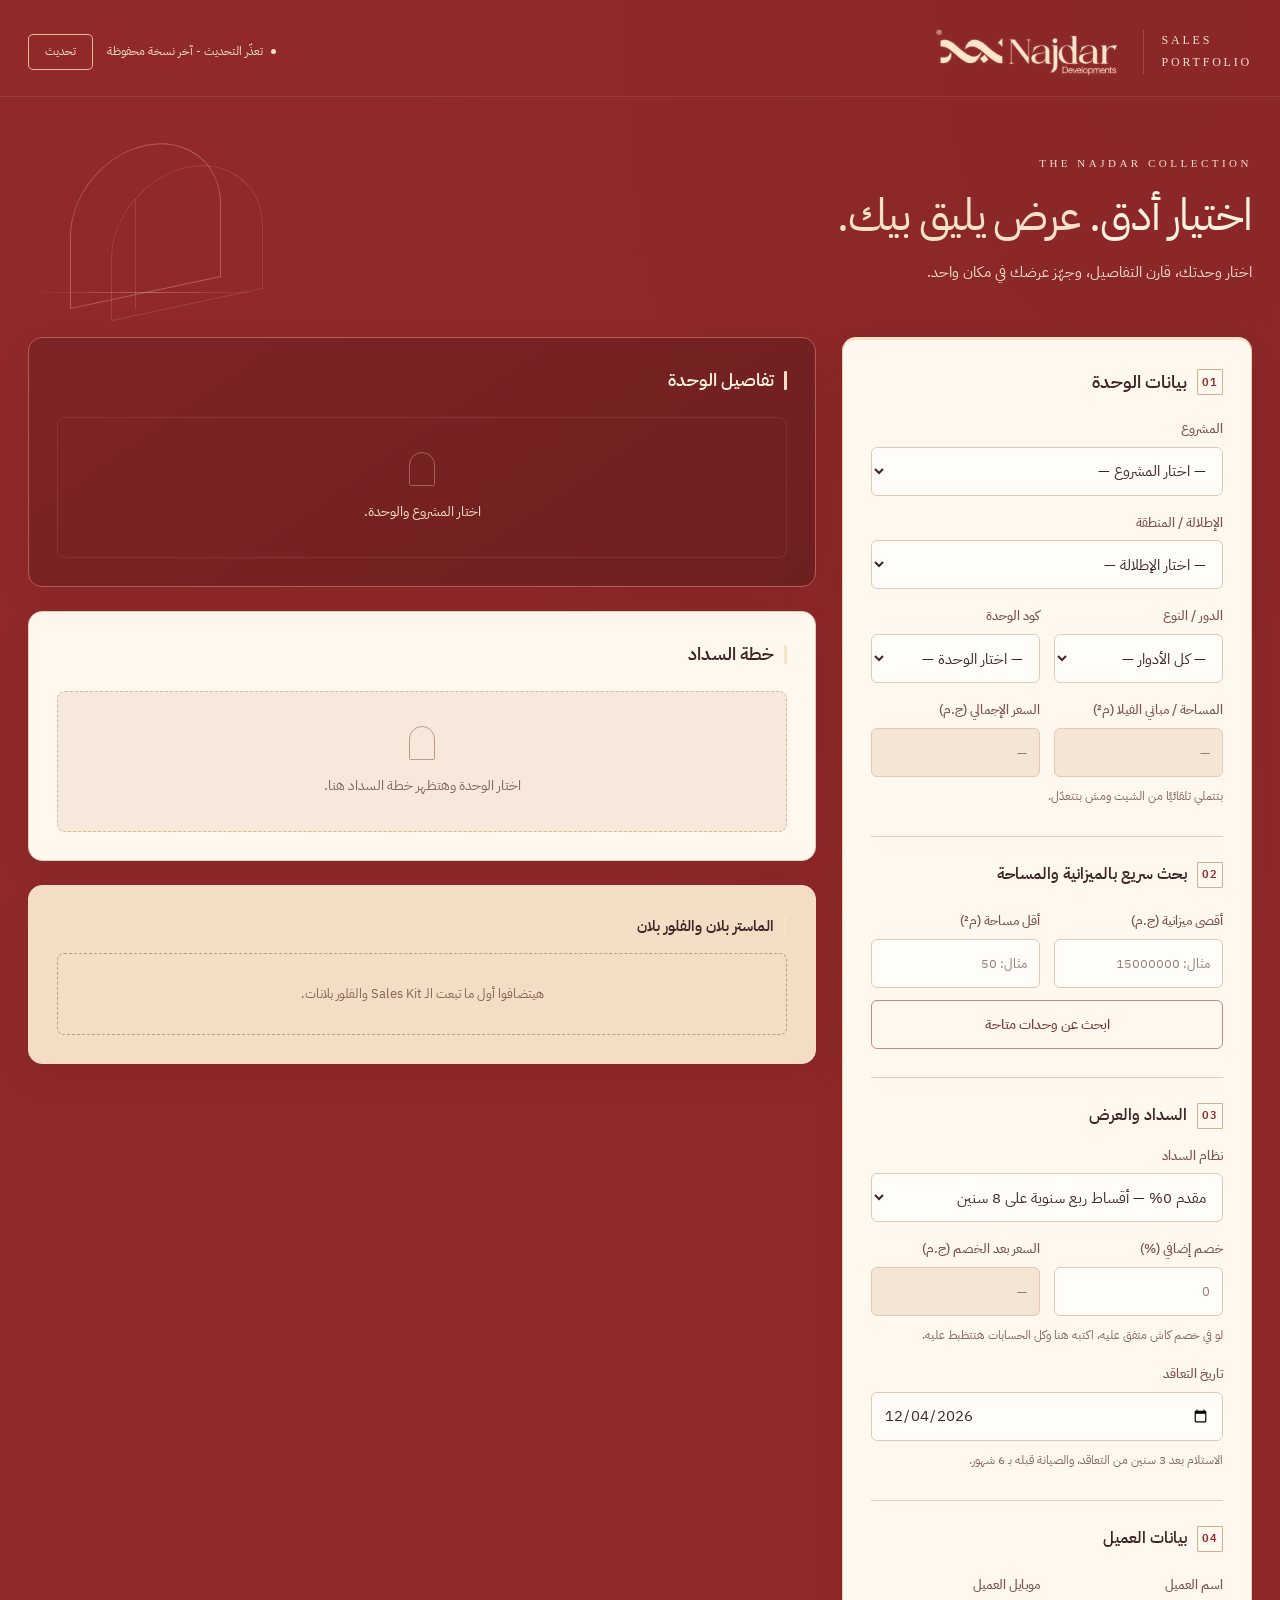
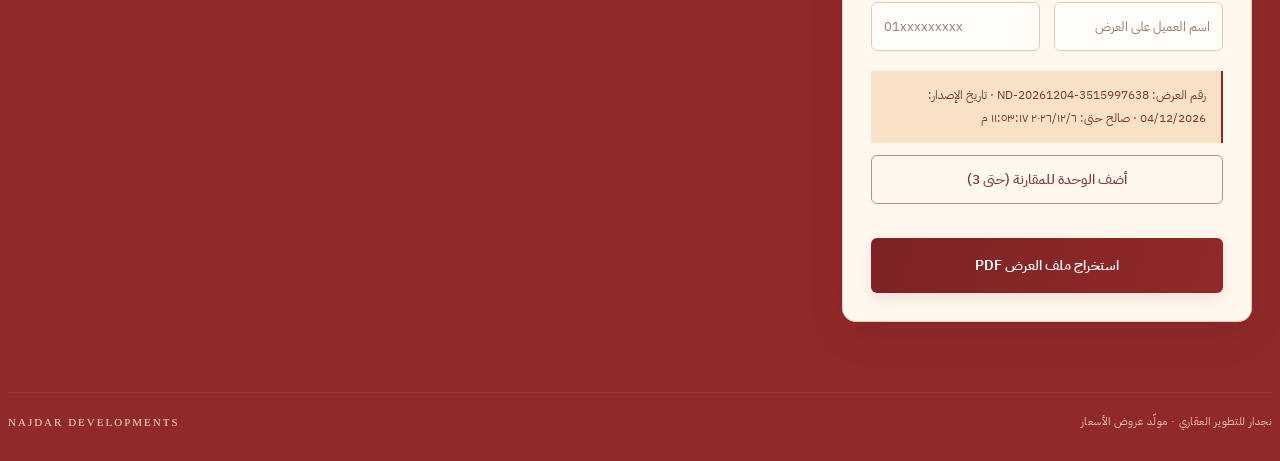
<file: index.html>
<!DOCTYPE html>
<html lang="ar" dir="rtl">
<head>
<meta charset="UTF-8">
<meta name="viewport" content="width=device-width, initial-scale=1.0, viewport-fit=cover">
<title>NAJDAR — مولّد عروض الأسعار</title>
<link rel="preload" href="5-readex-arabic-600.woff2" as="font" type="font/woff2" crossorigin>
<link rel="preload" href="4-readex-arabic-500.woff2" as="font" type="font/woff2" crossorigin>
<style>
/* arabic */
@font-face {
  font-family: 'Readex Pro';
  font-style: normal;
  font-weight: 500;
  font-display: swap;
  src: url('4-readex-arabic-500.woff2') format('woff2');
  unicode-range: U+0600-06FF, U+0750-077F, U+0870-0891, U+0897-08E1, U+08E3-08FF, U+200C-200E, U+2010-2011, U+204F, U+2E41, U+FB50-FDFF, U+FE70-FE74, U+FE76-FEFC, U+102E0-102FB, U+10E60-10E7E, U+10EC2-10EC7, U+10EC9-10EEE, U+10EF0-10EFF, U+1EE00-1EE03, U+1EE05-1EE1F, U+1EE21-1EE22, U+1EE24, U+1EE27, U+1EE29-1EE32, U+1EE34-1EE37, U+1EE39, U+1EE3B, U+1EE42, U+1EE47, U+1EE49, U+1EE4B, U+1EE4D-1EE4F, U+1EE51-1EE52, U+1EE54, U+1EE57, U+1EE59, U+1EE5B, U+1EE5D, U+1EE5F, U+1EE61-1EE62, U+1EE64, U+1EE67-1EE6A, U+1EE6C-1EE72, U+1EE74-1EE77, U+1EE79-1EE7C, U+1EE7E, U+1EE80-1EE89, U+1EE8B-1EE9B, U+1EEA1-1EEA3, U+1EEA5-1EEA9, U+1EEAB-1EEBB, U+1EEF0-1EEF1;
}
/* latin-ext */
@font-face {
  font-family: 'Readex Pro';
  font-style: normal;
  font-weight: 500;
  font-display: swap;
  src: url('8-readex-latin-ext-500.woff2') format('woff2');
  unicode-range: U+0100-02BA, U+02BD-02C5, U+02C7-02CC, U+02CE-02D7, U+02DD-02FF, U+0304, U+0308, U+0329, U+1D00-1DBF, U+1E00-1E9F, U+1EF2-1EFF, U+2020, U+20A0-20AB, U+20AD-20C4, U+2113, U+2C60-2C7F, U+A720-A7FF;
}
/* latin */
@font-face {
  font-family: 'Readex Pro';
  font-style: normal;
  font-weight: 500;
  font-display: swap;
  src: url('6-readex-latin-500.woff2') format('woff2');
  unicode-range: U+0000-00FF, U+0131, U+0152-0153, U+02BB-02BC, U+02C6, U+02DA, U+02DC, U+0304, U+0308, U+0329, U+2000-206F, U+20AC, U+2122, U+2191, U+2193, U+2212, U+2215, U+FEFF, U+FFFD;
}
/* arabic */
@font-face {
  font-family: 'Readex Pro';
  font-style: normal;
  font-weight: 600;
  font-display: swap;
  src: url('5-readex-arabic-600.woff2') format('woff2');
  unicode-range: U+0600-06FF, U+0750-077F, U+0870-0891, U+0897-08E1, U+08E3-08FF, U+200C-200E, U+2010-2011, U+204F, U+2E41, U+FB50-FDFF, U+FE70-FE74, U+FE76-FEFC, U+102E0-102FB, U+10E60-10E7E, U+10EC2-10EC7, U+10EC9-10EEE, U+10EF0-10EFF, U+1EE00-1EE03, U+1EE05-1EE1F, U+1EE21-1EE22, U+1EE24, U+1EE27, U+1EE29-1EE32, U+1EE34-1EE37, U+1EE39, U+1EE3B, U+1EE42, U+1EE47, U+1EE49, U+1EE4B, U+1EE4D-1EE4F, U+1EE51-1EE52, U+1EE54, U+1EE57, U+1EE59, U+1EE5B, U+1EE5D, U+1EE5F, U+1EE61-1EE62, U+1EE64, U+1EE67-1EE6A, U+1EE6C-1EE72, U+1EE74-1EE77, U+1EE79-1EE7C, U+1EE7E, U+1EE80-1EE89, U+1EE8B-1EE9B, U+1EEA1-1EEA3, U+1EEA5-1EEA9, U+1EEAB-1EEBB, U+1EEF0-1EEF1;
}
/* latin-ext */
@font-face {
  font-family: 'Readex Pro';
  font-style: normal;
  font-weight: 600;
  font-display: swap;
  src: url('9-readex-latin-ext-600.woff2') format('woff2');
  unicode-range: U+0100-02BA, U+02BD-02C5, U+02C7-02CC, U+02CE-02D7, U+02DD-02FF, U+0304, U+0308, U+0329, U+1D00-1DBF, U+1E00-1E9F, U+1EF2-1EFF, U+2020, U+20A0-20AB, U+20AD-20C4, U+2113, U+2C60-2C7F, U+A720-A7FF;
}
/* latin */
@font-face {
  font-family: 'Readex Pro';
  font-style: normal;
  font-weight: 600;
  font-display: swap;
  src: url('7-readex-latin-600.woff2') format('woff2');
  unicode-range: U+0000-00FF, U+0131, U+0152-0153, U+02BB-02BC, U+02C6, U+02DA, U+02DC, U+0304, U+0308, U+0329, U+2000-206F, U+20AC, U+2122, U+2191, U+2193, U+2212, U+2215, U+FEFF, U+FFFD;
}
</style>
<style>
:root{--red:#91292A;--red2:#6E1B1D;--ink:#2B1B1B;--cream:#FFE5CC;--glacier:#F3ECE3;--paper:#FCF8F2;--line:#E3D6C6;--gold:#B8863B;--mut:#7A6B62}
*{box-sizing:border-box;margin:0;padding:0}
html{scroll-padding-top:env(safe-area-inset-top,0px)}
body{padding-top:env(safe-area-inset-top,0px);padding-bottom:env(safe-area-inset-bottom,0px)}
body{font-family:'Readex Pro',sans-serif;background:var(--glacier);color:var(--ink);min-height:100dvh}
header{background:var(--red);color:#fff;padding:22px 32px;display:flex;justify-content:space-between;align-items:center;flex-wrap:wrap;gap:10px}
.brand{display:flex;align-items:center;gap:18px;direction:ltr}
.brand img{height:44px;width:auto;display:block}
.brand span{font-size:22px;font-weight:600;letter-spacing:1px;color:var(--cream);padding-inline-start:18px;border-inline-start:1px solid rgba(255,229,204,.4)}
.sync{font-size:12.5px;opacity:.9;display:flex;gap:10px;align-items:center}
.sync button{background:transparent;color:#fff;border:1px solid rgba(255,255,255,.4);border-radius:8px;padding:5px 12px;font:inherit;font-size:12px;cursor:pointer}
.wrap{max-width:1200px;margin:0 auto;padding:26px 18px 60px;display:grid;grid-template-columns:380px 1fr;gap:22px}
.wrap>*{min-width:0}
@media(max-width:940px){.wrap{grid-template-columns:1fr}}
.card{background:var(--paper);border:1px solid var(--line);border-radius:12px;padding:22px}
.card h2{font-size:16px;font-weight:600;margin-bottom:14px}
label{display:block;font-size:13px;font-weight:500;margin:14px 0 6px;color:#4a3a34}
input,select{width:100%;padding:11px 13px;border:1.5px solid var(--line);border-radius:8px;font:inherit;font-size:15px;background:#fff;color:var(--ink);min-height:46px}
input[readonly]{background:#F3ECE3;color:var(--ink);font-weight:600;cursor:default}
input:focus,select:focus,button:focus-visible,a:focus-visible{outline:2px solid var(--gold);outline-offset:1px}
.row2{display:grid;grid-template-columns:1fr 1fr;gap:12px}
.hint{font-size:12px;color:var(--mut);margin-top:5px}
.btn{width:100%;margin-top:22px;background:var(--red);color:#fff;border:none;border-radius:9px;padding:15px;font:inherit;font-size:15px;font-weight:600;cursor:pointer;display:flex;justify-content:center;align-items:center;text-decoration:none;min-height:50px}
.btn:hover{background:var(--red2)}.btn:disabled{opacity:.6;cursor:wait}
#saveBar{background:var(--cream);color:var(--red2);border:1.5px solid var(--red);margin-top:10px;display:none}
.stack{display:flex;flex-direction:column;gap:22px}
.facts{display:grid;grid-template-columns:repeat(4,1fr);gap:10px}
@media(max-width:640px){.facts{grid-template-columns:repeat(2,1fr)}}
.fact{background:#fff;border:1px solid var(--line);border-radius:8px;padding:11px 13px}
.fact span{font-size:12px;color:var(--mut)}
.fact b{display:block;font-size:16px;margin-top:3px;direction:ltr;text-align:right}
.fact.key b{color:var(--red)}
.tbl{max-height:440px;overflow:auto;border:1px solid var(--line);border-radius:8px;background:#fff;margin-top:14px}
table{width:100%;border-collapse:collapse;font-size:13px;direction:rtl}
th{position:sticky;top:0;background:var(--red);color:#fff;font-weight:500;padding:9px 10px;text-align:right}
td{padding:7px 10px;border-bottom:1px solid #f0e8dc;white-space:nowrap}
tr.dp td{background:#F6EBDD;font-weight:600}
tr.mt td{background:#FFE5CC;font-weight:600;color:var(--red2)}
tr.tot td{background:var(--red);color:#fff;font-weight:600}
.empty{padding:36px 16px;text-align:center;color:var(--mut);font-size:14px}
.ph{border:1.5px dashed var(--line);border-radius:8px;padding:26px;text-align:center;color:var(--mut);font-size:13.5px}
#toast{position:fixed;bottom:20px;left:50%;transform:translateX(-50%);background:var(--red2);color:#fff;padding:11px 18px;border-radius:9px;font-size:14px;opacity:0;transition:opacity .25s;pointer-events:none;max-width:88%;text-align:center}
h2.sec{font-size:14px;font-weight:600;margin:24px 0 2px;padding-top:16px;border-top:1px dashed var(--line)}
.btn2{width:100%;margin-top:12px;background:#fff;color:var(--red);border:1.5px solid var(--red);border-radius:9px;padding:11px;font:inherit;font-size:14px;font-weight:600;cursor:pointer;min-height:44px}
.btn2:hover{background:var(--cream)}
.offerline{margin-top:12px;background:var(--cream);border:1px solid var(--gold);border-radius:8px;padding:10px 12px;font-size:12.5px;color:var(--red2);font-weight:600;text-align:center}
#results{margin-top:12px;display:none;border:1px solid var(--line);border-radius:8px;background:#fff;max-height:280px;overflow:auto}
.resrow{display:flex;justify-content:space-between;align-items:center;gap:8px;padding:10px 12px;border-bottom:1px solid #f0e8dc;cursor:pointer;font-size:13.5px}
.resrow:hover{background:var(--cream)}
.resrow .c{font-weight:600;direction:ltr}
.resrow .d{color:var(--mut);font-size:12px}
.chips{display:flex;flex-wrap:wrap;gap:8px;margin-top:12px}
.chip{background:var(--red);color:#fff;border-radius:20px;padding:5px 12px;font-size:12.5px;display:flex;gap:8px;align-items:center;direction:ltr}
.chip button{background:transparent;border:none;color:#fff;cursor:pointer;font-size:14px;padding:0}
.cmptbl{overflow-x:auto;border:1px solid var(--line);border-radius:8px;background:#fff}
.cmptbl table{direction:rtl}
.cmptbl th,.cmptbl td{text-align:right;white-space:nowrap}
.cmptbl th:first-child{position:sticky;right:0;background:var(--red)}
.cmptbl td:first-child{position:sticky;right:0;background:#FBF7F1;font-weight:600}

</style>
<style id="premium-v4">
/* Premium visual layer. Application and PDF scripts are unchanged. */
@font-face{font-family:'Plex Arabic';font-style:normal;font-weight:400;font-display:swap;src:url('3-plex-arabic-400.ttf') format('truetype')}
@font-face{font-family:'Plex Arabic';font-style:normal;font-weight:500;font-display:swap;src:url('4-plex-arabic-500.ttf') format('truetype')}
@font-face{font-family:'Plex Arabic';font-style:normal;font-weight:600;font-display:swap;src:url('5-plex-arabic-600.ttf') format('truetype')}
:root{--red:#91292a;--red2:#6e1f20;--ink:#402526;--cream:#f7e2c7;--glacier:#91292a;--paper:#fff8ef;--line:#e5ccb5;--gold:#f7e2c7;--mut:#84655b}
body{font-family:'Plex Arabic','Readex Pro',sans-serif;background:#91292a;background-image:radial-gradient(ellipse at 90% 0,rgba(110,31,32,.2),transparent 45%);line-height:1.65;-webkit-font-smoothing:antialiased}
header{background:transparent;max-width:1320px;margin:auto;padding:28px 28px 20px;border-bottom:1px solid #ffffff17;gap:20px}
.brand{gap:22px}.brand img{height:48px}.brand span{font-family:Georgia,serif;font-weight:400;font-size:12px;letter-spacing:2.8px;line-height:1.8;max-width:120px;color:#f7e2c7;border-color:#ffffff25}
.sync{color:#f7e2c7;opacity:1;gap:14px;font-size:12px;flex-wrap:wrap}.sync span{display:flex;align-items:center;gap:8px}.sync span:before{content:'';width:5px;height:5px;border-radius:50%;background:#f7e2c7;flex-shrink:0}.sync button{border-color:#e5bd9c;border-radius:5px;min-height:36px;padding:4px 16px;color:#f7e2c7;transition:background .2s}.sync button:hover{background:#ffffff0c}
.hero{max-width:1320px;margin:0 auto;padding:48px 28px 44px;display:flex;align-items:center;justify-content:space-between;gap:36px;position:relative;overflow:hidden;color:#fff1df}
.hero-copy{position:relative;z-index:1}.eyebrow{font-family:Georgia,serif;font-size:11px;letter-spacing:3.5px;color:#f7e2c7;direction:ltr;text-align:right;margin-bottom:12px}.hero h1{font-size:clamp(30px,3.4vw,46px);font-weight:400;letter-spacing:-1.1px;line-height:1.45}.hero h1 span{color:#f7e2c7}.hero p{color:#f7e2c7;font-size:15px;font-weight:400;margin-top:13px}
.hero-art{width:235px;height:148px;position:relative;margin-inline-end:40px;flex-shrink:0;opacity:.65;direction:ltr}.hero-art:before,.hero-art:after{content:'';position:absolute;inset:0 42px;border:1px solid #f7e2c770;border-radius:110px 110px 0 0;transform:skewY(-12deg)}.hero-art:after{inset:22px 0 -12px 83px;border-color:#f7e2c736}.hero-art i{position:absolute;bottom:0;left:0;width:235px;height:1px;background:linear-gradient(90deg,transparent,#f7e2c780,transparent)}.hero-art i:after{content:'';position:absolute;width:1px;height:110px;background:#f7e2c736;left:107px;bottom:-16px}
.wrap{max-width:1320px;padding:0 28px 70px;grid-template-columns:410px minmax(0,1fr);gap:26px;align-items:start}
.card{border-radius:14px;padding:28px;border:1px solid #e5ccb5;box-shadow:0 14px 40px #00000012;overflow:hidden}.card h2{font-size:18px;font-weight:600;margin-bottom:22px;display:flex;align-items:center;gap:10px;line-height:1.6}.card h2:before{content:'';width:3px;height:19px;background:var(--gold);border-radius:1px;flex-shrink:0}
.wrap>.card{border-top:3px solid var(--gold);counter-reset:sections}.wrap>.card h2{counter-increment:sections}.wrap>.card h2:before{content:'0' counter(sections);font-size:11px;width:24px;height:24px;border:1px solid #d4b093;color:#91292a;background:transparent;display:inline-flex;align-items:center;justify-content:center;letter-spacing:1px;line-height:1;direction:ltr}
label{font-size:13px;margin:17px 0 7px;color:#79534d;font-weight:500;line-height:1.6}
input,select{border:1px solid #e3c9b1;border-radius:6px;font-size:15px;background:#fffdf9;padding:10px 12px;min-height:49px;transition:border-color .2s,box-shadow .2s;max-width:100%;font-weight:400}input:hover,select:hover{border-color:#bd8d79}input:focus,select:focus{outline:0;border-color:#91292a;box-shadow:0 0 0 3px #f7e2c720}input::placeholder{color:#987c70;font-size:13px}input[readonly]{background:#f4e5d5;border-color:#e3c9b1;font-size:16px;font-weight:600;color:#6e3530}.row2{gap:14px}.row2>div{min-width:0}.hint{font-size:12px;line-height:1.9;color:#84655b;margin-top:8px}
h2.sec{border-top:1px solid #e3c9b1;padding-top:25px;margin:28px 0 6px;font-size:16px}
.btn,.btn2{border-radius:6px;transition:background .2s,box-shadow .2s,transform .2s;min-height:49px;font-size:14px}.btn{background:linear-gradient(110deg,#7d2325,#91292a);padding:16px;box-shadow:0 5px 14px #91292a20}.btn:hover{background:#7d2325;box-shadow:0 7px 18px #91292a30}.btn2{border:1px solid #bd8d79;background:transparent;color:#7d3730;font-weight:500;padding:11px}.btn2:hover{background:#f7e2c7}.offerline{border:0;border-inline-start:2px solid #91292a;background:#f7e2c7;color:#7d3730;text-align:start;border-radius:0;font-size:12px;font-weight:400;line-height:1.9;padding:13px 15px;margin-top:20px}
.stack{gap:24px}.stack>.card:first-child{background:linear-gradient(145deg,#7e2426,#6e1f20);border-color:#b55b52;color:#fff1df;position:relative}.stack>.card:first-child h2{color:#fff1df}.stack>.card:first-child .facts{grid-template-columns:repeat(3,minmax(0,1fr));gap:1px;background:#d9ae8d45;border:1px solid #d9ae8d45;border-radius:8px;overflow:hidden}.stack>.card:first-child .fact{border:0;border-radius:0;background:#7b2325;padding:18px 16px;min-height:87px}.stack>.card:first-child .fact span{color:#e6c3a9}.stack>.card:first-child .fact b{color:#fff1df;font-size:18px;font-weight:500;line-height:1.6;overflow-wrap:anywhere}.stack>.card:first-child .fact.key{background:#91292a}.stack>.card:first-child .fact.key b{color:#f7e2c7;font-size:23px}.stack>.card:first-child .empty{color:#f7e2c7;background:transparent;border:1px solid #ffffff15}
.facts{gap:12px;grid-template-columns:repeat(3,minmax(0,1fr))}.fact{background:#f4e7d9;border:1px solid #e3c9b1;border-radius:7px;padding:16px 14px;min-width:0}.fact span{font-size:12px;line-height:1.8;display:block}.fact b{font-size:20px;line-height:1.5;margin-top:6px;font-weight:600;overflow-wrap:anywhere}.fact.key{background:#f7e2c7;border-color:#d4b093}.fact.key b{color:#91292a}
.tbl{border-radius:7px;border-color:#e3c9b1;max-height:470px;margin-top:22px;scrollbar-width:thin;scrollbar-color:#bc8d76 #f6e9dc}.tbl th,.cmptbl th{background:#91292a;color:#f7e2c7;padding:13px 14px;font-size:12px}.tbl td,.cmptbl td{padding:11px 14px;border-color:#f0ddcb}.tbl tr:nth-child(even):not(.dp):not(.mt):not(.tot) td{background:#fff8ef}.tbl tr.dp td{background:#f7e2c7}.tbl tr.mt td{background:#f2d7b9;color:#78352e}.tbl tr.tot td{background:#91292a;color:#fff1df}.cmptbl{border-radius:7px;border-color:#e3c9b1}.cmptbl th:first-child{background:#91292a}.cmptbl td:first-child{background:#f7e2c7}
.empty{padding:34px 20px;font-size:14px;font-weight:400;border:1px dashed #d8b89c;border-radius:8px;background:#f6e9dc}.empty:before{content:'';display:block;width:24px;height:32px;border:1px solid #b57c62;border-radius:16px 16px 2px 2px;margin:0 auto 14px;opacity:.75}.ph{padding:28px 22px;border:1px dashed #d8b89c;border-radius:7px;line-height:1.9;background:#f6e9dc;font-size:13px}.stack>.card:has(.ph){order:3;background:#f3ddc4;border-color:#f3ddc4}.stack>.card:has(.ph) h2{font-size:15px;margin-bottom:15px}.stack>.card:has(.ph) .ph{background:transparent;border-color:#c29a7d}
.chip{background:#91292a;color:#f7e2c7;border:1px solid #b55b52;padding:7px 12px;border-radius:5px}.chip button{min-width:24px;min-height:24px;color:#f7e2c7}.chips{gap:7px}.resrow{padding:14px 12px;border-color:#ecd4bd;font-size:13px;flex-wrap:wrap}.resrow .c:last-child{color:#91292a}.resrow:hover{background:#f7e2c7}#results{border-radius:7px}#toast{background:#f7e2c7;color:#6e1f20;box-shadow:0 8px 30px #0005;border:1px solid #c29a7d;z-index:50}#planTag{font-size:12px!important;font-weight:400;line-height:1.8}#saveBar{background:#f7e2c7;border-color:#c29a7d;color:#6e1f20}
.footer-note{max-width:1264px;margin:0 auto;padding:0 0 30px;color:#e6c3a9;font-size:11px;display:flex;justify-content:space-between;border-top:1px solid #ffffff14;padding-top:20px;gap:12px;letter-spacing:.4px}.footer-note span:last-child{direction:ltr;font-family:Georgia,serif;letter-spacing:2px;color:#f7e2c7}
@media(min-width:1500px){.hero{padding-top:55px;padding-bottom:48px}.wrap{gap:30px;grid-template-columns:430px minmax(0,1fr)}}
@media(max-width:1000px){.wrap{grid-template-columns:360px minmax(0,1fr);gap:18px}.card{padding:22px}.facts,.stack>.card:first-child .facts{grid-template-columns:repeat(2,minmax(0,1fr))}.hero-art{margin-inline-end:0;width:180px;transform:scale(.85)}.footer-note{margin-inline:28px}}
@media(max-width:850px){header{padding:22px 22px 17px}.wrap{grid-template-columns:1fr;padding:0 22px 42px;gap:22px}.hero{padding:32px 22px 30px}.hero h1{font-size:34px}.hero-art{height:110px;width:150px;transform:scale(.7);transform-origin:left center}.stack{gap:20px}.card{padding:25px}.facts,.stack>.card:first-child .facts{grid-template-columns:repeat(3,minmax(0,1fr))}.footer-note{margin-inline:22px}}
@media(max-width:520px){header{padding:20px 18px 15px;gap:18px}.brand{gap:18px}.brand img{height:39px}.brand span{font-size:9px;max-width:90px;letter-spacing:2px;padding-inline-start:15px}.sync{justify-content:space-between;width:100%;font-size:10.5px;gap:8px}.sync button{font-size:11px;min-height:34px;padding-inline:14px}.hero{padding:29px 18px 28px}.hero h1{font-size:30px;letter-spacing:-.8px}.hero p{font-size:13px;line-height:1.9;max-width:300px}.eyebrow{font-size:9px;letter-spacing:2.6px;margin-bottom:10px}.hero-art{position:absolute;inset-inline-end:-55px;top:17px;opacity:.18;transform:scale(.75);z-index:0}.hero-copy{max-width:100%}.wrap{padding:0 12px 34px;gap:18px}.card{padding:22px 17px;border-radius:10px}.card h2{font-size:17px;margin-bottom:18px}.row2{gap:10px}label{font-size:12px}.facts,.stack>.card:first-child .facts{grid-template-columns:repeat(2,minmax(0,1fr))}.fact{padding:14px 11px}.fact b{font-size:18px}.stack>.card:first-child .fact{padding:14px 12px}.stack>.card:first-child .fact b{font-size:17px}.stack>.card:first-child .fact.key b{font-size:21px}.tbl td,.tbl th{padding:10px 8px;font-size:11px}.stack .card h2{flex-wrap:wrap}.footer-note{margin-inline:18px;font-size:10px;flex-wrap:wrap}.ph{padding:20px 15px}.cmptbl{scrollbar-width:thin}input,select{font-size:16px}#plan{font-size:13px}.btn,.btn2{font-size:13px}.hint{font-size:11px}}
@media(prefers-reduced-motion:reduce){*{transition:none!important;scroll-behavior:auto!important}}

@media(max-width:520px){.row2:has(#level){grid-template-columns:1fr}.row2:has(#level) label{margin-top:13px}}


input:focus-visible,select:focus-visible,button:focus-visible,a:focus-visible{outline-color:#91292a}.sync button:focus-visible{outline-color:#f7e2c7}
</style>
</head>
<body>
<header>
  <div class="brand"><img id="logoImg" alt="Najdar Developments"><span>SALES<br>PORTFOLIO</span></div>
  <div class="sync"><span id="syncTxt">جاري تحميل الوحدات…</span><button id="refreshBtn" type="button">تحديث</button></div>
</header>
<section class="hero" aria-labelledby="page-title">
  <div class="hero-copy">
    <div class="eyebrow">THE NAJDAR COLLECTION</div>
    <h1 id="page-title">اختيار أدق. <span>عرض يليق بيك.</span></h1>
    <p>اختار وحدتك، قارن التفاصيل، وجهّز عرضك في مكان واحد.</p>
  </div>
  <div class="hero-art" aria-hidden="true"><i></i></div>
</section>
<div class="wrap">
  <div id="bldBanner" hidden style="margin:0 0 14px;padding:14px 16px;border:1px solid #c9a96b;border-right:5px solid #c9a96b;border-radius:8px;background:#fbf6ea;color:#3a2a1a;line-height:1.9">
    <b id="bldTitle"></b>
    <div id="bldMsg" style="font-size:14px"></div>
    <a href="1-masterplan-preview.html" style="font-size:13px;text-decoration:underline;color:#7a1f2b">← رجوع للماستر بلان</a>
  </div>
  <div class="card">
    <h2>بيانات الوحدة</h2>
    <label for="project">المشروع</label>
    <select id="project"></select>
    <label for="view">الإطلالة / المنطقة</label>
    <select id="view"></select>
    <div class="row2">
      <div><label for="level">الدور / النوع</label><select id="level"></select></div>
      <div><label for="unit">كود الوحدة</label><select id="unit"></select></div>
    </div>
    <div class="row2">
      <div><label for="area">المساحة / مباني الفيلا (م²)</label><input id="area" type="text" readonly tabindex="-1" placeholder="—"></div>
      <div><label for="price">السعر الإجمالي (ج.م)</label><input id="price" type="text" readonly tabindex="-1" placeholder="—"></div>
    </div>
    <div class="hint">بتتملي تلقائيًا من الشيت ومش بتتعدّل.</div>
    <h2 class="sec">بحث سريع بالميزانية والمساحة</h2>
    <div class="row2">
      <div><label for="budget">أقصى ميزانية (ج.م)</label><input id="budget" type="number" min="0" inputmode="numeric" placeholder="مثال: 15000000"></div>
      <div><label for="minArea">أقل مساحة (م²)</label><input id="minArea" type="number" min="0" inputmode="numeric" placeholder="مثال: 50"></div>
    </div>
    <button class="btn2" id="searchBtn" type="button">ابحث عن وحدات متاحة</button>
    <div id="results"></div>
    <h2 class="sec">السداد والعرض</h2>
    <label for="plan">نظام السداد</label>
    <select id="plan">
      <option value="a">مقدم 0% — أقساط ربع سنوية على 8 سنين</option>
      <option value="b">مقدم 5% — أقساط ربع سنوية على 9 سنين</option>
      <option value="c">مقدم 10% — أقساط ربع سنوية على 10 سنين</option>
    </select>
    <div class="row2">
      <div><label for="disc">خصم إضافي (%)</label><input id="disc" type="number" min="0" max="90" step="0.5" inputmode="decimal" placeholder="0"></div>
      <div><label for="netPrice">السعر بعد الخصم (ج.م)</label><input id="netPrice" type="text" readonly tabindex="-1" placeholder="—"></div>
    </div>
    <div class="hint">لو في خصم كاش متفق عليه، اكتبه هنا وكل الحسابات هتتظبط عليه.</div>
    <label for="dpDate">تاريخ التعاقد</label>
    <input id="dpDate" type="date">
    <div class="hint">الاستلام بعد 3 سنين من التعاقد، والصيانة قبله بـ 6 شهور.</div>
    <h2 class="sec">بيانات العميل</h2>
    <div class="row2">
      <div><label for="cName">اسم العميل</label><input id="cName" maxlength="45" type="text" placeholder="اسم العميل على العرض"></div>
      <div><label for="cPhone">موبايل العميل</label><input id="cPhone" maxlength="22" type="tel" inputmode="tel" placeholder="01xxxxxxxxx"></div>
    </div>
    <div class="offerline" id="offerLine"></div>
    <button class="btn2" id="cmpBtn" type="button">أضف الوحدة للمقارنة (حتى 3)</button>
    <div class="chips" id="chips"></div>
    <button class="btn" id="exportBtn" type="button">استخراج ملف العرض PDF</button>
    <a class="btn" id="saveBar" target="_blank" rel="noopener">افتح / احفظ ملف الـ PDF</a>
  </div>
  <div class="stack">
    <div class="card">
      <h2>تفاصيل الوحدة</h2>
      <div id="unitInfo"><div class="empty">اختار المشروع والوحدة.</div></div>
    </div>
    <div class="card" id="cmpCard" style="display:none">
      <h2>مقارنة الوحدات</h2>
      <div id="cmpArea"></div>
    </div>
    <div class="card">
      <h2>الماستر بلان والفلور بلان</h2>
      <div class="ph">هيتضافوا أول ما تبعت الـ Sales Kit والفلور بلانات.</div>
    </div>
    <div class="card">
      <h2>خطة السداد <span id="planTag" style="font-weight:400;font-size:13px;color:var(--mut)"></span></h2>
      <div id="payArea"><div class="empty">اختار الوحدة وهتظهر خطة السداد هنا.</div></div>
    </div>
  </div>
</div>
<footer class="footer-note"><span>نجدار للتطوير العقاري · مولّد عروض الأسعار</span><span>NAJDAR DEVELOPMENTS</span></footer>
<div id="toast" role="status"></div>
<script src="2-units-data.js"></script>
<script>
const LOGO='[data-uri]';  /* لوجو Najdar (كريمي شفاف) */
const CONFIG = {
  SHEET_XLSX_URL: 'https://docs.google.com/spreadsheets/d/1DQTmWHmKkkNNI5mcQDg3P0dzelndi-9m/export?format=xlsx',
  AVAILABLE_WORDS: ['available','متاح'],
  AUTO_REFRESH_SEC: 30,
  MAINT_PCT: 0.10,
  MAINT_MONTHS_BEFORE: 6,
  DELIVERY_MONTHS: 36,
  SALES_KIT_PAGES: [],
};
const PLANS = {
  a:{name:'0% DP — 8 Years',  ar:'مقدم 0% — 8 سنين',  dp:0,    n:32},
  b:{name:'5% DP — 9 Years',  ar:'مقدم 5% — 9 سنين',  dp:.05,  n:36},
  c:{name:'10% DP — 10 Years',ar:'مقدم 10% — 10 سنين',dp:.10,  n:40},
};
const PROJECTS = {halo:'Halo Mall', meray:'Meray 2'};
const ISSUED = new Date();
const EXPIRES = new Date(ISSUED.getTime()+48*60*60*1000);
const OFFER_NO = 'ND-' + ISSUED.getFullYear() + String(ISSUED.getMonth()+1).padStart(2,'0') + String(ISSUED.getDate()).padStart(2,'0') + '-' + String(crypto.getRandomValues(new Uint32Array(1))[0]);
const $ = id => document.getElementById(id);
$('logoImg').src=LOGO;
const fmt = n => Math.round(n).toLocaleString('en-US');
const pct = p => (p*100).toFixed(3).replace(/\.?0+$/,'') + '%';
const dstr = d => String(d.getDate()).padStart(2,'0')+'/'+String(d.getMonth()+1).padStart(2,'0')+'/'+d.getFullYear();
function addMonths(d,m){ const x=new Date(d), day=x.getDate(); x.setDate(1); x.setMonth(x.getMonth()+m); const last=new Date(x.getFullYear(),x.getMonth()+1,0).getDate(); x.setDate(Math.min(day,last)); return x; }
function toast(m,ms){ const t=$('toast'); t.textContent=m; t.style.opacity=1; clearTimeout(t._h); t._h=setTimeout(()=>t.style.opacity=0,ms||3500); }
$('offerLine').textContent = 'رقم العرض: '+OFFER_NO+' · تاريخ الإصدار: '+dstr(ISSUED)+' · صالح حتى: '+EXPIRES.toLocaleString('ar-EG',{timeZone:'Africa/Cairo'});

/* ============ تحميل الوحدات: لايف من الشيت، واحتياطي النسخة المحفوظة ============ */
const num = v => { const n=parseFloat(String(v==null?'':v).replace(/[^0-9.\-]/g,'')); return isNaN(n)?0:n; };
const isAvail = u => CONFIG.AVAILABLE_WORDS.some(w=>String(u.status||'').trim().toLowerCase()===w.toLowerCase());
function mapSheetRows(header, rows, mapper){
  const H=header.map(h=>String(h||'').trim().toLowerCase()), ix=n=>H.indexOf(n.trim().toLowerCase());
  return rows.map(r=>mapper(ix,r)).filter(u=>u&&u.code);
}
function unitsFromWorkbook(wb){
  const out=[];
  const halo=wb.Sheets['Inventory'];
  if(halo){
    const rows=XLSX.utils.sheet_to_json(halo,{header:1,defval:''});
    if(rows.length>1) out.push(...mapSheetRows(rows[0],rows.slice(1),(ix,r)=>{
      const g=n=>{const i=ix(n); return i<0?'':r[i];};
      const u={p:'halo',view:String(g('View')).trim(),level:String(g('Level')).trim(),code:String(g('Code')).trim(),
        typ:String(g('Actev.')).trim(),inA:num(g('Indoor Area')),outA:num(g('Outdoor Area')),inM:num(g('Indoor Meter Price')),
        outM:num(g('Outdoor Meter Price')),inP:num(g('INdoor Price')),outP:num(g('Outdoor Price')),total:num(g('Total Price')),status:String(g('Status')).trim()};
      if(!u.total) u.total=u.inP+u.outP;
      return u;
    }).filter(isAvail));
  }
  const mer=wb.Sheets['Meray 2 Availability'];
  if(mer){
    const rows=XLSX.utils.sheet_to_json(mer,{header:1,defval:''});
    /* الصف الأول عنوان المشروع، التاني هو الهيدر */
    const hi=rows.findIndex(r=>r.some(c=>String(c).toLowerCase().includes('villa')));
    if(hi>=0) out.push(...mapSheetRows(rows[hi],rows.slice(hi+1),(ix,r)=>{
      const g=n=>{const i=ix(n); return i<0?'':r[i];};
      const status=String(r[12]||'').trim();
      const no=String(g('VILLA NO')).trim();
      if(!no) return null;
      return {p:'meray',view:'Compound A',level:String(g('TYPE')).trim(),code:'V'+no,typ:String(g('TYPE')).trim(),
        inA:num(g('T. Building Area Net SQM')),outA:num(g('GARDEN')),inM:0,outM:0,inP:0,outP:0,
        total:num(g(' T. Price ')),status,land:num(g('Land Area SQM')),roof:num(g('open area in roof'))};
    }).filter(isAvail));
  }
  return out;
}
let UNITS=[], _xlsxP=null;
function ensureXLSX(){
  if(window.XLSX) return Promise.resolve();
  if(!_xlsxP) _xlsxP=new Promise((res,rej)=>{
    const s=document.createElement('script'); s.src='3-xlsx.full.min.js';
    s.onload=res; s.onerror=()=>{ _xlsxP=null; rej(new Error('xlsx lib failed')); };
    document.head.appendChild(s);
  });
  return _xlsxP;
}
function setUnits(list){ UNITS=list; keepSelection(fillProjects); CMP=CMP.filter(c=>findUnit(c)); renderCmp(); $('saveBar').style.display='none'; }
function syncLabel(){
  let t=''; try{ t=localStorage.getItem('nd_time'); }catch(e){}
  const tm=t?new Date(t):null;
  return tm?tm.toLocaleTimeString('ar-EG',{hour:'2-digit',minute:'2-digit'})+' '+tm.toLocaleDateString('ar-EG',{day:'numeric',month:'numeric'}):'';
}
async function loadUnits(manual){
  if(!UNITS.length){
    let cached=null;
    try{ cached=JSON.parse(localStorage.getItem('nd_units')||'null'); }catch(e){}
    setUnits((cached&&cached.length)?cached:BAKED_UNITS);
    $('syncTxt').textContent=cached?('آخر نسخة محفوظة: '+syncLabel()):'وحدات محفوظة — 21/11/2026';
  }
  if(manual) $('syncTxt').textContent='جاري التحديث…';
  try{
    await ensureXLSX();
    const r=await fetch(CONFIG.SHEET_XLSX_URL+(CONFIG.SHEET_XLSX_URL.includes('?')?'&':'?')+'t='+Date.now(),{cache:'no-store',credentials:'omit',signal:AbortSignal.timeout(15000)});
    if(!r.ok) throw new Error('HTTP '+r.status);
    const wb=XLSX.read(await r.arrayBuffer(),{type:'array'});
    const live=unitsFromWorkbook(wb);
    if(!wb.Sheets['Inventory'] || !wb.Sheets['Meray 2 Availability']) throw new Error('missing required tabs');
    setUnits(live);
    try{ localStorage.setItem('nd_units',JSON.stringify(live)); localStorage.setItem('nd_time',new Date().toISOString()); }catch(e){}
    $('syncTxt').textContent='محدّث لايف من الشيت — '+syncLabel();
    if(manual) toast('اتحدّثت الوحدات من الشيت.');
  }catch(e){
    $('syncTxt').textContent='تعذّر التحديث - آخر نسخة محفوظة '+syncLabel();
    if(manual) toast('مقدرتش أوصل للشيت لايف. بعرض آخر نسخة محفوظة.');
  }
  lastLoad=Date.now();
}
let lastLoad=0;
function keepSelection(fn){
  const pr=$('project').value, v=$('view').value, l=$('level').value, c=$('unit').value, oldP=$('price').value;
  fn();
  if(pr){ $('project').value=pr; fillViews(); }
  if(v){ $('view').value=v; fillLevels(); }
  if(l){ $('level').value=l; fillCodes(); }
  if(c){
    $('unit').value=c;
    if($('unit').value===c){ showUnit(); if(oldP && $('price').value!==oldP) toast('سعر الوحدة '+c+' اتغيّر في الشيت — راجع العرض.',6000); }
    else toast('الوحدة '+c+' بقت مش متاحة (اتباعت أو اتشالت).',6000);
  }
}
if(CONFIG.AUTO_REFRESH_SEC>0){
  setInterval(()=>{ if(!document.hidden) loadUnits(false); }, CONFIG.AUTO_REFRESH_SEC*1000);
  document.addEventListener('visibilitychange',()=>{ if(!document.hidden && Date.now()-lastLoad>3600000) loadUnits(false); });
}

/* ============ القوايم ============ */
const uniq = a => [...new Set(a)].filter(x=>x!==''&&x!=null);
function opts(list,ph){ return '<option value="">'+ph+'</option>'+list.map(v=>`<option>${v}</option>`).join(''); }
function fillProjects(){
  const ps=uniq(UNITS.map(u=>u.p));
  $('project').innerHTML='<option value="">— اختار المشروع —</option>'+ps.map(p=>`<option value="${p}">${PROJECTS[p]||p}</option>`).join('');
  fillViews();
}
function fillViews(){
  const p=$('project').value;
  $('view').innerHTML=opts(uniq(UNITS.filter(u=>!p||u.p===p).map(u=>u.view)).sort(),'— اختار الإطلالة —');
  fillLevels();
}
function fillLevels(){
  const p=$('project').value, v=$('view').value;
  const L=uniq(UNITS.filter(u=>(!p||u.p===p)&&(!v||u.view===v)).map(u=>u.level));
  $('level').innerHTML=opts(L,'— كل الأدوار —'); fillCodes();
}
function fillCodes(){
  const p=$('project').value, v=$('view').value, l=$('level').value;
  const L=UNITS.filter(u=>(!p||u.p===p)&&(!v||u.view===v)&&(!l||u.level===l));
  $('unit').innerHTML='<option value="">'+(L.length?'— اختار الوحدة —':'مفيش وحدات متاحة')+'</option>'+L.map(u=>`<option value="${u.code}">${u.code}</option>`).join('');
  showUnit();
}
const cur = () => UNITS.find(u=>u.code===$('unit').value && (!$('project').value||u.p===$('project').value) && (!$('view').value||u.view===$('view').value));
const unitArea = u => +(u.land ? u.inA : u.inA+u.outA).toFixed(2);
function discPct(){ return Math.min(Math.max(parseFloat($('disc').value)||0,0),90)/100; }
function showUnit(){
  const u=cur(), d=discPct();
  $('area').value=u?unitArea(u):'';
  $('price').value=u?Math.round(u.total):'';
  $('netPrice').value=u&&d>0?fmt(u.total*(1-d)):'';
  if(!u){ $('unitInfo').innerHTML='<div class="empty">اختار المشروع والوحدة.</div>'; renderTable(); return; }
  let facts=`<div class="fact"><span>الكود</span><b>${u.code}</b></div>
    <div class="fact"><span>المشروع</span><b>${PROJECTS[u.p]||u.p}</b></div>
    <div class="fact"><span>الإطلالة / الدور</span><b>${[u.view,u.level].filter(Boolean).join(' / ')||'—'}</b></div>
    <div class="fact"><span>النشاط</span><b>${u.typ||'—'}</b></div>`;
  if(u.land){ facts+=`<div class="fact"><span>مساحة الأرض</span><b>${u.land} م²</b></div>
    <div class="fact"><span>مساحة المباني</span><b>${u.inA} م²</b></div>
    <div class="fact"><span>الجاردن</span><b>${u.outA} م²</b></div>
    <div class="fact"><span>الروف المفتوح</span><b>${u.roof} م²</b></div>`; }
  else { facts+=`<div class="fact"><span>مساحة داخلية</span><b>${u.inA} م²</b></div>
    <div class="fact"><span>مساحة خارجية</span><b>${u.outA} م²</b></div>
    <div class="fact"><span>سعر المتر داخلي</span><b>${fmt(u.inM)}</b></div>`; }
  facts+=`<div class="fact key"><span>الإجمالي</span><b>${fmt(u.total)}</b></div>`;
  $('unitInfo').innerHTML=`<div class="facts">${facts}</div>`;
  renderTable();
}

/* ============ البحث العكسي ============ */
function doSearch(){
  const b=parseFloat($('budget').value)||0, a=parseFloat($('minArea').value)||0;
  if(!b&&!a){ toast('اكتب ميزانية أو مساحة الأول.'); return; }
  const L=UNITS.filter(u=>(!b||u.total<=b)&&(!a||unitArea(u)>=a)).sort((x,y)=>x.total-y.total);
  const R=$('results');
  if(!L.length){ R.style.display='block'; R.innerHTML='<div class="empty">مفيش وحدات مطابقة — جرّب توسّع البحث.</div>'; return; }
  R.style.display='block';
  R.innerHTML=L.slice(0,40).map(u=>`<div class="resrow" data-p="${u.p}" data-v="${u.view}" data-l="${u.level}" data-c="${u.code}">
    <span class="c">${u.code}</span><span class="d">${PROJECTS[u.p]||u.p} · ${unitArea(u)} م²</span><span class="c">${fmt(u.total)}</span></div>`).join('')
    +(L.length>40?`<div class="hint" style="padding:8px 12px">+ ${L.length-40} وحدة تانية — ضيّق البحث.</div>`:'');
  R.querySelectorAll('.resrow').forEach(el=>el.addEventListener('click',()=>{
    $('project').value=el.dataset.p; fillViews();
    $('view').value=el.dataset.v; fillLevels();
    if(el.dataset.l){ $('level').value=el.dataset.l; fillCodes(); }
    $('unit').value=el.dataset.c; showUnit();
    R.style.display='none';
    window.scrollTo({top:0,behavior:'smooth'});
    toast('اتختارت الوحدة '+el.dataset.c);
  }));
}

/* ============ حسابات السداد ============ */
function scheduleFor(u, planKey, d0, disc){
  const list=u.total, P=list*(1-(disc||0));
  if(P<=0) return null;
  const pl=PLANS[planKey], rows=[];
  const q=(1-pl.dp)/pl.n;
  if(pl.dp>0) rows.push({kind:'dp',name:'المقدم',en:'Down Payment',date:new Date(d0),amt:P*pl.dp,pct:pl.dp});
  for(let i=1;i<=pl.n;i++)
    rows.push({kind:'in',name:'القسط '+i,en:'Installment '+i,date:addMonths(d0,(pl.dp>0?i:i-1)*3),amt:P*q,pct:q});
  const mDate=addMonths(d0,CONFIG.DELIVERY_MONTHS-CONFIG.MAINT_MONTHS_BEFORE);
  const mRow={kind:'mt',name:'الصيانة (10%)',en:'Maintenance (10%)',date:mDate,amt:P*CONFIG.MAINT_PCT,pct:CONFIG.MAINT_PCT};
  const at=rows.findIndex(r=>r.date>mDate); at<0?rows.push(mRow):rows.splice(at,0,mRow);
  return {rows,P,list,pl,q,maint:mRow.amt,mDate,deliver:addMonths(d0,CONFIG.DELIVERY_MONTHS),d0,
    monthly:P*q/3, grand:P+mRow.amt};
}
function schedule(){
  const u=cur(); if(!u) return null;
  return scheduleFor(u, $('plan').value, $('dpDate').valueAsDate||new Date(), discPct());
}
function renderTable(){
  const s=schedule(); $('planTag').textContent=s?'· '+s.pl.ar:'';
  if(!s){ $('payArea').innerHTML='<div class="empty">اختار الوحدة وهتظهر خطة السداد هنا.</div>'; return; }
  const d=discPct();
  let h=`<div class="facts">
    <div class="fact"><span>السعر${d>0?' (قبل الخصم)':''}</span><b>${fmt(s.list)}</b></div>
    ${d>0?`<div class="fact key"><span>بعد خصم ${pct(d)}</span><b>${fmt(s.P)}</b></div>`:''}
    <div class="fact"><span>المقدم (${Math.round(s.pl.dp*100)}%)</span><b>${fmt(s.P*s.pl.dp)}</b></div>
    <div class="fact key"><span>القسط الربع سنوي</span><b>${fmt(s.P*s.q)}</b></div>
    <div class="fact"><span>المعادل الشهري</span><b>${fmt(s.monthly)}</b></div>
    <div class="fact"><span>الصيانة (10%) — ${dstr(s.mDate)}</span><b>${fmt(s.maint)}</b></div>
    <div class="fact key"><span>الإجمالي شامل الصيانة</span><b>${fmt(s.grand)}</b></div></div>
    <div class="hint">الاستلام المتوقع: ${dstr(s.deliver)} · الصيانة خارج السعر وبتتدفع قبل الاستلام بـ 6 شهور.</div>
    <div class="tbl"><table><thead><tr><th>البند</th><th>التاريخ</th><th>المبلغ (ج.م)</th><th>%</th></tr></thead><tbody>`;
  s.rows.forEach(r=>{ h+=`<tr class="${r.kind==='in'?'':r.kind}"><td>${r.name}</td><td>${dstr(r.date)}</td><td>${fmt(r.amt)}</td><td>${pct(r.pct)}</td></tr>`; });
  h+=`<tr class="tot"><td>الإجمالي (سعر الوحدة)</td><td></td><td>${fmt(s.P)}</td><td>100%</td></tr>
      <tr class="tot"><td>الصيانة (خارج السعر)</td><td></td><td>${fmt(s.maint)}</td><td>10%</td></tr>
      <tr class="tot"><td>الإجمالي شامل الصيانة</td><td></td><td>${fmt(s.grand)}</td><td></td></tr></tbody></table></div>`;
  $('payArea').innerHTML=h;
}

/* ============ المقارنة ============ */
let CMP=[];
function findUnit(code){ return UNITS.find(u=>u.code===code); }
function renderCmp(){
  const box=$('cmpCard');
  if(!CMP.length){ box.style.display='none'; $('chips').innerHTML=''; return; }
  box.style.display='block';
  $('chips').innerHTML=CMP.map(c=>`<span class="chip">${c}<button type="button" data-c="${c}" title="إزالة">×</button></span>`).join('');
  $('chips').querySelectorAll('button').forEach(b=>b.addEventListener('click',()=>{ CMP=CMP.filter(x=>x!==b.dataset.c); renderCmp(); }));
  const d0=$('dpDate').valueAsDate||new Date(), disc=discPct();
  const us=CMP.map(findUnit).filter(Boolean);
  const rowsDef=[
    ['المشروع',u=>PROJECTS[u.p]||u.p],
    ['الإطلالة / الدور',u=>[u.view,u.level].filter(Boolean).join(' / ')||'—'],
    ['المساحة',u=>unitArea(u)+' م²'],
    ['السعر',u=>fmt(u.total*(1-disc))],
    ['القسط الربع سنوي',u=>{const s=scheduleFor(u,$('plan').value,d0,disc);return fmt(s.P*s.q);}],
    ['المعادل الشهري',u=>{const s=scheduleFor(u,$('plan').value,d0,disc);return fmt(s.monthly);}],
    ['الصيانة (10%)',u=>{const s=scheduleFor(u,$('plan').value,d0,disc);return fmt(s.maint);}],
    ['الإجمالي شامل الصيانة',u=>{const s=scheduleFor(u,$('plan').value,d0,disc);return fmt(s.grand);}],
  ];
  let h='<div class="cmptbl"><table><thead><tr><th></th>'+us.map(u=>`<th>${u.code}</th>`).join('')+'</tr></thead><tbody>';
  rowsDef.forEach(rw=>{ h+='<tr><td>'+rw[0]+'</td>'+us.map(u=>`<td>${rw[1](u)}</td>`).join('')+'</tr>'; });
  h+='</tbody></table></div><div class="hint">الحسابات على نظام السداد والخصم المختارين حاليًا.</div>';
  $('cmpArea').innerHTML=h;
}

/* ============ PDF ============ */
const _arCache={};
function arImg(str,pt,weight,color){
  const key=str+'|'+pt+'|'+weight+'|'+color;
  if(_arCache[key]) return _arCache[key];
  const SS=3, fs=pt*SS;
  const c=document.createElement('canvas'), x=c.getContext('2d');
  x.font=weight+' '+fs+'px "Readex Pro"'; x.direction='rtl';
  const w=Math.ceil(x.measureText(str).width)+2*SS;
  c.width=w; c.height=Math.ceil(fs*1.5);
  x.font=weight+' '+fs+'px "Readex Pro"'; x.direction='rtl';
  x.fillStyle=color; x.textBaseline='alphabetic'; x.textAlign='left';
  x.fillText(str,SS,fs*1.15);
  const out={data:c.toDataURL('image/png'),w_mm:w/SS*0.2646,h_mm:c.height/SS*0.2646,asc_mm:fs*1.15/SS*0.2646};
  _arCache[key]=out; return out;
}
function arText(doc,str,x,baseY,o){
  o=o||{}; const img=arImg(String(str),o.pt||9,o.weight||500,o.color||'#2B1B1B');
  let ix=x; if(o.align==='right') ix=x-img.w_mm; else if(o.align==='center') ix=x-img.w_mm/2;
  doc.addImage(img.data,'PNG',ix,baseY-img.asc_mm,img.w_mm,img.h_mm);
  return img.w_mm;
}
function drawPaymentPage(doc,W,H,s,u){
  const INK='#2B1B1B',RED='#91292A',MUT='#7A6B62',LINE='#E3D6C6';
  doc.setFillColor('#F3ECE3'); doc.rect(0,0,W,H,'F');
  const TW=210, X0=(W-TW)/2, MT=12, HB=30; doc.setFillColor(RED); doc.rect(X0,MT,TW,HB,'F');
  doc.addImage(LOGO,'PNG',X0+TW-34,MT+3,30,30*134/522);
  arText(doc,'خطة السداد — '+s.pl.ar,X0+6,MT+9,{pt:13,weight:600,color:'#FFFFFF'});
  const info1='الوحدة: '+u.code+' · المشروع: '+(PROJECTS[u.p]||u.p)+' · '+[u.view,u.level].filter(Boolean).join(' / ');
  const info2='المساحة: '+unitArea(u)+' م² · التعاقد: '+dstr(s.d0)+' · الاستلام: '+dstr(s.deliver);
  arText(doc,info1,X0+6,MT+16,{pt:8.5,color:'#FFE5CC'});
  arText(doc,info2,X0+6,MT+22,{pt:8.5,color:'#FFE5CC'});
  const cn=$('cName').value.trim(), cp=$('cPhone').value.trim();
  arText(doc,(cn?'العميل: '+cn:'')+(cn&&cp?' · ':'')+(cp?'موبايل: '+cp:''),X0+TW-38,MT+16,{pt:8.5,color:'#FFE5CC',align:'right'});
  arText(doc,'رقم العرض: '+OFFER_NO+' · الإصدار: '+dstr(ISSUED)+' · ساري 48 ساعة',X0+TW-38,MT+22,{pt:8.5,color:'#FFE5CC',align:'right'});
  let y=MT+HB;
  arText(doc,'المعادل الشهري: '+fmt(s.monthly)+' ج.م · الإجمالي شامل الصيانة: '+fmt(s.grand)+' ج.م',X0+TW/2,y+6,{pt:9,weight:600,color:RED,align:'center'}); y+=9;
  const d=discPct();
  if(d>0){
    arText(doc,'سعر الوحدة: '+fmt(s.list)+' ج.م · خصم إضافي: '+pct(d)+' · السعر بعد الخصم: '+fmt(s.P)+' ج.م',X0+TW/2,y+7,{pt:9.5,weight:600,color:RED,align:'center'});
    y+=10;
  }
  const all=s.rows.map(r=>({ar:r.name,v:[dstr(r.date),fmt(r.amt),pct(r.pct)],kind:r.kind}));
  all.push({ar:'الإجمالي (سعر الوحدة)',v:['',fmt(s.P),'100%'],kind:'tot'});
  all.push({ar:'الصيانة (خارج السعر)',v:['',fmt(s.maint),'10%'],kind:'tot'});
  all.push({ar:'الإجمالي شامل الصيانة',v:['',fmt(s.grand),''],kind:'tot'});
  const x0=X0, tw=TW, topY=y, botY=H-13;
  const rh=Math.min(8.5,(botY-topY)/(all.length+1)), fs=Math.min(10,rh*2.0);
  const cw=[tw*.36,tw*.20,tw*.28,tw*.16];
  let yy=topY;
  const line=(arName,vals,fill,color,bold)=>{
    doc.setFillColor(fill); doc.setDrawColor(LINE); doc.rect(x0,yy,tw,rh,'FD');
    doc.setTextColor(color); doc.setFont('helvetica',bold?'bold':'normal'); doc.setFontSize(fs);
    let x=x0;
    arText(doc,arName,x+tw-4,yy+rh/2+fs*0.09,{pt:fs*0.95,weight:bold?600:500,color:color,align:'right'});
    vals.forEach((v,i)=>{ const cx=x+tw-cw[0]-cw.slice(1).slice(0,i+1).reduce((a,b)=>a+b,0);
      if(/[\u0600-\u06ff]/.test(String(v))) arText(doc,v,cx+cw[i+1]-4,yy+rh/2+fs*0.09,{pt:fs*0.95,weight:600,color,align:'right'}); else doc.text(String(v),cx+cw[i+1]-4,yy+rh/2+fs*0.125,{align:'right'}); });
    yy+=rh;
  };
  line('البند',['التاريخ','المبلغ (ج.م)','النسبة'],RED,'#FFFFFF',true);
  all.forEach((r,i)=>line(r.ar,r.v, r.kind==='mt'?'#FFE5CC':r.kind==='dp'?'#F6EBDD':r.kind==='tot'?RED:(i%2?'#FBF7F1':'#FFFFFF'), r.kind==='mt'?'#6E1B1D':r.kind==='tot'?'#FFFFFF':INK, r.kind!=='in'));
  arText(doc,'العرض ساري لمدة 48 ساعة من تاريخ الإصدار · Najdar Developments',W/2,H-6,{pt:8,color:MUT,align:'center'});
}
function drawComparePage(doc,W,H,us){
  const RED='#91292A',INK='#2B1B1B',MUT='#7A6B62',LINE='#E3D6C6';
  doc.setFillColor('#F3ECE3'); doc.rect(0,0,W,H,'F');
  const TW=210, X0=(W-TW)/2, MT=14;
  doc.setFillColor(RED); doc.rect(X0+TW-37,MT-4,37,13,'F'); doc.addImage(LOGO,'PNG',X0+TW-34,MT-2,30,30*134/522);
  arText(doc,'مقارنة الوحدات — '+PLANS[$('plan').value].ar,X0,MT+8,{pt:13,weight:600,color:RED});
  const d0=$('dpDate').valueAsDate||new Date(), disc=discPct();
  const rows=[
    ['المشروع',u=>PROJECTS[u.p]||u.p,1],
    ['الإطلالة / الدور',u=>[u.view,u.level].filter(Boolean).join(' / ')||'—',1],
    ['المساحة (م²)',u=>String(unitArea(u)),0],
    ['السعر (ج.م)',u=>fmt(u.total*(1-disc)),0],
    ['القسط الربع سنوي',u=>fmt(scheduleFor(u,$('plan').value,d0,disc).P*scheduleFor(u,$('plan').value,d0,disc).q),0],
    ['المعادل الشهري',u=>fmt(scheduleFor(u,$('plan').value,d0,disc).monthly),0],
    ['الصيانة (10%)',u=>fmt(scheduleFor(u,$('plan').value,d0,disc).maint),0],
    ['الإجمالي شامل الصيانة',u=>fmt(scheduleFor(u,$('plan').value,d0,disc).grand),0],
  ];
  const lw=52, cw=(TW-lw)/us.length; let y=MT+12, rh=12;
  const cell=(x,w,fill)=>{ doc.setFillColor(fill); doc.setDrawColor(LINE); doc.rect(x,y,w,rh,'FD'); };
  cell(X0+TW-lw,lw,RED); us.forEach((u,i)=>{ cell(X0+i*cw,cw,RED); arText(doc,u.code,X0+i*cw+cw/2,y+rh/2+3,{pt:11,weight:600,color:'#FFFFFF',align:'center'}); });
  y+=rh;
  rows.forEach((rw,ri)=>{
    const fill=ri%2?'#FBF7F1':'#FFFFFF';
    cell(X0+TW-lw,lw,fill); arText(doc,rw[0],X0+TW-4,y+rh/2+3,{pt:9,weight:600,color:INK,align:'right'});
    us.forEach((u,i)=>{ cell(X0+i*cw,cw,fill);
      if(rw[2]) arText(doc,rw[1](u),X0+i*cw+cw/2,y+rh/2+3,{pt:9,color:INK,align:'center'});
      else { doc.setTextColor(INK); doc.setFont('helvetica','normal'); doc.setFontSize(10); doc.text(String(rw[1](u)),X0+i*cw+cw/2,y+rh/2+3.5,{align:'center'}); }
    });
    y+=rh;
  });
  arText(doc,'رقم العرض: '+OFFER_NO+' · ساري 48 ساعة · Najdar Developments',W/2,H-6,{pt:8,color:MUT,align:'center'});
}
let _jspdfP=null;
function ensureJsPDF(){
  if(window.jspdf) return Promise.resolve();
  if(!_jspdfP) _jspdfP=new Promise((res,rej)=>{
    const s=document.createElement('script'); s.src='3-jspdf.umd.min.js';
    s.onload=res; s.onerror=()=>{ _jspdfP=null; rej(new Error('PDF library failed to load')); };
    document.head.appendChild(s);
  });
  return _jspdfP;
}
if('requestIdleCallback' in window) requestIdleCallback(()=>ensureJsPDF()); else setTimeout(()=>ensureJsPDF(),4000);
async function generateDoc(){
  await ensureJsPDF();
  try{ await document.fonts.load('600 16px "Readex Pro"'); await document.fonts.load('500 16px "Readex Pro"'); await document.fonts.ready; }catch(e){}
  const {jsPDF}=window.jspdf, W=420, H=297, s=schedule(), u=cur();
  const doc=new jsPDF({orientation:'landscape',unit:'mm',format:'a3',compress:true});
  CONFIG.SALES_KIT_PAGES.forEach(img=>{ doc.addImage(img,'JPEG',0,0,W,H); doc.addPage('a3','landscape'); });
  drawPaymentPage(doc,W,H,s,u);
  const us=CMP.map(findUnit).filter(Boolean);
  if(us.length>=2){ doc.addPage('a3','landscape'); drawComparePage(doc,W,H,us); }
  const nm=['Najdar-Offer',$('unit').value].filter(Boolean).join('-')+'.pdf';
  return {blob:doc.output('blob'),nm};
}
let _url=null;
$('exportBtn').addEventListener('click',async(ev)=>{
  if(!schedule()){ toast('اختار الوحدة الأول.'); return; }
  const b=$('exportBtn'); b.disabled=true; b.textContent='جاري تجهيز الملف…';
  try{
    const {blob,nm}=await generateDoc();
    if(_url) URL.revokeObjectURL(_url); _url=URL.createObjectURL(blob);
    const a=$('saveBar'); a.href=_url; a.download=nm; a.style.display='flex';
    const f=new File([blob],nm,{type:'application/pdf'});
    const isTouch=(ev&&ev.pointerType)?ev.pointerType==='touch':(matchMedia('(pointer:coarse)').matches&&!matchMedia('(any-pointer:fine)').matches);
    if(isTouch&&navigator.canShare&&navigator.canShare({files:[f]})){
      navigator.share({files:[f],title:nm}).catch(()=>{});
    }else{
      const d=document.createElement('a'); d.href=_url; d.download=nm;
      document.body.appendChild(d); d.click(); d.remove();
      toast('اتحفظ الملف في مجلد التنزيلات: '+nm);
    }
    b.textContent='✓ الملف جاهز';
  }catch(e){ toast('حصلت مشكلة أثناء الاستخراج: '+e.message); b.textContent='استخراج ملف العرض PDF'; }
  finally{ b.disabled=false; setTimeout(()=>b.textContent='استخراج ملف العرض PDF',2500); }
});

/* ============ ربط الأحداث ============ */
$('project').addEventListener('change',fillViews);
$('view').addEventListener('change',fillLevels);
$('level').addEventListener('change',fillCodes);
$('unit').addEventListener('change',showUnit);
$('searchBtn').addEventListener('click',doSearch);
$('cmpBtn').addEventListener('click',()=>{
  const u=cur(); if(!u){ toast('اختار الوحدة الأول.'); return; }
  if(CMP.includes(u.code)){ toast('الوحدة دي موجودة في المقارنة.'); return; }
  if(CMP.length>=3){ toast('المقارنة حتى 3 وحدات بس.'); return; }
  CMP.push(u.code); renderCmp();
});
['plan','dpDate','disc'].forEach(id=>$(id).addEventListener('input',()=>{ const u=cur(); if(u){ $('netPrice').value=discPct()>0?fmt(u.total*(1-discPct())):''; } renderTable(); if(CMP.length) renderCmp(); }));
['view','level','unit','project','area','price','plan','dpDate','disc','cName','cPhone'].forEach(id=>$(id).addEventListener('input',()=>$('saveBar').style.display='none'));
$('refreshBtn').addEventListener('click',()=>loadUnits(true));
$('dpDate').valueAsDate=new Date();
loadUnits(false);
</script>
<script>
/* قادم من الماستر بلان: ?building=N */
(function(){
 var n=parseInt(new URLSearchParams(location.search).get('building'),10);
 if(!(n>=1&&n<=9))return;
 var uses={1:'Branded Apartments',2:'Branded Apartments',3:'Branded Apartments',4:'Admin & Clinic',5:'Clinic',6:'Admin',7:'Commercial',8:'Commercial',9:'Commercial'};
 document.getElementById('bldTitle').textContent='9NORTH · مبنى '+n+' ('+uses[n]+')';
 document.getElementById('bldMsg').textContent='بيانات وحدات المبنى ده لسه ما اتضافتش في المولد، فمفيش وحدات متاحة معروضة له دلوقتي (ده مش معناه إنه مخلص). الوحدات اللي تحت تخص مشاريع تانية (Halo / Meray 2).';
 document.getElementById('bldBanner').hidden=false;
 var st=document.createElement('style');st.id='bldCtxStyle';st.textContent='body.bld-ctx .wrap>*:not(#bldBanner){display:none!important}body.bld-ctx .hero-art{display:none}';document.head.appendChild(st);
 document.body.classList.add('bld-ctx');
 document.getElementById('bldMsg').textContent='بيانات وحدات المبنى ده لسه ما اتضافتش، فمفيش وحدات معروضة له دلوقتي. (ده مش معناه إنه مخلص.)';
 var b=document.createElement('button');b.type='button';b.textContent='فتح المولد العام (Halo / Meray 2)';b.style.cssText='margin-top:10px;margin-right:14px;padding:6px 12px;border:1px solid #c9a96b;background:transparent;border-radius:6px;font-size:12px;cursor:pointer;color:#3a2a1a';
 b.onclick=function(){document.body.classList.remove('bld-ctx');document.getElementById('bldBanner').hidden=true};
 document.getElementById('bldBanner').appendChild(b);
})();
</script>
</body>
</html>
</file>
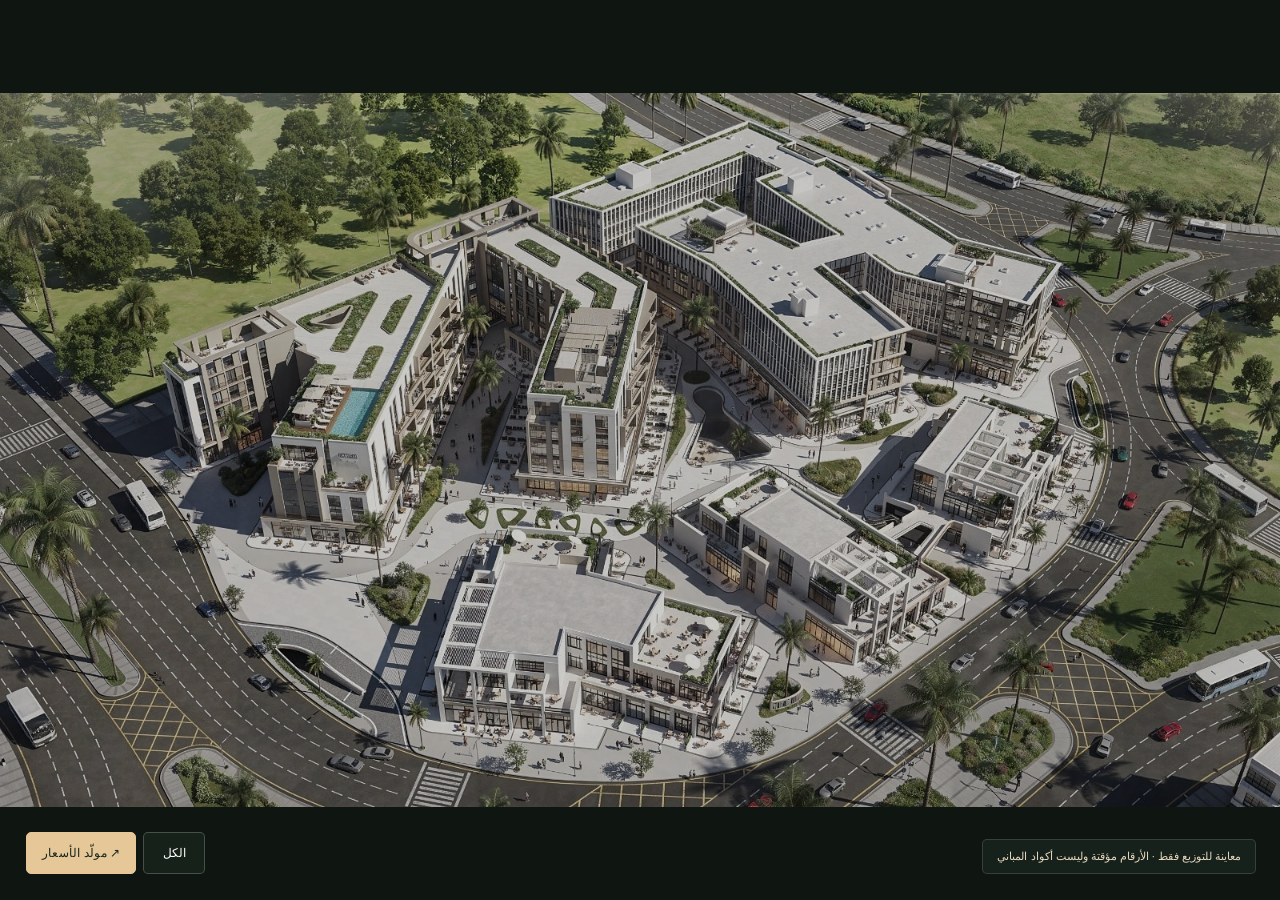
<file: 1-1-masterplan-preview.html>
<!doctype html><html data-outline-version="2" data-closeups-version="2" data-perspective-version="1" lang="ar" dir="rtl"><head><meta charset="utf-8"><meta name="viewport" content="width=device-width,initial-scale=1"><title>9NORTH | استكشف المشروع</title><link rel="stylesheet" href="2-fonts.css"><style>
*{box-sizing:border-box}body{margin:0;background:#191d19;color:#fff;font-family:'IBM Plex Sans Arabic',Tahoma,Arial,sans-serif}button,a{font:inherit}button{cursor:pointer}a{color:inherit;text-decoration:none}button:focus-visible,a:focus-visible{outline:3px solid #e5c798;outline-offset:4px}.top{height:48px;display:flex;align-items:center;justify-content:space-between;padding:0 22px;border-bottom:1px solid #ffffff20;background:#191d19}.brand{display:flex;align-items:center;gap:12px}.brand strong{font-family:Georgia,serif;font-size:20px;font-weight:400;letter-spacing:1.5px;direction:ltr}.brand small{color:#b8bcb0;font-size:9px;border-right:1px solid #ffffff30;padding-right:12px}.top a{border:1px solid #ffffff45;border-radius:4px;padding:7px 13px;font-size:11px}.layout{display:block;direction:ltr;height:100svh;min-height:560px}.scene{position:relative;overflow:hidden;display:flex;align-items:center;justify-content:center;background:#0f1611;min-width:0;height:100%}.viewport{width:100%;height:100%;overflow:auto;display:flex;align-items:center;scrollbar-width:thin}.canvas{position:relative;width:100%;flex-shrink:0;transition:width .25s}.canvas img{display:block;width:100%;height:auto;filter:brightness(.8) saturate(.8)}.canvas svg{position:absolute;inset:0;width:100%;height:100%;display:block;overflow:visible}.zone{vector-effect:non-scaling-stroke;stroke-linejoin:round}.zone{fill:#e5c79812;stroke:#ead4b0;stroke-width:1.5;cursor:pointer;transition:fill .3s ease,stroke .3s ease,filter .3s ease}.scene .canvas .zone:hover,.scene .canvas .zone.active{fill:#ffce7f3d;stroke:transparent;stroke-width:0;filter:drop-shadow(0 0 12px rgba(255,200,120,.95)) drop-shadow(0 0 32px rgba(255,180,90,.55))}.scene .canvas .zone:focus{fill:#ffce7f59;outline:none;stroke:#fff;stroke-width:2;filter:drop-shadow(0 0 12px rgba(255,200,120,.95))}@media(hover:none){.scene .canvas .zone:hover{fill:transparent;stroke:none;filter:none}.scene .canvas .zone:active{fill:#ffce7f59;stroke:transparent;filter:drop-shadow(0 0 12px rgba(255,200,120,.95)) drop-shadow(0 0 32px rgba(255,180,90,.55))}}.marker{position:absolute;transform:translate(-50%,-50%);width:31px;height:31px;border:1px solid #e1c296;border-radius:50%;background:#18221bee;color:#f6e4c8;box-shadow:0 4px 20px #0008;display:grid;place-items:center;font-family:Georgia,serif;font-size:17px;padding:0}.marker.active,.marker:hover{background:#e1c296;color:#17211a;transform:translate(-50%,-50%) scale(1.15)}.scene-top{position:absolute;top:22px;right:24px;direction:rtl;pointer-events:none;background:#18221ae6;padding:9px 14px;border:1px solid #ffffff25;border-radius:4px;font-size:11px;color:#efe2ca}.controls{position:absolute;bottom:26px;left:26px;display:flex;gap:7px;direction:ltr}.controls button{width:42px;height:42px;border:1px solid #ffffff35;background:#17231cec;color:#fff;border-radius:5px;font-size:20px}.controls button:last-child{width:62px;font-size:12px}.controls .quote-link{height:42px;display:inline-flex;align-items:center;padding:0 15px;border:1px solid #e5c798;background:#e5c798;color:#19271d;border-radius:5px;font-size:12px;letter-spacing:.2px}.scene-note{position:absolute;bottom:26px;right:24px;background:#17231ce6;border:1px solid #ffffff25;border-radius:5px;padding:10px 14px;font-size:11px;direction:rtl;color:#e7d9c0;max-width:55%}.side{direction:rtl;padding:34px 26px;overflow:auto;background:#f2ecdf;color:#27372b}.eyebrow{font-family:Georgia,serif;letter-spacing:2px;font-size:10px;color:#8b7655}.side h1{font-size:28px;font-weight:500;line-height:1.6;margin:10px 0 8px}.intro{font-size:13px;line-height:1.95;color:#61705f;margin:0 0 23px}.grid{display:grid;grid-template-columns:repeat(9,1fr);gap:4px;direction:ltr}.grid button{padding:8px 0;background:transparent;border:1px solid #c6c7b9;color:#4d5e4f;border-radius:3px;font-size:13px}.grid button.active{background:#293c2c;color:#fff;border-color:#293c2c}.detail{margin-top:23px;padding-top:22px;border-top:1px solid #cbd0c1}.detail h2{font-size:21px;font-weight:500;margin:0 0 12px}.badge{display:inline-flex;align-items:center;gap:7px;font-size:11px;color:#756044;padding:6px 9px;background:#e5dccb;border-radius:3px}.badge:before{content:'';width:6px;height:6px;border-radius:50%;background:#9a8668}.detail p{font-size:13px;color:#63715f;line-height:2;margin:16px 0}.empty{padding:18px 14px;border:1px dashed #b3b9a8;border-radius:4px;font-size:12px;line-height:1.9;color:#65745f}.return{display:block;text-align:center;background:#293c2c;color:#fff;padding:13px 12px;font-size:12px;border-radius:4px;margin-top:20px}.legend{border-top:1px solid #cbd0c1;margin-top:27px;padding-top:19px;font-size:10px;line-height:2;color:#78816f}.legend strong{display:block;color:#465542;font-weight:500;font-size:11px;margin-bottom:6px}.legend-row{display:flex;flex-wrap:wrap;gap:12px}.dot{width:6px;height:6px;border-radius:50%;display:inline-block;margin-left:4px}.green{background:#6a9975}.amber{background:#bc995b}.red{background:#b77565}.disclaimer{margin-top:13px;font-size:10px;color:#7b806f;line-height:1.9}.fade{animation:fade .25s ease}@keyframes fade{from{opacity:.4}to{opacity:1}}@media(min-width:1600px){.layout{grid-template-columns:minmax(0,1fr) 390px}.side{padding:40px}}@media(max-width:850px){.top{height:44px;padding:0 14px}.brand strong{font-size:17px}.brand small{display:none}.top a{font-size:10px;padding:6px 10px}.layout{height:100svh;min-height:0;display:block}.scene{height:100%;min-height:0}.side{padding:25px 22px}.side h1{font-size:24px}.intro{margin-bottom:17px}.scene-top{top:13px;right:13px;font-size:10px;padding:6px 9px}.scene-note{bottom:14px;right:13px;max-width:55%;font-size:9px;padding:7px 10px}.controls{bottom:14px;left:13px;gap:4px}.controls button{width:33px;height:35px;font-size:18px}.controls button:last-child{width:45px;font-size:10px}.controls .quote-link{height:35px;padding:0 11px;font-size:10px}.marker{width:24px;height:24px;font-size:14px}.zone{stroke-width:1.2}.grid{max-width:450px}.detail{margin-top:19px;padding-top:18px}.legend{margin-top:22px}}@media(prefers-reduced-motion:reduce){*{animation:none!important;transition:none!important}}
[hidden]{display:none!important}.canvas.is-closeup{transition:none}.canvas .closeup-image{filter:none;min-height:180px}.canvas.is-closeup svg,.canvas.is-closeup .marker,.canvas.is-closeup .master-image{display:none}.back-plan{position:absolute;top:22px;left:24px;padding:10px 15px;background:#f2ecdf;color:#27372b;border:1px solid #e1c296;border-radius:5px;font-size:12px;box-shadow:0 4px 20px #0004;z-index:2}.scene-top{max-width:48%}.scene-note{pointer-events:none}.canvas.is-loading .closeup-image{opacity:.25}.scene.is-closeup .scene-note{max-width:53%}@media(max-width:850px){.back-plan{top:13px;left:13px;font-size:10px;padding:8px 10px}.scene-top{max-width:45%}.canvas .closeup-image{min-height:0}}
.veil{position:absolute;inset:0;background:#0f1611;opacity:0;pointer-events:none;z-index:1}
.zone-tip{position:absolute;z-index:6;pointer-events:none;background:#17231ce6;border:1px solid #e5c79866;color:#f6e4c8;padding:7px 12px;border-radius:4px;font-size:12px;direction:ltr;letter-spacing:.4px;transform:translate(-50%,-135%);white-space:nowrap;font-family:Georgia,serif;box-shadow:0 4px 18px #0006}
.scene.is-flying .viewport{overflow:hidden}.scene.is-flying .canvas{transition:none;will-change:transform}.scene.is-flying .closeup-image{will-change:transform,opacity}.scene.is-flying .closeup-actions{visibility:hidden}
.scene.is-flying .controls,.scene.is-flying .back-plan{pointer-events:none;opacity:.55}

/* Keep hit areas interactive while leaving the aerial unobstructed. */
.canvas .marker{display:none}
.canvas .zone,.canvas .zone:hover,.canvas .zone.active,.canvas .zone:focus{fill:transparent;stroke:none;outline:none;pointer-events:all}
/* Building entrances: lazy video and inline playback. */
.entrance-button{position:absolute;bottom:27px;left:50%;transform:translateX(-50%);z-index:3;min-height:46px;padding:11px 28px;border:1px solid #e5c798;border-radius:5px;background:#e5c798;color:#19271d;font-family:Georgia,serif;font-size:17px;letter-spacing:.6px;box-shadow:0 5px 24px #0006}.entrance-button:hover{background:#f2dfbf}.entrance-player{position:absolute;inset:0;z-index:3;display:grid;place-items:center;background:#0f1611}.entrance-player video{display:block;width:100%;height:100%;object-fit:contain}.scene.is-playing .back-plan{z-index:5}.scene.is-playing .scene-top{z-index:4}.scene.is-playing .controls,.scene.is-playing .scene-note{display:none}@media(max-width:850px){.entrance-button{bottom:62px;padding:10px 25px;min-height:44px;font-size:16px}.scene.is-playing .scene-top{display:none}}
/* Full-view first-person walk: no blur, no player frame. */
.entrance-player{position:fixed;inset:0;z-index:100;background:#0f1611;overflow:hidden;display:block;isolation:isolate}.entrance-player video{position:absolute;inset:0;width:100%;height:100%;object-fit:cover;object-position:50% 54%;opacity:0;z-index:1}.walk-image{position:absolute;max-width:none;transform-origin:0 0;z-index:2;will-change:transform;filter:none}.walk-caption{position:absolute;bottom:max(32px,env(safe-area-inset-bottom));left:50%;transform:translateX(-50%);z-index:4;padding:10px 18px;border:1px solid #e5c79855;border-radius:30px;color:#f5ead6;background:#17231cb8;font-size:12px;direction:rtl;pointer-events:none}.walk-exit{position:absolute;top:max(20px,env(safe-area-inset-top));left:20px;z-index:5;background:#f2ecdfed;color:#27372b;border:1px solid #e1c296;border-radius:5px;padding:10px 15px;font-size:12px;min-height:44px}.walk-play{position:absolute;left:50%;top:50%;transform:translate(-50%,-50%);z-index:5;border:1px solid #e5c798;border-radius:6px;background:#e5c798;color:#19271d;padding:15px 25px}.scene.is-playing .back-plan{visibility:hidden}body.is-walking{overflow:hidden}@media(max-width:850px){.walk-exit{left:13px;top:max(13px,env(safe-area-inset-top));font-size:11px}.entrance-player video{object-position:50% 54%}.walk-caption{font-size:11px;white-space:nowrap}}
.scene.is-plaza .canvas{height:100%;transition:none}.scene.is-plaza .closeup-image{width:100%;height:100%;object-fit:contain;object-position:center}.scene.is-plaza .controls,.scene.is-plaza .scene-note{display:none}
/* Inventory button + paper overlay */
.inv-hover{position:absolute;z-index:6;transform:translate(-50%,0);padding:8px 18px;border:1px solid #e5c798;border-radius:5px;background:#e5c798;color:#19271d;font-family:Georgia,serif;font-size:15px;letter-spacing:.5px;box-shadow:0 5px 22px #0008;direction:ltr;white-space:nowrap}
.inv-hover:hover{background:#f2dfbf}
.closeup-actions{position:absolute;bottom:27px;left:50%;transform:translateX(-50%);z-index:3;display:flex;gap:10px;direction:ltr}
.closeup-actions .entrance-button{position:static;transform:none}
.inv-closeup{min-height:46px;padding:11px 24px;border:1px solid #e5c798;border-radius:5px;background:#17231ce6;color:#f6e4c8;font-family:Georgia,serif;font-size:17px;letter-spacing:.6px;box-shadow:0 5px 24px #0006}
.inv-closeup:hover{background:#22301f}
.scene.is-playing .closeup-actions{display:none}
/* Flat letterhead, palette drawn from the masterplan's stone, landscape and pool. */
.paper-veil{position:fixed;inset:0;z-index:120;background:#18201bcc;display:grid;place-items:center;padding:24px;overflow:auto;overscroll-behavior:contain}
.paper{position:relative;width:min(660px,100%);min-height:min(870px,calc(100svh - 48px));max-height:calc(100svh - 48px);overflow:auto;display:flex;flex-direction:column;background:#fafaf6;color:#30392f;border:1px solid #d9dcd1;border-radius:0;box-shadow:0 14px 50px #0006;padding:46px 44px 26px;direction:rtl;transform:none}
.paper-letterhead{display:flex;justify-content:space-between;align-items:center;gap:20px;padding-bottom:22px;border-bottom:1px solid #c8cec0;position:relative;margin-bottom:30px}
.paper-letterhead:after{content:'';position:absolute;bottom:-2px;right:0;width:32%;height:4px;background:#566648;border-left:24px solid #76a5a4}
.paper-brand{direction:ltr;font-family:Georgia,serif;font-size:34px;letter-spacing:2px;line-height:1.1;color:#3c4b35}
.paper-brand small{display:block;font-family:Arial,sans-serif;font-size:9px;letter-spacing:3.5px;margin-top:9px;color:#717c69}
.paper-eyebrow{font-size:11px;color:#697461;line-height:1.9}
.paper-eyebrow span{display:block;font-family:Arial,sans-serif;letter-spacing:1.7px;font-size:8px;direction:ltr;text-align:right;color:#7b8572}
.paper-heading{margin-bottom:22px}
.paper h2{font-size:26px;font-weight:500;color:#34452e;margin:0 0 4px;line-height:1.5}
.paper-sub{font-size:13px;color:#78806f;margin:0;line-height:1.8}
.paper table{width:100%;border-collapse:collapse;table-layout:fixed;font-size:13px}
.paper th{background:#4b5c40;color:#fff;font-weight:500;padding:12px 4px;font-size:12px;border-inline-end:1px solid #ffffff24}
.paper th:first-child{width:23%}.paper th:nth-child(3){width:24%}
.paper td{padding:12px 5px;border-bottom:1px solid #dfe3d7;color:#4a5543;text-align:center}
.paper-empty{position:relative;flex:1;min-height:260px;text-align:center;color:#7a8372;display:flex;flex-direction:column;align-items:center;justify-content:center;gap:8px;background:repeating-linear-gradient(to bottom,transparent 0,transparent 47px,#e7eade 47px,#e7eade 48px);border-bottom:1px solid #d6dccd;margin-bottom:36px}
.paper-empty span,.paper-empty small{background:#fafaf6;padding:2px 14px}.paper-empty span{font-size:14px;color:#68775e}.paper-empty small{font-size:12px;line-height:1.8}
.paper-footer{margin-top:auto;display:flex;align-items:center;justify-content:space-between;gap:16px;padding-top:15px;border-top:1px solid #c8cec0;position:relative;color:#7a8471;font-size:10px}
.paper-footer:before{content:'';position:absolute;top:-2px;left:0;width:26%;height:3px;background:#566648}
.paper-footer span:last-child{font-family:Arial,sans-serif;letter-spacing:2px;font-size:8px;direction:ltr}
.paper-close{position:absolute;top:8px;left:8px;width:36px;height:36px;border:0;background:transparent;color:#4b5c40;font-size:16px;z-index:2;border-radius:0}
.paper-close:hover{background:#e8ecdf}.paper-close:focus-visible{outline-color:#566648;outline-offset:-3px}
@media(max-width:850px){.closeup-actions{bottom:62px}.inv-closeup{padding:10px 20px;min-height:44px;font-size:16px}.inv-hover{font-size:13px;padding:7px 14px}}
@media(max-width:600px){.paper-veil{padding:16px}.paper{padding:48px 20px 22px;min-height:min(720px,calc(100svh - 32px));max-height:calc(100svh - 32px)}.paper-letterhead{margin-bottom:26px;padding-bottom:20px;gap:12px}.paper-brand{font-size:28px}.paper-brand small{font-size:8px;letter-spacing:2.5px}.paper-eyebrow{font-size:10px}.paper h2{font-size:24px}.paper-sub{font-size:12px}.paper-heading{margin-bottom:20px}.paper th{padding:11px 3px;font-size:10px;line-height:1.6}.paper-empty{min-height:230px;margin-bottom:28px}.paper-footer{font-size:9px}.paper-footer span:last-child{font-size:7px;letter-spacing:1.3px}}
@media(max-height:600px){.paper-veil{place-items:start center}.paper{min-height:640px;max-height:none}}

/* Illustrative floor plans: floor -> unit journey on the same flat paper (concept only, no real layouts) */
.fp-closeup{min-height:46px;padding:11px 24px;border:1px solid #e5c798;border-radius:5px;background:#17231ce6;color:#f6e4c8;font-family:Georgia,serif;font-size:17px;letter-spacing:.6px;box-shadow:0 5px 24px #0006}
.fp-closeup:hover{background:#22301f}
.fp-body{flex:1;display:flex;gap:26px;min-height:0}
.fp-rail{display:flex;flex-direction:column;gap:8px;justify-content:center;flex-shrink:0}
.fp-rail-label{font-size:10px;color:#78816f;text-align:center;margin-bottom:4px}
.fp-rail button{min-width:66px;padding:12px 8px;border:1px solid #c6c7b9;background:transparent;color:#4d5e4f;border-radius:4px;font-size:13px}
.fp-rail button.active{background:#293c2c;color:#fff;border-color:#293c2c}
.fp-stage{flex:1;min-width:0;display:flex;align-items:center;justify-content:center}
.fp-stage svg{width:100%;height:auto;display:block}
.fp-unit{fill:#76a5a41f;stroke:#566648;stroke-width:1.6;cursor:pointer;transition:fill .25s}
.fp-unit:hover,.fp-unit:focus{fill:#e5c79866;outline:none}
.fp-unit text{fill:#3c4b35;font-size:16px;pointer-events:none;font-family:'IBM Plex Sans Arabic',Tahoma,Arial,sans-serif}
.fp-room{fill:none;stroke:#a9b29d;stroke-width:1}
.fp-wall{fill:none;stroke:#3c4b35;stroke-width:2.6}
.fp-core{fill:#e7eade;stroke:#8a947f;stroke-width:1.2}
.fp-rlabel{font-size:13px;fill:#4d5e4f;font-family:'IBM Plex Sans Arabic',Tahoma,Arial,sans-serif}
.fp-note{margin-top:18px;font-size:11px;color:#8a6d3b;background:#f5eedd;border:1px dashed #c9b384;border-radius:4px;padding:10px 14px;line-height:1.9}
.fp-back{margin:0 0 16px;align-self:flex-start;background:transparent;border:1px solid #566648;color:#3c4b35;border-radius:4px;padding:9px 16px;font-size:12px}
.fp-back:hover{background:#e8ecdf}
@media(max-width:850px){.inv-closeup,.fp-closeup{min-height:44px;padding:10px 18px;font-size:15px}.closeup-actions{gap:6px}}
@media(max-width:600px){.fp-body{flex-direction:column-reverse;gap:14px}.fp-rail{flex-direction:row;flex-wrap:wrap;justify-content:center}.fp-rail-label{width:100%;margin-bottom:0}.fp-rail button{min-width:56px;padding:10px 8px}}
</style></head><body><main class="layout"><section class="scene" aria-label="الماستر بلان التفاعلي"><div class="viewport" id="viewport"><div class="canvas" id="canvas"><img class="master-image" src="9-clarity-3-masterplan-render.webp" alt="رندر جوي لمشروع 9NORTH من نجدار"><img class="closeup-image" id="closeupImage" alt="" decoding="async" hidden><svg viewBox="0 0 1435 801" aria-label="مناطق مبدئية لتأكيد توزيع المباني"><polygon tabindex="0" role="button" aria-label="منطقة مبدئية 1" data-zone="1" class="zone" points="184,300 194,291 194,277 270,255 295,245 329,263 330,284 311,292 308,374 288,394 231,421 215,419 206,402 200,352"><title>منطقة 1 - ترقيم مبدئي</title></polygon><polygon tabindex="0" role="button" aria-label="منطقة مبدئية 2" data-zone="2" class="zone" points="296,245 455,181 454,164 474,146 572,116 602,136 600,145 535,167 529,193 524,249 511,302 491,349 472,398 451,463 434,507 302,497 301,457 303,416 310,389 331,322 329,283 330,263"><title>منطقة 2 - ترقيم مبدئي</title></polygon><polygon tabindex="0" role="button" aria-label="منطقة مبدئية 3" data-zone="3" class="zone" points="537,161 586,144 721,210 726,218 716,300 719,354 712,431 699,452 581,441 579,425 590,335 612,279 627,223 585,202 552,186 537,179"><title>منطقة 3 - ترقيم مبدئي</title></polygon><polygon tabindex="0" role="button" aria-label="منطقة مبدئية 4" data-zone="4" class="zone" points="617,115 838,31 891,50 893,87 855,98 850,124 838,130 835,88 682,149 683,186 619,158"><title>منطقة 4 - ترقيم مبدئي</title></polygon><polygon tabindex="0" role="button" aria-label="منطقة مبدئية 5" data-zone="5" class="zone" points="850,94 897,76 963,112 1069,169 1088,171 1187,192 1185,217 1172,251 1165,298 1141,333 1052,302 1047,273 1003,261 985,226 919,204 942,160 892,136 852,115"><title>منطقة 5 - ترقيم مبدئي</title></polygon><polygon tabindex="0" role="button" aria-label="منطقة مبدئية 6" data-zone="6" class="zone" points="714,149 793,121 838,137 846,157 882,170 916,158 942,160 919,193 975,236 1017,262 1021,279 1012,301 1010,350 997,368 924,388 895,377 895,357 854,326 809,291 767,260 735,239 717,223"><title>منطقة 6 - ترقيم مبدئي</title></polygon><polygon tabindex="0" role="button" aria-label="منطقة مبدئية 7" data-zone="7" class="zone" points="1074,341 1184,370 1187,394 1171,453 1162,475 1141,519 1066,500 1040,489 1038,479 991,466 992,440 1022,393"><title>منطقة 7 - ترقيم مبدئي</title></polygon><polygon tabindex="0" role="button" aria-label="منطقة مبدئية 8" data-zone="8" class="zone" points="754,469 854,422 959,478 972,495 1062,550 1065,577 1049,603 978,644 950,637 904,615 902,599 851,571 831,568 791,540 790,526 755,509"><title>منطقة 8 - ترقيم مبدئي</title></polygon><polygon tabindex="0" role="button" aria-label="منطقة مبدئية 9" data-zone="9" class="zone" points="524,503 556,489 580,491 600,500 653,502 676,516 674,539 741,556 744,574 834,584 842,596 813,699 799,725 752,716 645,685 642,714 556,714 493,701 486,677 489,639 501,577"><title>منطقة 9 - ترقيم مبدئي</title></polygon><polygon tabindex="0" role="button" aria-label="الساحة المنخفضة" data-zone="10" class="zone plaza-zone" points="783,331 796,330 809,335 817,345 817,357 823,370 839,384 857,399 859,405 847,410 828,415 809,418 787,413 774,406 778,394 785,379 787,368 786,360 780,352 776,343 778,336"></polygon></svg><button class="marker" style="left:17.56098%;top:41.57303%" data-zone="1" aria-label="افتح المنطقة المبدئية 1">1</button><button class="marker" style="left:29.40767%;top:35.33084%" data-zone="2" aria-label="افتح المنطقة المبدئية 2">2</button><button class="marker" style="left:46.06272%;top:37.95256%" data-zone="3" aria-label="افتح المنطقة المبدئية 3">3</button><button class="marker" style="left:51.63763%;top:13.10861%" data-zone="4" aria-label="افتح المنطقة المبدئية 4">4</button><button class="marker" style="left:75.19164%;top:28.83895%" data-zone="5" aria-label="افتح المنطقة المبدئية 5">5</button><button class="marker" style="left:62.57840%;top:33.70787%" data-zone="6" aria-label="افتح المنطقة المبدئية 6">6</button><button class="marker" style="left:76.58537%;top:52.55930%" data-zone="7" aria-label="افتح المنطقة المبدئية 7">7</button><button class="marker" style="left:62.99652%;top:65.91760%" data-zone="8" aria-label="افتح المنطقة المبدئية 8">8</button><button class="marker" style="left:43.97213%;top:76.02996%" data-zone="9" aria-label="افتح المنطقة المبدئية 9">9</button></div></div><div class="closeup-actions" id="closeupActions"><button class="inv-closeup" id="invCloseup" hidden>Inventory</button><button class="fp-closeup" id="fpCloseup" hidden>المساقط</button><button class="entrance-button" id="entranceButton" aria-label="Entrance - ادخل مبنى 6" hidden>Entrance ↗</button></div><div class="entrance-player" id="entrancePlayer" hidden><img class="walk-image" id="walkImage" alt=""><div class="walk-caption" id="walkCaption" role="status"></div><button class="walk-exit" id="walkExit">رجوع للماستر بلان ←</button><button class="walk-play" id="walkPlay" hidden>متابعة الدخول ▶</button><video id="entranceVideo" playsinline webkit-playsinline preload="none" aria-label="جولة داخل مبنى 6"></video></div><div class="veil" id="veil"></div><div class="zone-tip" id="zoneTip" hidden></div><button class="back-plan" id="backPlan" hidden>رجوع للماستر بلان ←</button><div class="controls"><a class="quote-link" href="./?v=5">مولّد الأسعار ↗</a><button id="reset" aria-label="عرض كامل المخطط">الكل</button></div><div class="scene-note" id="sceneNote" role="status">معاينة للتوزيع فقط · الأرقام مؤقتة وليست أكواد المباني</div><button class="inv-hover" id="invHover" hidden>Inventory</button></section></main><div class="paper-veil" id="paperVeil" hidden>
<div class="paper" role="dialog" aria-modal="true" aria-label="Inventory - وحدات المبنى">
<button class="paper-close" id="paperClose" aria-label="اقفل">✕</button>
<header class="paper-letterhead"><div class="paper-eyebrow">قائمة الوحدات المتاحة<span>BUILDING INVENTORY</span></div><div class="paper-brand">9NORTH<small>PROJECT INVENTORY</small></div></header>
<div class="paper-heading"><h2 id="paperTitle">مبنى</h2><p class="paper-sub" id="paperSub"></p></div>
<table><thead><tr><th>كود الوحدة</th><th>النوع</th><th>المساحة (م²)</th><th>الدور</th><th>الحالة</th></tr></thead><tbody id="paperRows"></tbody></table>
<div class="paper-empty"><span>مساحة قائمة الوحدات</span><small>سيتم إضافة بيانات الوحدات لاحقًا</small></div>
<footer class="paper-footer"><span>9NORTH · قائمة خاصة بالمبنى</span><span>AVAILABLE UNITS</span></footer>
</div>
<div class="paper-veil" id="fpVeil" hidden>
<div class="paper" role="dialog" aria-modal="true" aria-label="مساقط توضيحية للمبنى">
<button class="paper-close" id="fpClose" aria-label="اقفل">✕</button>
<header class="paper-letterhead"><div class="paper-eyebrow">مساقط توضيحية<span>ILLUSTRATIVE FLOOR PLANS</span></div><div class="paper-brand">9NORTH<small>FLOOR PLANS</small></div></header>
<div class="paper-heading"><h2 id="fpTitle">مبنى</h2><p class="paper-sub" id="fpSub"></p></div>
<button class="fp-back" id="fpBack" hidden>رجوع لمسقط الدور ←</button>
<div class="fp-body" id="fpBody"></div>
<div class="fp-note">المساقط المعروضة نموذج توضيحي لشكل التصفح فقط، وليست مخططات حقيقية للمشروع: الأكواد والتقسيمات والأدوار والمساحات غير نهائية ولا تعبر عن توفر فعلي.</div>
<footer class="paper-footer"><span>9NORTH · مساقط توضيحية</span><span>ILLUSTRATIVE ONLY</span></footer>
</div>
</div><script>
let zoom=1,selectedZone=null,flying=false;
const canvas=document.getElementById('canvas'), closeup=document.getElementById('closeupImage'), backPlan=document.getElementById('backPlan'), scene=document.querySelector('.scene'), note=document.getElementById('sceneNote'), veil=document.getElementById('veil'), viewport=document.getElementById('viewport');
const entranceButton=document.getElementById('entranceButton'), entrancePlayer=document.getElementById('entrancePlayer'), entranceVideo=document.getElementById('entranceVideo');
const walkImage=document.getElementById('walkImage'),walkCaption=document.getElementById('walkCaption'),walkPlay=document.getElementById('walkPlay');
let entranceRun=0,walkAnimation=null,walkDone=false,videoReady=false,videoRevealed=false;
const SHARED_ENTRANCE='5-building-1-2-3-entrance.mp4';
const ENTRANCES={1:{src:SHARED_ENTRANCE,x:.38,y:.82},2:{src:SHARED_ENTRANCE,x:.38,y:.82},3:{src:SHARED_ENTRANCE,x:.65,y:.81},5:{src:'1-1-19-building-5-entrance.mp4',x:.58,y:.78},6:{src:'1-18-building-6-entrance.mp4',x:.53,y:.81},8:{src:'3-building-8-entrance.mp4',x:.38,y:.81},9:{src:'4-building-9-entrance.mp4',x:.44,y:.81}};
function syncEntrance(){entranceButton.setAttribute('aria-label','Entrance - ادخل مبنى '+selectedZone);entranceButton.hidden=!(ENTRANCES[selectedZone]&&!flying&&!canvas.classList.contains('is-loading')&&!scene.classList.contains('is-playing'))}
function stopEntrance(){entranceRun++;walkDone=false;videoReady=false;videoRevealed=false;if(walkAnimation){walkAnimation.cancel();walkAnimation=null}entrancePlayer.getAnimations({subtree:true}).forEach(a=>a.cancel());entranceVideo.pause();entranceVideo.onplaying=null;entrancePlayer.hidden=true;walkImage.hidden=false;walkPlay.hidden=true;walkCaption.hidden=false;entranceVideo.style.opacity='0';scene.classList.remove('is-playing');document.body.classList.remove('is-walking');entranceButton.hidden=true;if(entranceVideo.hasAttribute('src')){entranceVideo.removeAttribute('src');entranceVideo.load()}}
async function revealEntrance(run){
 if(run!==entranceRun||!walkDone||!videoReady||videoRevealed)return;
 videoRevealed=true;walkCaption.hidden=true;walkPlay.hidden=true;
 try{entranceVideo.currentTime=0}catch(e){}
 entranceVideo.style.opacity='1';
 const fade=walkImage.animate([{opacity:1},{opacity:0}],{duration:reducedMotion()?0:340,easing:'ease-out',fill:'forwards'});
 const appear=entranceVideo.animate([{transform:'scale(1.06)'},{transform:'scale(1)'}],{duration:reducedMotion()?0:750,easing:'cubic-bezier(.16,.84,.3,1)',fill:'backwards'});
 try{await entranceVideo.play()}catch(e){if(run===entranceRun){walkPlay.hidden=false;walkCaption.hidden=false;walkCaption.textContent='اضغط للمتابعة إلى المدخل';}}
 try{await fade.finished}catch(e){}
 if(run!==entranceRun)return;
 walkImage.hidden=true;fade.cancel();appear.finished.then(()=>appear.cancel()).catch(()=>{});
}
entranceButton.addEventListener('click',async()=>{
 const entrance=ENTRANCES[selectedZone];
 if(!entrance||flying||scene.classList.contains('is-playing'))return;
 entranceVideo.setAttribute('aria-label','جولة داخل مبنى '+selectedZone);
 setZoom(fitZoom());centerView();
 const rect=closeup.getBoundingClientRect(),W=window.innerWidth,H=window.innerHeight,run=++entranceRun;
 walkDone=false;videoReady=false;videoRevealed=false;walkImage.hidden=false;walkPlay.hidden=true;walkCaption.hidden=true;
 walkImage.src=closeup.currentSrc||closeup.src;
 walkImage.style.width=rect.width+'px';walkImage.style.height=rect.height+'px';walkImage.style.left='0';walkImage.style.top='0';
 entranceButton.hidden=true;entrancePlayer.hidden=false;scene.classList.add('is-playing');document.body.classList.add('is-walking');
 // Fast punch-in toward the entrance: one short ease-out zoom, no fake walk.
 const s=Math.max(Math.max(W/rect.width,H/rect.height)*2.05,H*.5/(rect.height*.19)),targetX=W*.5-rect.width*entrance.x*s,targetY=H*.54-rect.height*entrance.y*s;
 walkAnimation=walkImage.animate([
  {transform:`translate(${rect.left}px,${rect.top}px) scale(1)`,offset:0},
  {transform:`translate(${rect.left+(targetX-rect.left)*.62}px,${rect.top+(targetY-rect.top)*.62}px) scale(${1+(s-1)*.62})`,offset:.62},
  {transform:`translate(${targetX}px,${targetY}px) scale(${s})`,offset:1}
 ],{duration:reducedMotion()?0:520,easing:'cubic-bezier(.25,.7,.25,1)',fill:'forwards'});
 // Play within the tap gesture to keep mobile playback permission, hold the first frame, then crossfade at the zoom's peak.
 entranceVideo.onplaying=()=>{if(run!==entranceRun)return;if(!videoRevealed){entranceVideo.pause();videoReady=true;revealEntrance(run)}};
 if(entranceVideo.getAttribute('src')!==entrance.src){entranceVideo.preload='auto';entranceVideo.src=entrance.src}
 const start=entranceVideo.play();if(start)start.catch(()=>{if(run!==entranceRun)return;walkPlay.hidden=false;walkCaption.hidden=false;walkCaption.textContent='اضغط للمتابعة إلى المدخل';});
 try{await walkAnimation.finished}catch(e){return}
 if(run!==entranceRun)return;
 // If the clip is still late, keep a slow creep so the frame never stalls or cuts to black.
 if(!videoReady&&walkPlay.hidden){
  walkCaption.hidden=false;walkCaption.textContent='جاري تجهيز المشهد…';
  walkAnimation=walkImage.animate([{transform:`translate(${targetX}px,${targetY}px) scale(${s})`},{transform:`translate(${targetX}px,${targetY}px) scale(${s*1.07})`}],{duration:1600,easing:'ease-out',fill:'forwards'});
 }
 walkDone=true;
 revealEntrance(run);
});
walkPlay.addEventListener('click',()=>{const run=entranceRun;entranceVideo.play().then(()=>{videoReady=true;walkPlay.hidden=true;revealEntrance(run)}).catch(()=>{walkPlay.hidden=false})});
document.getElementById('walkExit').onclick=()=>cinematicToMaster();
entranceVideo.addEventListener('ended',()=>{stopEntrance();cinematicToMaster()});
entranceVideo.addEventListener('error',()=>{if(!entranceVideo.hasAttribute('src'))return;stopEntrance();note.textContent='الفيديو لم يتحمل. اضغط Entrance للمحاولة مرة تانية.';syncEntrance()});
const defaultNote='معاينة للتوزيع فقط · الأرقام مؤقتة وليست أكواد المباني';
const MARKER_POS={1:[17.56,41.57],2:[29.41,35.33],3:[46.06,37.95],4:[51.64,13.11],5:[75.19,28.84],6:[62.58,33.71],7:[76.59,52.56],8:[63,65.92],9:[43.97,76.03],10:[57,46]};
const reducedMotion=()=>window.matchMedia('(prefers-reduced-motion: reduce)').matches;
// Perspective is a brief 2.5D move between still renders, not a 3D model.
function perspectivePose(pos,amount,landing=false){
 const mobile=window.matchMedia('(max-width:850px)').matches;
 const depth=mobile?900:1500,turn=Math.max(-8,Math.min(8,(50-pos[0])*.24))*(mobile?.75:1);
 if(landing)return `perspective(${depth}px) translateY(${amount*2}%) rotateX(${-amount*9}deg) rotateY(${-turn*amount*.55}deg) scale(${1+amount*.08})`;
 return `perspective(${depth}px) translate(${(50-pos[0])*amount}%, ${(50-pos[1])*amount}%) rotateX(${amount*(mobile?11:15)}deg) rotateY(${turn*amount}deg) scale(${1+amount*1.25})`;
}
const QUALITY_CLOSEUPS={1:'1-clarity-10-building-1-2.webp',2:'1-clarity-10-building-1-2.webp',3:'2-clarity-11-building-3.webp',4:'3-clarity-12-building-4.webp',5:'4-clarity-13-building-5.webp',6:'5-clarity-14-building-6.webp',7:'6-clarity-15-building-7.webp',8:'7-clarity-16-building-8.webp',9:'8-clarity-17-building-9.webp',10:'10-clarity-sunken-plaza.webp'};
function closeupSrc(n){return QUALITY_CLOSEUPS[n]}
function clearSelection(){document.querySelectorAll('[data-zone]').forEach(el=>{el.classList.remove('active');if(el.tagName==='BUTTON')el.setAttribute('aria-pressed','false')})}
const ZONE_LABELS={1:'Branded Apartments',2:'Branded Apartments',3:'Branded Apartments',4:'Admin & Clinic',5:'Clinic',6:'Admin',7:'Commercial',8:'Commercial',9:'Commercial',10:'Sky Light'};
const zoneTip=document.getElementById('zoneTip');
if(window.matchMedia('(hover: hover)').matches){document.querySelectorAll('.zone').forEach(z=>{const show=e=>{if(canvas.classList.contains('is-closeup')||flying){zoneTip.hidden=true;return}const r=scene.getBoundingClientRect();zoneTip.textContent=ZONE_LABELS[z.dataset.zone]||'';if(!zoneTip.textContent){zoneTip.hidden=true;return}zoneTip.style.left=(e.clientX-r.left)+'px';zoneTip.style.top=(e.clientY-r.top)+'px';zoneTip.hidden=false};z.addEventListener('mousemove',show);z.addEventListener('mouseleave',()=>{zoneTip.hidden=true})});}
function selectZone(n){
 n=Number(n);if(!Number.isInteger(n)||n<1||n>10)return;stopEntrance();selectedZone=n;scene.classList.toggle('is-plaza',n===10);zoneTip.hidden=true;
 document.querySelectorAll('[data-zone]').forEach(el=>{const selected=el.dataset.zone===String(n);el.classList.toggle('active',selected);if(el.tagName==='BUTTON')el.setAttribute('aria-pressed',String(selected))});
 canvas.classList.add('is-closeup','is-loading');scene.classList.add('is-closeup');closeup.hidden=false;backPlan.hidden=false;closeup.alt=n===10?'الساحة المنخفضة والشلال':'الصورة المقربة للمبنى '+n;
 
 note.textContent='جاري تحميل الصورة المقربة…';
 closeup.src=closeupSrc(n);
 setZoom(fitZoom());centerView();
 if(closeup.complete&&closeup.naturalWidth)showImageReady();
 syncEntrance();syncInvCloseup();invHover.hidden=true;
 if(window.matchMedia('(max-width:850px)').matches)scene.scrollIntoView({behavior:'smooth',block:'start'});
}
function preloadEntrance(){const e=ENTRANCES[selectedZone];if(!e||scene.classList.contains('is-playing'))return;if(entranceVideo.getAttribute('src')!==e.src){entranceVideo.preload='auto';entranceVideo.src=e.src;entranceVideo.load()}}
function showImageReady(){if(selectedZone===null||closeup.hidden)return;setZoom(zoom);canvas.classList.remove('is-loading');note.textContent='المبنى '+selectedZone+' · صورة مقربة · الترقيم مبدئي';syncEntrance();preloadEntrance()}
closeup.addEventListener('load',showImageReady);
closeup.addEventListener('error',()=>{canvas.classList.remove('is-loading');note.textContent='الصورة لم تتحمل. اختار رقم المبنى للمحاولة مرة تانية.'});
function showMasterplan(){stopEntrance();selectedZone=null;scene.classList.remove('is-plaza');canvas.style.height='';canvas.classList.remove('is-closeup','is-loading');scene.classList.remove('is-closeup');closeup.hidden=true;backPlan.hidden=true;clearSelection();note.textContent=defaultNote;setZoom(fitZoom());centerView();syncInvCloseup()}
async function cinematicToZone(n){
 n=Number(n);if(!Number.isInteger(n)||n<1||n>10||flying)return;
 if(selectedZone===n&&canvas.classList.contains('is-closeup'))return;
 if(reducedMotion()){selectZone(n);return}
 const fromMaster=!canvas.classList.contains('is-closeup'),pos=MARKER_POS[n];
 stopEntrance();zoneTip.hidden=true;invHover.hidden=true;
 flying=true;scene.classList.add('is-flying');
 // Decode the destination first so a slow connection never creates a blank landing.
 const pre=new Image();pre.src=closeupSrc(n);
 if(!pre.complete){note.textContent='جاري تجهيز صورة المبنى…';try{await pre.decode()}catch(e){}}
 try{
  if(fromMaster){
   setZoom(fitZoom());centerView();
   canvas.style.transformOrigin=pos[0]+'% '+pos[1]+'%';
   const dive=canvas.animate([{transform:perspectivePose(pos,0)},{transform:perspectivePose(pos,.38),offset:.5},{transform:perspectivePose(pos,1)}],{duration:420,easing:'cubic-bezier(.4,0,.3,1)',fill:'forwards'});
   const shade=veil.animate([{opacity:0},{opacity:0,offset:.35},{opacity:.78}],{duration:420,easing:'ease-in',fill:'forwards'});
   await dive.finished;dive.cancel();shade.cancel();canvas.style.transformOrigin='';
  }else{
   const shade=veil.animate([{opacity:0},{opacity:.78}],{duration:140,fill:'forwards'});
   await shade.finished;shade.cancel();
  }
  selectZone(n);
  const landing=closeup.animate([{transform:perspectivePose(pos,1,true),opacity:.55},{transform:perspectivePose(pos,0,true),opacity:1}],{duration:280,easing:'cubic-bezier(.16,.84,.3,1)',fill:'backwards'});
  veil.animate([{opacity:.78},{opacity:0}],{duration:220,easing:'ease-out',fill:'forwards'});
  await landing.finished;
 }catch(e){}finally{
  canvas.getAnimations().forEach(a=>a.cancel());closeup.getAnimations().forEach(a=>a.cancel());veil.getAnimations().forEach(a=>a.cancel());
  canvas.style.transformOrigin='';flying=false;scene.classList.remove('is-flying');syncEntrance();syncInvCloseup();
 }
}
async function cinematicToMaster(){
 if(flying||selectedZone===null)return;
 stopEntrance();
 if(reducedMotion()){showMasterplan();return}
 const pos=MARKER_POS[selectedZone];
 flying=true;scene.classList.add('is-flying');
 note.textContent='بنرجع للماستر بلان…';
 try{
  const rise=closeup.animate([{transform:perspectivePose(pos,0,true),opacity:1},{transform:perspectivePose(pos,.8,true),opacity:.55}],{duration:220,easing:'ease-in',fill:'forwards'});
  const shade=veil.animate([{opacity:0},{opacity:.78}],{duration:220,easing:'ease-in',fill:'forwards'});
  await rise.finished;rise.cancel();shade.cancel();showMasterplan();
  canvas.style.transformOrigin=pos[0]+'% '+pos[1]+'%';
  const ascend=canvas.animate([{transform:perspectivePose(pos,1)},{transform:perspectivePose(pos,0)}],{duration:380,easing:'cubic-bezier(.16,.84,.3,1)',fill:'backwards'});
  veil.animate([{opacity:.78},{opacity:0}],{duration:320,easing:'ease-out',fill:'forwards'});
  await ascend.finished;
 }catch(e){}finally{
  canvas.getAnimations().forEach(a=>a.cancel());closeup.getAnimations().forEach(a=>a.cancel());veil.getAnimations().forEach(a=>a.cancel());
  canvas.style.transformOrigin='';flying=false;scene.classList.remove('is-flying');syncEntrance();syncInvCloseup();
 }
}
backPlan.onclick=cinematicToMaster;
document.addEventListener('keydown',e=>{if(e.key==='Escape'&&!fpVeil.hidden){if(fpUnit){renderFpFloor()}else{closeFp()}return}if(e.key==='Escape'&&!paperVeil.hidden){closePaper();return}if(e.key==='Escape'&&selectedZone){cinematicToMaster();document.querySelector('.zone').focus()}});
document.querySelectorAll('[data-zone]').forEach(el=>{el.addEventListener('click',()=>cinematicToZone(el.dataset.zone));if(el.tagName!=='BUTTON')el.addEventListener('keydown',e=>{if(e.key==='Enter'||e.key===' '){e.preventDefault();cinematicToZone(el.dataset.zone)}})});
function fitZoom(){const h=viewport.clientHeight,w=viewport.clientWidth;if(h<=w)return 1;const ratio=selectedZone&&closeup.naturalWidth?closeup.naturalWidth/closeup.naturalHeight:1600/893;const imgH=Math.min(w,h*ratio)/ratio;return Math.min(3,Math.max(1,h/imgH))}
function centerView(){viewport.scrollTo(Math.max(0,(viewport.scrollWidth-viewport.clientWidth)/2),Math.max(0,(viewport.scrollHeight-viewport.clientHeight)/2))}
function setZoom(z){if(selectedZone===10){zoom=1;canvas.style.width='100%';canvas.style.height='100%';canvas.style.margin='0';viewport.style.alignItems='center';return}canvas.style.height='';zoom=Math.max(1,Math.min(3,z));const base=selectedZone&&closeup.naturalWidth?Math.min(viewport.clientWidth,viewport.clientHeight*closeup.naturalWidth/closeup.naturalHeight):viewport.clientWidth;canvas.style.width=(base*zoom)+'px';canvas.style.margin=zoom===1?'auto':'0';viewport.style.alignItems=zoom>1?'flex-start':'center';}
document.getElementById('reset').onclick=()=>{setZoom(1);viewport.scrollTo(0,0)};setZoom(fitZoom());centerView();window.addEventListener('resize',()=>setZoom(zoom));

/* Inventory: hover button + paper overlay (concept only, no live unit data yet) */
const invHover=document.getElementById('invHover'),invCloseup=document.getElementById('invCloseup'),paperVeil=document.getElementById('paperVeil'),paperTitle=document.getElementById('paperTitle'),paperSub=document.getElementById('paperSub'),paperClose=document.getElementById('paperClose');
let invHoverZone=null,invHideTimer=null;
function invAvailable(n){return Number.isInteger(n)&&n>=1&&n<=9}
function positionInvHoverAt(x,y){const sr=scene.getBoundingClientRect();let top=y-sr.top+18;if(top+48>sr.height)top=y-sr.top-52;invHover.style.left=Math.min(Math.max(x-sr.left,60),sr.width-60)+'px';invHover.style.top=top+'px'}
function showInvHover(n,x,y){if(!invAvailable(n)||canvas.classList.contains('is-closeup')||flying||!paperVeil.hidden)return;invHoverZone=n;clearTimeout(invHideTimer);if(x!==undefined)positionInvHoverAt(x,y);invHover.hidden=false}
function hideInvHoverSoon(){clearTimeout(invHideTimer);invHideTimer=setTimeout(()=>{invHover.hidden=true;invHoverZone=null},280)}
if(window.matchMedia('(hover: hover)').matches){
 document.querySelectorAll('.zone').forEach(z=>{const zn=Number(z.dataset.zone);z.addEventListener('mouseenter',e=>showInvHover(zn,e.clientX,e.clientY));z.addEventListener('mousemove',e=>showInvHover(zn,e.clientX,e.clientY));z.addEventListener('mouseleave',hideInvHoverSoon)});
 document.querySelectorAll('.marker').forEach(m=>{m.addEventListener('mouseenter',()=>clearTimeout(invHideTimer));m.addEventListener('mouseleave',hideInvHoverSoon)});
 invHover.addEventListener('mouseenter',()=>clearTimeout(invHideTimer));
 invHover.addEventListener('mouseleave',hideInvHoverSoon);
}
function syncInvCloseup(){const show=invAvailable(selectedZone)&&!flying;invCloseup.hidden=!show;fpCloseup.hidden=!show}
function openPaper(n){if(!invAvailable(n))return;paperTitle.textContent='مبنى '+n;paperSub.textContent=(ZONE_LABELS[n]||'')+' · الوحدات المتاحة';paperVeil.hidden=false;invHover.hidden=true;paperClose.focus()}
function closePaper(){paperVeil.hidden=true}
invHover.addEventListener('click',()=>openPaper(invHoverZone));
invCloseup.addEventListener('click',()=>openPaper(selectedZone));
paperClose.addEventListener('click',closePaper);
paperVeil.addEventListener('click',e=>{if(e.target===paperVeil)closePaper()});
/* Illustrative floor plans: masterplan -> building -> floor -> unit (concept only, no real layouts, areas or availability) */
const fpCloseup=document.getElementById('fpCloseup'),fpVeil=document.getElementById('fpVeil'),fpClose=document.getElementById('fpClose'),fpTitle=document.getElementById('fpTitle'),fpSub=document.getElementById('fpSub'),fpBody=document.getElementById('fpBody'),fpBack=document.getElementById('fpBack');
const FP_FLOORS=[{id:'4',label:'٤'},{id:'3',label:'٣'},{id:'2',label:'٢'},{id:'1',label:'١'},{id:'G',label:'أرضي'}];
let fpZone=null,fpFloor='1',fpUnit=null;
const AR_D='٠١٢٣٤٥٦٧٨٩';
function arNum(x){return String(x).replace(/[0-9]/g,d=>AR_D[+d])}
function fpUnits(f){return f==='G'?['G1','G2','G3','G4']:[f+'1',f+'2',f+'3',f+'4']}
function fpUnitName(c){return c[0]==='G'?'وحدة أرضي '+arNum(c.slice(1)):'وحدة '+arNum(c)}
function floorplateSvg(f){
 const u=fpUnits(f);
 const units=[
  {x:60,y:60,w:320,h:190,c:u[0],rooms:'M60 155 H240 M240 60 V250'},
  {x:520,y:60,w:320,h:190,c:u[1],rooms:'M660 60 V155 M520 155 H660'},
  {x:60,y:310,w:320,h:190,c:u[2],rooms:'M60 405 H240 M240 310 V500'},
  {x:520,y:310,w:320,h:190,c:u[3],rooms:'M660 310 V405 M520 405 H660'}];
 let g='';
 for(const r of units){
  g+='<g class="fp-unit" tabindex="0" role="button" data-unit="'+r.c+'" aria-label="'+fpUnitName(r.c)+' (توضيحي)"><rect x="'+r.x+'" y="'+r.y+'" width="'+r.w+'" height="'+r.h+'"/><path class="fp-room" d="'+r.rooms+'"/><text x="'+(r.x+r.w/2)+'" y="'+(r.y+r.h/2+6)+'" text-anchor="middle">'+fpUnitName(r.c)+'</text></g>';
 }
 return '<svg viewBox="0 0 900 560" role="img" aria-label="مسقط توضيحي للدور">'
 +'<rect class="fp-wall" x="60" y="60" width="780" height="440"/>'
 +'<rect class="fp-core" x="380" y="60" width="140" height="440"/>'
 +'<text class="fp-rlabel" x="450" y="272" text-anchor="middle">سلالم ومصاعد</text>'
 +'<path class="fp-room" d="M60 250 H380 M60 310 H380 M520 250 H840 M520 310 H840" stroke-dasharray="5 5"/>'
 +'<text class="fp-rlabel" x="220" y="285" text-anchor="middle">طرقة</text><text class="fp-rlabel" x="680" y="285" text-anchor="middle">طرقة</text>'
 +g+'</svg>';
}
function unitPlanSvg(){
 return '<svg viewBox="0 0 700 560" role="img" aria-label="مسقط توضيحي للوحدة">'
 +'<rect class="fp-wall" x="40" y="30" width="620" height="500"/>'
 +'<path class="fp-room" d="M40 330 H400 M400 30 V330 M400 190 H660 M540 190 V330 M40 330 V530 M260 330 V530 M480 330 V530 M480 430 H660"/>'
 +'<path class="fp-wall" d="M40 30 H660 V530 H40 Z" fill="none"/>'
 +'<text class="fp-rlabel" x="220" y="190" text-anchor="middle" font-size="17">ريسبشن</text>'
 +'<text class="fp-rlabel" x="530" y="115" text-anchor="middle">مطبخ</text>'
 +'<text class="fp-rlabel" x="470" y="265" text-anchor="middle">حمام</text>'
 +'<text class="fp-rlabel" x="600" y="265" text-anchor="middle">مدخل</text>'
 +'<text class="fp-rlabel" x="150" y="435" text-anchor="middle">غرفة نوم ١</text>'
 +'<text class="fp-rlabel" x="370" y="435" text-anchor="middle">غرفة نوم ٢</text>'
 +'<text class="fp-rlabel" x="570" y="485" text-anchor="middle">تراس</text>'
 +'<path d="M655 235 v60" stroke="#fafaf6" stroke-width="6"/><text class="fp-rlabel" x="636" y="228" text-anchor="middle" font-size="10">باب</text>'
 +'<path d="M120 33 h90 M330 33 h90" stroke="#76a5a4" stroke-width="5"/>'
 +'<path d="M43 400 v80 M43 240 v50" stroke="#76a5a4" stroke-width="5"/>'
 +'</svg>';
}
function renderFpFloor(){
 fpUnit=null;fpBack.hidden=true;
 fpTitle.textContent='مبنى '+arNum(fpZone)+' · مسقط الدور '+(fpFloor==='G'?'الأرضي':arNum(fpFloor));
 fpSub.textContent=(ZONE_LABELS[fpZone]||'')+' · اختر وحدة لعرض مسقطها · نموذج توضيحي';
 const rail='<div class="fp-rail"><div class="fp-rail-label">الدور</div>'+FP_FLOORS.map(f=>'<button data-floor="'+f.id+'" class="'+(f.id===fpFloor?'active':'')+'">'+f.label+'</button>').join('')+'</div>';
 fpBody.innerHTML=rail+'<div class="fp-stage">'+floorplateSvg(fpFloor)+'</div>';
 fpBody.querySelectorAll('[data-floor]').forEach(b=>b.addEventListener('click',()=>{fpFloor=b.dataset.floor;renderFpFloor()}));
 fpBody.querySelectorAll('[data-unit]').forEach(el=>{const open=()=>renderFpUnit(el.dataset.unit);el.addEventListener('click',open);el.addEventListener('keydown',e=>{if(e.key==='Enter'||e.key===' '){e.preventDefault();open()}})});
}
function renderFpUnit(code){
 fpUnit=code;fpBack.hidden=false;
 fpTitle.textContent=fpUnitName(code)+' · مبنى '+arNum(fpZone);
 fpSub.textContent='الدور '+(fpFloor==='G'?'الأرضي':arNum(fpFloor))+' · مسقط توضيحي لشقة نموذجية';
 fpBody.innerHTML='<div class="fp-stage">'+unitPlanSvg()+'</div>';
}
function openFp(n){if(!invAvailable(n))return;fpZone=n;fpFloor='1';renderFpFloor();fpVeil.hidden=false;invHover.hidden=true;fpClose.focus()}
function closeFp(){fpVeil.hidden=true;fpUnit=null}
fpCloseup.addEventListener('click',()=>openFp(selectedZone));
fpClose.addEventListener('click',closeFp);
fpBack.addEventListener('click',renderFpFloor);
fpVeil.addEventListener('click',e=>{if(e.target===fpVeil)closeFp()});

</script></body></html>
</file>
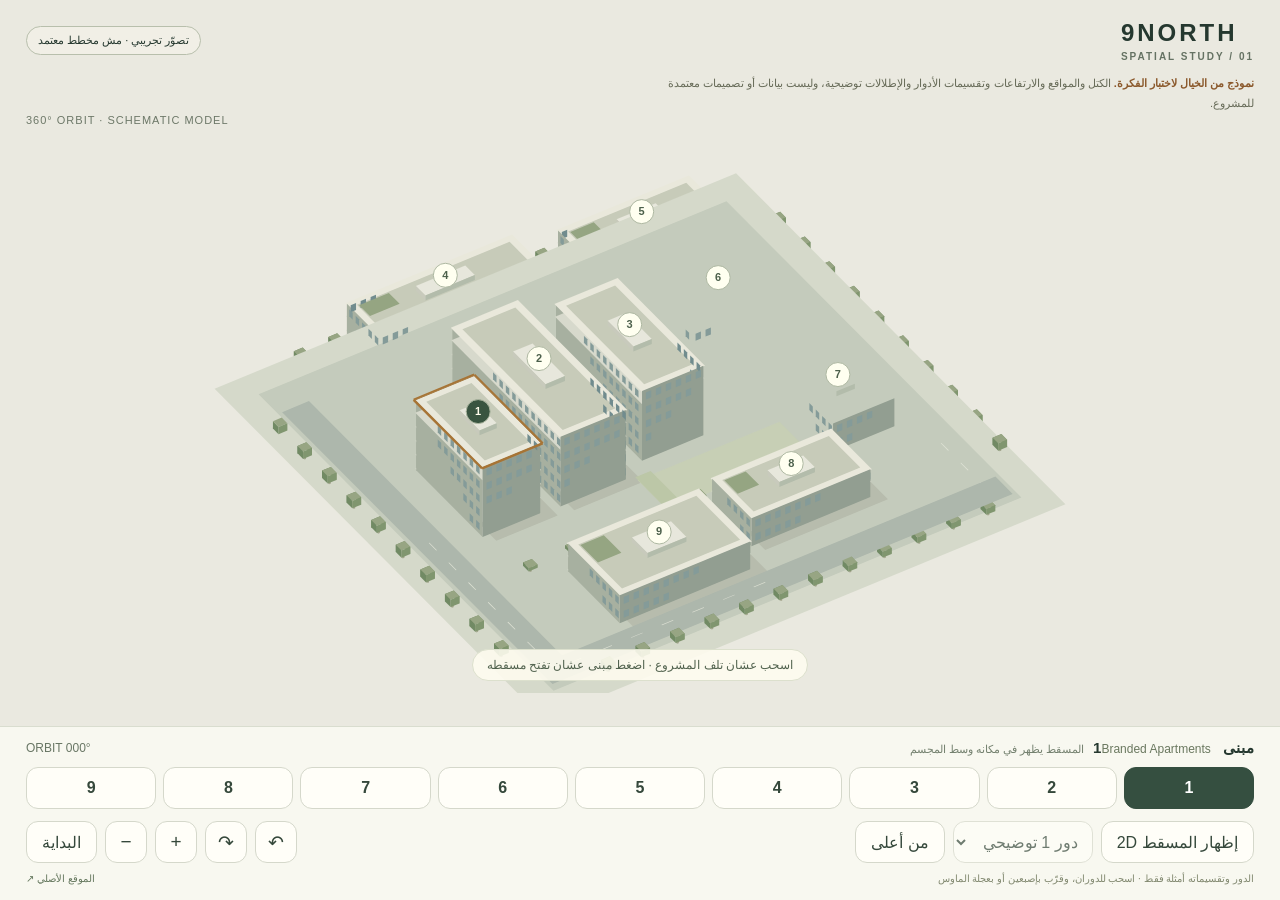
<file: 1-360-concept-preview.html>
<!doctype html>
<html lang="ar" dir="rtl"><head><meta charset="utf-8"><meta name="viewport" content="width=device-width,initial-scale=1,viewport-fit=cover"><meta name="theme-color" content="#eae9e0"><title>9NORTH | تصور تفاعلي 360°</title>
<style>
*{box-sizing:border-box}html,body{margin:0;height:100%;overflow:hidden;background:#eae9e0;color:#25382f;font-family:Tahoma,Arial,sans-serif}button,select{font:inherit;cursor:pointer}button:focus-visible,select:focus-visible{outline:3px solid #9e6837;outline-offset:2px}button{border:1px solid #d5d8cb;background:#fffef8;color:#35483b;border-radius:12px;min-height:42px;padding:9px 15px;white-space:nowrap}button:hover{background:#eff1e6}button.on{background:#354f40;color:#fff;border-color:#354f40}header{position:absolute;top:0;left:0;right:0;z-index:2;padding:19px 26px 0;pointer-events:none}.head{display:flex;justify-content:space-between;align-items:center;gap:12px}.brand{font-family:Arial,sans-serif;letter-spacing:3px;font-size:24px;font-weight:700;direction:ltr}.brand small{font-size:10px;letter-spacing:2px;display:block;color:#657263;margin-top:4px}.tag{font-size:11px;border:1px solid #b8bfac;border-radius:30px;padding:7px 11px;background:#f5f4eaaa}.notice{margin-top:12px;max-width:600px;font-size:11px;line-height:1.8;color:#676b58}.notice b{color:#8b592c}#view{position:absolute;inset:110px 0 207px;touch-action:none;outline:none}canvas{display:block;width:100%;height:100%}.caption{position:absolute;top:4px;left:26px;pointer-events:none;color:#6d7868;font-size:11px;direction:ltr;letter-spacing:1px}#status{position:absolute;bottom:12px;left:16px;right:16px;text-align:center;font-size:12px;pointer-events:none;color:#52634f}#status span{display:inline-block;border-radius:30px;background:#fffdf0df;border:1px solid #dce0cd;padding:8px 14px}#panel{position:absolute;bottom:0;left:0;right:0;padding:12px 26px 16px;background:#f8f8f0;border-top:1px solid #d9ddcf;z-index:3}.panelhead{display:flex;align-items:center;justify-content:space-between;gap:10px;margin-bottom:10px}.panelhead strong{font-size:15px}.panelhead small{font-size:11px;color:#74816f;margin-right:9px}#angle{font-family:Arial,sans-serif;font-size:12px;direction:ltr;color:#687664}.buildings{display:flex;gap:7px;overflow:auto;padding-bottom:8px;scrollbar-width:thin}.buildings button{flex:1;min-width:51px;padding:8px 13px;font-family:Arial,sans-serif;font-weight:bold}.controls{display:flex;align-items:center;gap:8px;flex-wrap:wrap;margin-top:4px}.controls select{height:42px;background:#fffef8;border:1px solid #d5d8cb;border-radius:12px;color:#35483b;padding:0 10px;max-width:150px}.spacer{flex:1}.icon{font-size:19px;min-width:42px;padding:6px 12px}.hint{font-size:10px;color:#828970;margin-top:10px;display:flex;justify-content:space-between;gap:10px}.hint a{color:#64775d;text-decoration:none}#kind{color:#6a785f;font-weight:400;font-size:12px;margin-right:8px}#fallback{display:none;position:absolute;inset:35%;font-size:14px;text-align:center}@media(max-width:600px){header{padding:13px 16px 0}.brand{font-size:21px}.tag{font-size:10px;padding:6px 9px}.notice{font-size:10px;margin-top:8px;line-height:1.75}#view{inset:110px 0 249px}.caption{left:16px;font-size:9px}#panel{padding:11px 14px 12px}.panelhead{margin-bottom:9px}.panelhead small{display:none}#kind{font-size:10px;margin-right:3px}.buildings button{min-width:35px;padding:8px;flex:1}.buildings{gap:4px}.controls{gap:6px}.controls button{padding:8px 11px;font-size:12px}.controls .icon{font-size:17px;min-width:37px;padding:6px 9px}.controls select{font-size:12px;max-width:124px}.spacer{display:none}.hint{font-size:9px;line-height:1.7}.controls .primary{flex:1}.hint span{max-width:73%}#status{font-size:10px;bottom:5px}.panelhead strong{font-size:13px}}@media(max-height:550px){header{padding-top:8px}.notice{max-width:65%;font-size:9px;margin-top:3px}.brand{font-size:18px}.brand small{display:none}#view{inset:70px 0 145px}#panel{padding:7px 16px}.panelhead{margin-bottom:4px}.buildings{position:absolute;right:16px;top:-48px;left:16px;justify-content:center;pointer-events:none}.buildings button{flex:0;min-height:34px;padding:5px 12px;pointer-events:auto}.hint{margin-top:5px}.controls{margin-top:0}#status{bottom:50px}}
</style></head><body>
<header><div class="head"><div class="brand">9NORTH<small>SPATIAL STUDY / 01</small></div><div class="tag">تصوّر تجريبي · مش مخطط معتمد</div></div><div class="notice"><b>نموذج من الخيال لاختبار الفكرة.</b> الكتل والمواقع والارتفاعات وتقسيمات الأدوار والإطلالات توضيحية، وليست بيانات أو تصميمات معتمدة للمشروع.</div></header>
<main id="view" tabindex="0" aria-label="مجسم تفاعلي. اسحب للدوران واضغط مبنى لعرض مسقطه. استخدم أزرار المباني كبديل."><canvas id="scene"></canvas><div class="caption">360° ORBIT · SCHEMATIC MODEL</div><div id="status"><span>اسحب عشان تلف المشروع · اضغط مبنى عشان تفتح مسقطه</span></div></main>
<section id="panel" aria-label="التحكم في النموذج"><div class="panelhead"><div><strong id="title">اختار مبنى</strong><span id="kind"></span><small>المسقط يظهر في مكانه وسط المجسم</small></div><div id="angle">ORBIT 000°</div></div><div class="buildings" id="buildings" aria-label="اختيار المبنى"></div><div class="controls"><button id="plan" class="primary">إظهار المسقط 2D</button><select id="floor" aria-label="اختيار دور توضيحي" disabled></select><button id="top">من أعلى</button><div class="spacer"></div><button class="icon" id="left" aria-label="لف 45 درجة لليسار">↶</button><button class="icon" id="right" aria-label="لف 45 درجة لليمين">↷</button><button class="icon" id="plus" aria-label="تكبير">+</button><button class="icon" id="minus" aria-label="تصغير">−</button><button id="reset">البداية</button></div><div class="hint"><span>الدور وتقسيماته أمثلة فقط · اسحب للدوران، وقرّب بإصبعين أو بعجلة الماوس</span><a href="1-masterplan-preview.html">الموقع الأصلي ↗</a></div></section>
<script>
'use strict';
const canvas=document.getElementById('scene'),ctx=canvas.getContext('2d'),view=document.getElementById('view');
const $=id=>document.getElementById(id), TAU=Math.PI*2;
// All geometry, room layouts and floor counts below are invented demonstration data.
const buildings=[
{id:1,x:-39,z:-5,w:15,d:27,n:5,type:'Branded Apartments',col:'#b9c4b0'},
{id:2,x:-18,z:-13,w:17,d:44,n:5,type:'Branded Apartments',col:'#b9c4b0'},
{id:3,x:5,z:-12,w:16,d:35,n:5,type:'Branded Apartments',col:'#b9c4b0'},
{id:4,x:-20,z:-48,w:43,d:13,n:5,type:'إداري وطبي',col:'#c3c6b7'},
{id:5,x:28,z:-43,w:34,d:15,n:5,type:'طبي',col:'#c3c6b7'},
{id:6,x:30,z:-15,w:26,d:19,n:5,type:'إداري',col:'#c3c6b7'},
{id:7,x:42,z:15,w:16,d:21,n:2,type:'تجاري',col:'#ccbca4'},
{id:8,x:17,z:35,w:31,d:16,n:2,type:'تجاري',col:'#ccbca4'},
{id:9,x:-20,z:39,w:34,d:21,n:2,type:'تجاري',col:'#ccbca4'}];
let yaw=-.57,pitch=.70,zoom=1,selected=1,plan=false,floor=1,W=0,H=0,scale=1,dirty=true,faces=[],hits=[],labelHits=[],drag=null,pointers=new Map(),pinch=null;
const initial={yaw:-.57,pitch:.70};
function project(p){const c=Math.cos(yaw),s=Math.sin(yaw),xx=p[0]*c-p[2]*s,zz=p[0]*s+p[2]*c;return [W/2+xx*scale,H*.57+(zz*Math.sin(pitch)-p[1]*Math.cos(pitch))*scale,zz*Math.cos(pitch)+p[1]*Math.sin(pitch)];}
function poly(points,fill,stroke,id=0,line=1){const p=points.map(project);faces.push({p,fill,stroke,id,line,depth:p.reduce((a,b)=>a+b[2],0)/p.length});}
function rect(x,z,w,d,y,fill,stroke,id=0){poly([[x,y,z],[x+w,y,z],[x+w,y,z+d],[x,y,z+d]],fill,stroke,id);}
function box(x,z,w,d,y,h,colors,id=0){const a=[x,y,z],b=[x+w,y,z],c=[x+w,y,z+d],d0=[x,y,z+d],A=[x,y+h,z],B=[x+w,y+h,z],C=[x+w,y+h,z+d],D=[x,y+h,z+d];poly([a,b,B,A],colors[1],null,id);poly([b,c,C,B],colors[2],null,id);poly([c,d0,D,C],colors[2],null,id);poly([d0,a,A,D],colors[1],null,id);poly([A,B,C,D],colors[0],null,id);}
function line(a,b,color,width=1){const p=[project(a),project(b)];faces.push({p,stroke:color,line:width,depth:(p[0][2]+p[1][2])/2+.03});}
function tree(x,z,h=3.8){box(x-.2,z-.2,.4,.4,0,1.6,['#a2a58c','#a2a58c','#a2a58c']);box(x-1.15,z-1.15,2.3,2.3,1.3,h-1.3,['#97a583','#718a64','#80966f']);}
function architecturalBlock(b){const x=b.x-b.w/2,z=b.z-b.d/2,cut=plan&&selected===b.id,y=cut?floor*4+.7:0,h=cut?Math.max(.5,y):b.n*4;const accent=selected===b.id?'#a77d45':null;
rect(x+1.8,z+1.8,b.w+1,b.d+1,.07,'#b7bcad');
box(x,z,b.w,b.d,0,h,[b.col,'#a7b0a0','#929e91'],b.id);
// Projected window panes on all four real vertical sides.
for(let k=0;k<Math.floor(h/4);k++){
let yy=k*4+1.1;
for(let xx=x+1;xx<x+b.w-1;xx+=2.6){poly([[xx,yy,z-.025],[xx+1.4,yy,z-.025],[xx+1.4,yy+2,z-.025],[xx,yy+2,z-.025]],'#718c8e',null,b.id);poly([[xx,yy,z+b.d+.025],[xx+1.4,yy,z+b.d+.025],[xx+1.4,yy+2,z+b.d+.025],[xx,yy+2,z+b.d+.025]],'#849b99',null,b.id);}
for(let zz=z+1;zz<z+b.d-1;zz+=2.6){poly([[x-.025,yy,zz],[x-.025,yy,zz+1.4],[x-.025,yy+2,zz+1.4],[x-.025,yy+2,zz]],'#849b99',null,b.id);poly([[x+b.w+.025,yy,zz],[x+b.w+.025,yy,zz+1.4],[x+b.w+.025,yy+2,zz+1.4],[x+b.w+.025,yy+2,zz]],'#718c8e',null,b.id);}
rect(x-.15,z-.15,b.w+.3,b.d+.3,k*4+.45,'#d7d9cc',null,b.id);
}
if(cut){floorplan(b,x,z,y+.14);}else{
rect(x-.25,z-.25,b.w+.5,b.d+.5,h+.05,'#e9e8db',accent,b.id);
rect(x+1.6,z+1.6,b.w-3.2,b.d-3.2,h+.08,'#c7cbb9',null,b.id);
box(x+b.w*.35,z+b.d*.35,b.w*.3,b.d*.3,h+.1,1.4,['#e7e7dc','#c8cabc','#b3bcab'],b.id);
rect(x+1.9,z+2,b.w*.18,b.d*.34,h+.13,'#95a582',null,b.id);
if(b.id<4){rect(x+b.w*.7,z+2,b.w*.16,b.d*.35,h+.15,'#80afbd',null,b.id);}
}
if(selected===b.id){let yy=cut?y+.21:h+.12; const corners=[[x-.4,yy,z-.4],[x+b.w+.4,yy,z-.4],[x+b.w+.4,yy,z+b.d+.4],[x-.4,yy,z+b.d+.4]];for(let j=0;j<4;j++)line(corners[j],corners[(j+1)%4],'#a77435',2.5);}
}
function floorplan(b,x,z,y){const w=b.w,d=b.d;rect(x,z,w,d,y,'#fff8de',null,b.id);
const corridor=2.2,mid=x+w/2;
rect(mid-corridor/2,z+.5,corridor,d-1,y+.04,'#e1e2d0',null,b.id);
const rows=b.id>6?2:3,step=(d-1)/rows;
for(let side=0;side<2;side++)for(let r=0;r<rows;r++){
let rx=side===0?x+.55:mid+corridor/2+.25,rz=z+.5+r*step,rw=w/2-corridor/2-.8,rd=step-.35;
rect(rx,rz,rw,rd,y+.05,(r+side)%2?'#d8e3d5':'#e9ddbf',null,b.id);
// Dark plan partition strokes and smaller service rooms, drawn in the same horizontal plane.
const edges=[[[rx,y+.09,rz],[rx+rw,y+.09,rz]],[[rx,y+.09,rz+rd],[rx+rw,y+.09,rz+rd]],[[rx,y+.09,rz],[rx,y+.09,rz+rd]],[[rx+rw,y+.09,rz],[rx+rw,y+.09,rz+rd]]];edges.forEach(e=>line(e[0],e[1],'#52645a',1.35));
let sx=side===0?rx:rx+rw*.58;rect(sx,rz,rw*.42,rd*.32,y+.08,'#c2d4d1',null,b.id);line([sx,y+.11,rz+rd*.32],[sx+rw*.42,y+.11,rz+rd*.32],'#657568',1);line([side===0?sx+rw*.42:sx,y+.11,rz],[side===0?sx+rw*.42:sx,y+.11,rz+rd*.32],'#657568',1);
}
// Core with stair treads. No dimensions, prices or real unit identifiers.
rect(mid-1.0,z+d/2-2,2,4,y+.15,'#f1ead2','#8a9278',b.id);
for(let k=0;k<6;k++)line([mid-.8,y+.19,z+d/2-1.7+k*.58],[mid+.8,y+.19,z+d/2-1.7+k*.58],'#6f7c69',.8);
}
function draw(){dirty=false;faces=[];hits=[];labelHits=[];ctx.clearRect(0,0,W,H);scale=Math.min(W/155,H/128)*zoom;
rect(-68,-67,136,134,-1.2,'#d5d9ca');rect(-61,-60,122,120,-1.05,'#c4cbbc');
// Schematic peripheral streets, never presented as actual geography.
rect(-60,-59,120,7,-.95,'#adb7ac');rect(-60,51,120,7,-.95,'#adb7ac');rect(-60,-52,7,103,-.95,'#adb7ac');rect(53,-52,7,103,-.95,'#adb7ac');
for(let i=-53;i<53;i+=8){rect(i,-56,.25+3,.18,-.9,'#dfe2d5');rect(i,54,3,.18,-.9,'#dfe2d5');rect(-57,i,.18,3,-.9,'#dfe2d5');rect(56,i,.18,3,-.9,'#dfe2d5');}
rect(-51,-51,102,101,-.75,'#dfdfd0');
rect(-7,10,37,12,-.65,'#c7cfb5');rect(3,11,20,9,-.6,'#92b3ad');rect(-7,9,4,15,-.5,'#bcc7a7');
for(let x=-48;x<53;x+=9){tree(x,-63,3);tree(x,62,3);}for(let z=-45;z<46;z+=10){tree(-65,z,3.4);tree(65,z,3.4);}for(let x=-44;x<41;x+=11){tree(x,24,2.2);}tree(23,5,2.8);tree(27,9,2.8);
buildings.forEach(architecturalBlock);
faces.sort((a,b)=>a.depth-b.depth);
for(const f of faces){ctx.beginPath();f.p.forEach((p,i)=>i?ctx.lineTo(p[0],p[1]):ctx.moveTo(p[0],p[1]));if(f.p.length>2)ctx.closePath();if(f.fill){ctx.fillStyle=f.fill;ctx.fill();}if(f.stroke){ctx.strokeStyle=f.stroke;ctx.lineWidth=f.line;ctx.lineJoin='round';ctx.stroke();}if(f.id&&f.p.length>2)hits.push(f);}
// Number pins keep selection usable on narrow phones at every orbit angle.
for(const b of [...buildings].sort((a,b)=>project([a.x,0,a.z])[2]-project([b.x,0,b.z])[2])){
let y=plan&&selected===b.id?floor*4+2:b.n*4+3;let p=project([b.x,y,b.z]);ctx.beginPath();ctx.arc(p[0],p[1],12,0,TAU);ctx.fillStyle=b.id===selected?'#395440':'#fffff0';ctx.fill();ctx.lineWidth=1;ctx.strokeStyle='#aeb8a2';ctx.stroke();ctx.fillStyle=b.id===selected?'#fffcec':'#4c604b';ctx.textAlign='center';ctx.textBaseline='middle';ctx.font='bold 11px Arial';ctx.fillText(b.id,p[0],p[1]+.3);labelHits.push({x:p[0],y:p[1],id:b.id});}
$('angle').textContent='ORBIT '+String((Math.round((yaw-initial.yaw)*180/Math.PI)%360+360)%360).padStart(3,'0')+'°';
}
function frame(){if(dirty)draw();requestAnimationFrame(frame);}function invalidate(){dirty=true;}
function resize(){W=view.clientWidth;H=view.clientHeight;const r=Math.min(window.devicePixelRatio||1,1.75);canvas.width=W*r;canvas.height=H*r;ctx.setTransform(r,0,0,r,0,0);invalidate();}new ResizeObserver(resize).observe(view);
function ui(){const b=buildings[selected-1];$('title').textContent='مبنى '+selected;$('kind').textContent=b.type;document.querySelectorAll('#buildings button').forEach((el,i)=>{el.classList.toggle('on',i+1===selected);el.setAttribute('aria-pressed',i+1===selected)});$('plan').textContent=plan?'رجّع المبنى 3D':'إظهار المسقط 2D';$('plan').classList.toggle('on',plan);$('plan').setAttribute('aria-pressed',plan);$('floor').disabled=!plan;$('floor').innerHTML='';for(let i=0;i<b.n;i++){const opt=document.createElement('option');opt.value=i;opt.textContent=i===0?'أرضي توضيحي':'دور '+i+' توضيحي';$('floor').append(opt);}$('floor').value=floor;$('status').innerHTML='<span>'+(plan?'مسقط تخيّلي في مكان المبنى · المباني المحيطة تظل 3D':'اسحب عشان تلف المشروع · اضغط مبنى عشان تفتح مسقطه')+'</span>';invalidate();}
function choose(id){selected=id;floor=Math.min(floor,buildings[id-1].n-1);plan=true;ui();}
for(const b of buildings){const el=document.createElement('button');el.textContent=b.id;el.setAttribute('aria-label','مبنى '+b.id+'، '+b.type);el.onclick=()=>choose(b.id);$('buildings').append(el);}
$('plan').onclick=()=>{plan=!plan;ui();};$('floor').onchange=e=>{floor=Number(e.target.value);invalidate();};$('left').onclick=()=>{yaw-=Math.PI/4;invalidate();};$('right').onclick=()=>{yaw+=Math.PI/4;invalidate();};$('top').onclick=()=>{pitch=pitch>1.3?.70:1.47;invalidate();};$('plus').onclick=()=>{zoom=Math.min(2.5,zoom*1.16);invalidate();};$('minus').onclick=()=>{zoom=Math.max(.65,zoom/1.16);invalidate();};$('reset').onclick=()=>{yaw=initial.yaw;pitch=initial.pitch;zoom=1;plan=false;selected=1;floor=1;ui();};
function inside(x,y,p){let c=false;for(let i=0,j=p.length-1;i<p.length;j=i++){if(((p[i][1]>y)!=(p[j][1]>y))&&(x<(p[j][0]-p[i][0])*(y-p[i][1])/(p[j][1]-p[i][1])+p[i][0]))c=!c;}return c;}
canvas.addEventListener('pointerdown',e=>{canvas.setPointerCapture(e.pointerId);pointers.set(e.pointerId,[e.clientX,e.clientY]);drag={x:e.clientX,y:e.clientY,ox:e.clientX,oy:e.clientY,moved:false};if(pointers.size===2){let p=[...pointers.values()];pinch={distance:Math.hypot(p[0][0]-p[1][0],p[0][1]-p[1][1]),zoom};}});
canvas.addEventListener('pointermove',e=>{if(!pointers.has(e.pointerId))return;pointers.set(e.pointerId,[e.clientX,e.clientY]);if(pointers.size===2&&pinch){let p=[...pointers.values()];zoom=Math.max(.65,Math.min(2.5,pinch.zoom*Math.hypot(p[0][0]-p[1][0],p[0][1]-p[1][1])/pinch.distance));drag.moved=true;}else if(drag){let dx=e.clientX-drag.x,dy=e.clientY-drag.y;yaw+=dx*.009;pitch=Math.max(.3,Math.min(1.5,pitch+dy*.005));if(Math.hypot(e.clientX-drag.ox,e.clientY-drag.oy)>5)drag.moved=true;drag.x=e.clientX;drag.y=e.clientY;}invalidate();});
function up(e){pointers.delete(e.pointerId);if(drag&&!drag.moved&&e.type!=='pointercancel'&&!pinch){let r=canvas.getBoundingClientRect(),x=e.clientX-r.left,y=e.clientY-r.top;let label=[...labelHits].reverse().find(p=>Math.hypot(x-p.x,y-p.y)<18);if(label)choose(label.id);else{let f=[...hits].reverse().find(f=>inside(x,y,f.p));if(f)choose(f.id);}}if(pointers.size===0){drag=null;pinch=null;}}
canvas.addEventListener('pointerup',up);canvas.addEventListener('pointercancel',up);canvas.addEventListener('wheel',e=>{e.preventDefault();zoom=Math.max(.65,Math.min(2.5,zoom*Math.exp(-e.deltaY*.001)));invalidate();},{passive:false});view.addEventListener('keydown',e=>{if(['ArrowLeft','ArrowRight','ArrowUp','ArrowDown'].includes(e.key)){e.preventDefault();if(e.key==='ArrowLeft')yaw-=.16;if(e.key==='ArrowRight')yaw+=.16;if(e.key==='ArrowUp')pitch=Math.min(1.5,pitch+.1);if(e.key==='ArrowDown')pitch=Math.max(.3,pitch-.1);invalidate();}});
window.prototypeState=()=>({yaw,pitch,zoom,selected,plan,floor,faces:faces.length,width:W,height:H});ui();resize();frame();
</script></body></html>
</file>
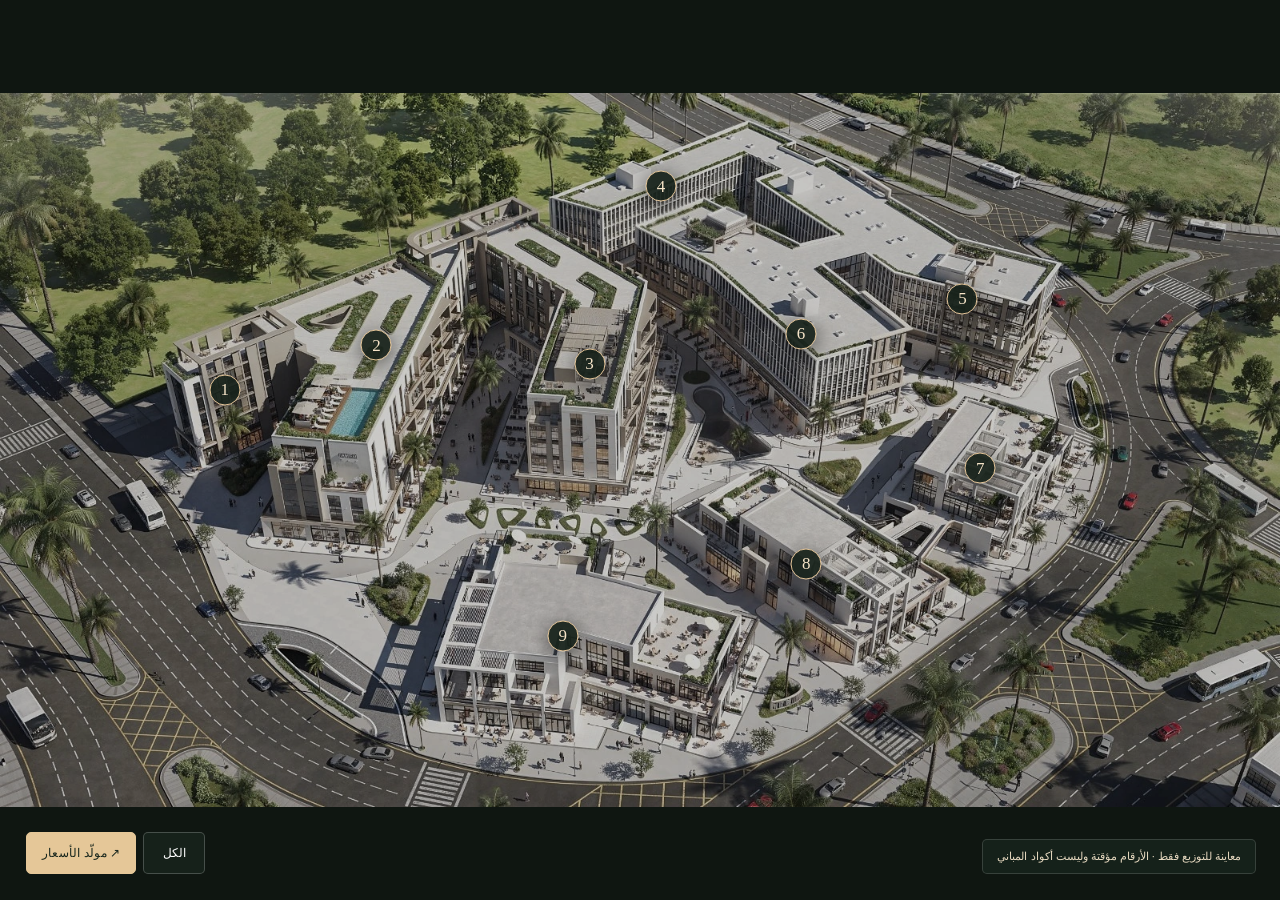
<file: 1-masterplan-preview.html>
<!doctype html><html data-outline-version="2" data-closeups-version="2" data-perspective-version="1" lang="ar" dir="rtl"><head><meta charset="utf-8"><meta name="viewport" content="width=device-width,initial-scale=1"><title>9NORTH | استكشف المشروع</title><link rel="stylesheet" href="2-fonts.css"><style>
*{box-sizing:border-box}body{margin:0;background:#191d19;color:#fff;font-family:'IBM Plex Sans Arabic',Tahoma,Arial,sans-serif}button,a{font:inherit}button{cursor:pointer}a{color:inherit;text-decoration:none}button:focus-visible,a:focus-visible{outline:3px solid #e5c798;outline-offset:4px}.top{height:48px;display:flex;align-items:center;justify-content:space-between;padding:0 22px;border-bottom:1px solid #ffffff20;background:#191d19}.brand{display:flex;align-items:center;gap:12px}.brand strong{font-family:Georgia,serif;font-size:20px;font-weight:400;letter-spacing:1.5px;direction:ltr}.brand small{color:#b8bcb0;font-size:9px;border-right:1px solid #ffffff30;padding-right:12px}.top a{border:1px solid #ffffff45;border-radius:4px;padding:7px 13px;font-size:11px}.layout{display:block;direction:ltr;height:100svh;min-height:560px}.scene{position:relative;overflow:hidden;display:flex;align-items:center;justify-content:center;background:#0f1611;min-width:0;height:100%}.viewport{width:100%;height:100%;overflow:auto;display:flex;align-items:center;scrollbar-width:thin}.canvas{position:relative;width:100%;flex-shrink:0;transition:width .25s}.canvas img{display:block;width:100%;height:auto;filter:brightness(.8) saturate(.8)}.canvas svg{position:absolute;inset:0;width:100%;height:100%;display:block;overflow:visible}.zone{vector-effect:non-scaling-stroke;stroke-linejoin:round}.zone{fill:#e5c79812;stroke:#ead4b0;stroke-width:1.5;cursor:pointer;transition:fill .3s ease,stroke .3s ease,filter .3s ease}.scene .canvas .zone:hover,.scene .canvas .zone.active{fill:#ffce7f3d;stroke:transparent;stroke-width:0;filter:drop-shadow(0 0 12px rgba(255,200,120,.95)) drop-shadow(0 0 32px rgba(255,180,90,.55))}.scene .canvas .zone:focus{fill:#ffce7f59;outline:none;stroke:#fff;stroke-width:2;filter:drop-shadow(0 0 12px rgba(255,200,120,.95))}html.pt-touch .scene .canvas .zone:hover{fill:transparent;stroke:none;filter:none}html.pt-touch .scene .canvas .zone:active{fill:#ffce7f59;stroke:transparent;filter:drop-shadow(0 0 12px rgba(255,200,120,.95)) drop-shadow(0 0 32px rgba(255,180,90,.55))}.marker{position:absolute;transform:translate(-50%,-50%);width:31px;height:31px;border:1px solid #e1c296;border-radius:50%;background:#18221bee;color:#f6e4c8;box-shadow:0 4px 20px #0008;display:grid;place-items:center;font-family:Georgia,serif;font-size:17px;padding:0}.marker.active,.marker:hover{background:#e1c296;color:#17211a;transform:translate(-50%,-50%) scale(1.15)}.scene-top{position:absolute;top:22px;right:24px;direction:rtl;pointer-events:none;background:#18221ae6;padding:9px 14px;border:1px solid #ffffff25;border-radius:4px;font-size:11px;color:#efe2ca}.controls{position:absolute;bottom:26px;left:26px;display:flex;gap:7px;direction:ltr}.controls button{width:42px;height:42px;border:1px solid #ffffff35;background:#17231cec;color:#fff;border-radius:5px;font-size:20px}.controls button:last-child{width:62px;font-size:12px}.controls .quote-link{height:42px;display:inline-flex;align-items:center;padding:0 15px;border:1px solid #e5c798;background:#e5c798;color:#19271d;border-radius:5px;font-size:12px;letter-spacing:.2px}.scene-note{position:absolute;bottom:26px;right:24px;background:#17231ce6;border:1px solid #ffffff25;border-radius:5px;padding:10px 14px;font-size:11px;direction:rtl;color:#e7d9c0;max-width:55%}.side{direction:rtl;padding:34px 26px;overflow:auto;background:#f2ecdf;color:#27372b}.eyebrow{font-family:Georgia,serif;letter-spacing:2px;font-size:10px;color:#8b7655}.side h1{font-size:28px;font-weight:500;line-height:1.6;margin:10px 0 8px}.intro{font-size:13px;line-height:1.95;color:#61705f;margin:0 0 23px}.grid{display:grid;grid-template-columns:repeat(9,1fr);gap:4px;direction:ltr}.grid button{padding:8px 0;background:transparent;border:1px solid #c6c7b9;color:#4d5e4f;border-radius:3px;font-size:13px}.grid button.active{background:#293c2c;color:#fff;border-color:#293c2c}.detail{margin-top:23px;padding-top:22px;border-top:1px solid #cbd0c1}.detail h2{font-size:21px;font-weight:500;margin:0 0 12px}.badge{display:inline-flex;align-items:center;gap:7px;font-size:11px;color:#756044;padding:6px 9px;background:#e5dccb;border-radius:3px}.badge:before{content:'';width:6px;height:6px;border-radius:50%;background:#9a8668}.detail p{font-size:13px;color:#63715f;line-height:2;margin:16px 0}.empty{padding:18px 14px;border:1px dashed #b3b9a8;border-radius:4px;font-size:12px;line-height:1.9;color:#65745f}.return{display:block;text-align:center;background:#293c2c;color:#fff;padding:13px 12px;font-size:12px;border-radius:4px;margin-top:20px}.legend{border-top:1px solid #cbd0c1;margin-top:27px;padding-top:19px;font-size:10px;line-height:2;color:#78816f}.legend strong{display:block;color:#465542;font-weight:500;font-size:11px;margin-bottom:6px}.legend-row{display:flex;flex-wrap:wrap;gap:12px}.dot{width:6px;height:6px;border-radius:50%;display:inline-block;margin-left:4px}.green{background:#6a9975}.amber{background:#bc995b}.red{background:#b77565}.disclaimer{margin-top:13px;font-size:10px;color:#7b806f;line-height:1.9}.fade{animation:fade .25s ease}@keyframes fade{from{opacity:.4}to{opacity:1}}@media(min-width:1600px){.layout{grid-template-columns:minmax(0,1fr) 390px}.side{padding:40px}}@media(max-width:850px){.top{height:44px;padding:0 14px}.brand strong{font-size:17px}.brand small{display:none}.top a{font-size:10px;padding:6px 10px}.layout{height:100svh;min-height:0;display:block}.scene{height:100%;min-height:0}.side{padding:25px 22px}.side h1{font-size:24px}.intro{margin-bottom:17px}.scene-top{top:13px;right:13px;font-size:10px;padding:6px 9px}.scene-note{bottom:14px;right:13px;max-width:55%;font-size:9px;padding:7px 10px}.controls{bottom:14px;left:13px;gap:4px}.controls button{width:33px;height:35px;font-size:18px}.controls button:last-child{width:45px;font-size:10px}.controls .quote-link{height:35px;padding:0 11px;font-size:10px}.marker{width:24px;height:24px;font-size:14px}.zone{stroke-width:1.2}.grid{max-width:450px}.detail{margin-top:19px;padding-top:18px}.legend{margin-top:22px}}@media(prefers-reduced-motion:reduce){*{animation:none!important;transition:none!important}}
[hidden]{display:none!important}.canvas.is-closeup{transition:none}.canvas .closeup-image{filter:none;min-height:180px}.canvas.is-closeup svg,.canvas.is-closeup .marker,.canvas.is-closeup .master-image{display:none}.back-plan{position:absolute;top:22px;left:24px;padding:10px 15px;background:#f2ecdf;color:#27372b;border:1px solid #e1c296;border-radius:5px;font-size:12px;box-shadow:0 4px 20px #0004;z-index:2}.scene-top{max-width:48%}.scene-note{pointer-events:none}.canvas.is-loading .closeup-image{opacity:.25}.scene.is-closeup .scene-note{max-width:53%}@media(max-width:850px){.back-plan{top:13px;left:13px;font-size:10px;padding:8px 10px}.scene-top{max-width:45%}.canvas .closeup-image{min-height:0}}
.veil{position:absolute;inset:0;background:#0f1611;opacity:0;pointer-events:none;z-index:1}
.zone-tip{position:absolute;z-index:6;pointer-events:none;background:#17231ce6;border:1px solid #e5c79866;color:#f6e4c8;padding:7px 12px;border-radius:4px;font-size:12px;direction:ltr;letter-spacing:.4px;transform:translate(-50%,-135%);white-space:nowrap;font-family:Georgia,serif;box-shadow:0 4px 18px #0006}
.scene.is-flying .viewport{overflow:hidden}.scene.is-flying .canvas{transition:none;will-change:transform}.scene.is-flying .closeup-image{will-change:transform,opacity}.scene.is-flying .closeup-actions{visibility:hidden}
.scene.is-flying .controls,.scene.is-flying .back-plan{pointer-events:none;opacity:.55}

/* Keep hit areas interactive while leaving the aerial unobstructed. */
/* building-number markers visible: user request Nov 28 */
.canvas .zone,.canvas .zone:hover,.canvas .zone.active,.canvas .zone:focus{fill:transparent;stroke:none;outline:none;pointer-events:all}
/* Building entrances: lazy video and inline playback. */
.entrance-button{position:absolute;bottom:27px;left:50%;transform:translateX(-50%);z-index:3;min-height:46px;padding:11px 28px;border:1px solid #e5c798;border-radius:5px;background:#e5c798;color:#19271d;font-family:Georgia,serif;font-size:17px;letter-spacing:.6px;box-shadow:0 5px 24px #0006}.entrance-button:hover{background:#f2dfbf}.entrance-player{position:absolute;inset:0;z-index:3;display:grid;place-items:center;background:#0f1611}.entrance-player video{display:block;width:100%;height:100%;object-fit:contain}.scene.is-playing .back-plan{z-index:5}.scene.is-playing .scene-top{z-index:4}.scene.is-playing .controls,.scene.is-playing .scene-note{display:none}@media(max-width:850px){.entrance-button{bottom:62px;padding:10px 25px;min-height:44px;font-size:16px}.scene.is-playing .scene-top{display:none}}
/* Full-view first-person walk: no blur, no player frame. */
.entrance-player{position:fixed;inset:0;z-index:100;background:#0f1611;overflow:hidden;display:block;isolation:isolate}.entrance-player video{position:absolute;inset:0;width:100%;height:100%;object-fit:cover;object-position:50% 54%;opacity:0;z-index:1}.walk-image{position:absolute;max-width:none;transform-origin:0 0;z-index:2;will-change:transform;filter:none}.walk-caption{position:absolute;bottom:max(32px,env(safe-area-inset-bottom));left:50%;transform:translateX(-50%);z-index:4;padding:10px 18px;border:1px solid #e5c79855;border-radius:30px;color:#f5ead6;background:#17231cb8;font-size:12px;direction:rtl;pointer-events:none}.walk-exit{position:absolute;top:max(20px,env(safe-area-inset-top));left:20px;z-index:5;background:#f2ecdfed;color:#27372b;border:1px solid #e1c296;border-radius:5px;padding:10px 15px;font-size:12px;min-height:44px}.walk-play{position:absolute;left:50%;top:50%;transform:translate(-50%,-50%);z-index:5;border:1px solid #e5c798;border-radius:6px;background:#e5c798;color:#19271d;padding:15px 25px}.scene.is-playing .back-plan{visibility:hidden}body.is-walking{overflow:hidden}@media(max-width:850px){.walk-exit{left:13px;top:max(13px,env(safe-area-inset-top));font-size:11px}.entrance-player video{object-position:50% 54%}.walk-caption{font-size:11px;white-space:nowrap}}
.scene.is-plaza .canvas{height:100%;transition:none}.scene.is-plaza .closeup-image{width:100%;height:100%;object-fit:contain;object-position:center}.scene.is-plaza .controls,.scene.is-plaza .scene-note{display:none}
/* Inventory button + paper overlay */
.inv-hover{position:absolute;z-index:6;transform:translate(-50%,0);padding:8px 18px;border:1px solid #e5c798;border-radius:5px;background:#e5c798;color:#19271d;font-family:Georgia,serif;font-size:15px;letter-spacing:.5px;box-shadow:0 5px 22px #0008;direction:ltr;white-space:nowrap}
.inv-hover:hover{background:#f2dfbf}
.closeup-actions{position:absolute;bottom:27px;left:50%;transform:translateX(-50%);z-index:3;display:flex;gap:10px;direction:ltr}
.closeup-actions .entrance-button{position:static;transform:none}
.inv-closeup{min-height:46px;padding:11px 24px;border:1px solid #e5c798;border-radius:5px;background:#17231ce6;color:#f6e4c8;font-family:Georgia,serif;font-size:17px;letter-spacing:.6px;box-shadow:0 5px 24px #0006}
.inv-closeup:hover{background:#22301f}
.scene.is-playing .closeup-actions{display:none}
/* Flat letterhead, palette drawn from the masterplan's stone, landscape and pool. */
.paper-veil{position:fixed;inset:0;z-index:120;background:#18201bcc;display:grid;place-items:center;padding:24px;overflow:auto;overscroll-behavior:contain}
.paper{position:relative;width:min(660px,100%);min-height:min(870px,calc(100svh - 48px));max-height:calc(100svh - 48px);overflow:auto;display:flex;flex-direction:column;background:#fafaf6;color:#30392f;border:1px solid #d9dcd1;border-radius:0;box-shadow:0 14px 50px #0006;padding:46px 44px 26px;direction:rtl;transform:none}
.paper-letterhead{display:flex;justify-content:space-between;align-items:center;gap:20px;padding-bottom:22px;border-bottom:1px solid #c8cec0;position:relative;margin-bottom:30px}
.paper-letterhead:after{content:'';position:absolute;bottom:-2px;right:0;width:32%;height:4px;background:#566648;border-left:24px solid #76a5a4}
.paper-brand{direction:ltr;font-family:Georgia,serif;font-size:34px;letter-spacing:2px;line-height:1.1;color:#3c4b35}
.paper-brand small{display:block;font-family:Arial,sans-serif;font-size:9px;letter-spacing:3.5px;margin-top:9px;color:#717c69}
.paper-eyebrow{font-size:11px;color:#697461;line-height:1.9}
.paper-eyebrow span{display:block;font-family:Arial,sans-serif;letter-spacing:1.7px;font-size:8px;direction:ltr;text-align:right;color:#7b8572}
.paper-heading{margin-bottom:22px}
.paper h2{font-size:26px;font-weight:500;color:#34452e;margin:0 0 4px;line-height:1.5}
.paper-sub{font-size:13px;color:#78806f;margin:0;line-height:1.8}
.paper table{width:100%;border-collapse:collapse;table-layout:fixed;font-size:13px}
.paper th{background:#4b5c40;color:#fff;font-weight:500;padding:12px 4px;font-size:12px;border-inline-end:1px solid #ffffff24}
.paper th:first-child{width:23%}.paper th:nth-child(3){width:24%}
.paper td{padding:12px 5px;border-bottom:1px solid #dfe3d7;color:#4a5543;text-align:center}
.paper-empty{position:relative;flex:1;min-height:260px;text-align:center;color:#7a8372;display:flex;flex-direction:column;align-items:center;justify-content:center;gap:8px;background:repeating-linear-gradient(to bottom,transparent 0,transparent 47px,#e7eade 47px,#e7eade 48px);border-bottom:1px solid #d6dccd;margin-bottom:36px}
.paper-empty span,.paper-empty small{background:#fafaf6;padding:2px 14px}.paper-empty span{font-size:14px;color:#68775e}.paper-empty small{font-size:12px;line-height:1.8}
.paper-footer{margin-top:auto;display:flex;align-items:center;justify-content:space-between;gap:16px;padding-top:15px;border-top:1px solid #c8cec0;position:relative;color:#7a8471;font-size:10px}
.paper-footer:before{content:'';position:absolute;top:-2px;left:0;width:26%;height:3px;background:#566648}
.paper-footer span:last-child{font-family:Arial,sans-serif;letter-spacing:2px;font-size:8px;direction:ltr}
.paper-close{position:absolute;top:8px;left:8px;width:36px;height:36px;border:0;background:transparent;color:#4b5c40;font-size:16px;z-index:2;border-radius:0}
.paper-close:hover{background:#e8ecdf}.paper-close:focus-visible{outline-color:#566648;outline-offset:-3px}
@media(max-width:850px){.closeup-actions{bottom:62px}.inv-closeup{padding:10px 20px;min-height:44px;font-size:16px}.inv-hover{font-size:13px;padding:7px 14px}}
@media(max-width:600px){.paper-veil{padding:16px}.paper{padding:48px 20px 22px;min-height:min(720px,calc(100svh - 32px));max-height:calc(100svh - 32px)}.paper-letterhead{margin-bottom:26px;padding-bottom:20px;gap:12px}.paper-brand{font-size:28px}.paper-brand small{font-size:8px;letter-spacing:2.5px}.paper-eyebrow{font-size:10px}.paper h2{font-size:24px}.paper-sub{font-size:12px}.paper-heading{margin-bottom:20px}.paper th{padding:11px 3px;font-size:10px;line-height:1.6}.paper-empty{min-height:230px;margin-bottom:28px}.paper-footer{font-size:9px}.paper-footer span:last-child{font-size:7px;letter-spacing:1.3px}}
@media(max-height:600px){.paper-veil{place-items:start center}.paper{min-height:640px;max-height:none}}

.fp-btn{position:absolute;z-index:4;transform:translate(-50%,-50%);display:flex;align-items:center;gap:6px;min-height:30px;padding:5px 12px;border:1px solid #e5c798;border-radius:999px;background:#17231cdd;color:#f6e4c8;font-size:12px;line-height:1;box-shadow:0 3px 14px #0007;white-space:nowrap}
.fp-btn:hover{background:#26382b}.canvas.is-closeup .fp-btn,.scene.is-flying .fp-btn{display:none}.fp-btn svg{width:15px;height:15px}
.plan-veil{position:absolute;inset:0;z-index:7;background:#0f1611;opacity:0}
.plan-card{position:absolute;z-index:8;background:#ece6da;border:1px solid #e5c798;box-shadow:0 10px 40px #0007;overflow:hidden;opacity:0}
.plan-card img{display:block;width:100%;height:100%;object-fit:contain}
.plan-close{position:absolute;top:13px;left:13px;z-index:9;padding:9px 13px;background:#f2ecdf;color:#27372b;border:1px solid #e1c296;border-radius:5px;font-size:12px;box-shadow:0 4px 20px #0004;cursor:pointer}
@media(max-width:850px){.fp-btn span{display:none}.fp-btn{width:30px;height:30px;min-height:0;padding:0;justify-content:center;border-radius:50%}}

/* Building side menu (desktop hover): fixed beside the building, same order every time */
#fpBtn8{display:none!important}#invHover{visibility:hidden;pointer-events:none}#fpBtn8{display:none}.zone-tip{display:none!important}
.bmenu{position:absolute;z-index:6;display:flex;flex-direction:column;gap:3px;padding:6px;min-width:138px;background:#17231cf2;border:1px solid #e5c798aa;border-radius:6px;box-shadow:0 6px 26px #000a;direction:ltr;font-family:Georgia,serif}
.bmenu:before{content:'';position:absolute;top:-8px;bottom:-8px;left:-16px;right:-16px;z-index:-1}
.bmenu button{display:block;width:100%;text-align:left;padding:8px 12px;border:0;border-radius:4px;background:transparent;color:#f6e4c8;font:inherit;font-size:14px;letter-spacing:.4px;white-space:nowrap}
.bmenu button:hover,.bmenu button:focus-visible{background:#e5c798;color:#19271d}
.bmenu .bm-use{font-size:11px;letter-spacing:1px;text-transform:uppercase;color:#e5c798;border-bottom:1px solid #e5c79855;border-radius:4px 4px 0 0;margin-bottom:2px}
.bmenu .bm-fp[aria-disabled=true]{opacity:.55}
.bmenu .bm-note{padding:2px 12px 4px;font:11px/1.5 'IBM Plex Sans Arabic',Tahoma,sans-serif;color:#cdbb9b;direction:rtl;text-align:right;white-space:nowrap}

.fm-sheet{position:fixed!important;left:50%!important;top:auto!important;bottom:140px;transform:translateX(-50%);z-index:30;min-width:210px;max-height:62vh;overflow:auto;direction:ltr}
.fm-sheet button{min-height:44px;font-size:16px}
@media(max-width:850px){.closeup-actions{gap:6px;flex-wrap:wrap;justify-content:center;width:calc(100% - 16px)}.closeup-actions .inv-closeup{padding:10px 14px}.closeup-actions .entrance-button{padding:10px 14px;font-size:16px}}

.pool-hot{position:absolute;z-index:3;left:27.7%;top:44.2%;width:6.2%;height:8.5%;transform:translate(-50%,-50%) rotate(-24deg);border:2px solid transparent;border-radius:50%;background:transparent;padding:0;cursor:pointer;transition:background .25s,border-color .25s,box-shadow .25s}
.pool-hot:hover,.pool-hot:focus-visible{background:#e5c79833;border-color:#e5c798cc;box-shadow:0 0 24px #e5c79877}
.canvas.is-closeup .pool-hot,.scene.is-flying .pool-hot{display:none}
.pool-veil{position:absolute;inset:0;z-index:9;background:#0f1611;opacity:0;overflow:hidden}
.pool-img{position:absolute;inset:0;width:100%;height:100%;object-fit:contain;opacity:0;will-change:transform,opacity}
.pool-back{position:absolute;top:13px;left:13px;z-index:10;padding:9px 13px;background:#f2ecdf;color:#27372b;border:1px solid #e1c296;border-radius:5px;font-size:12px;box-shadow:0 4px 20px #0004;cursor:pointer}
@media(max-width:850px){.pool-hot{width:9%;height:12%}}

/* Floor split: building close-up explodes into floor cards */
.canvas.is-closeup .closeup-image{transition:filter .45s ease}
.scene.is-split .closeup-image{filter:brightness(.45) saturate(.7)}
.floors-layer{position:absolute;inset:0;z-index:5;pointer-events:none}
.floors-stack{position:absolute;right:5%;top:50%;transform:translateY(-50%);display:flex;flex-direction:column;gap:10px;pointer-events:none}
.fcard{pointer-events:auto;display:flex;align-items:center;gap:10px;width:250px;padding:11px 15px;background:#f2ecdf;color:#27372b;border:1px solid #e1c296;border-radius:6px;box-shadow:0 6px 24px #0008;text-align:left;font-family:inherit;cursor:pointer;transition:background .2s,transform .2s}
.fcard:hover{background:#fff8ea;transform:translateX(-5px)}
.fcard .fl{font-family:Georgia,serif;font-size:17px;letter-spacing:.5px}
.fcard .fm2{margin-inline-start:auto;font-size:11px;color:#75644a;direction:rtl;white-space:nowrap}
.fcard .fdot{width:7px;height:7px;border-radius:50%;background:#c8a25e;flex-shrink:0;box-shadow:0 0 8px #e5c798}
.fcard[aria-disabled=true] .fdot{background:#b9b3a4;box-shadow:none}
.floors-close{position:absolute;top:76px;left:24px;z-index:6;padding:10px 15px;background:#f2ecdf;color:#27372b;border:1px solid #e1c296;border-radius:5px;font-size:12px;box-shadow:0 4px 20px #0004;pointer-events:auto}
.floors-close:hover{background:#fff8ea}
.floors-note{position:absolute;bottom:96px;left:50%;transform:translateX(-50%);background:#17231cf2;border:1px solid #e5c798aa;color:#f6e4c8;padding:9px 16px;border-radius:5px;font-size:12px;direction:rtl;box-shadow:0 6px 22px #0008;pointer-events:none;white-space:nowrap}
.plan-info{position:absolute;z-index:8;display:flex;align-items:center;gap:14px;background:#f2ecdf;color:#27372b;border:1px solid #e1c296;border-radius:6px;padding:10px 16px;font-size:12px;direction:rtl;box-shadow:0 6px 24px #0007;white-space:nowrap}
.plan-info a{border:1px solid #293c2c;background:#293c2c;color:#fff;border-radius:4px;padding:8px 13px;font-size:11px;white-space:nowrap}
.plan-info a:hover{background:#3a5238}

.fl-hl{position:absolute;z-index:4;pointer-events:none;background-repeat:no-repeat;background-size:100% 100%;filter:brightness(1.22) saturate(1.1);opacity:0;transition:opacity .3s ease}
.fl-hl.on{opacity:1}
.fl-hl::after{content:"";position:absolute;inset:0;border-top:2px solid #f0cf94;border-bottom:2px solid #f0cf94;background:linear-gradient(#f0cf9433,#f0cf9414);box-shadow:0 0 26px #f0cf94cc,inset 0 0 22px #f0cf9477}
.fcard.is-active{background:#fff2d6;border-color:#f0cf94;box-shadow:0 0 0 2px #f0cf94,0 6px 24px #0008}
.fcard.is-active .fdot{box-shadow:0 0 12px #ffd98f}
@media(max-width:850px){
.floors-stack{right:auto;left:50%;top:auto;bottom:118px;transform:translateX(-50%)}
.fcard{width:min(250px,74vw);padding:9px 13px}
.fcard .fl{font-size:15px}
.floors-close{top:60px;left:13px;font-size:11px;padding:8px 11px}
.scene.is-split .closeup-actions{display:none}
.floors-note{bottom:80px;font-size:11px}
.plan-info{flex-wrap:wrap;justify-content:center;white-space:normal;text-align:center;max-width:calc(100% - 24px)}
}
</style></head><body><main class="layout"><section class="scene" aria-label="الماستر بلان التفاعلي"><div class="viewport" id="viewport"><div class="canvas" id="canvas"><img class="master-image" src="9-clarity-3-masterplan-render.webp" alt="رندر جوي لمشروع 9NORTH من نجدار"><img class="closeup-image" id="closeupImage" alt="" decoding="async" hidden><svg viewBox="0 0 1435 801" aria-label="مناطق مبدئية لتأكيد توزيع المباني"><polygon tabindex="0" role="button" aria-label="منطقة مبدئية 1" data-zone="1" class="zone" points="184,300 194,291 194,277 270,255 295,245 329,263 330,284 311,292 308,374 288,394 231,421 215,419 206,402 200,352"><title>منطقة 1 - ترقيم مبدئي</title></polygon><polygon tabindex="0" role="button" aria-label="منطقة مبدئية 2" data-zone="2" class="zone" points="296,245 455,181 454,164 474,146 572,116 602,136 600,145 535,167 529,193 524,249 511,302 491,349 472,398 451,463 434,507 302,497 301,457 303,416 310,389 331,322 329,283 330,263"><title>منطقة 2 - ترقيم مبدئي</title></polygon><polygon tabindex="0" role="button" aria-label="منطقة مبدئية 3" data-zone="3" class="zone" points="537,161 586,144 721,210 726,218 716,300 719,354 712,431 699,452 581,441 579,425 590,335 612,279 627,223 585,202 552,186 537,179"><title>منطقة 3 - ترقيم مبدئي</title></polygon><polygon tabindex="0" role="button" aria-label="منطقة مبدئية 4" data-zone="4" class="zone" points="617,115 838,31 891,50 893,87 855,98 850,124 838,130 835,88 682,149 683,186 619,158"><title>منطقة 4 - ترقيم مبدئي</title></polygon><polygon tabindex="0" role="button" aria-label="منطقة مبدئية 5" data-zone="5" class="zone" points="850,94 897,76 963,112 1069,169 1088,171 1187,192 1185,217 1172,251 1165,298 1141,333 1052,302 1047,273 1003,261 985,226 919,204 942,160 892,136 852,115"><title>منطقة 5 - ترقيم مبدئي</title></polygon><polygon tabindex="0" role="button" aria-label="منطقة مبدئية 6" data-zone="6" class="zone" points="714,149 793,121 838,137 846,157 882,170 916,158 942,160 919,193 975,236 1017,262 1021,279 1012,301 1010,350 997,368 924,388 895,377 895,357 854,326 809,291 767,260 735,239 717,223"><title>منطقة 6 - ترقيم مبدئي</title></polygon><polygon tabindex="0" role="button" aria-label="منطقة مبدئية 7" data-zone="7" class="zone" points="1074,341 1184,370 1187,394 1171,453 1162,475 1141,519 1066,500 1040,489 1038,479 991,466 992,440 1022,393"><title>منطقة 7 - ترقيم مبدئي</title></polygon><polygon tabindex="0" role="button" aria-label="منطقة مبدئية 8" data-zone="8" class="zone" points="754,469 854,422 959,478 972,495 1062,550 1065,577 1049,603 978,644 950,637 904,615 902,599 851,571 831,568 791,540 790,526 755,509"><title>منطقة 8 - ترقيم مبدئي</title></polygon><polygon tabindex="0" role="button" aria-label="منطقة مبدئية 9" data-zone="9" class="zone" points="524,503 556,489 580,491 600,500 653,502 676,516 674,539 741,556 744,574 834,584 842,596 813,699 799,725 752,716 645,685 642,714 556,714 493,701 486,677 489,639 501,577"><title>منطقة 9 - ترقيم مبدئي</title></polygon><polygon tabindex="0" role="button" aria-label="الساحة المنخفضة" data-zone="10" class="zone plaza-zone" points="783,331 796,330 809,335 817,345 817,357 823,370 839,384 857,399 859,405 847,410 828,415 809,418 787,413 774,406 778,394 785,379 787,368 786,360 780,352 776,343 778,336"></polygon></svg><button class="marker" style="left:17.56098%;top:41.57303%" data-zone="1" aria-label="افتح المنطقة المبدئية 1">1</button><button class="marker" style="left:29.40767%;top:35.33084%" data-zone="2" aria-label="افتح المنطقة المبدئية 2">2</button><button class="marker" style="left:46.06272%;top:37.95256%" data-zone="3" aria-label="افتح المنطقة المبدئية 3">3</button><button class="marker" style="left:51.63763%;top:13.10861%" data-zone="4" aria-label="افتح المنطقة المبدئية 4">4</button><button class="marker" style="left:75.19164%;top:28.83895%" data-zone="5" aria-label="افتح المنطقة المبدئية 5">5</button><button class="marker" style="left:62.57840%;top:33.70787%" data-zone="6" aria-label="افتح المنطقة المبدئية 6">6</button><button class="marker" style="left:76.58537%;top:52.55930%" data-zone="7" aria-label="افتح المنطقة المبدئية 7">7</button><button class="marker" style="left:62.99652%;top:65.91760%" data-zone="8" aria-label="افتح المنطقة المبدئية 8">8</button><button class="marker" style="left:43.97213%;top:76.02996%" data-zone="9" aria-label="افتح المنطقة المبدئية 9">9</button></div></div><div class="closeup-actions" id="closeupActions"><button class="inv-closeup" id="invCloseup" hidden>Inventory</button><button class="inv-closeup" id="fpCloseup" hidden>Floor Plan</button><button class="entrance-button" id="entranceButton" aria-label="Entrance - ادخل مبنى 6" hidden>Entrance ↗</button></div><div class="entrance-player" id="entrancePlayer" hidden><img class="walk-image" id="walkImage" alt=""><div class="walk-caption" id="walkCaption" role="status"></div><button class="walk-exit" id="walkExit">رجوع للماستر بلان ←</button><button class="walk-play" id="walkPlay" hidden>متابعة الدخول ▶</button><video id="entranceVideo" playsinline webkit-playsinline preload="none" aria-label="جولة داخل مبنى 6"></video></div><div class="veil" id="veil"></div><div class="zone-tip" id="zoneTip" hidden></div><button class="back-plan" id="backPlan" hidden>رجوع للماستر بلان ←</button><div class="controls"><a class="quote-link" href="./?v=5">مولّد الأسعار ↗</a><button id="reset" aria-label="عرض كامل المخطط">الكل</button></div><div class="scene-note" id="sceneNote" role="status">معاينة للتوزيع فقط · الأرقام مؤقتة وليست أكواد المباني</div><button class="inv-hover" id="invHover" hidden>Inventory</button></section></main><div class="paper-veil" id="paperVeil" hidden>
<div class="paper" role="dialog" aria-modal="true" aria-label="Inventory - وحدات المبنى">
<button class="paper-close" id="paperClose" aria-label="اقفل">✕</button>
<header class="paper-letterhead"><div class="paper-eyebrow">قائمة الوحدات المتاحة<span>BUILDING INVENTORY</span></div><div class="paper-brand">9NORTH<small>PROJECT INVENTORY</small></div></header>
<div class="paper-heading"><h2 id="paperTitle">مبنى</h2><p class="paper-sub" id="paperSub"></p></div>
<table><thead><tr><th>كود الوحدة</th><th>النوع</th><th>المساحة (م²)</th><th>الدور</th><th>الحالة</th></tr></thead><tbody id="paperRows"></tbody></table>
<div class="paper-empty"><span>مساحة قائمة الوحدات</span><small>سيتم إضافة بيانات الوحدات لاحقًا</small></div>
<footer class="paper-footer"><span>9NORTH · قائمة خاصة بالمبنى</span><span>AVAILABLE UNITS</span></footer>
</div>
</div>
<script>(function(){function f(e){var t=e.pointerType;if(!t)return;window.__pt=t;document.documentElement.classList.toggle('pt-touch',t==='touch')}document.addEventListener('pointerdown',f,true);document.addEventListener('pointermove',f,true);})();</script><script>
let zoom=1,selectedZone=null,flying=false;
const canvas=document.getElementById('canvas'), closeup=document.getElementById('closeupImage'), backPlan=document.getElementById('backPlan'), scene=document.querySelector('.scene'), note=document.getElementById('sceneNote'), veil=document.getElementById('veil'), viewport=document.getElementById('viewport');
const entranceButton=document.getElementById('entranceButton'), entrancePlayer=document.getElementById('entrancePlayer'), entranceVideo=document.getElementById('entranceVideo');
const walkImage=document.getElementById('walkImage'),walkCaption=document.getElementById('walkCaption'),walkPlay=document.getElementById('walkPlay');
let entranceRun=0,walkAnimation=null,walkDone=false,videoReady=false,videoRevealed=false;
const SHARED_ENTRANCE='5-building-1-2-3-entrance.mp4';
const ENTRANCES={1:{src:SHARED_ENTRANCE,x:.38,y:.82},2:{src:SHARED_ENTRANCE,x:.38,y:.82},3:{src:SHARED_ENTRANCE,x:.65,y:.81},5:{src:'1-1-19-building-5-entrance.mp4',x:.58,y:.78},6:{src:'1-18-building-6-entrance.mp4',x:.53,y:.81},8:{src:'3-building-8-entrance.mp4',x:.38,y:.81},9:{src:'4-building-9-entrance.mp4',x:.44,y:.81}};
function syncEntrance(){entranceButton.setAttribute('aria-label','Entrance - ادخل مبنى '+selectedZone);entranceButton.hidden=!(ENTRANCES[selectedZone]&&!flying&&!canvas.classList.contains('is-loading')&&!scene.classList.contains('is-playing'))}
function stopEntrance(){entranceRun++;walkDone=false;videoReady=false;videoRevealed=false;if(walkAnimation){walkAnimation.cancel();walkAnimation=null}entrancePlayer.getAnimations({subtree:true}).forEach(a=>a.cancel());entranceVideo.pause();entranceVideo.onplaying=null;entrancePlayer.hidden=true;walkImage.hidden=false;walkPlay.hidden=true;walkCaption.hidden=false;entranceVideo.style.opacity='0';scene.classList.remove('is-playing');document.body.classList.remove('is-walking');entranceButton.hidden=true;if(entranceVideo.hasAttribute('src')){entranceVideo.removeAttribute('src');entranceVideo.load()}}
async function revealEntrance(run){
 if(run!==entranceRun||!walkDone||!videoReady||videoRevealed)return;
 videoRevealed=true;walkCaption.hidden=true;walkPlay.hidden=true;
 try{entranceVideo.currentTime=0}catch(e){}
 entranceVideo.style.opacity='1';
 const fade=walkImage.animate([{opacity:1},{opacity:0}],{duration:reducedMotion()?0:340,easing:'ease-out',fill:'forwards'});
 const appear=entranceVideo.animate([{transform:'scale(1.06)'},{transform:'scale(1)'}],{duration:reducedMotion()?0:750,easing:'cubic-bezier(.16,.84,.3,1)',fill:'backwards'});
 try{await entranceVideo.play()}catch(e){if(run===entranceRun){walkPlay.hidden=false;walkCaption.hidden=false;walkCaption.textContent='اضغط للمتابعة إلى المدخل';}}
 try{await fade.finished}catch(e){}
 if(run!==entranceRun)return;
 walkImage.hidden=true;fade.cancel();appear.finished.then(()=>appear.cancel()).catch(()=>{});
}
entranceButton.addEventListener('click',async()=>{
 const entrance=ENTRANCES[selectedZone];
 if(!entrance||flying||scene.classList.contains('is-playing'))return;
 entranceVideo.setAttribute('aria-label','جولة داخل مبنى '+selectedZone);
 setZoom(fitZoom());centerView();
 const rect=closeup.getBoundingClientRect(),W=window.innerWidth,H=window.innerHeight,run=++entranceRun;
 walkDone=false;videoReady=false;videoRevealed=false;walkImage.hidden=false;walkPlay.hidden=true;walkCaption.hidden=true;
 walkImage.src=closeup.currentSrc||closeup.src;
 walkImage.style.width=rect.width+'px';walkImage.style.height=rect.height+'px';walkImage.style.left='0';walkImage.style.top='0';
 entranceButton.hidden=true;entrancePlayer.hidden=false;scene.classList.add('is-playing');document.body.classList.add('is-walking');
 // Fast punch-in toward the entrance: one short ease-out zoom, no fake walk.
 const s=Math.max(Math.max(W/rect.width,H/rect.height)*2.05,H*.5/(rect.height*.19)),targetX=W*.5-rect.width*entrance.x*s,targetY=H*.54-rect.height*entrance.y*s;
 walkAnimation=walkImage.animate([
  {transform:`translate(${rect.left}px,${rect.top}px) scale(1)`,offset:0},
  {transform:`translate(${rect.left+(targetX-rect.left)*.62}px,${rect.top+(targetY-rect.top)*.62}px) scale(${1+(s-1)*.62})`,offset:.62},
  {transform:`translate(${targetX}px,${targetY}px) scale(${s})`,offset:1}
 ],{duration:reducedMotion()?0:520,easing:'cubic-bezier(.25,.7,.25,1)',fill:'forwards'});
 // Play within the tap gesture to keep mobile playback permission, hold the first frame, then crossfade at the zoom's peak.
 entranceVideo.onplaying=()=>{if(run!==entranceRun)return;if(!videoRevealed){entranceVideo.pause();videoReady=true;revealEntrance(run)}};
 if(entranceVideo.getAttribute('src')!==entrance.src){entranceVideo.preload='auto';entranceVideo.src=entrance.src}
 const start=entranceVideo.play();if(start)start.catch(()=>{if(run!==entranceRun)return;walkPlay.hidden=false;walkCaption.hidden=false;walkCaption.textContent='اضغط للمتابعة إلى المدخل';});
 try{await walkAnimation.finished}catch(e){return}
 if(run!==entranceRun)return;
 // If the clip is still late, keep a slow creep so the frame never stalls or cuts to black.
 if(!videoReady&&walkPlay.hidden){
  walkCaption.hidden=false;walkCaption.textContent='جاري تجهيز المشهد…';
  walkAnimation=walkImage.animate([{transform:`translate(${targetX}px,${targetY}px) scale(${s})`},{transform:`translate(${targetX}px,${targetY}px) scale(${s*1.07})`}],{duration:1600,easing:'ease-out',fill:'forwards'});
 }
 walkDone=true;
 revealEntrance(run);
});
walkPlay.addEventListener('click',()=>{const run=entranceRun;entranceVideo.play().then(()=>{videoReady=true;walkPlay.hidden=true;revealEntrance(run)}).catch(()=>{walkPlay.hidden=false})});
document.getElementById('walkExit').onclick=()=>cinematicToMaster();
entranceVideo.addEventListener('ended',()=>{stopEntrance();cinematicToMaster()});
entranceVideo.addEventListener('error',()=>{if(!entranceVideo.hasAttribute('src'))return;stopEntrance();note.textContent='الفيديو لم يتحمل. اضغط Entrance للمحاولة مرة تانية.';syncEntrance()});
const defaultNote='معاينة للتوزيع فقط · الأرقام مؤقتة وليست أكواد المباني';
const MARKER_POS={1:[17.56,41.57],2:[29.41,35.33],3:[46.06,37.95],4:[51.64,13.11],5:[75.19,28.84],6:[62.58,33.71],7:[76.59,52.56],8:[63,65.92],9:[43.97,76.03],10:[57,46]};
const reducedMotion=()=>window.matchMedia('(prefers-reduced-motion: reduce)').matches;
// Perspective is a brief 2.5D move between still renders, not a 3D model.
function perspectivePose(pos,amount,landing=false){
 const mobile=window.matchMedia('(max-width:850px)').matches;
 const depth=mobile?900:1500,turn=Math.max(-8,Math.min(8,(50-pos[0])*.24))*(mobile?.75:1);
 if(landing)return `perspective(${depth}px) translateY(${amount*2}%) rotateX(${-amount*9}deg) rotateY(${-turn*amount*.55}deg) scale(${1+amount*.08})`;
 return `perspective(${depth}px) translate(${(50-pos[0])*amount}%, ${(50-pos[1])*amount}%) rotateX(${amount*(mobile?11:15)}deg) rotateY(${turn*amount}deg) scale(${1+amount*1.25})`;
}
const QUALITY_CLOSEUPS={1:'1-clarity-10-building-1-2.webp',2:'1-clarity-10-building-1-2.webp',3:'2-clarity-11-building-3.webp',4:'3-clarity-12-building-4.webp',5:'4-clarity-13-building-5.webp',6:'5-clarity-14-building-6.webp',7:'6-clarity-15-building-7.webp',8:'7-clarity-16-building-8.webp',9:'8-clarity-17-building-9.webp',10:'10-clarity-sunken-plaza.webp'};
function closeupSrc(n){return QUALITY_CLOSEUPS[n]}
function clearSelection(){document.querySelectorAll('[data-zone]').forEach(el=>{el.classList.remove('active');if(el.tagName==='BUTTON')el.setAttribute('aria-pressed','false')})}
const ZONE_LABELS={1:'Branded Apartments',2:'Branded Apartments',3:'Branded Apartments',4:'Admin & Clinic',5:'Clinic',6:'Admin',7:'Commercial',8:'Commercial',9:'Commercial',10:'Sky Light'};
const zoneTip=document.getElementById('zoneTip');
if(true){document.querySelectorAll('.zone').forEach(z=>{const show=e=>{if(canvas.classList.contains('is-closeup')||flying){zoneTip.hidden=true;return}const r=scene.getBoundingClientRect();zoneTip.textContent=ZONE_LABELS[z.dataset.zone]||'';if(!zoneTip.textContent){zoneTip.hidden=true;return}zoneTip.style.left=(e.clientX-r.left)+'px';zoneTip.style.top=(e.clientY-r.top)+'px';zoneTip.hidden=false};z.addEventListener('mousemove',show);z.addEventListener('mouseleave',()=>{zoneTip.hidden=true})});}
function selectZone(n){
 n=Number(n);if(!Number.isInteger(n)||n<1||n>10)return;stopEntrance();selectedZone=n;scene.classList.toggle('is-plaza',n===10);zoneTip.hidden=true;
 document.querySelectorAll('[data-zone]').forEach(el=>{const selected=el.dataset.zone===String(n);el.classList.toggle('active',selected);if(el.tagName==='BUTTON')el.setAttribute('aria-pressed',String(selected))});
 canvas.classList.add('is-closeup','is-loading');scene.classList.add('is-closeup');closeup.hidden=false;backPlan.hidden=false;closeup.alt=n===10?'الساحة المنخفضة والشلال':'الصورة المقربة للمبنى '+n;
 
 note.textContent='جاري تحميل الصورة المقربة…';
 closeup.src=closeupSrc(n);
 setZoom(fitZoom());centerView();
 if(closeup.complete&&closeup.naturalWidth)showImageReady();
 syncEntrance();syncInvCloseup();invHover.hidden=true;
 if(window.matchMedia('(max-width:850px)').matches)scene.scrollIntoView({behavior:'smooth',block:'start'});
}
function preloadEntrance(){const e=ENTRANCES[selectedZone];if(!e||scene.classList.contains('is-playing'))return;if(entranceVideo.getAttribute('src')!==e.src){entranceVideo.preload='auto';entranceVideo.src=e.src;entranceVideo.load()}}
function showImageReady(){if(selectedZone===null||closeup.hidden)return;setZoom(zoom);canvas.classList.remove('is-loading');note.textContent='المبنى '+selectedZone+' · صورة مقربة · الترقيم مبدئي';syncEntrance();preloadEntrance();if(window.__afterShowImageReady)window.__afterShowImageReady()}
closeup.addEventListener('load',showImageReady);
closeup.addEventListener('error',()=>{canvas.classList.remove('is-loading');note.textContent='الصورة لم تتحمل. اختار رقم المبنى للمحاولة مرة تانية.'});
function showMasterplan(){stopEntrance();selectedZone=null;scene.classList.remove('is-plaza');canvas.style.height='';canvas.classList.remove('is-closeup','is-loading');scene.classList.remove('is-closeup');closeup.hidden=true;backPlan.hidden=true;clearSelection();note.textContent=defaultNote;setZoom(fitZoom());centerView();syncInvCloseup()}
async function cinematicToZone(n){
 n=Number(n);if(!Number.isInteger(n)||n<1||n>10||flying)return;
 if(selectedZone===n&&canvas.classList.contains('is-closeup'))return;
 if(reducedMotion()){selectZone(n);return}
 const fromMaster=!canvas.classList.contains('is-closeup'),pos=MARKER_POS[n];
 stopEntrance();zoneTip.hidden=true;invHover.hidden=true;
 flying=true;scene.classList.add('is-flying');
 // Decode the destination first so a slow connection never creates a blank landing.
 const pre=new Image();pre.src=closeupSrc(n);
 if(!pre.complete){note.textContent='جاري تجهيز صورة المبنى…';try{await pre.decode()}catch(e){}}
 try{
  if(fromMaster){
   setZoom(fitZoom());centerView();
   canvas.style.transformOrigin=pos[0]+'% '+pos[1]+'%';
   const dive=canvas.animate([{transform:perspectivePose(pos,0)},{transform:perspectivePose(pos,.38),offset:.5},{transform:perspectivePose(pos,1)}],{duration:420,easing:'cubic-bezier(.4,0,.3,1)',fill:'forwards'});
   const shade=veil.animate([{opacity:0},{opacity:0,offset:.35},{opacity:.78}],{duration:420,easing:'ease-in',fill:'forwards'});
   await dive.finished;dive.cancel();shade.cancel();canvas.style.transformOrigin='';
  }else{
   const shade=veil.animate([{opacity:0},{opacity:.78}],{duration:140,fill:'forwards'});
   await shade.finished;shade.cancel();
  }
  selectZone(n);
  const landing=closeup.animate([{transform:perspectivePose(pos,1,true),opacity:.55},{transform:perspectivePose(pos,0,true),opacity:1}],{duration:280,easing:'cubic-bezier(.16,.84,.3,1)',fill:'backwards'});
  veil.animate([{opacity:.78},{opacity:0}],{duration:220,easing:'ease-out',fill:'forwards'});
  await landing.finished;
 }catch(e){}finally{
  canvas.getAnimations().forEach(a=>a.cancel());closeup.getAnimations().forEach(a=>a.cancel());veil.getAnimations().forEach(a=>a.cancel());
  canvas.style.transformOrigin='';flying=false;scene.classList.remove('is-flying');syncEntrance();syncInvCloseup();
 }
}
async function cinematicToMaster(){
 if(flying||selectedZone===null)return;
 stopEntrance();
 if(reducedMotion()){showMasterplan();return}
 const pos=MARKER_POS[selectedZone];
 flying=true;scene.classList.add('is-flying');
 note.textContent='بنرجع للماستر بلان…';
 try{
  const rise=closeup.animate([{transform:perspectivePose(pos,0,true),opacity:1},{transform:perspectivePose(pos,.8,true),opacity:.55}],{duration:220,easing:'ease-in',fill:'forwards'});
  const shade=veil.animate([{opacity:0},{opacity:.78}],{duration:220,easing:'ease-in',fill:'forwards'});
  await rise.finished;rise.cancel();shade.cancel();showMasterplan();
  canvas.style.transformOrigin=pos[0]+'% '+pos[1]+'%';
  const ascend=canvas.animate([{transform:perspectivePose(pos,1)},{transform:perspectivePose(pos,0)}],{duration:380,easing:'cubic-bezier(.16,.84,.3,1)',fill:'backwards'});
  veil.animate([{opacity:.78},{opacity:0}],{duration:320,easing:'ease-out',fill:'forwards'});
  await ascend.finished;
 }catch(e){}finally{
  canvas.getAnimations().forEach(a=>a.cancel());closeup.getAnimations().forEach(a=>a.cancel());veil.getAnimations().forEach(a=>a.cancel());
  canvas.style.transformOrigin='';flying=false;scene.classList.remove('is-flying');syncEntrance();syncInvCloseup();
 }
}
backPlan.onclick=cinematicToMaster;
document.addEventListener('keydown',e=>{if(e.key==='Escape'&&!paperVeil.hidden){closePaper();return}if(e.key==='Escape'&&selectedZone){cinematicToMaster();document.querySelector('.zone').focus()}});
document.querySelectorAll('[data-zone]').forEach(el=>{el.addEventListener('click',()=>cinematicToZone(el.dataset.zone));if(el.tagName!=='BUTTON')el.addEventListener('keydown',e=>{if(e.key==='Enter'||e.key===' '){e.preventDefault();cinematicToZone(el.dataset.zone)}})});
function fitZoom(){const h=viewport.clientHeight,w=viewport.clientWidth;if(h<=w)return 1;const ratio=selectedZone&&closeup.naturalWidth?closeup.naturalWidth/closeup.naturalHeight:1600/893;const imgH=Math.min(w,h*ratio)/ratio;return Math.min(3,Math.max(1,h/imgH))}
function centerView(){viewport.scrollTo(Math.max(0,(viewport.scrollWidth-viewport.clientWidth)/2),Math.max(0,(viewport.scrollHeight-viewport.clientHeight)/2))}
function setZoom(z){if(selectedZone===10){zoom=1;canvas.style.width='100%';canvas.style.height='100%';canvas.style.margin='0';viewport.style.alignItems='center';return}canvas.style.height='';zoom=Math.max(1,Math.min(3,z));const base=selectedZone&&closeup.naturalWidth?Math.min(viewport.clientWidth,viewport.clientHeight*closeup.naturalWidth/closeup.naturalHeight):viewport.clientWidth;canvas.style.width=(base*zoom)+'px';canvas.style.margin=zoom===1?'auto':'0';viewport.style.alignItems=zoom>1?'flex-start':'center';}
document.getElementById('reset').onclick=()=>{setZoom(1);viewport.scrollTo(0,0)};setZoom(fitZoom());centerView();window.addEventListener('resize',()=>setZoom(zoom));

/* Inventory: hover button + paper overlay (concept only, no live unit data yet) */
const invHover=document.getElementById('invHover'),invCloseup=document.getElementById('invCloseup'),paperVeil=document.getElementById('paperVeil'),paperTitle=document.getElementById('paperTitle'),paperSub=document.getElementById('paperSub'),paperClose=document.getElementById('paperClose');
let invHoverZone=null,invHideTimer=null;let swTimer=null,swPending=null;
function invAvailable(n){return Number.isInteger(n)&&n>=1&&n<=9}
function positionInvHover(n){const p=MARKER_POS[n];if(!p)return;const cr=canvas.getBoundingClientRect(),sr=scene.getBoundingClientRect();const x=cr.left+cr.width*p[0]/100-sr.left,y=cr.top+cr.height*p[1]/100-sr.top;invHover.style.left=Math.min(Math.max(x,60),sr.width-60)+'px';invHover.style.top=Math.min(Math.max(y-17,8),sr.height-52)+'px'}
function showInvHover(n,x,y){if(window.__pt==='touch')return;if(typeof planOpen!=='undefined'&&planOpen)return;if(!invAvailable(n)||canvas.classList.contains('is-closeup')||flying||!paperVeil.hidden)return;clearTimeout(invHideTimer);if(!invHover.hidden&&invHoverZone!==null&&invHoverZone!==n){if(swPending!==n){clearTimeout(swTimer);swPending=n;swTimer=setTimeout(function(){swPending=null;invHoverZone=n;positionInvHover(n);invHover.hidden=false},450)}return}clearTimeout(swTimer);swPending=null;if(invHover.hidden||invHoverZone!==n)positionInvHover(n);invHoverZone=n;invHover.hidden=false}
function hideInvHoverSoon(){clearTimeout(invHideTimer);clearTimeout(swTimer);swPending=null;invHideTimer=setTimeout(()=>{invHover.hidden=true;invHoverZone=null},600)}
if(true){
 document.querySelectorAll('.zone').forEach(z=>{const zn=Number(z.dataset.zone);z.addEventListener('mouseenter',e=>showInvHover(zn,e.clientX,e.clientY));z.addEventListener('mousemove',e=>showInvHover(zn,e.clientX,e.clientY));z.addEventListener('mouseleave',hideInvHoverSoon)});
 document.querySelectorAll('.marker').forEach(m=>{m.addEventListener('mouseenter',()=>clearTimeout(invHideTimer));m.addEventListener('mouseleave',hideInvHoverSoon)});
 invHover.addEventListener('mouseenter',()=>clearTimeout(invHideTimer));
 invHover.addEventListener('mouseleave',hideInvHoverSoon);
}
function syncInvCloseup(){const show=invAvailable(selectedZone)&&!flying;invCloseup.hidden=!show}
function openPaper(n){if(!invAvailable(n))return;location.href='./?v=5&building='+encodeURIComponent(n);return;paperTitle.textContent='مبنى '+n;paperSub.textContent=(ZONE_LABELS[n]||'')+' · الوحدات المتاحة';paperVeil.hidden=false;invHover.hidden=true;paperClose.focus()}
function closePaper(){paperVeil.hidden=true}
invHover.addEventListener('click',()=>openPaper(invHoverZone));
invCloseup.addEventListener('click',()=>openPaper(selectedZone));
paperClose.addEventListener('click',closePaper);
paperVeil.addEventListener('click',e=>{if(e.target===paperVeil)closePaper()});


/* Building 8 floor plan: fixed button, plan grows from the building footprint over a dimmed aerial. */
let planOpen=false,planBusy=false;
const PLAN_SRC='1-plan-building-8.jpg',PLAN_RATIO=796/1280;
const planVeil=document.createElement('div');planVeil.className='plan-veil';planVeil.hidden=true;
const planCard=document.createElement('div');planCard.className='plan-card';planCard.hidden=true;
const planImg=document.createElement('img');planImg.alt='مسقط أفقي لمبنى 8';planImg.decoding='async';planCard.appendChild(planImg);
const planClose=document.createElement('button');planClose.type='button';planClose.className='plan-close';planClose.textContent='رجوع للماستر بلان ←';planClose.hidden=true;
scene.appendChild(planVeil);scene.appendChild(planCard);scene.appendChild(planClose);
(function(){const b=document.createElement('button');b.className='fp-btn';b.type='button';b.id='fpBtn8';b.setAttribute('aria-label','فلور بلان - مبنى 8');b.style.left=MARKER_POS[8][0]+'%';b.style.top='calc('+MARKER_POS[8][1]+'% + 36px)';
b.innerHTML='<svg viewBox="0 0 24 24" fill="none" stroke="currentColor" stroke-width="1.8" stroke-linejoin="round" aria-hidden="true"><path d="M12 3 3 8l9 5 9-5-9-5Z"/><path d="m3 12.5 9 5 9-5"/><path d="m3 17 9 5 9-5"/></svg><span>فلور بلان</span>';
b.addEventListener('click',e=>{e.stopPropagation();openPlan()});canvas.appendChild(b)})();
function planRects(){const sr=scene.getBoundingClientRect(),zr=document.querySelector('[data-zone="8"]').getBoundingClientRect();
 let x0=zr.left-sr.left,y0=zr.top-sr.top,w0=zr.width,h0=zr.height;
 x0=Math.max(0,Math.min(x0,sr.width-40));y0=Math.max(0,Math.min(y0,sr.height-40));w0=Math.max(40,Math.min(w0,sr.width-x0));h0=Math.max(40,Math.min(h0,sr.height-y0));
 const maxH=sr.height-70,maxW=sr.width-24;let W,H;if(maxW/PLAN_RATIO>maxH){H=maxH;W=H*PLAN_RATIO}else{W=maxW;H=W/PLAN_RATIO}
 return {from:{left:x0+'px',top:y0+'px',width:w0+'px',height:h0+'px'},to:{left:(sr.width-W)/2+'px',top:(sr.height-H)/2+10+'px',width:W+'px',height:H+'px'}}}
async function openPlan(){
 if(planOpen||planBusy||flying||canvas.classList.contains('is-closeup'))return;planBusy=true;
 zoneTip.hidden=true;invHover.hidden=true;planImg.src=PLAN_SRC;
 const r=planRects();planVeil.hidden=false;planCard.hidden=false;
 Object.assign(planCard.style,r.to);
 if(!reducedMotion()){
  const a=planVeil.animate([{opacity:0},{opacity:.6}],{duration:600,fill:'forwards'});
  const mid={left:parseFloat(r.from.left)+(parseFloat(r.from.width)-parseFloat(r.to.width)*.35)/2+'px',top:parseFloat(r.from.top)+(parseFloat(r.from.height)-parseFloat(r.to.height)*.35)/2+'px',width:parseFloat(r.to.width)*.35+'px',height:parseFloat(r.to.height)*.35+'px'};
  const c=planCard.animate([Object.assign({opacity:0},r.from),Object.assign({opacity:1,offset:.3},mid),Object.assign({opacity:1},r.to)],{duration:1000,delay:350,easing:'cubic-bezier(.2,.7,.2,1)',fill:'both'});
  try{await Promise.all([a.finished,c.finished])}catch(e){}
  a.commitStyles();c.commitStyles();a.cancel();c.cancel();
 }
 planVeil.style.opacity='.6';planCard.style.opacity='1';planClose.hidden=false;planOpen=true;planBusy=false;planClose.focus();
}
async function closePlan(){
 if(!planOpen||planBusy)return;planBusy=true;planClose.hidden=true;
 const r=planRects();
 if(!reducedMotion()){
  const c=planCard.animate([Object.assign({opacity:1},r.to),Object.assign({opacity:0},r.from)],{duration:550,easing:'cubic-bezier(.5,0,.8,.4)',fill:'forwards'});
  const a=planVeil.animate([{opacity:.6},{opacity:0}],{duration:550,fill:'forwards'});
  try{await Promise.all([a.finished,c.finished])}catch(e){}
  a.cancel();c.cancel();
 }
 planVeil.hidden=true;planCard.hidden=true;planVeil.style.opacity='0';planCard.style.opacity='0';planOpen=false;planBusy=false;
}
planClose.addEventListener('click',()=>{if(window.__planFromSplit){__closePlanOverlay()}else{closePlan()}});planVeil.addEventListener('click',()=>{if(window.__planFromSplit){__closePlanOverlay()}else{closePlan()}});
document.addEventListener('keydown',e=>{if(e.key==='Escape'&&planOpen&&!window.__planFromSplit)closePlan()});

/* Building side menu: Commercial / Inventory / Floor Plan, driven by the existing Inventory hover state. */
const bmenu=document.createElement('div');bmenu.className='bmenu';bmenu.hidden=true;bmenu.setAttribute('role','menu');
bmenu.innerHTML='<button type="button" class="bm-use" role="menuitem"></button><button type="button" class="bm-inv" role="menuitem">Inventory</button><button type="button" class="bm-fp" role="menuitem">Floor Plan</button><div class="bm-note" hidden>الفلور بلان مش متاح للمبنى ده لسه</div>';
scene.appendChild(bmenu);
const bmUse=bmenu.querySelector('.bm-use'),bmInv=bmenu.querySelector('.bm-inv'),bmFp=bmenu.querySelector('.bm-fp'),bmNote=bmenu.querySelector('.bm-note');
let bmZone=null;
function placeBmenu(n){const z=document.querySelector('.zone[data-zone="'+n+'"]');if(!z)return;const sr=scene.getBoundingClientRect(),zr=z.getBoundingClientRect();const mw=bmenu.offsetWidth,mh=bmenu.offsetHeight;
 let x=zr.right-sr.left+10;if(x+mw>sr.width-8)x=zr.left-sr.left-mw-10;x=Math.max(8,Math.min(x,sr.width-mw-8));
 let y=zr.top-sr.top+zr.height/2-mh/2;y=Math.max(8,Math.min(y,sr.height-mh-8));bmenu.style.left=x+'px';bmenu.style.top=y+'px'}
new MutationObserver(()=>{if(invHover.hidden||!invHoverZone){bmenu.hidden=true;return}
 if(bmenu.hidden||bmZone!==invHoverZone){bmZone=invHoverZone;bmUse.textContent=ZONE_LABELS[bmZone]||'';bmNote.hidden=true;bmFp.setAttribute('aria-disabled',bmZone===8?'false':'true');bmenu.hidden=false;placeBmenu(bmZone)}
}).observe(invHover,{attributes:true,attributeFilter:['hidden','style']});
bmenu.addEventListener('mouseenter',()=>{clearTimeout(invHideTimer);clearTimeout(swTimer);swPending=null});
bmenu.addEventListener('mouseleave',hideInvHoverSoon);
bmUse.addEventListener('click',()=>{const n=bmZone;bmenu.hidden=true;invHover.hidden=true;if(n)cinematicToZone(n)});
bmInv.addEventListener('click',()=>{if(bmZone)openPaper(bmZone);bmenu.hidden=true});
/* Floor Plan side list: floors by building category. Only building 8 has a supplied plan (its floor is not established yet). */
const FLOOR_CATS={commercial:{ar:'التجاري',floors:['Ground','First','Roof']},hotel:{ar:'الفندقي',floors:['Ground','First','Second','Third','Fourth']},office:{ar:'المكاتب والعيادات',floors:['Ground','First','Second','Third','Fourth']}};
const ZONE_CAT={1:'hotel',2:'hotel',3:'hotel',4:'office',5:'office',6:'office',7:'commercial',8:'commercial',9:'commercial'};
const FLOOR_PLANS={8:{Ground:true}}; /* {building:{FloorName:true}} filled only when a real plan is supplied for that floor */
const UNASSIGNED_PLAN={}; /* building 8 plan supplied, floor not yet identified */
const fmenu=document.createElement('div');fmenu.className='bmenu fmenu';fmenu.hidden=true;scene.appendChild(fmenu);
function buildFmenu(n){const c=FLOOR_CATS[ZONE_CAT[n]];if(!c)return false;fmenu.innerHTML='';
 const h=document.createElement('div');h.className='bm-use fm-head';h.textContent=c.ar;h.style.direction='rtl';fmenu.appendChild(h);
 if(UNASSIGNED_PLAN[n]){const b=document.createElement('button');b.type='button';b.className='fm-unassigned';b.textContent='المسقط المرسل (الدور غير محدد)';b.style.cssText='direction:rtl;font-family:inherit;font-size:12px';b.addEventListener('click',()=>{bmenu.hidden=true;fmenu.hidden=true;invHover.hidden=true;openPlan()});fmenu.appendChild(b)}
 c.floors.forEach(f=>{const b=document.createElement('button');b.type='button';b.textContent=f;const has=FLOOR_PLANS[n]&&FLOOR_PLANS[n][f];b.setAttribute('aria-disabled',has?'false':'true');if(!has)b.style.opacity='.55';
  b.addEventListener('click',()=>{if(has){bmenu.hidden=true;fmenu.hidden=true;invHover.hidden=true;openPlan()}else{fmNote.hidden=false}});fmenu.appendChild(b)});
 const note=document.createElement('div');note.className='bm-note';note.hidden=true;note.textContent='المسقط ده مش متاح لسه';fmenu.appendChild(note);fmNote=note;return true}
let fmNote={hidden:true};
function placeFmenu(){const sr=scene.getBoundingClientRect(),br=bmenu.getBoundingClientRect(),fr=bmFp.getBoundingClientRect();const mw=fmenu.offsetWidth,mh=fmenu.offsetHeight;const zr=document.querySelector('.zone[data-zone="'+bmZone+'"]').getBoundingClientRect();
 const bmRight=br.left>=zr.left+zr.width/2;let x=bmRight?br.right-sr.left+8:br.left-sr.left-mw-8;if(x<8||x+mw>sr.width-8){x=bmRight?br.left-sr.left-mw-8:br.right-sr.left+8}x=Math.max(8,Math.min(x,sr.width-mw-8));
 let y=fr.top-sr.top-6;y=Math.max(8,Math.min(y,sr.height-mh-8));fmenu.style.left=x+'px';fmenu.style.top=y+'px'}
bmFp.addEventListener('click',()=>{const n=bmZone;bmenu.hidden=true;fmenu.hidden=true;invHover.hidden=true;if(n)cinematicToZone(n)});
new MutationObserver(()=>{if(bmenu.hidden)fmenu.hidden=true}).observe(bmenu,{attributes:true,attributeFilter:['hidden']});
fmenu.addEventListener('mouseenter',()=>clearTimeout(invHideTimer));fmenu.addEventListener('mouseleave',hideInvHoverSoon);
bmenu.addEventListener('mouseenter',()=>{});


/* Touch flow: Floor Plan button in the close-up (and on building 8 icon) opens the same category floor list as a bottom sheet. */
const fpCloseup=document.getElementById('fpCloseup');
function mirrorFp(){fpCloseup.hidden=invCloseup.hidden}
new MutationObserver(mirrorFp).observe(invCloseup,{attributes:true,attributeFilter:['hidden']});mirrorFp();
function openFloorSheet(n){bmZone=n;if(!buildFmenu(n))return;fmenu.classList.add('fm-sheet');fmenu.dataset.z=n;fmenu.style.left='';fmenu.style.top='';fmenu.hidden=false}
function closeFloorSheet(){if(fmenu.classList.contains('fm-sheet')){fmenu.hidden=true;fmenu.classList.remove('fm-sheet')}}
bmFp.addEventListener('click',()=>fmenu.classList.remove('fm-sheet'),true);
fpCloseup.addEventListener('click',e=>{e.stopPropagation();toggleSplit()});
(function(){const old=document.getElementById('fpBtn8');if(!old)return;const nb=old.cloneNode(true);old.replaceWith(nb);nb.addEventListener('click',e=>{e.stopPropagation();if(!fmenu.hidden&&fmenu.classList.contains('fm-sheet')){closeFloorSheet()}else openFloorSheet(8)})})();
document.addEventListener('click',e=>{if(fmenu.classList.contains('fm-sheet')&&!fmenu.hidden&&!fmenu.contains(e.target)&&e.target!==fpCloseup&&!e.target.closest('#fpBtn8'))closeFloorSheet()});
/* floor choice with a real plan: leave close-up first, then open the reveal */
const _openPlan=openPlan;
openPlan=async function(){closeFloorSheet();if(canvas.classList.contains('is-closeup')&&!flying){showMasterplan()}return _openPlan()};

/* Rooftop pool above the hotel: same reveal as the Floor Plan (card grows from the pool to centre, dim veil, back button). */
const POOL_SRC='1-rooftop-pool.jpg',POOL_RATIO=1194/1600;
let poolOpen=false,poolBusy=false;
const poolVeil=document.createElement('div');poolVeil.className='plan-veil';poolVeil.hidden=true;
const poolCard=document.createElement('div');poolCard.className='plan-card';poolCard.hidden=true;
const poolImg=document.createElement('img');poolImg.alt='حمام السباحة أعلى الفندق';poolImg.decoding='async';poolCard.appendChild(poolImg);
const poolBack=document.createElement('button');poolBack.type='button';poolBack.className='plan-close';poolBack.textContent='رجوع للماستر بلان ←';poolBack.hidden=true;
scene.appendChild(poolVeil);scene.appendChild(poolCard);scene.appendChild(poolBack);
const poolHot=document.createElement('button');poolHot.type='button';poolHot.className='pool-hot';poolHot.setAttribute('aria-label','حمام السباحة أعلى الفندق');canvas.appendChild(poolHot);
poolHot.addEventListener('mouseenter',()=>clearTimeout(invHideTimer));poolHot.addEventListener('mouseleave',hideInvHoverSoon);
function poolRects(){const sr=scene.getBoundingClientRect(),zr=poolHot.getBoundingClientRect();
 let w0=Math.max(40,zr.width),h0=Math.max(40,zr.height),x0=zr.left-sr.left,y0=zr.top-sr.top;
 const maxH=sr.height-70,maxW=sr.width-24;let W,H;if(maxW/POOL_RATIO>maxH){H=maxH;W=H*POOL_RATIO}else{W=maxW;H=W/POOL_RATIO}
 return {from:{left:x0+'px',top:y0+'px',width:w0+'px',height:h0+'px'},to:{left:(sr.width-W)/2+'px',top:(sr.height-H)/2+10+'px',width:W+'px',height:H+'px'}}}
async function openPool(){
 if(poolOpen||poolBusy||flying||planOpen||canvas.classList.contains('is-closeup')||!paperVeil.hidden)return;poolBusy=true;
 zoneTip.hidden=true;invHover.hidden=true;bmenu.hidden=true;fmenu.hidden=true;
 if(!poolImg.src||!poolImg.src.endsWith(POOL_SRC))poolImg.src=POOL_SRC;
 const r=poolRects();poolVeil.hidden=false;poolCard.hidden=false;
 Object.assign(poolCard.style,r.to);
 if(!reducedMotion()){
  const a=poolVeil.animate([{opacity:0},{opacity:.6}],{duration:600,fill:'forwards'});
  const mid={left:parseFloat(r.from.left)+(parseFloat(r.from.width)-parseFloat(r.to.width)*.35)/2+'px',top:parseFloat(r.from.top)+(parseFloat(r.from.height)-parseFloat(r.to.height)*.35)/2+'px',width:parseFloat(r.to.width)*.35+'px',height:parseFloat(r.to.height)*.35+'px'};
  const c=poolCard.animate([Object.assign({opacity:0},r.from),Object.assign({opacity:1,offset:.3},mid),Object.assign({opacity:1},r.to)],{duration:1000,delay:350,easing:'cubic-bezier(.2,.7,.2,1)',fill:'both'});
  try{await Promise.all([a.finished,c.finished])}catch(e){}
  a.commitStyles();c.commitStyles();a.cancel();c.cancel();
 }
 poolVeil.style.opacity='.6';poolCard.style.opacity='1';poolBack.hidden=false;poolOpen=true;poolBusy=false;poolBack.focus();
}
async function closePool(){
 if(!poolOpen||poolBusy)return;poolBusy=true;poolBack.hidden=true;
 const r=poolRects();
 if(!reducedMotion()){
  const c=poolCard.animate([Object.assign({opacity:1},r.to),Object.assign({opacity:0},r.from)],{duration:550,easing:'cubic-bezier(.5,0,.8,.4)',fill:'forwards'});
  const a=poolVeil.animate([{opacity:.6},{opacity:0}],{duration:550,fill:'forwards'});
  try{await Promise.all([a.finished,c.finished])}catch(e){}
  a.cancel();c.cancel();
 }
 poolVeil.hidden=true;poolCard.hidden=true;poolVeil.style.opacity='0';poolCard.style.opacity='0';poolOpen=false;poolBusy=false;
}
poolHot.addEventListener('click',e=>{e.stopPropagation();openPool()});
poolBack.addEventListener('click',closePool);poolVeil.addEventListener('click',closePool);
document.addEventListener('keydown',e=>{if(e.key==='Escape'&&poolOpen)closePool()});
</script>
<script>
/* Floor split: after the fly-in the building dims and its floors fan out as cards (reel idea, Nov 28). */
const floorsLayer=document.createElement('div');floorsLayer.className='floors-layer';floorsLayer.hidden=true;
const floorsStack=document.createElement('div');floorsStack.className='floors-stack';floorsLayer.appendChild(floorsStack);
const floorsClose=document.createElement('button');floorsClose.type='button';floorsClose.className='floors-close';floorsClose.textContent='رجوع للمبنى ←';floorsClose.hidden=true;floorsLayer.appendChild(floorsClose);
const floorsNote=document.createElement('div');floorsNote.className='floors-note';floorsNote.hidden=true;floorsLayer.appendChild(floorsNote);
scene.appendChild(floorsLayer);
const planInfo=document.createElement('div');planInfo.className='plan-info';planInfo.hidden=true;scene.appendChild(planInfo);
const SPLIT_INFO={commercial:{area:'29',price:'99,000'},hotel:{area:'45',price:'55,000'},office:{area:'48',price:'45,000'}};
let splitOpen=false,splitZone=null,floorsNoteTimer=null;
window.__planFromSplit=false;
function splitFloors(n){const c=FLOOR_CATS[ZONE_CAT[n]];return c?c.floors:[]}
function splitMeta(n){return SPLIT_INFO[ZONE_CAT[n]]||null}
function buildSplit(n){
 floorsStack.innerHTML='';
 splitFloors(n).forEach(f=>{
  const b=document.createElement('button');b.type='button';b.className='fcard';
  const has=!!(FLOOR_PLANS[n]&&FLOOR_PLANS[n][f]);b.setAttribute('aria-disabled',has?'false':'true');
  b.innerHTML='<span class="fdot"></span><span class="fl"></span><span class="fm2"></span>';
  b.querySelector('.fl').textContent=f;
  const m=splitMeta(n);b.querySelector('.fm2').textContent=m?('من '+m.area+' م² · '+m.price+' ج/م²'):'';
  b.setAttribute('aria-label','مبنى '+n+' - الدور '+f+(has?' - المسقط متاح':' - المسقط غير متاح بعد'));
  b.addEventListener('click',e=>{e.stopPropagation();pickFloor(n,f,b,has)});
  floorsStack.appendChild(b);
 });
}
function openSplit(n){
 if(splitOpen||flying||!canvas.classList.contains('is-closeup')||selectedZone!==n||n===10)return;
 if(!splitFloors(n).length)return;
 buildSplit(n);splitOpen=true;splitZone=n;
 scene.classList.add('is-split');floorsLayer.hidden=false;floorsClose.hidden=false;
 note.textContent='المبنى '+n+' · اختار الدور';
 if(!reducedMotion()){
  const cr=closeup.getBoundingClientRect(),sr=scene.getBoundingClientRect();
  const cx=cr.left-sr.left+cr.width/2,cy=cr.top-sr.top+cr.height/2;
  Array.from(floorsStack.children).forEach((b,i)=>{
   const br=b.getBoundingClientRect();
   const dx=cx-(br.left-sr.left+br.width/2),dy=cy-(br.top-sr.top+br.height/2);
   b.animate([{transform:'translate('+dx+'px,'+dy+'px) scale(.35)',opacity:0},{transform:'translate(0px,0px) scale(1)',opacity:1}],{duration:520,delay:60*i,easing:'cubic-bezier(.2,.75,.25,1)',fill:'backwards'});
  });
  floorsClose.animate([{opacity:0},{opacity:1}],{duration:300,delay:250,fill:'backwards'});
 }
}
function closeSplit(){if(!splitOpen)return;clearFloorLight();splitOpen=false;splitZone=null;scene.classList.remove('is-split');floorsLayer.hidden=true;floorsClose.hidden=true;floorsNote.hidden=true;clearTimeout(floorsNoteTimer);if(selectedZone)note.textContent='المبنى '+selectedZone+' · صورة مقربة · الترقيم مبدئي'}
function toggleSplit(){if(splitOpen)closeSplit();else if(selectedZone&&selectedZone!==10)openSplit(selectedZone)}

/* Floor highlight: lights the chosen floor band on the building render (approximate band per building) */
const FLOOR_BAND={1:[.28,.86],2:[.28,.86],3:[.31,.87],4:[.05,.92],5:[.09,.77],6:[.03,.9],7:[.2,.87],8:[.33,.86],9:[.25,.87]};
const flHl=document.createElement('div');flHl.className='fl-hl';flHl.hidden=true;floorsLayer.appendChild(flHl);
let flActive=null;
function lightFloor(n,f,card){
 const list=splitFloors(n),i=list.indexOf(f),N=list.length,bd=FLOOR_BAND[n];if(i<0||!bd)return;
 const cr=closeup.getBoundingClientRect(),sr=scene.getBoundingClientRect();
 const t=bd[0],b=bd[1],h=b-t,top=b-h*(i+1)/N,bot=b-h*i/N;
 flHl.style.backgroundImage='url("'+(closeup.currentSrc||closeup.src)+'")';
 flHl.style.backgroundSize=cr.width+'px '+cr.height+'px';
 flHl.style.backgroundPosition='0 '+(-top*cr.height)+'px';
 flHl.style.left=(cr.left-sr.left)+'px';flHl.style.width=cr.width+'px';
 flHl.style.top=(cr.top-sr.top+top*cr.height)+'px';flHl.style.height=((bot-top)*cr.height)+'px';
 flHl.hidden=false;void flHl.offsetWidth;flHl.classList.add('on');
 Array.from(floorsStack.children).forEach(c=>c.classList.toggle('is-active',c===card));flActive=f;
}
function clearFloorLight(){flHl.classList.remove('on');flHl.hidden=true;flActive=null;Array.from(floorsStack.children).forEach(c=>c.classList.remove('is-active'))}
function pickFloor(n,f,card,has){
 lightFloor(n,f,card);
 if(!has){floorsNote.textContent='مسقط الدور ده مش متاح لسه';floorsNote.hidden=false;clearTimeout(floorsNoteTimer);floorsNoteTimer=setTimeout(()=>{floorsNote.hidden=true},2400);return}
 setTimeout(()=>{if(splitOpen&&flActive===f)openPlanOverlay(n,f,card)},reducedMotion()?0:650);
}
function overlayTarget(){const sr=scene.getBoundingClientRect();const maxH=sr.height-170,maxW=sr.width-24;let W,H;if(maxW/PLAN_RATIO>maxH){H=maxH;W=H*PLAN_RATIO}else{W=maxW;H=W/PLAN_RATIO}
 return {sr:sr,to:{left:(sr.width-W)/2+'px',top:Math.max(50,(sr.height-H)/2-26)+'px',width:W+'px',height:H+'px'}}}
async function openPlanOverlay(n,f,card){
 if(planOpen||planBusy)return;planBusy=true;window.__planFromSplit=true;
 zoneTip.hidden=true;invHover.hidden=true;bmenu.hidden=true;
 planImg.src=PLAN_SRC;planImg.alt='مسقط أفقي - مبنى '+n+' - '+f;
 planInfo.innerHTML='';
 const m=splitMeta(n);
 const t=document.createElement('span');t.textContent='مبنى '+n+' · '+f+(m?' · المساحات من '+m.area+' م² · سعر المتر من '+m.price+' ج':'');planInfo.appendChild(t);
 const q=document.createElement('a');q.href='./?v=5&building='+encodeURIComponent(n);q.textContent='عرض السعر ↗';planInfo.appendChild(q);
 const o=overlayTarget(),cr=card.getBoundingClientRect(),sr=o.sr;
 const from={left:(cr.left-sr.left)+'px',top:(cr.top-sr.top)+'px',width:cr.width+'px',height:cr.height+'px'};
 planVeil.hidden=false;planCard.hidden=false;Object.assign(planCard.style,o.to);
 backPlan.hidden=true;floorsClose.hidden=true;
 planInfo.style.left='50%';planInfo.style.transform='translateX(-50%)';
 planInfo.style.top=(parseFloat(o.to.top)+parseFloat(o.to.height)+12)+'px';
 if(!reducedMotion()){
  const a=planVeil.animate([{opacity:0},{opacity:.72}],{duration:450,fill:'forwards'});
  const c=planCard.animate([Object.assign({opacity:0},from),Object.assign({opacity:1},o.to)],{duration:620,easing:'cubic-bezier(.2,.7,.2,1)',fill:'both'});
  const ia=planInfo.animate([{opacity:0},{opacity:1}],{duration:350,delay:260,fill:'backwards'});
  try{await Promise.all([a.finished,c.finished,ia.finished])}catch(e){}
  a.commitStyles();c.commitStyles();a.cancel();c.cancel();ia.cancel();
 }
 planVeil.style.opacity='.72';planCard.style.opacity='1';planInfo.hidden=false;
 planClose.textContent='رجوع للأدوار ←';planClose.hidden=false;planOpen=true;planBusy=false;planClose.focus();
}
async function __closePlanOverlay(){
 if(!planOpen||planBusy)return;planBusy=true;planClose.hidden=true;planInfo.hidden=true;
 if(!reducedMotion()){
  const c=planCard.animate([{opacity:1,transform:'scale(1)'},{opacity:0,transform:'scale(.85)'}],{duration:380,easing:'ease-in',fill:'forwards'});
  const a=planVeil.animate([{opacity:.72},{opacity:0}],{duration:380,fill:'forwards'});
  try{await Promise.all([a.finished,c.finished])}catch(e){}
  a.cancel();c.cancel();
 }
 planVeil.hidden=true;planCard.hidden=true;planVeil.style.opacity='0';planCard.style.opacity='0';planCard.style.transform='';
 planClose.textContent='رجوع للماستر بلان ←';planOpen=false;planBusy=false;window.__planFromSplit=false;
 if(canvas.classList.contains('is-closeup'))backPlan.hidden=false;
 if(splitOpen)floorsClose.hidden=false;
}
floorsClose.addEventListener('click',closeSplit);
closeup.addEventListener('click',()=>{if(splitOpen)closeSplit()});
/* leaving the close-up (flight or masterplan) always drops the split first */
const __cinematicToZone=cinematicToZone;
cinematicToZone=function(n){closeSplit();return __cinematicToZone(n)};
const __showMasterplan=showMasterplan;
showMasterplan=function(){closeSplit();__showMasterplan()};
/* auto-split once the close-up image is ready */
window.__afterShowImageReady=function(){
 if(!selectedZone||selectedZone===10||scene.classList.contains('is-playing'))return;
 const n=selectedZone;let tries=0;
 const attempt=()=>{
  if(splitOpen||selectedZone!==n||!canvas.classList.contains('is-closeup')||scene.classList.contains('is-playing'))return;
  if(flying){if(++tries<30)setTimeout(attempt,120);return}
  openSplit(n);
 };
 setTimeout(attempt,reducedMotion()?0:330);
};
/* Escape: plan overlay first, then split; capture so the older handlers don't fire */
document.addEventListener('keydown',e=>{
 if(e.key!=='Escape')return;
 if(window.__planFromSplit&&planOpen){e.stopPropagation();e.preventDefault();__closePlanOverlay();return}
 if(splitOpen){e.stopPropagation();e.preventDefault();closeSplit()}
},true);
</script></body></html>
</file>
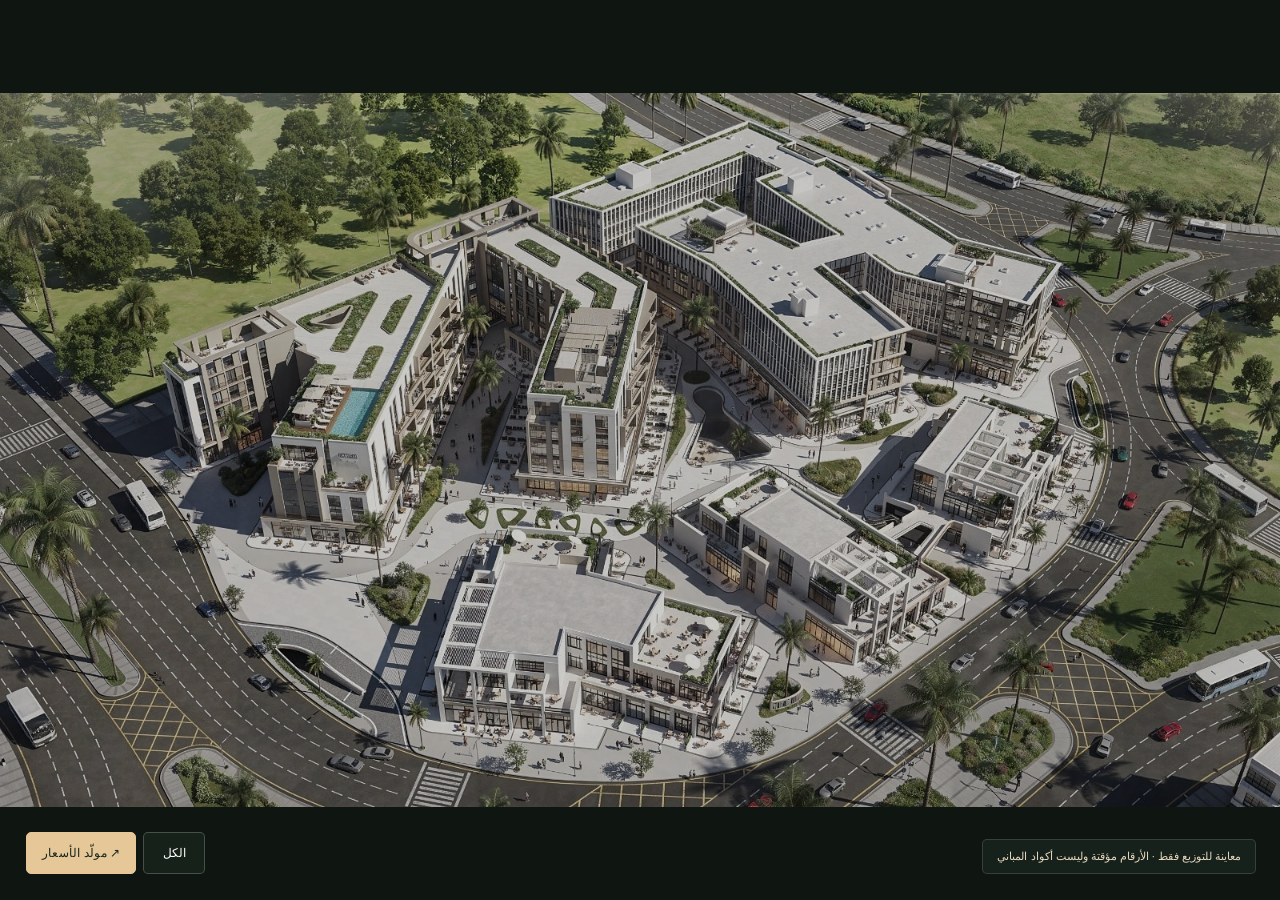
<file: 2-1-masterplan-preview.html>
<!doctype html><html data-outline-version="2" data-closeups-version="2" data-perspective-version="1" lang="ar" dir="rtl"><head><meta charset="utf-8"><meta name="viewport" content="width=device-width,initial-scale=1"><title>9NORTH | استكشف المشروع</title><link rel="stylesheet" href="2-fonts.css"><style>
*{box-sizing:border-box}body{margin:0;background:#191d19;color:#fff;font-family:'IBM Plex Sans Arabic',Tahoma,Arial,sans-serif}button,a{font:inherit}button{cursor:pointer}a{color:inherit;text-decoration:none}button:focus-visible,a:focus-visible{outline:3px solid #e5c798;outline-offset:4px}.top{height:48px;display:flex;align-items:center;justify-content:space-between;padding:0 22px;border-bottom:1px solid #ffffff20;background:#191d19}.brand{display:flex;align-items:center;gap:12px}.brand strong{font-family:Georgia,serif;font-size:20px;font-weight:400;letter-spacing:1.5px;direction:ltr}.brand small{color:#b8bcb0;font-size:9px;border-right:1px solid #ffffff30;padding-right:12px}.top a{border:1px solid #ffffff45;border-radius:4px;padding:7px 13px;font-size:11px}.layout{display:block;direction:ltr;height:100svh;min-height:560px}.scene{position:relative;overflow:hidden;display:flex;align-items:center;justify-content:center;background:#0f1611;min-width:0;height:100%}.viewport{width:100%;height:100%;overflow:auto;display:flex;align-items:center;scrollbar-width:thin}.canvas{position:relative;width:100%;flex-shrink:0;transition:width .25s}.canvas img{display:block;width:100%;height:auto;filter:brightness(.8) saturate(.8)}.canvas svg{position:absolute;inset:0;width:100%;height:100%;display:block;overflow:visible}.zone{vector-effect:non-scaling-stroke;stroke-linejoin:round}.zone{fill:#e5c79812;stroke:#ead4b0;stroke-width:1.5;cursor:pointer;transition:fill .3s ease,stroke .3s ease,filter .3s ease}.scene .canvas .zone:hover,.scene .canvas .zone.active{fill:#ffce7f3d;stroke:transparent;stroke-width:0;filter:drop-shadow(0 0 12px rgba(255,200,120,.95)) drop-shadow(0 0 32px rgba(255,180,90,.55))}.scene .canvas .zone:focus{fill:#ffce7f59;outline:none;stroke:#fff;stroke-width:2;filter:drop-shadow(0 0 12px rgba(255,200,120,.95))}@media(hover:none){.scene .canvas .zone:hover{fill:transparent;stroke:none;filter:none}.scene .canvas .zone:active{fill:#ffce7f59;stroke:transparent;filter:drop-shadow(0 0 12px rgba(255,200,120,.95)) drop-shadow(0 0 32px rgba(255,180,90,.55))}}.marker{position:absolute;transform:translate(-50%,-50%);width:31px;height:31px;border:1px solid #e1c296;border-radius:50%;background:#18221bee;color:#f6e4c8;box-shadow:0 4px 20px #0008;display:grid;place-items:center;font-family:Georgia,serif;font-size:17px;padding:0}.marker.active,.marker:hover{background:#e1c296;color:#17211a;transform:translate(-50%,-50%) scale(1.15)}.scene-top{position:absolute;top:22px;right:24px;direction:rtl;pointer-events:none;background:#18221ae6;padding:9px 14px;border:1px solid #ffffff25;border-radius:4px;font-size:11px;color:#efe2ca}.controls{position:absolute;bottom:26px;left:26px;display:flex;gap:7px;direction:ltr}.controls button{width:42px;height:42px;border:1px solid #ffffff35;background:#17231cec;color:#fff;border-radius:5px;font-size:20px}.controls button:last-child{width:62px;font-size:12px}.controls .quote-link{height:42px;display:inline-flex;align-items:center;padding:0 15px;border:1px solid #e5c798;background:#e5c798;color:#19271d;border-radius:5px;font-size:12px;letter-spacing:.2px}.scene-note{position:absolute;bottom:26px;right:24px;background:#17231ce6;border:1px solid #ffffff25;border-radius:5px;padding:10px 14px;font-size:11px;direction:rtl;color:#e7d9c0;max-width:55%}.side{direction:rtl;padding:34px 26px;overflow:auto;background:#f2ecdf;color:#27372b}.eyebrow{font-family:Georgia,serif;letter-spacing:2px;font-size:10px;color:#8b7655}.side h1{font-size:28px;font-weight:500;line-height:1.6;margin:10px 0 8px}.intro{font-size:13px;line-height:1.95;color:#61705f;margin:0 0 23px}.grid{display:grid;grid-template-columns:repeat(9,1fr);gap:4px;direction:ltr}.grid button{padding:8px 0;background:transparent;border:1px solid #c6c7b9;color:#4d5e4f;border-radius:3px;font-size:13px}.grid button.active{background:#293c2c;color:#fff;border-color:#293c2c}.detail{margin-top:23px;padding-top:22px;border-top:1px solid #cbd0c1}.detail h2{font-size:21px;font-weight:500;margin:0 0 12px}.badge{display:inline-flex;align-items:center;gap:7px;font-size:11px;color:#756044;padding:6px 9px;background:#e5dccb;border-radius:3px}.badge:before{content:'';width:6px;height:6px;border-radius:50%;background:#9a8668}.detail p{font-size:13px;color:#63715f;line-height:2;margin:16px 0}.empty{padding:18px 14px;border:1px dashed #b3b9a8;border-radius:4px;font-size:12px;line-height:1.9;color:#65745f}.return{display:block;text-align:center;background:#293c2c;color:#fff;padding:13px 12px;font-size:12px;border-radius:4px;margin-top:20px}.legend{border-top:1px solid #cbd0c1;margin-top:27px;padding-top:19px;font-size:10px;line-height:2;color:#78816f}.legend strong{display:block;color:#465542;font-weight:500;font-size:11px;margin-bottom:6px}.legend-row{display:flex;flex-wrap:wrap;gap:12px}.dot{width:6px;height:6px;border-radius:50%;display:inline-block;margin-left:4px}.green{background:#6a9975}.amber{background:#bc995b}.red{background:#b77565}.disclaimer{margin-top:13px;font-size:10px;color:#7b806f;line-height:1.9}.fade{animation:fade .25s ease}@keyframes fade{from{opacity:.4}to{opacity:1}}@media(min-width:1600px){.layout{grid-template-columns:minmax(0,1fr) 390px}.side{padding:40px}}@media(max-width:850px){.top{height:44px;padding:0 14px}.brand strong{font-size:17px}.brand small{display:none}.top a{font-size:10px;padding:6px 10px}.layout{height:100svh;min-height:0;display:block}.scene{height:100%;min-height:0}.side{padding:25px 22px}.side h1{font-size:24px}.intro{margin-bottom:17px}.scene-top{top:13px;right:13px;font-size:10px;padding:6px 9px}.scene-note{bottom:14px;right:13px;max-width:55%;font-size:9px;padding:7px 10px}.controls{bottom:14px;left:13px;gap:4px}.controls button{width:33px;height:35px;font-size:18px}.controls button:last-child{width:45px;font-size:10px}.controls .quote-link{height:35px;padding:0 11px;font-size:10px}.marker{width:24px;height:24px;font-size:14px}.zone{stroke-width:1.2}.grid{max-width:450px}.detail{margin-top:19px;padding-top:18px}.legend{margin-top:22px}}@media(prefers-reduced-motion:reduce){*{animation:none!important;transition:none!important}}
[hidden]{display:none!important}.canvas.is-closeup{transition:none}.canvas .closeup-image{filter:none;min-height:180px}.canvas.is-closeup svg,.canvas.is-closeup .marker,.canvas.is-closeup .master-image{display:none}.back-plan{position:absolute;top:22px;left:24px;padding:10px 15px;background:#f2ecdf;color:#27372b;border:1px solid #e1c296;border-radius:5px;font-size:12px;box-shadow:0 4px 20px #0004;z-index:2}.scene-top{max-width:48%}.scene-note{pointer-events:none}.canvas.is-loading .closeup-image{opacity:.25}.scene.is-closeup .scene-note{max-width:53%}@media(max-width:850px){.back-plan{top:13px;left:13px;font-size:10px;padding:8px 10px}.scene-top{max-width:45%}.canvas .closeup-image{min-height:0}}
.veil{position:absolute;inset:0;background:#0f1611;opacity:0;pointer-events:none;z-index:1}
.zone-tip{position:absolute;z-index:6;pointer-events:none;background:#17231ce6;border:1px solid #e5c79866;color:#f6e4c8;padding:7px 12px;border-radius:4px;font-size:12px;direction:ltr;letter-spacing:.4px;transform:translate(-50%,-135%);white-space:nowrap;font-family:Georgia,serif;box-shadow:0 4px 18px #0006}
.scene.is-flying .viewport{overflow:hidden}.scene.is-flying .canvas{transition:none;will-change:transform}.scene.is-flying .closeup-image{will-change:transform,opacity}.scene.is-flying .closeup-actions{visibility:hidden}
.scene.is-flying .controls,.scene.is-flying .back-plan{pointer-events:none;opacity:.55}

/* Keep hit areas interactive while leaving the aerial unobstructed. */
.canvas .marker{display:none}
.canvas .zone,.canvas .zone:hover,.canvas .zone.active,.canvas .zone:focus{fill:transparent;stroke:none;outline:none;pointer-events:all}
/* Building entrances: lazy video and inline playback. */
.entrance-button{position:absolute;bottom:27px;left:50%;transform:translateX(-50%);z-index:3;min-height:46px;padding:11px 28px;border:1px solid #e5c798;border-radius:5px;background:#e5c798;color:#19271d;font-family:Georgia,serif;font-size:17px;letter-spacing:.6px;box-shadow:0 5px 24px #0006}.entrance-button:hover{background:#f2dfbf}.entrance-player{position:absolute;inset:0;z-index:3;display:grid;place-items:center;background:#0f1611}.entrance-player video{display:block;width:100%;height:100%;object-fit:contain}.scene.is-playing .back-plan{z-index:5}.scene.is-playing .scene-top{z-index:4}.scene.is-playing .controls,.scene.is-playing .scene-note{display:none}@media(max-width:850px){.entrance-button{bottom:62px;padding:10px 25px;min-height:44px;font-size:16px}.scene.is-playing .scene-top{display:none}}
/* Full-view first-person walk: no blur, no player frame. */
.entrance-player{position:fixed;inset:0;z-index:100;background:#0f1611;overflow:hidden;display:block;isolation:isolate}.entrance-player video{position:absolute;inset:0;width:100%;height:100%;object-fit:cover;object-position:50% 54%;opacity:0;z-index:1}.walk-image{position:absolute;max-width:none;transform-origin:0 0;z-index:2;will-change:transform;filter:none}.walk-caption{position:absolute;bottom:max(32px,env(safe-area-inset-bottom));left:50%;transform:translateX(-50%);z-index:4;padding:10px 18px;border:1px solid #e5c79855;border-radius:30px;color:#f5ead6;background:#17231cb8;font-size:12px;direction:rtl;pointer-events:none}.walk-exit{position:absolute;top:max(20px,env(safe-area-inset-top));left:20px;z-index:5;background:#f2ecdfed;color:#27372b;border:1px solid #e1c296;border-radius:5px;padding:10px 15px;font-size:12px;min-height:44px}.walk-play{position:absolute;left:50%;top:50%;transform:translate(-50%,-50%);z-index:5;border:1px solid #e5c798;border-radius:6px;background:#e5c798;color:#19271d;padding:15px 25px}.scene.is-playing .back-plan{visibility:hidden}body.is-walking{overflow:hidden}@media(max-width:850px){.walk-exit{left:13px;top:max(13px,env(safe-area-inset-top));font-size:11px}.entrance-player video{object-position:50% 54%}.walk-caption{font-size:11px;white-space:nowrap}}
.scene.is-plaza .canvas{height:100%;transition:none}.scene.is-plaza .closeup-image{width:100%;height:100%;object-fit:contain;object-position:center}.scene.is-plaza .controls,.scene.is-plaza .scene-note{display:none}
/* Inventory button + paper overlay */
.inv-hover{position:absolute;z-index:6;transform:translate(-50%,0);padding:8px 18px;border:1px solid #e5c798;border-radius:5px;background:#e5c798;color:#19271d;font-family:Georgia,serif;font-size:15px;letter-spacing:.5px;box-shadow:0 5px 22px #0008;direction:ltr;white-space:nowrap}
.inv-hover:hover{background:#f2dfbf}
.closeup-actions{position:absolute;bottom:27px;left:50%;transform:translateX(-50%);z-index:3;display:flex;gap:10px;direction:ltr}
.closeup-actions .entrance-button{position:static;transform:none}
.inv-closeup{min-height:46px;padding:11px 24px;border:1px solid #e5c798;border-radius:5px;background:#17231ce6;color:#f6e4c8;font-family:Georgia,serif;font-size:17px;letter-spacing:.6px;box-shadow:0 5px 24px #0006}
.inv-closeup:hover{background:#22301f}
.scene.is-playing .closeup-actions{display:none}
/* Flat letterhead, palette drawn from the masterplan's stone, landscape and pool. */
.paper-veil{position:fixed;inset:0;z-index:120;background:#18201bcc;display:grid;place-items:center;padding:24px;overflow:auto;overscroll-behavior:contain}
.paper{position:relative;width:min(660px,100%);min-height:min(870px,calc(100svh - 48px));max-height:calc(100svh - 48px);overflow:auto;display:flex;flex-direction:column;background:#fafaf6;color:#30392f;border:1px solid #d9dcd1;border-radius:0;box-shadow:0 14px 50px #0006;padding:46px 44px 26px;direction:rtl;transform:none}
.paper-letterhead{display:flex;justify-content:space-between;align-items:center;gap:20px;padding-bottom:22px;border-bottom:1px solid #c8cec0;position:relative;margin-bottom:30px}
.paper-letterhead:after{content:'';position:absolute;bottom:-2px;right:0;width:32%;height:4px;background:#566648;border-left:24px solid #76a5a4}
.paper-brand{direction:ltr;font-family:Georgia,serif;font-size:34px;letter-spacing:2px;line-height:1.1;color:#3c4b35}
.paper-brand small{display:block;font-family:Arial,sans-serif;font-size:9px;letter-spacing:3.5px;margin-top:9px;color:#717c69}
.paper-eyebrow{font-size:11px;color:#697461;line-height:1.9}
.paper-eyebrow span{display:block;font-family:Arial,sans-serif;letter-spacing:1.7px;font-size:8px;direction:ltr;text-align:right;color:#7b8572}
.paper-heading{margin-bottom:22px}
.paper h2{font-size:26px;font-weight:500;color:#34452e;margin:0 0 4px;line-height:1.5}
.paper-sub{font-size:13px;color:#78806f;margin:0;line-height:1.8}
.paper table{width:100%;border-collapse:collapse;table-layout:fixed;font-size:13px}
.paper th{background:#4b5c40;color:#fff;font-weight:500;padding:12px 4px;font-size:12px;border-inline-end:1px solid #ffffff24}
.paper th:first-child{width:23%}.paper th:nth-child(3){width:24%}
.paper td{padding:12px 5px;border-bottom:1px solid #dfe3d7;color:#4a5543;text-align:center}
.paper-empty{position:relative;flex:1;min-height:260px;text-align:center;color:#7a8372;display:flex;flex-direction:column;align-items:center;justify-content:center;gap:8px;background:repeating-linear-gradient(to bottom,transparent 0,transparent 47px,#e7eade 47px,#e7eade 48px);border-bottom:1px solid #d6dccd;margin-bottom:36px}
.paper-empty span,.paper-empty small{background:#fafaf6;padding:2px 14px}.paper-empty span{font-size:14px;color:#68775e}.paper-empty small{font-size:12px;line-height:1.8}
.paper-footer{margin-top:auto;display:flex;align-items:center;justify-content:space-between;gap:16px;padding-top:15px;border-top:1px solid #c8cec0;position:relative;color:#7a8471;font-size:10px}
.paper-footer:before{content:'';position:absolute;top:-2px;left:0;width:26%;height:3px;background:#566648}
.paper-footer span:last-child{font-family:Arial,sans-serif;letter-spacing:2px;font-size:8px;direction:ltr}
.paper-close{position:absolute;top:8px;left:8px;width:36px;height:36px;border:0;background:transparent;color:#4b5c40;font-size:16px;z-index:2;border-radius:0}
.paper-close:hover{background:#e8ecdf}.paper-close:focus-visible{outline-color:#566648;outline-offset:-3px}
@media(max-width:850px){.closeup-actions{bottom:62px}.inv-closeup{padding:10px 20px;min-height:44px;font-size:16px}.inv-hover{font-size:13px;padding:7px 14px}}
@media(max-width:600px){.paper-veil{padding:16px}.paper{padding:48px 20px 22px;min-height:min(720px,calc(100svh - 32px));max-height:calc(100svh - 32px)}.paper-letterhead{margin-bottom:26px;padding-bottom:20px;gap:12px}.paper-brand{font-size:28px}.paper-brand small{font-size:8px;letter-spacing:2.5px}.paper-eyebrow{font-size:10px}.paper h2{font-size:24px}.paper-sub{font-size:12px}.paper-heading{margin-bottom:20px}.paper th{padding:11px 3px;font-size:10px;line-height:1.6}.paper-empty{min-height:230px;margin-bottom:28px}.paper-footer{font-size:9px}.paper-footer span:last-child{font-size:7px;letter-spacing:1.3px}}
@media(max-height:600px){.paper-veil{place-items:start center}.paper{min-height:640px;max-height:none}}

/* Illustrative floor plans: floor -> unit journey on the same flat paper (concept only, no real layouts) */
.fp-closeup{min-height:46px;padding:11px 24px;border:1px solid #e5c798;border-radius:5px;background:#17231ce6;color:#f6e4c8;font-family:Georgia,serif;font-size:17px;letter-spacing:.6px;box-shadow:0 5px 24px #0006}
.fp-closeup:hover{background:#22301f}
.fp-body{flex:1;display:flex;gap:26px;min-height:0}
.fp-rail{display:flex;flex-direction:column;gap:8px;justify-content:center;flex-shrink:0}
.fp-rail-label{font-size:10px;color:#78816f;text-align:center;margin-bottom:4px}
.fp-rail button{min-width:66px;padding:12px 8px;border:1px solid #c6c7b9;background:transparent;color:#4d5e4f;border-radius:4px;font-size:13px}
.fp-rail button.active{background:#293c2c;color:#fff;border-color:#293c2c}
.fp-stage{flex:1;min-width:0;display:flex;align-items:center;justify-content:center}
.fp-stage svg{width:100%;height:auto;display:block}
.fp-unit{fill:#76a5a41f;stroke:#566648;stroke-width:1.6;cursor:pointer;transition:fill .25s}
.fp-unit:hover,.fp-unit:focus{fill:#e5c79866;outline:none}
.fp-unit text{fill:#3c4b35;font-size:16px;pointer-events:none;font-family:'IBM Plex Sans Arabic',Tahoma,Arial,sans-serif}
.fp-room{fill:none;stroke:#a9b29d;stroke-width:1}
.fp-wall{fill:none;stroke:#3c4b35;stroke-width:2.6}
.fp-core{fill:#e7eade;stroke:#8a947f;stroke-width:1.2}
.fp-rlabel{font-size:13px;fill:#4d5e4f;font-family:'IBM Plex Sans Arabic',Tahoma,Arial,sans-serif}
.fp-note{margin-top:18px;font-size:11px;color:#8a6d3b;background:#f5eedd;border:1px dashed #c9b384;border-radius:4px;padding:10px 14px;line-height:1.9}
.fp-back{margin:0 0 16px;align-self:flex-start;background:transparent;border:1px solid #566648;color:#3c4b35;border-radius:4px;padding:9px 16px;font-size:12px}
.fp-back:hover{background:#e8ecdf}
@media(max-width:850px){.inv-closeup,.fp-closeup{min-height:44px;padding:10px 18px;font-size:15px}.closeup-actions{gap:6px}}
@media(max-width:600px){.fp-body{flex-direction:column-reverse;gap:14px}.fp-rail{flex-direction:row;flex-wrap:wrap;justify-content:center}.fp-rail-label{width:100%;margin-bottom:0}.fp-rail button{min-width:56px;padding:10px 8px}}
</style></head><body><main class="layout"><section class="scene" aria-label="الماستر بلان التفاعلي"><div class="viewport" id="viewport"><div class="canvas" id="canvas"><img class="master-image" src="9-clarity-3-masterplan-render.webp" alt="رندر جوي لمشروع 9NORTH من نجدار"><img class="closeup-image" id="closeupImage" alt="" decoding="async" hidden><svg viewBox="0 0 1435 801" aria-label="مناطق مبدئية لتأكيد توزيع المباني"><polygon tabindex="0" role="button" aria-label="منطقة مبدئية 1" data-zone="1" class="zone" points="184,300 194,291 194,277 270,255 295,245 329,263 330,284 311,292 308,374 288,394 231,421 215,419 206,402 200,352"><title>منطقة 1 - ترقيم مبدئي</title></polygon><polygon tabindex="0" role="button" aria-label="منطقة مبدئية 2" data-zone="2" class="zone" points="296,245 455,181 454,164 474,146 572,116 602,136 600,145 535,167 529,193 524,249 511,302 491,349 472,398 451,463 434,507 302,497 301,457 303,416 310,389 331,322 329,283 330,263"><title>منطقة 2 - ترقيم مبدئي</title></polygon><polygon tabindex="0" role="button" aria-label="منطقة مبدئية 3" data-zone="3" class="zone" points="537,161 586,144 721,210 726,218 716,300 719,354 712,431 699,452 581,441 579,425 590,335 612,279 627,223 585,202 552,186 537,179"><title>منطقة 3 - ترقيم مبدئي</title></polygon><polygon tabindex="0" role="button" aria-label="منطقة مبدئية 4" data-zone="4" class="zone" points="617,115 838,31 891,50 893,87 855,98 850,124 838,130 835,88 682,149 683,186 619,158"><title>منطقة 4 - ترقيم مبدئي</title></polygon><polygon tabindex="0" role="button" aria-label="منطقة مبدئية 5" data-zone="5" class="zone" points="850,94 897,76 963,112 1069,169 1088,171 1187,192 1185,217 1172,251 1165,298 1141,333 1052,302 1047,273 1003,261 985,226 919,204 942,160 892,136 852,115"><title>منطقة 5 - ترقيم مبدئي</title></polygon><polygon tabindex="0" role="button" aria-label="منطقة مبدئية 6" data-zone="6" class="zone" points="714,149 793,121 838,137 846,157 882,170 916,158 942,160 919,193 975,236 1017,262 1021,279 1012,301 1010,350 997,368 924,388 895,377 895,357 854,326 809,291 767,260 735,239 717,223"><title>منطقة 6 - ترقيم مبدئي</title></polygon><polygon tabindex="0" role="button" aria-label="منطقة مبدئية 7" data-zone="7" class="zone" points="1074,341 1184,370 1187,394 1171,453 1162,475 1141,519 1066,500 1040,489 1038,479 991,466 992,440 1022,393"><title>منطقة 7 - ترقيم مبدئي</title></polygon><polygon tabindex="0" role="button" aria-label="منطقة مبدئية 8" data-zone="8" class="zone" points="754,469 854,422 959,478 972,495 1062,550 1065,577 1049,603 978,644 950,637 904,615 902,599 851,571 831,568 791,540 790,526 755,509"><title>منطقة 8 - ترقيم مبدئي</title></polygon><polygon tabindex="0" role="button" aria-label="منطقة مبدئية 9" data-zone="9" class="zone" points="524,503 556,489 580,491 600,500 653,502 676,516 674,539 741,556 744,574 834,584 842,596 813,699 799,725 752,716 645,685 642,714 556,714 493,701 486,677 489,639 501,577"><title>منطقة 9 - ترقيم مبدئي</title></polygon><polygon tabindex="0" role="button" aria-label="الساحة المنخفضة" data-zone="10" class="zone plaza-zone" points="783,331 796,330 809,335 817,345 817,357 823,370 839,384 857,399 859,405 847,410 828,415 809,418 787,413 774,406 778,394 785,379 787,368 786,360 780,352 776,343 778,336"></polygon></svg><button class="marker" style="left:17.56098%;top:41.57303%" data-zone="1" aria-label="افتح المنطقة المبدئية 1">1</button><button class="marker" style="left:29.40767%;top:35.33084%" data-zone="2" aria-label="افتح المنطقة المبدئية 2">2</button><button class="marker" style="left:46.06272%;top:37.95256%" data-zone="3" aria-label="افتح المنطقة المبدئية 3">3</button><button class="marker" style="left:51.63763%;top:13.10861%" data-zone="4" aria-label="افتح المنطقة المبدئية 4">4</button><button class="marker" style="left:75.19164%;top:28.83895%" data-zone="5" aria-label="افتح المنطقة المبدئية 5">5</button><button class="marker" style="left:62.57840%;top:33.70787%" data-zone="6" aria-label="افتح المنطقة المبدئية 6">6</button><button class="marker" style="left:76.58537%;top:52.55930%" data-zone="7" aria-label="افتح المنطقة المبدئية 7">7</button><button class="marker" style="left:62.99652%;top:65.91760%" data-zone="8" aria-label="افتح المنطقة المبدئية 8">8</button><button class="marker" style="left:43.97213%;top:76.02996%" data-zone="9" aria-label="افتح المنطقة المبدئية 9">9</button></div></div><div class="closeup-actions" id="closeupActions"><button class="inv-closeup" id="invCloseup" hidden>Inventory</button><button class="fp-closeup" id="fpCloseup" hidden>المساقط</button><button class="entrance-button" id="entranceButton" aria-label="Entrance - ادخل مبنى 6" hidden>Entrance ↗</button></div><div class="entrance-player" id="entrancePlayer" hidden><img class="walk-image" id="walkImage" alt=""><div class="walk-caption" id="walkCaption" role="status"></div><button class="walk-exit" id="walkExit">رجوع للماستر بلان ←</button><button class="walk-play" id="walkPlay" hidden>متابعة الدخول ▶</button><video id="entranceVideo" playsinline webkit-playsinline preload="none" aria-label="جولة داخل مبنى 6"></video></div><div class="veil" id="veil"></div><div class="zone-tip" id="zoneTip" hidden></div><button class="back-plan" id="backPlan" hidden>رجوع للماستر بلان ←</button><div class="controls"><a class="quote-link" href="./?v=5">مولّد الأسعار ↗</a><button id="reset" aria-label="عرض كامل المخطط">الكل</button></div><div class="scene-note" id="sceneNote" role="status">معاينة للتوزيع فقط · الأرقام مؤقتة وليست أكواد المباني</div><button class="inv-hover" id="invHover" hidden>Inventory</button></section></main><div class="paper-veil" id="paperVeil" hidden>
<div class="paper" role="dialog" aria-modal="true" aria-label="Inventory - وحدات المبنى">
<button class="paper-close" id="paperClose" aria-label="اقفل">✕</button>
<header class="paper-letterhead"><div class="paper-eyebrow">قائمة الوحدات المتاحة<span>BUILDING INVENTORY</span></div><div class="paper-brand">9NORTH<small>PROJECT INVENTORY</small></div></header>
<div class="paper-heading"><h2 id="paperTitle">مبنى</h2><p class="paper-sub" id="paperSub"></p></div>
<table><thead><tr><th>كود الوحدة</th><th>النوع</th><th>المساحة (م²)</th><th>الدور</th><th>الحالة</th></tr></thead><tbody id="paperRows"></tbody></table>
<div class="paper-empty"><span>مساحة قائمة الوحدات</span><small>سيتم إضافة بيانات الوحدات لاحقًا</small></div>
<footer class="paper-footer"><span>9NORTH · قائمة خاصة بالمبنى</span><span>AVAILABLE UNITS</span></footer>
</div>
</div>
<div class="paper-veil" id="fpVeil" hidden>
<div class="paper" role="dialog" aria-modal="true" aria-label="مساقط توضيحية للمبنى">
<button class="paper-close" id="fpClose" aria-label="اقفل">✕</button>
<header class="paper-letterhead"><div class="paper-eyebrow">مساقط توضيحية<span>ILLUSTRATIVE FLOOR PLANS</span></div><div class="paper-brand">9NORTH<small>FLOOR PLANS</small></div></header>
<div class="paper-heading"><h2 id="fpTitle">مبنى</h2><p class="paper-sub" id="fpSub"></p></div>
<button class="fp-back" id="fpBack" hidden>رجوع لمسقط الدور ←</button>
<div class="fp-body" id="fpBody"></div>
<div class="fp-note">المساقط المعروضة نموذج توضيحي لشكل التصفح فقط، وليست مخططات حقيقية للمشروع: الأكواد والتقسيمات والأدوار والمساحات غير نهائية ولا تعبر عن توفر فعلي.</div>
<footer class="paper-footer"><span>9NORTH · مساقط توضيحية</span><span>ILLUSTRATIVE ONLY</span></footer>
</div>
</div><script>
let zoom=1,selectedZone=null,flying=false;
const canvas=document.getElementById('canvas'), closeup=document.getElementById('closeupImage'), backPlan=document.getElementById('backPlan'), scene=document.querySelector('.scene'), note=document.getElementById('sceneNote'), veil=document.getElementById('veil'), viewport=document.getElementById('viewport');
const entranceButton=document.getElementById('entranceButton'), entrancePlayer=document.getElementById('entrancePlayer'), entranceVideo=document.getElementById('entranceVideo');
const walkImage=document.getElementById('walkImage'),walkCaption=document.getElementById('walkCaption'),walkPlay=document.getElementById('walkPlay');
let entranceRun=0,walkAnimation=null,walkDone=false,videoReady=false,videoRevealed=false;
const SHARED_ENTRANCE='5-building-1-2-3-entrance.mp4';
const ENTRANCES={1:{src:SHARED_ENTRANCE,x:.38,y:.82},2:{src:SHARED_ENTRANCE,x:.38,y:.82},3:{src:SHARED_ENTRANCE,x:.65,y:.81},5:{src:'1-1-19-building-5-entrance.mp4',x:.58,y:.78},6:{src:'1-18-building-6-entrance.mp4',x:.53,y:.81},8:{src:'3-building-8-entrance.mp4',x:.38,y:.81},9:{src:'4-building-9-entrance.mp4',x:.44,y:.81}};
function syncEntrance(){entranceButton.setAttribute('aria-label','Entrance - ادخل مبنى '+selectedZone);entranceButton.hidden=!(ENTRANCES[selectedZone]&&!flying&&!canvas.classList.contains('is-loading')&&!scene.classList.contains('is-playing'))}
function stopEntrance(){entranceRun++;walkDone=false;videoReady=false;videoRevealed=false;if(walkAnimation){walkAnimation.cancel();walkAnimation=null}entrancePlayer.getAnimations({subtree:true}).forEach(a=>a.cancel());entranceVideo.pause();entranceVideo.onplaying=null;entrancePlayer.hidden=true;walkImage.hidden=false;walkPlay.hidden=true;walkCaption.hidden=false;entranceVideo.style.opacity='0';scene.classList.remove('is-playing');document.body.classList.remove('is-walking');entranceButton.hidden=true;if(entranceVideo.hasAttribute('src')){entranceVideo.removeAttribute('src');entranceVideo.load()}}
async function revealEntrance(run){
 if(run!==entranceRun||!walkDone||!videoReady||videoRevealed)return;
 videoRevealed=true;walkCaption.hidden=true;walkPlay.hidden=true;
 try{entranceVideo.currentTime=0}catch(e){}
 entranceVideo.style.opacity='1';
 const fade=walkImage.animate([{opacity:1},{opacity:0}],{duration:reducedMotion()?0:340,easing:'ease-out',fill:'forwards'});
 const appear=entranceVideo.animate([{transform:'scale(1.06)'},{transform:'scale(1)'}],{duration:reducedMotion()?0:750,easing:'cubic-bezier(.16,.84,.3,1)',fill:'backwards'});
 try{await entranceVideo.play()}catch(e){if(run===entranceRun){walkPlay.hidden=false;walkCaption.hidden=false;walkCaption.textContent='اضغط للمتابعة إلى المدخل';}}
 try{await fade.finished}catch(e){}
 if(run!==entranceRun)return;
 walkImage.hidden=true;fade.cancel();appear.finished.then(()=>appear.cancel()).catch(()=>{});
}
entranceButton.addEventListener('click',async()=>{
 const entrance=ENTRANCES[selectedZone];
 if(!entrance||flying||scene.classList.contains('is-playing'))return;
 entranceVideo.setAttribute('aria-label','جولة داخل مبنى '+selectedZone);
 setZoom(fitZoom());centerView();
 const rect=closeup.getBoundingClientRect(),W=window.innerWidth,H=window.innerHeight,run=++entranceRun;
 walkDone=false;videoReady=false;videoRevealed=false;walkImage.hidden=false;walkPlay.hidden=true;walkCaption.hidden=true;
 walkImage.src=closeup.currentSrc||closeup.src;
 walkImage.style.width=rect.width+'px';walkImage.style.height=rect.height+'px';walkImage.style.left='0';walkImage.style.top='0';
 entranceButton.hidden=true;entrancePlayer.hidden=false;scene.classList.add('is-playing');document.body.classList.add('is-walking');
 // Fast punch-in toward the entrance: one short ease-out zoom, no fake walk.
 const s=Math.max(Math.max(W/rect.width,H/rect.height)*2.05,H*.5/(rect.height*.19)),targetX=W*.5-rect.width*entrance.x*s,targetY=H*.54-rect.height*entrance.y*s;
 walkAnimation=walkImage.animate([
  {transform:`translate(${rect.left}px,${rect.top}px) scale(1)`,offset:0},
  {transform:`translate(${rect.left+(targetX-rect.left)*.62}px,${rect.top+(targetY-rect.top)*.62}px) scale(${1+(s-1)*.62})`,offset:.62},
  {transform:`translate(${targetX}px,${targetY}px) scale(${s})`,offset:1}
 ],{duration:reducedMotion()?0:520,easing:'cubic-bezier(.25,.7,.25,1)',fill:'forwards'});
 // Play within the tap gesture to keep mobile playback permission, hold the first frame, then crossfade at the zoom's peak.
 entranceVideo.onplaying=()=>{if(run!==entranceRun)return;if(!videoRevealed){entranceVideo.pause();videoReady=true;revealEntrance(run)}};
 if(entranceVideo.getAttribute('src')!==entrance.src){entranceVideo.preload='auto';entranceVideo.src=entrance.src}
 const start=entranceVideo.play();if(start)start.catch(()=>{if(run!==entranceRun)return;walkPlay.hidden=false;walkCaption.hidden=false;walkCaption.textContent='اضغط للمتابعة إلى المدخل';});
 try{await walkAnimation.finished}catch(e){return}
 if(run!==entranceRun)return;
 // If the clip is still late, keep a slow creep so the frame never stalls or cuts to black.
 if(!videoReady&&walkPlay.hidden){
  walkCaption.hidden=false;walkCaption.textContent='جاري تجهيز المشهد…';
  walkAnimation=walkImage.animate([{transform:`translate(${targetX}px,${targetY}px) scale(${s})`},{transform:`translate(${targetX}px,${targetY}px) scale(${s*1.07})`}],{duration:1600,easing:'ease-out',fill:'forwards'});
 }
 walkDone=true;
 revealEntrance(run);
});
walkPlay.addEventListener('click',()=>{const run=entranceRun;entranceVideo.play().then(()=>{videoReady=true;walkPlay.hidden=true;revealEntrance(run)}).catch(()=>{walkPlay.hidden=false})});
document.getElementById('walkExit').onclick=()=>cinematicToMaster();
entranceVideo.addEventListener('ended',()=>{stopEntrance();cinematicToMaster()});
entranceVideo.addEventListener('error',()=>{if(!entranceVideo.hasAttribute('src'))return;stopEntrance();note.textContent='الفيديو لم يتحمل. اضغط Entrance للمحاولة مرة تانية.';syncEntrance()});
const defaultNote='معاينة للتوزيع فقط · الأرقام مؤقتة وليست أكواد المباني';
const MARKER_POS={1:[17.56,41.57],2:[29.41,35.33],3:[46.06,37.95],4:[51.64,13.11],5:[75.19,28.84],6:[62.58,33.71],7:[76.59,52.56],8:[63,65.92],9:[43.97,76.03],10:[57,46]};
const reducedMotion=()=>window.matchMedia('(prefers-reduced-motion: reduce)').matches;
// Perspective is a brief 2.5D move between still renders, not a 3D model.
function perspectivePose(pos,amount,landing=false){
 const mobile=window.matchMedia('(max-width:850px)').matches;
 const depth=mobile?900:1500,turn=Math.max(-8,Math.min(8,(50-pos[0])*.24))*(mobile?.75:1);
 if(landing)return `perspective(${depth}px) translateY(${amount*2}%) rotateX(${-amount*9}deg) rotateY(${-turn*amount*.55}deg) scale(${1+amount*.08})`;
 return `perspective(${depth}px) translate(${(50-pos[0])*amount}%, ${(50-pos[1])*amount}%) rotateX(${amount*(mobile?11:15)}deg) rotateY(${turn*amount}deg) scale(${1+amount*1.25})`;
}
const QUALITY_CLOSEUPS={1:'1-clarity-10-building-1-2.webp',2:'1-clarity-10-building-1-2.webp',3:'2-clarity-11-building-3.webp',4:'3-clarity-12-building-4.webp',5:'4-clarity-13-building-5.webp',6:'5-clarity-14-building-6.webp',7:'6-clarity-15-building-7.webp',8:'7-clarity-16-building-8.webp',9:'8-clarity-17-building-9.webp',10:'10-clarity-sunken-plaza.webp'};
function closeupSrc(n){return QUALITY_CLOSEUPS[n]}
function clearSelection(){document.querySelectorAll('[data-zone]').forEach(el=>{el.classList.remove('active');if(el.tagName==='BUTTON')el.setAttribute('aria-pressed','false')})}
const ZONE_LABELS={1:'Branded Apartments',2:'Branded Apartments',3:'Branded Apartments',4:'Admin & Clinic',5:'Clinic',6:'Admin',7:'Commercial',8:'Commercial',9:'Commercial',10:'Sky Light'};
const zoneTip=document.getElementById('zoneTip');
if(window.matchMedia('(hover: hover)').matches){document.querySelectorAll('.zone').forEach(z=>{const show=e=>{if(canvas.classList.contains('is-closeup')||flying){zoneTip.hidden=true;return}const r=scene.getBoundingClientRect();zoneTip.textContent=ZONE_LABELS[z.dataset.zone]||'';if(!zoneTip.textContent){zoneTip.hidden=true;return}zoneTip.style.left=(e.clientX-r.left)+'px';zoneTip.style.top=(e.clientY-r.top)+'px';zoneTip.hidden=false};z.addEventListener('mousemove',show);z.addEventListener('mouseleave',()=>{zoneTip.hidden=true})});}
function selectZone(n){
 n=Number(n);if(!Number.isInteger(n)||n<1||n>10)return;stopEntrance();selectedZone=n;scene.classList.toggle('is-plaza',n===10);zoneTip.hidden=true;
 document.querySelectorAll('[data-zone]').forEach(el=>{const selected=el.dataset.zone===String(n);el.classList.toggle('active',selected);if(el.tagName==='BUTTON')el.setAttribute('aria-pressed',String(selected))});
 canvas.classList.add('is-closeup','is-loading');scene.classList.add('is-closeup');closeup.hidden=false;backPlan.hidden=false;closeup.alt=n===10?'الساحة المنخفضة والشلال':'الصورة المقربة للمبنى '+n;
 
 note.textContent='جاري تحميل الصورة المقربة…';
 closeup.src=closeupSrc(n);
 setZoom(fitZoom());centerView();
 if(closeup.complete&&closeup.naturalWidth)showImageReady();
 syncEntrance();syncInvCloseup();invHover.hidden=true;
 if(window.matchMedia('(max-width:850px)').matches)scene.scrollIntoView({behavior:'smooth',block:'start'});
}
function preloadEntrance(){const e=ENTRANCES[selectedZone];if(!e||scene.classList.contains('is-playing'))return;if(entranceVideo.getAttribute('src')!==e.src){entranceVideo.preload='auto';entranceVideo.src=e.src;entranceVideo.load()}}
function showImageReady(){if(selectedZone===null||closeup.hidden)return;setZoom(zoom);canvas.classList.remove('is-loading');note.textContent='المبنى '+selectedZone+' · صورة مقربة · الترقيم مبدئي';syncEntrance();preloadEntrance()}
closeup.addEventListener('load',showImageReady);
closeup.addEventListener('error',()=>{canvas.classList.remove('is-loading');note.textContent='الصورة لم تتحمل. اختار رقم المبنى للمحاولة مرة تانية.'});
function showMasterplan(){stopEntrance();selectedZone=null;scene.classList.remove('is-plaza');canvas.style.height='';canvas.classList.remove('is-closeup','is-loading');scene.classList.remove('is-closeup');closeup.hidden=true;backPlan.hidden=true;clearSelection();note.textContent=defaultNote;setZoom(fitZoom());centerView();syncInvCloseup()}
async function cinematicToZone(n){
 n=Number(n);if(!Number.isInteger(n)||n<1||n>10||flying)return;
 if(selectedZone===n&&canvas.classList.contains('is-closeup'))return;
 if(reducedMotion()){selectZone(n);return}
 const fromMaster=!canvas.classList.contains('is-closeup'),pos=MARKER_POS[n];
 stopEntrance();zoneTip.hidden=true;invHover.hidden=true;
 flying=true;scene.classList.add('is-flying');
 // Decode the destination first so a slow connection never creates a blank landing.
 const pre=new Image();pre.src=closeupSrc(n);
 if(!pre.complete){note.textContent='جاري تجهيز صورة المبنى…';try{await pre.decode()}catch(e){}}
 try{
  if(fromMaster){
   setZoom(fitZoom());centerView();
   canvas.style.transformOrigin=pos[0]+'% '+pos[1]+'%';
   const dive=canvas.animate([{transform:perspectivePose(pos,0)},{transform:perspectivePose(pos,.38),offset:.5},{transform:perspectivePose(pos,1)}],{duration:420,easing:'cubic-bezier(.4,0,.3,1)',fill:'forwards'});
   const shade=veil.animate([{opacity:0},{opacity:0,offset:.35},{opacity:.78}],{duration:420,easing:'ease-in',fill:'forwards'});
   await dive.finished;dive.cancel();shade.cancel();canvas.style.transformOrigin='';
  }else{
   const shade=veil.animate([{opacity:0},{opacity:.78}],{duration:140,fill:'forwards'});
   await shade.finished;shade.cancel();
  }
  selectZone(n);
  const landing=closeup.animate([{transform:perspectivePose(pos,1,true),opacity:.55},{transform:perspectivePose(pos,0,true),opacity:1}],{duration:280,easing:'cubic-bezier(.16,.84,.3,1)',fill:'backwards'});
  veil.animate([{opacity:.78},{opacity:0}],{duration:220,easing:'ease-out',fill:'forwards'});
  await landing.finished;
 }catch(e){}finally{
  canvas.getAnimations().forEach(a=>a.cancel());closeup.getAnimations().forEach(a=>a.cancel());veil.getAnimations().forEach(a=>a.cancel());
  canvas.style.transformOrigin='';flying=false;scene.classList.remove('is-flying');syncEntrance();syncInvCloseup();
 }
}
async function cinematicToMaster(){
 if(flying||selectedZone===null)return;
 stopEntrance();
 if(reducedMotion()){showMasterplan();return}
 const pos=MARKER_POS[selectedZone];
 flying=true;scene.classList.add('is-flying');
 note.textContent='بنرجع للماستر بلان…';
 try{
  const rise=closeup.animate([{transform:perspectivePose(pos,0,true),opacity:1},{transform:perspectivePose(pos,.8,true),opacity:.55}],{duration:220,easing:'ease-in',fill:'forwards'});
  const shade=veil.animate([{opacity:0},{opacity:.78}],{duration:220,easing:'ease-in',fill:'forwards'});
  await rise.finished;rise.cancel();shade.cancel();showMasterplan();
  canvas.style.transformOrigin=pos[0]+'% '+pos[1]+'%';
  const ascend=canvas.animate([{transform:perspectivePose(pos,1)},{transform:perspectivePose(pos,0)}],{duration:380,easing:'cubic-bezier(.16,.84,.3,1)',fill:'backwards'});
  veil.animate([{opacity:.78},{opacity:0}],{duration:320,easing:'ease-out',fill:'forwards'});
  await ascend.finished;
 }catch(e){}finally{
  canvas.getAnimations().forEach(a=>a.cancel());closeup.getAnimations().forEach(a=>a.cancel());veil.getAnimations().forEach(a=>a.cancel());
  canvas.style.transformOrigin='';flying=false;scene.classList.remove('is-flying');syncEntrance();syncInvCloseup();
 }
}
backPlan.onclick=cinematicToMaster;
document.addEventListener('keydown',e=>{if(e.key==='Escape'&&!fpVeil.hidden){if(fpUnit){renderFpFloor()}else{closeFp()}return}if(e.key==='Escape'&&!paperVeil.hidden){closePaper();return}if(e.key==='Escape'&&selectedZone){cinematicToMaster();document.querySelector('.zone').focus()}});
document.querySelectorAll('[data-zone]').forEach(el=>{el.addEventListener('click',()=>cinematicToZone(el.dataset.zone));if(el.tagName!=='BUTTON')el.addEventListener('keydown',e=>{if(e.key==='Enter'||e.key===' '){e.preventDefault();cinematicToZone(el.dataset.zone)}})});
function fitZoom(){const h=viewport.clientHeight,w=viewport.clientWidth;if(h<=w)return 1;const ratio=selectedZone&&closeup.naturalWidth?closeup.naturalWidth/closeup.naturalHeight:1600/893;const imgH=Math.min(w,h*ratio)/ratio;return Math.min(3,Math.max(1,h/imgH))}
function centerView(){viewport.scrollTo(Math.max(0,(viewport.scrollWidth-viewport.clientWidth)/2),Math.max(0,(viewport.scrollHeight-viewport.clientHeight)/2))}
function setZoom(z){if(selectedZone===10){zoom=1;canvas.style.width='100%';canvas.style.height='100%';canvas.style.margin='0';viewport.style.alignItems='center';return}canvas.style.height='';zoom=Math.max(1,Math.min(3,z));const base=selectedZone&&closeup.naturalWidth?Math.min(viewport.clientWidth,viewport.clientHeight*closeup.naturalWidth/closeup.naturalHeight):viewport.clientWidth;canvas.style.width=(base*zoom)+'px';canvas.style.margin=zoom===1?'auto':'0';viewport.style.alignItems=zoom>1?'flex-start':'center';}
document.getElementById('reset').onclick=()=>{setZoom(1);viewport.scrollTo(0,0)};setZoom(fitZoom());centerView();window.addEventListener('resize',()=>setZoom(zoom));

/* Inventory: hover button + paper overlay (concept only, no live unit data yet) */
const invHover=document.getElementById('invHover'),invCloseup=document.getElementById('invCloseup'),paperVeil=document.getElementById('paperVeil'),paperTitle=document.getElementById('paperTitle'),paperSub=document.getElementById('paperSub'),paperClose=document.getElementById('paperClose');
let invHoverZone=null,invHideTimer=null;
function invAvailable(n){return Number.isInteger(n)&&n>=1&&n<=9}
function positionInvHoverAt(x,y){const sr=scene.getBoundingClientRect();let top=y-sr.top+18;if(top+48>sr.height)top=y-sr.top-52;invHover.style.left=Math.min(Math.max(x-sr.left,60),sr.width-60)+'px';invHover.style.top=top+'px'}
function showInvHover(n,x,y){if(!invAvailable(n)||canvas.classList.contains('is-closeup')||flying||!paperVeil.hidden)return;invHoverZone=n;clearTimeout(invHideTimer);if(x!==undefined)positionInvHoverAt(x,y);invHover.hidden=false}
function hideInvHoverSoon(){clearTimeout(invHideTimer);invHideTimer=setTimeout(()=>{invHover.hidden=true;invHoverZone=null},280)}
if(window.matchMedia('(hover: hover)').matches){
 document.querySelectorAll('.zone').forEach(z=>{const zn=Number(z.dataset.zone);z.addEventListener('mouseenter',e=>showInvHover(zn,e.clientX,e.clientY));z.addEventListener('mousemove',e=>showInvHover(zn,e.clientX,e.clientY));z.addEventListener('mouseleave',hideInvHoverSoon)});
 document.querySelectorAll('.marker').forEach(m=>{m.addEventListener('mouseenter',()=>clearTimeout(invHideTimer));m.addEventListener('mouseleave',hideInvHoverSoon)});
 invHover.addEventListener('mouseenter',()=>clearTimeout(invHideTimer));
 invHover.addEventListener('mouseleave',hideInvHoverSoon);
}
function syncInvCloseup(){const show=invAvailable(selectedZone)&&!flying;invCloseup.hidden=!show;fpCloseup.hidden=!show}
function openPaper(n){if(!invAvailable(n))return;paperTitle.textContent='مبنى '+n;paperSub.textContent=(ZONE_LABELS[n]||'')+' · الوحدات المتاحة';paperVeil.hidden=false;invHover.hidden=true;paperClose.focus()}
function closePaper(){paperVeil.hidden=true}
invHover.addEventListener('click',()=>openPaper(invHoverZone));
invCloseup.addEventListener('click',()=>openPaper(selectedZone));
paperClose.addEventListener('click',closePaper);
paperVeil.addEventListener('click',e=>{if(e.target===paperVeil)closePaper()});
/* Illustrative floor plans: masterplan -> building -> floor -> unit (concept only, no real layouts, areas or availability) */
const fpCloseup=document.getElementById('fpCloseup'),fpVeil=document.getElementById('fpVeil'),fpClose=document.getElementById('fpClose'),fpTitle=document.getElementById('fpTitle'),fpSub=document.getElementById('fpSub'),fpBody=document.getElementById('fpBody'),fpBack=document.getElementById('fpBack');
const FP_FLOORS=[{id:'4',label:'٤'},{id:'3',label:'٣'},{id:'2',label:'٢'},{id:'1',label:'١'},{id:'G',label:'أرضي'}];
let fpZone=null,fpFloor='1',fpUnit=null;
const AR_D='٠١٢٣٤٥٦٧٨٩';
function arNum(x){return String(x).replace(/[0-9]/g,d=>AR_D[+d])}
function fpUnits(f){return f==='G'?['G1','G2','G3','G4']:[f+'1',f+'2',f+'3',f+'4']}
function fpUnitName(c){return c[0]==='G'?'وحدة أرضي '+arNum(c.slice(1)):'وحدة '+arNum(c)}
function floorplateSvg(f){
 const u=fpUnits(f);
 const units=[
  {x:60,y:60,w:320,h:190,c:u[0],rooms:'M60 155 H240 M240 60 V250'},
  {x:520,y:60,w:320,h:190,c:u[1],rooms:'M660 60 V155 M520 155 H660'},
  {x:60,y:310,w:320,h:190,c:u[2],rooms:'M60 405 H240 M240 310 V500'},
  {x:520,y:310,w:320,h:190,c:u[3],rooms:'M660 310 V405 M520 405 H660'}];
 let g='';
 for(const r of units){
  g+='<g class="fp-unit" tabindex="0" role="button" data-unit="'+r.c+'" aria-label="'+fpUnitName(r.c)+' (توضيحي)"><rect x="'+r.x+'" y="'+r.y+'" width="'+r.w+'" height="'+r.h+'"/><path class="fp-room" d="'+r.rooms+'"/><text x="'+(r.x+r.w/2)+'" y="'+(r.y+r.h/2+6)+'" text-anchor="middle">'+fpUnitName(r.c)+'</text></g>';
 }
 return '<svg viewBox="0 0 900 560" role="img" aria-label="مسقط توضيحي للدور">'
 +'<rect class="fp-wall" x="60" y="60" width="780" height="440"/>'
 +'<rect class="fp-core" x="380" y="60" width="140" height="440"/>'
 +'<text class="fp-rlabel" x="450" y="272" text-anchor="middle">سلالم ومصاعد</text>'
 +'<path class="fp-room" d="M60 250 H380 M60 310 H380 M520 250 H840 M520 310 H840" stroke-dasharray="5 5"/>'
 +'<text class="fp-rlabel" x="220" y="285" text-anchor="middle">طرقة</text><text class="fp-rlabel" x="680" y="285" text-anchor="middle">طرقة</text>'
 +g+'</svg>';
}
function unitPlanSvg(){
 return '<svg viewBox="0 0 700 560" role="img" aria-label="مسقط توضيحي للوحدة">'
 +'<rect class="fp-wall" x="40" y="30" width="620" height="500"/>'
 +'<path class="fp-room" d="M40 330 H400 M400 30 V330 M400 190 H660 M540 190 V330 M40 330 V530 M260 330 V530 M480 330 V530 M480 430 H660"/>'
 +'<path class="fp-wall" d="M40 30 H660 V530 H40 Z" fill="none"/>'
 +'<text class="fp-rlabel" x="220" y="190" text-anchor="middle" font-size="17">ريسبشن</text>'
 +'<text class="fp-rlabel" x="530" y="115" text-anchor="middle">مطبخ</text>'
 +'<text class="fp-rlabel" x="470" y="265" text-anchor="middle">حمام</text>'
 +'<text class="fp-rlabel" x="600" y="265" text-anchor="middle">مدخل</text>'
 +'<text class="fp-rlabel" x="150" y="435" text-anchor="middle">غرفة نوم ١</text>'
 +'<text class="fp-rlabel" x="370" y="435" text-anchor="middle">غرفة نوم ٢</text>'
 +'<text class="fp-rlabel" x="570" y="485" text-anchor="middle">تراس</text>'
 +'<path d="M655 235 v60" stroke="#fafaf6" stroke-width="6"/><text class="fp-rlabel" x="636" y="228" text-anchor="middle" font-size="10">باب</text>'
 +'<path d="M120 33 h90 M330 33 h90" stroke="#76a5a4" stroke-width="5"/>'
 +'<path d="M43 400 v80 M43 240 v50" stroke="#76a5a4" stroke-width="5"/>'
 +'</svg>';
}
function renderFpFloor(){
 fpUnit=null;fpBack.hidden=true;
 fpTitle.textContent='مبنى '+arNum(fpZone)+' · مسقط الدور '+(fpFloor==='G'?'الأرضي':arNum(fpFloor));
 fpSub.textContent=(ZONE_LABELS[fpZone]||'')+' · اختر وحدة لعرض مسقطها · نموذج توضيحي';
 const rail='<div class="fp-rail"><div class="fp-rail-label">الدور</div>'+FP_FLOORS.map(f=>'<button data-floor="'+f.id+'" class="'+(f.id===fpFloor?'active':'')+'">'+f.label+'</button>').join('')+'</div>';
 fpBody.innerHTML=rail+'<div class="fp-stage">'+floorplateSvg(fpFloor)+'</div>';
 fpBody.querySelectorAll('[data-floor]').forEach(b=>b.addEventListener('click',()=>{fpFloor=b.dataset.floor;renderFpFloor()}));
 fpBody.querySelectorAll('[data-unit]').forEach(el=>{const open=()=>renderFpUnit(el.dataset.unit);el.addEventListener('click',open);el.addEventListener('keydown',e=>{if(e.key==='Enter'||e.key===' '){e.preventDefault();open()}})});
}
function renderFpUnit(code){
 fpUnit=code;fpBack.hidden=false;
 fpTitle.textContent=fpUnitName(code)+' · مبنى '+arNum(fpZone);
 fpSub.textContent='الدور '+(fpFloor==='G'?'الأرضي':arNum(fpFloor))+' · مسقط توضيحي لشقة نموذجية';
 fpBody.innerHTML='<div class="fp-stage">'+unitPlanSvg()+'</div>';
}
function openFp(n){if(!invAvailable(n))return;fpZone=n;fpFloor='1';renderFpFloor();fpVeil.hidden=false;invHover.hidden=true;fpClose.focus()}
function closeFp(){fpVeil.hidden=true;fpUnit=null}
fpCloseup.addEventListener('click',()=>openFp(selectedZone));
fpClose.addEventListener('click',closeFp);
fpBack.addEventListener('click',renderFpFloor);
fpVeil.addEventListener('click',e=>{if(e.target===fpVeil)closeFp()});

</script></body></html>
</file>
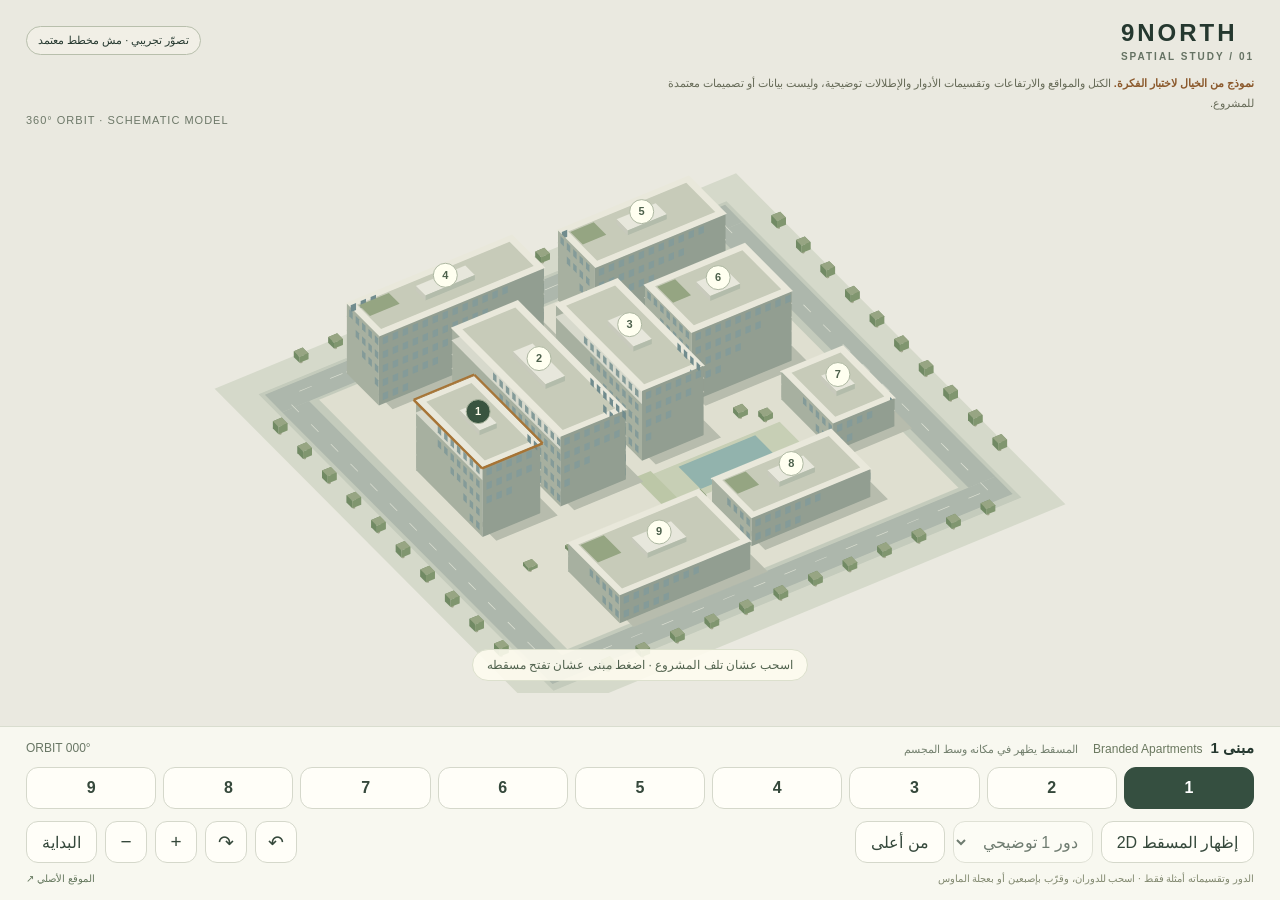
<file: 2-360-concept-preview.html>
<!doctype html>
<html lang="ar" dir="rtl"><head><meta charset="utf-8"><meta name="viewport" content="width=device-width,initial-scale=1,viewport-fit=cover"><meta name="theme-color" content="#eae9e0"><title>9NORTH | تصور تفاعلي 360°</title>
<style>
*{box-sizing:border-box}html,body{margin:0;height:100%;overflow:hidden;background:#eae9e0;color:#25382f;font-family:Tahoma,Arial,sans-serif}button,select{font:inherit;cursor:pointer}button:focus-visible,select:focus-visible{outline:3px solid #9e6837;outline-offset:2px}button{border:1px solid #d5d8cb;background:#fffef8;color:#35483b;border-radius:12px;min-height:42px;padding:9px 15px;white-space:nowrap}button:hover{background:#eff1e6}button.on{background:#354f40;color:#fff;border-color:#354f40}header{position:absolute;top:0;left:0;right:0;z-index:2;padding:19px 26px 0;pointer-events:none}.head{display:flex;justify-content:space-between;align-items:center;gap:12px}.brand{font-family:Arial,sans-serif;letter-spacing:3px;font-size:24px;font-weight:700;direction:ltr}.brand small{font-size:10px;letter-spacing:2px;display:block;color:#657263;margin-top:4px}.tag{font-size:11px;border:1px solid #b8bfac;border-radius:30px;padding:7px 11px;background:#f5f4eaaa}.notice{margin-top:12px;max-width:600px;font-size:11px;line-height:1.8;color:#676b58}.notice b{color:#8b592c}#view{position:absolute;inset:110px 0 207px;touch-action:none;outline:none}canvas{display:block;width:100%;height:100%}.caption{position:absolute;top:4px;left:26px;pointer-events:none;color:#6d7868;font-size:11px;direction:ltr;letter-spacing:1px}#status{position:absolute;bottom:12px;left:16px;right:16px;text-align:center;font-size:12px;pointer-events:none;color:#52634f}#status span{display:inline-block;border-radius:30px;background:#fffdf0df;border:1px solid #dce0cd;padding:8px 14px}#panel{position:absolute;bottom:0;left:0;right:0;padding:12px 26px 16px;background:#f8f8f0;border-top:1px solid #d9ddcf;z-index:3}.panelhead{display:flex;align-items:center;justify-content:space-between;gap:10px;margin-bottom:10px}.panelhead strong{font-size:15px}.panelhead small{font-size:11px;color:#74816f;margin-right:9px}#angle{font-family:Arial,sans-serif;font-size:12px;direction:ltr;color:#687664}.buildings{display:flex;gap:7px;overflow:auto;padding-bottom:8px;scrollbar-width:thin}.buildings button{flex:1;min-width:51px;padding:8px 13px;font-family:Arial,sans-serif;font-weight:bold}.controls{display:flex;align-items:center;gap:8px;flex-wrap:wrap;margin-top:4px}.controls select{height:42px;background:#fffef8;border:1px solid #d5d8cb;border-radius:12px;color:#35483b;padding:0 10px;max-width:150px}.spacer{flex:1}.icon{font-size:19px;min-width:42px;padding:6px 12px}.hint{font-size:10px;color:#828970;margin-top:10px;display:flex;justify-content:space-between;gap:10px}.hint a{color:#64775d;text-decoration:none}#kind{display:inline-block;direction:ltr;margin-left:6px;color:#6a785f;font-weight:400;font-size:12px;margin-right:8px}#fallback{display:none;position:absolute;inset:35%;font-size:14px;text-align:center}@media(max-width:600px){header{padding:13px 16px 0}.brand{font-size:21px}.tag{font-size:10px;padding:6px 9px}.notice{font-size:10px;margin-top:8px;line-height:1.75}#view{inset:110px 0 249px}.caption{left:16px;font-size:9px}#panel{padding:11px 14px 12px}.panelhead{margin-bottom:9px}.panelhead small{display:none}#kind{font-size:10px;margin-right:3px}.buildings button{min-width:35px;padding:8px;flex:1}.buildings{gap:4px}.controls{gap:6px}.controls button{padding:8px 11px;font-size:12px}.controls .icon{font-size:17px;min-width:37px;padding:6px 9px}.controls select{font-size:12px;max-width:124px}.spacer{display:none}.hint{font-size:9px;line-height:1.7}.controls .primary{flex:1}.hint span{max-width:73%}#status{font-size:10px;bottom:5px}.panelhead strong{font-size:13px}}@media(max-height:550px){header{padding-top:8px}.notice{max-width:65%;font-size:9px;margin-top:3px}.brand{font-size:18px}.brand small{display:none}#view{inset:70px 0 145px}#panel{padding:7px 16px}.panelhead{margin-bottom:4px}.buildings{position:absolute;right:16px;top:-48px;left:16px;justify-content:center;pointer-events:none}.buildings button{flex:0;min-height:34px;padding:5px 12px;pointer-events:auto}.hint{margin-top:5px}.controls{margin-top:0}#status{bottom:50px}}
</style></head><body>
<header><div class="head"><div class="brand">9NORTH<small>SPATIAL STUDY / 01</small></div><div class="tag">تصوّر تجريبي · مش مخطط معتمد</div></div><div class="notice"><b>نموذج من الخيال لاختبار الفكرة.</b> الكتل والمواقع والارتفاعات وتقسيمات الأدوار والإطلالات توضيحية، وليست بيانات أو تصميمات معتمدة للمشروع.</div></header>
<main id="view" tabindex="0" aria-label="مجسم تفاعلي. اسحب للدوران واضغط مبنى لعرض مسقطه. استخدم أزرار المباني كبديل."><canvas id="scene"></canvas><div class="caption">360° ORBIT · SCHEMATIC MODEL</div><div id="status"><span>اسحب عشان تلف المشروع · اضغط مبنى عشان تفتح مسقطه</span></div></main>
<section id="panel" aria-label="التحكم في النموذج"><div class="panelhead"><div><strong id="title">اختار مبنى</strong><span id="kind"></span><small>المسقط يظهر في مكانه وسط المجسم</small></div><div id="angle">ORBIT 000°</div></div><div class="buildings" id="buildings" aria-label="اختيار المبنى"></div><div class="controls"><button id="plan" class="primary">إظهار المسقط 2D</button><select id="floor" aria-label="اختيار دور توضيحي" disabled></select><button id="top">من أعلى</button><div class="spacer"></div><button class="icon" id="left" aria-label="لف 45 درجة لليسار">↶</button><button class="icon" id="right" aria-label="لف 45 درجة لليمين">↷</button><button class="icon" id="plus" aria-label="تكبير">+</button><button class="icon" id="minus" aria-label="تصغير">−</button><button id="reset">البداية</button></div><div class="hint"><span>الدور وتقسيماته أمثلة فقط · اسحب للدوران، وقرّب بإصبعين أو بعجلة الماوس</span><a href="1-masterplan-preview.html">الموقع الأصلي ↗</a></div></section>
<script>
'use strict';
const canvas=document.getElementById('scene'),ctx=canvas.getContext('2d'),view=document.getElementById('view');
const $=id=>document.getElementById(id), TAU=Math.PI*2;
// All geometry, room layouts and floor counts below are invented demonstration data.
const buildings=[
{id:1,x:-39,z:-5,w:15,d:27,n:5,type:'Branded Apartments',col:'#b9c4b0'},
{id:2,x:-18,z:-13,w:17,d:44,n:5,type:'Branded Apartments',col:'#b9c4b0'},
{id:3,x:5,z:-12,w:16,d:35,n:5,type:'Branded Apartments',col:'#b9c4b0'},
{id:4,x:-20,z:-48,w:43,d:13,n:5,type:'إداري وطبي',col:'#c3c6b7'},
{id:5,x:28,z:-43,w:34,d:15,n:5,type:'طبي',col:'#c3c6b7'},
{id:6,x:30,z:-15,w:26,d:19,n:5,type:'إداري',col:'#c3c6b7'},
{id:7,x:42,z:15,w:16,d:21,n:2,type:'تجاري',col:'#ccbca4'},
{id:8,x:17,z:35,w:31,d:16,n:2,type:'تجاري',col:'#ccbca4'},
{id:9,x:-20,z:39,w:34,d:21,n:2,type:'تجاري',col:'#ccbca4'}];
let yaw=-.57,pitch=.70,zoom=1,selected=1,plan=false,floor=1,W=0,H=0,scale=1,dirty=true,faces=[],hits=[],labelHits=[],drag=null,pointers=new Map(),pinch=null;
const initial={yaw:-.57,pitch:.70};
function project(p){const c=Math.cos(yaw),s=Math.sin(yaw),xx=p[0]*c-p[2]*s,zz=p[0]*s+p[2]*c;return [W/2+xx*scale,H*.57+(zz*Math.sin(pitch)-p[1]*Math.cos(pitch))*scale,zz*Math.cos(pitch)+p[1]*Math.sin(pitch)];}
function poly(points,fill,stroke,id=0,line=1){const p=points.map(project);faces.push({p,fill,stroke,id,line,depth:p.reduce((a,b)=>a+b[2],0)/p.length});}
function rect(x,z,w,d,y,fill,stroke,id=0){poly([[x,y,z],[x+w,y,z],[x+w,y,z+d],[x,y,z+d]],fill,stroke,id);}
function box(x,z,w,d,y,h,colors,id=0){const a=[x,y,z],b=[x+w,y,z],c=[x+w,y,z+d],d0=[x,y,z+d],A=[x,y+h,z],B=[x+w,y+h,z],C=[x+w,y+h,z+d],D=[x,y+h,z+d];poly([a,b,B,A],colors[1],null,id);poly([b,c,C,B],colors[2],null,id);poly([c,d0,D,C],colors[2],null,id);poly([d0,a,A,D],colors[1],null,id);poly([A,B,C,D],colors[0],null,id);}
function line(a,b,color,width=1){const p=[project(a),project(b)];faces.push({p,stroke:color,line:width,depth:(p[0][2]+p[1][2])/2+.03});}
function tree(x,z,h=3.8){box(x-.2,z-.2,.4,.4,0,1.6,['#a2a58c','#a2a58c','#a2a58c']);box(x-1.15,z-1.15,2.3,2.3,1.3,h-1.3,['#97a583','#718a64','#80966f']);}
function architecturalBlock(b){const x=b.x-b.w/2,z=b.z-b.d/2,cut=plan&&selected===b.id,y=cut?floor*4+.7:0,h=cut?Math.max(.5,y):b.n*4;const accent=selected===b.id?'#a77d45':null;
rect(x+1.8,z+1.8,b.w+1,b.d+1,.07,'#b7bcad');
box(x,z,b.w,b.d,0,h,[b.col,'#a7b0a0','#929e91'],b.id);
// Projected window panes on all four real vertical sides.
for(let k=0;k<Math.floor(h/4);k++){
let yy=k*4+1.1;
for(let xx=x+1;xx<x+b.w-1;xx+=2.6){poly([[xx,yy,z-.025],[xx+1.4,yy,z-.025],[xx+1.4,yy+2,z-.025],[xx,yy+2,z-.025]],'#718c8e',null,b.id);poly([[xx,yy,z+b.d+.025],[xx+1.4,yy,z+b.d+.025],[xx+1.4,yy+2,z+b.d+.025],[xx,yy+2,z+b.d+.025]],'#849b99',null,b.id);}
for(let zz=z+1;zz<z+b.d-1;zz+=2.6){poly([[x-.025,yy,zz],[x-.025,yy,zz+1.4],[x-.025,yy+2,zz+1.4],[x-.025,yy+2,zz]],'#849b99',null,b.id);poly([[x+b.w+.025,yy,zz],[x+b.w+.025,yy,zz+1.4],[x+b.w+.025,yy+2,zz+1.4],[x+b.w+.025,yy+2,zz]],'#718c8e',null,b.id);}
rect(x-.15,z-.15,b.w+.3,b.d+.3,k*4+.45,'#d7d9cc',null,b.id);
}
if(cut){const start=faces.length;floorplan(b,x,z,y+.14);const dd=Math.max(...[[x,y,z],[x+b.w,y,z],[x+b.w,y,z+b.d],[x,y,z+b.d]].map(p=>project(p)[2]))+.3;for(let f of faces.slice(start))f.depth=dd;}else{
rect(x-.25,z-.25,b.w+.5,b.d+.5,h+.05,'#e9e8db',accent,b.id);
rect(x+1.6,z+1.6,b.w-3.2,b.d-3.2,h+.08,'#c7cbb9',null,b.id);
box(x+b.w*.35,z+b.d*.35,b.w*.3,b.d*.3,h+.1,1.4,['#e7e7dc','#c8cabc','#b3bcab'],b.id);
rect(x+1.9,z+2,b.w*.18,b.d*.34,h+.13,'#95a582',null,b.id);
if(b.id<4){rect(x+b.w*.7,z+2,b.w*.16,b.d*.35,h+.15,'#80afbd',null,b.id);}
}
if(selected===b.id){let yy=cut?y+.21:h+.12; const corners=[[x-.4,yy,z-.4],[x+b.w+.4,yy,z-.4],[x+b.w+.4,yy,z+b.d+.4],[x-.4,yy,z+b.d+.4]];for(let j=0;j<4;j++)line(corners[j],corners[(j+1)%4],'#a77435',2.5);}
}
function floorplan(b,x,z,y){const w=b.w,d=b.d;rect(x,z,w,d,y,'#fff8de',null,b.id);
const corridor=2.2,mid=x+w/2;
rect(mid-corridor/2,z+.5,corridor,d-1,y+.04,'#e1e2d0',null,b.id);
const rows=b.id>6?2:3,step=(d-1)/rows;
for(let side=0;side<2;side++)for(let r=0;r<rows;r++){
let rx=side===0?x+.55:mid+corridor/2+.25,rz=z+.5+r*step,rw=w/2-corridor/2-.8,rd=step-.35;
rect(rx,rz,rw,rd,y+.05,(r+side)%2?'#d8e3d5':'#e9ddbf',null,b.id);
// Dark plan partition strokes and smaller service rooms, drawn in the same horizontal plane.
const edges=[[[rx,y+.09,rz],[rx+rw,y+.09,rz]],[[rx,y+.09,rz+rd],[rx+rw,y+.09,rz+rd]],[[rx,y+.09,rz],[rx,y+.09,rz+rd]],[[rx+rw,y+.09,rz],[rx+rw,y+.09,rz+rd]]];edges.forEach(e=>line(e[0],e[1],'#52645a',1.35));
let sx=side===0?rx:rx+rw*.58;rect(sx,rz,rw*.42,rd*.32,y+.08,'#c2d4d1',null,b.id);line([sx,y+.11,rz+rd*.32],[sx+rw*.42,y+.11,rz+rd*.32],'#657568',1);line([side===0?sx+rw*.42:sx,y+.11,rz],[side===0?sx+rw*.42:sx,y+.11,rz+rd*.32],'#657568',1);
}
// Core with stair treads. No dimensions, prices or real unit identifiers.
rect(mid-1.0,z+d/2-2,2,4,y+.15,'#f1ead2','#8a9278',b.id);
for(let k=0;k<6;k++)line([mid-.8,y+.19,z+d/2-1.7+k*.58],[mid+.8,y+.19,z+d/2-1.7+k*.58],'#6f7c69',.8);
}
function draw(){dirty=false;faces=[];hits=[];labelHits=[];ctx.clearRect(0,0,W,H);scale=Math.min(W/(W<600?180:155),H/128)*zoom;
rect(-68,-67,136,134,-1.2,'#d5d9ca');rect(-61,-60,122,120,-1.05,'#c4cbbc');
// Schematic peripheral streets, never presented as actual geography.
rect(-60,-59,120,7,-.95,'#adb7ac');rect(-60,51,120,7,-.95,'#adb7ac');rect(-60,-52,7,103,-.95,'#adb7ac');rect(53,-52,7,103,-.95,'#adb7ac');
for(let i=-53;i<53;i+=8){rect(i,-56,.25+3,.18,-.9,'#dfe2d5');rect(i,54,3,.18,-.9,'#dfe2d5');rect(-57,i,.18,3,-.9,'#dfe2d5');rect(56,i,.18,3,-.9,'#dfe2d5');}
rect(-51,-51,102,101,-.75,'#dfdfd0');
rect(-7,10,37,12,-.65,'#c7cfb5');rect(3,11,20,9,-.6,'#92b3ad');rect(-7,9,4,15,-.5,'#bcc7a7');
const groundFaces=faces;faces=[];
for(let x=-48;x<53;x+=9){tree(x,-63,3);tree(x,62,3);}for(let z=-45;z<46;z+=10){tree(-65,z,3.4);tree(65,z,3.4);}for(let x=-44;x<41;x+=11){tree(x,24,2.2);}tree(23,5,2.8);tree(27,9,2.8);
buildings.forEach(architecturalBlock);
faces.sort((a,b)=>a.depth-b.depth);faces=[...groundFaces,...faces];
for(const f of faces){ctx.beginPath();f.p.forEach((p,i)=>i?ctx.lineTo(p[0],p[1]):ctx.moveTo(p[0],p[1]));if(f.p.length>2)ctx.closePath();if(f.fill){ctx.fillStyle=f.fill;ctx.fill();}if(f.stroke){ctx.strokeStyle=f.stroke;ctx.lineWidth=f.line;ctx.lineJoin='round';ctx.stroke();}if(f.id&&f.p.length>2)hits.push(f);}
// Number pins keep selection usable on narrow phones at every orbit angle.
for(const b of [...buildings].sort((a,b)=>project([a.x,0,a.z])[2]-project([b.x,0,b.z])[2])){
let y=plan&&selected===b.id?floor*4+2:b.n*4+3;let p=project([plan&&selected===b.id?b.x-b.w/2:b.x,y,plan&&selected===b.id?b.z-b.d/2:b.z]);ctx.beginPath();ctx.arc(p[0],p[1],12,0,TAU);ctx.fillStyle=b.id===selected?'#395440':'#fffff0';ctx.fill();ctx.lineWidth=1;ctx.strokeStyle='#aeb8a2';ctx.stroke();ctx.fillStyle=b.id===selected?'#fffcec':'#4c604b';ctx.textAlign='center';ctx.textBaseline='middle';ctx.font='bold 11px Arial';ctx.fillText(b.id,p[0],p[1]+.3);labelHits.push({x:p[0],y:p[1],id:b.id});}
$('angle').textContent='ORBIT '+String((Math.round((yaw-initial.yaw)*180/Math.PI)%360+360)%360).padStart(3,'0')+'°';
}
function frame(){if(dirty)draw();requestAnimationFrame(frame);}function invalidate(){dirty=true;}
function resize(){W=view.clientWidth;H=view.clientHeight;const r=Math.min(window.devicePixelRatio||1,1.75);canvas.width=W*r;canvas.height=H*r;ctx.setTransform(r,0,0,r,0,0);invalidate();}new ResizeObserver(resize).observe(view);
function ui(){const b=buildings[selected-1];$('title').textContent='مبنى '+selected;$('kind').textContent=b.type;document.querySelectorAll('#buildings button').forEach((el,i)=>{el.classList.toggle('on',i+1===selected);el.setAttribute('aria-pressed',i+1===selected)});$('plan').textContent=plan?'رجّع المبنى 3D':'إظهار المسقط 2D';$('plan').classList.toggle('on',plan);$('plan').setAttribute('aria-pressed',plan);$('floor').disabled=!plan;$('floor').innerHTML='';for(let i=0;i<b.n;i++){const opt=document.createElement('option');opt.value=i;opt.textContent=i===0?'أرضي توضيحي':'دور '+i+' توضيحي';$('floor').append(opt);}$('floor').value=floor;$('status').innerHTML='<span>'+(plan?'مسقط تخيّلي في مكان المبنى · المباني المحيطة تظل 3D':'اسحب عشان تلف المشروع · اضغط مبنى عشان تفتح مسقطه')+'</span>';invalidate();}
function choose(id){selected=id;floor=Math.min(floor,buildings[id-1].n-1);plan=true;ui();}
for(const b of buildings){const el=document.createElement('button');el.textContent=b.id;el.setAttribute('aria-label','مبنى '+b.id+'، '+b.type);el.onclick=()=>choose(b.id);$('buildings').append(el);}
$('plan').onclick=()=>{plan=!plan;ui();};$('floor').onchange=e=>{floor=Number(e.target.value);invalidate();};$('left').onclick=()=>{yaw-=Math.PI/4;invalidate();};$('right').onclick=()=>{yaw+=Math.PI/4;invalidate();};$('top').onclick=()=>{pitch=pitch>1.3?.70:1.47;invalidate();};$('plus').onclick=()=>{zoom=Math.min(2.5,zoom*1.16);invalidate();};$('minus').onclick=()=>{zoom=Math.max(.65,zoom/1.16);invalidate();};$('reset').onclick=()=>{yaw=initial.yaw;pitch=initial.pitch;zoom=1;plan=false;selected=1;floor=1;ui();};
function inside(x,y,p){let c=false;for(let i=0,j=p.length-1;i<p.length;j=i++){if(((p[i][1]>y)!=(p[j][1]>y))&&(x<(p[j][0]-p[i][0])*(y-p[i][1])/(p[j][1]-p[i][1])+p[i][0]))c=!c;}return c;}
canvas.addEventListener('pointerdown',e=>{canvas.setPointerCapture(e.pointerId);pointers.set(e.pointerId,[e.clientX,e.clientY]);drag={x:e.clientX,y:e.clientY,ox:e.clientX,oy:e.clientY,moved:false};if(pointers.size===2){let p=[...pointers.values()];pinch={distance:Math.hypot(p[0][0]-p[1][0],p[0][1]-p[1][1]),zoom};}});
canvas.addEventListener('pointermove',e=>{if(!pointers.has(e.pointerId))return;pointers.set(e.pointerId,[e.clientX,e.clientY]);if(pointers.size===2&&pinch){let p=[...pointers.values()];zoom=Math.max(.65,Math.min(2.5,pinch.zoom*Math.hypot(p[0][0]-p[1][0],p[0][1]-p[1][1])/pinch.distance));drag.moved=true;}else if(drag){let dx=e.clientX-drag.x,dy=e.clientY-drag.y;yaw+=dx*.009;pitch=Math.max(.3,Math.min(1.5,pitch+dy*.005));if(Math.hypot(e.clientX-drag.ox,e.clientY-drag.oy)>5)drag.moved=true;drag.x=e.clientX;drag.y=e.clientY;}invalidate();});
function up(e){pointers.delete(e.pointerId);if(drag&&!drag.moved&&e.type!=='pointercancel'&&!pinch){let r=canvas.getBoundingClientRect(),x=e.clientX-r.left,y=e.clientY-r.top;let label=[...labelHits].reverse().find(p=>Math.hypot(x-p.x,y-p.y)<18);if(label)choose(label.id);else{let f=[...hits].reverse().find(f=>inside(x,y,f.p));if(f)choose(f.id);}}if(pointers.size===0){drag=null;pinch=null;}}
canvas.addEventListener('pointerup',up);canvas.addEventListener('pointercancel',up);canvas.addEventListener('wheel',e=>{e.preventDefault();zoom=Math.max(.65,Math.min(2.5,zoom*Math.exp(-e.deltaY*.001)));invalidate();},{passive:false});view.addEventListener('keydown',e=>{if(['ArrowLeft','ArrowRight','ArrowUp','ArrowDown'].includes(e.key)){e.preventDefault();if(e.key==='ArrowLeft')yaw-=.16;if(e.key==='ArrowRight')yaw+=.16;if(e.key==='ArrowUp')pitch=Math.min(1.5,pitch+.1);if(e.key==='ArrowDown')pitch=Math.max(.3,pitch-.1);invalidate();}});
window.prototypeState=()=>({yaw,pitch,zoom,selected,plan,floor,faces:faces.length,width:W,height:H});ui();resize();frame();
</script></body></html>
</file>
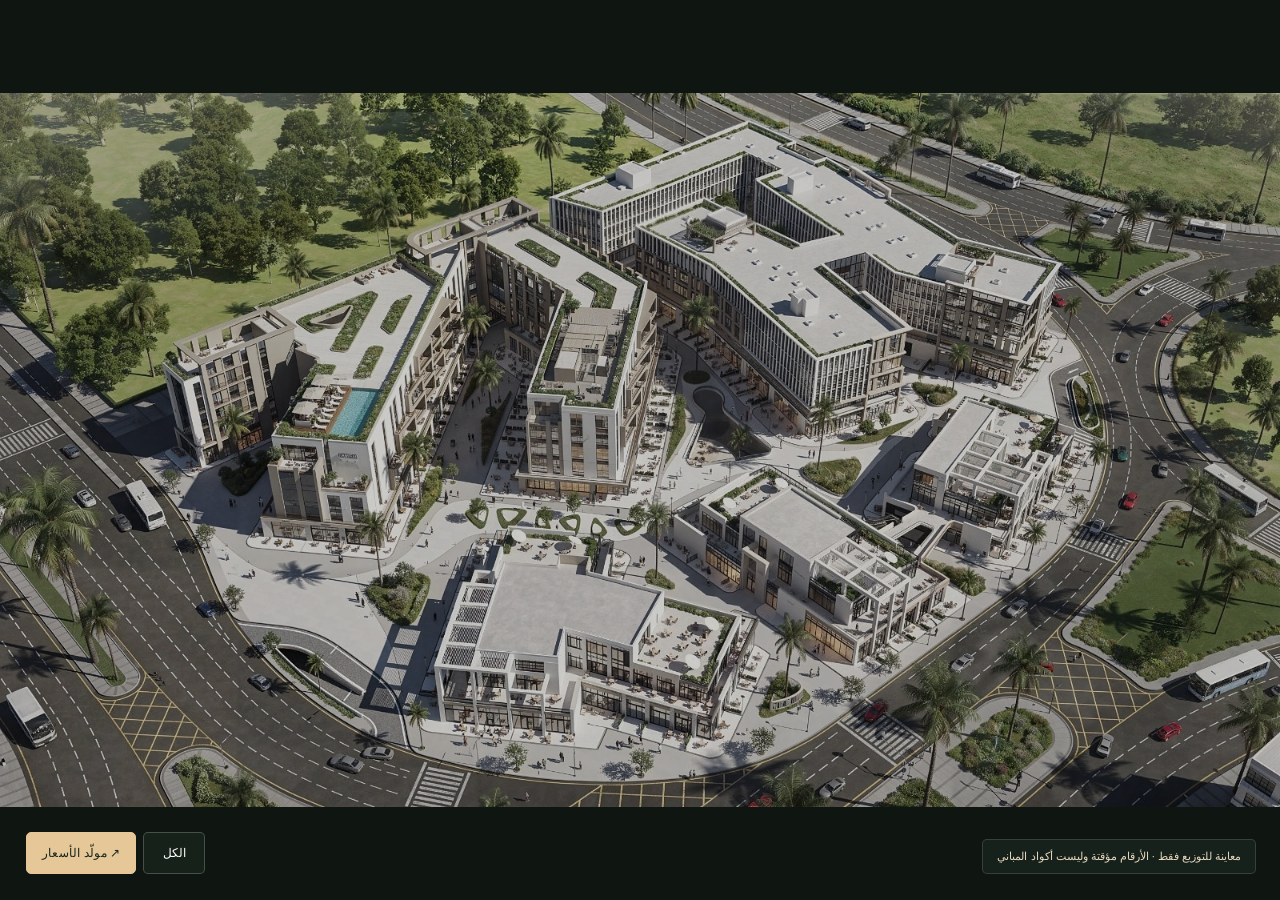
<file: 3-1-masterplan-preview.html>
<!doctype html><html data-outline-version="2" data-closeups-version="2" data-perspective-version="1" lang="ar" dir="rtl"><head><meta charset="utf-8"><meta name="viewport" content="width=device-width,initial-scale=1"><title>9NORTH | استكشف المشروع</title><link rel="stylesheet" href="2-fonts.css"><style>
*{box-sizing:border-box}body{margin:0;background:#191d19;color:#fff;font-family:'IBM Plex Sans Arabic',Tahoma,Arial,sans-serif}button,a{font:inherit}button{cursor:pointer}a{color:inherit;text-decoration:none}button:focus-visible,a:focus-visible{outline:3px solid #e5c798;outline-offset:4px}.top{height:48px;display:flex;align-items:center;justify-content:space-between;padding:0 22px;border-bottom:1px solid #ffffff20;background:#191d19}.brand{display:flex;align-items:center;gap:12px}.brand strong{font-family:Georgia,serif;font-size:20px;font-weight:400;letter-spacing:1.5px;direction:ltr}.brand small{color:#b8bcb0;font-size:9px;border-right:1px solid #ffffff30;padding-right:12px}.top a{border:1px solid #ffffff45;border-radius:4px;padding:7px 13px;font-size:11px}.layout{display:block;direction:ltr;height:100svh;min-height:560px}.scene{position:relative;overflow:hidden;display:flex;align-items:center;justify-content:center;background:#0f1611;min-width:0;height:100%}.viewport{width:100%;height:100%;overflow:auto;display:flex;align-items:center;scrollbar-width:thin}.canvas{position:relative;width:100%;flex-shrink:0;transition:width .25s}.canvas img{display:block;width:100%;height:auto;filter:brightness(.8) saturate(.8)}.canvas svg{position:absolute;inset:0;width:100%;height:100%;display:block;overflow:visible}.zone{vector-effect:non-scaling-stroke;stroke-linejoin:round}.zone{fill:#e5c79812;stroke:#ead4b0;stroke-width:1.5;cursor:pointer;transition:fill .3s ease,stroke .3s ease,filter .3s ease}.scene .canvas .zone:hover,.scene .canvas .zone.active{fill:#ffce7f3d;stroke:transparent;stroke-width:0;filter:drop-shadow(0 0 12px rgba(255,200,120,.95)) drop-shadow(0 0 32px rgba(255,180,90,.55))}.scene .canvas .zone:focus{fill:#ffce7f59;outline:none;stroke:#fff;stroke-width:2;filter:drop-shadow(0 0 12px rgba(255,200,120,.95))}@media(hover:none){.scene .canvas .zone:hover{fill:transparent;stroke:none;filter:none}.scene .canvas .zone:active{fill:#ffce7f59;stroke:transparent;filter:drop-shadow(0 0 12px rgba(255,200,120,.95)) drop-shadow(0 0 32px rgba(255,180,90,.55))}}.marker{position:absolute;transform:translate(-50%,-50%);width:31px;height:31px;border:1px solid #e1c296;border-radius:50%;background:#18221bee;color:#f6e4c8;box-shadow:0 4px 20px #0008;display:grid;place-items:center;font-family:Georgia,serif;font-size:17px;padding:0}.marker.active,.marker:hover{background:#e1c296;color:#17211a;transform:translate(-50%,-50%) scale(1.15)}.scene-top{position:absolute;top:22px;right:24px;direction:rtl;pointer-events:none;background:#18221ae6;padding:9px 14px;border:1px solid #ffffff25;border-radius:4px;font-size:11px;color:#efe2ca}.controls{position:absolute;bottom:26px;left:26px;display:flex;gap:7px;direction:ltr}.controls button{width:42px;height:42px;border:1px solid #ffffff35;background:#17231cec;color:#fff;border-radius:5px;font-size:20px}.controls button:last-child{width:62px;font-size:12px}.controls .quote-link{height:42px;display:inline-flex;align-items:center;padding:0 15px;border:1px solid #e5c798;background:#e5c798;color:#19271d;border-radius:5px;font-size:12px;letter-spacing:.2px}.scene-note{position:absolute;bottom:26px;right:24px;background:#17231ce6;border:1px solid #ffffff25;border-radius:5px;padding:10px 14px;font-size:11px;direction:rtl;color:#e7d9c0;max-width:55%}.side{direction:rtl;padding:34px 26px;overflow:auto;background:#f2ecdf;color:#27372b}.eyebrow{font-family:Georgia,serif;letter-spacing:2px;font-size:10px;color:#8b7655}.side h1{font-size:28px;font-weight:500;line-height:1.6;margin:10px 0 8px}.intro{font-size:13px;line-height:1.95;color:#61705f;margin:0 0 23px}.grid{display:grid;grid-template-columns:repeat(9,1fr);gap:4px;direction:ltr}.grid button{padding:8px 0;background:transparent;border:1px solid #c6c7b9;color:#4d5e4f;border-radius:3px;font-size:13px}.grid button.active{background:#293c2c;color:#fff;border-color:#293c2c}.detail{margin-top:23px;padding-top:22px;border-top:1px solid #cbd0c1}.detail h2{font-size:21px;font-weight:500;margin:0 0 12px}.badge{display:inline-flex;align-items:center;gap:7px;font-size:11px;color:#756044;padding:6px 9px;background:#e5dccb;border-radius:3px}.badge:before{content:'';width:6px;height:6px;border-radius:50%;background:#9a8668}.detail p{font-size:13px;color:#63715f;line-height:2;margin:16px 0}.empty{padding:18px 14px;border:1px dashed #b3b9a8;border-radius:4px;font-size:12px;line-height:1.9;color:#65745f}.return{display:block;text-align:center;background:#293c2c;color:#fff;padding:13px 12px;font-size:12px;border-radius:4px;margin-top:20px}.legend{border-top:1px solid #cbd0c1;margin-top:27px;padding-top:19px;font-size:10px;line-height:2;color:#78816f}.legend strong{display:block;color:#465542;font-weight:500;font-size:11px;margin-bottom:6px}.legend-row{display:flex;flex-wrap:wrap;gap:12px}.dot{width:6px;height:6px;border-radius:50%;display:inline-block;margin-left:4px}.green{background:#6a9975}.amber{background:#bc995b}.red{background:#b77565}.disclaimer{margin-top:13px;font-size:10px;color:#7b806f;line-height:1.9}.fade{animation:fade .25s ease}@keyframes fade{from{opacity:.4}to{opacity:1}}@media(min-width:1600px){.layout{grid-template-columns:minmax(0,1fr) 390px}.side{padding:40px}}@media(max-width:850px){.top{height:44px;padding:0 14px}.brand strong{font-size:17px}.brand small{display:none}.top a{font-size:10px;padding:6px 10px}.layout{height:100svh;min-height:0;display:block}.scene{height:100%;min-height:0}.side{padding:25px 22px}.side h1{font-size:24px}.intro{margin-bottom:17px}.scene-top{top:13px;right:13px;font-size:10px;padding:6px 9px}.scene-note{bottom:14px;right:13px;max-width:55%;font-size:9px;padding:7px 10px}.controls{bottom:14px;left:13px;gap:4px}.controls button{width:33px;height:35px;font-size:18px}.controls button:last-child{width:45px;font-size:10px}.controls .quote-link{height:35px;padding:0 11px;font-size:10px}.marker{width:24px;height:24px;font-size:14px}.zone{stroke-width:1.2}.grid{max-width:450px}.detail{margin-top:19px;padding-top:18px}.legend{margin-top:22px}}@media(prefers-reduced-motion:reduce){*{animation:none!important;transition:none!important}}
[hidden]{display:none!important}.canvas.is-closeup{transition:none}.canvas .closeup-image{filter:none;min-height:180px}.canvas.is-closeup svg,.canvas.is-closeup .marker,.canvas.is-closeup .master-image{display:none}.back-plan{position:absolute;top:22px;left:24px;padding:10px 15px;background:#f2ecdf;color:#27372b;border:1px solid #e1c296;border-radius:5px;font-size:12px;box-shadow:0 4px 20px #0004;z-index:2}.scene-top{max-width:48%}.scene-note{pointer-events:none}.canvas.is-loading .closeup-image{opacity:.25}.scene.is-closeup .scene-note{max-width:53%}@media(max-width:850px){.back-plan{top:13px;left:13px;font-size:10px;padding:8px 10px}.scene-top{max-width:45%}.canvas .closeup-image{min-height:0}}
.veil{position:absolute;inset:0;background:#0f1611;opacity:0;pointer-events:none;z-index:1}
.zone-tip{position:absolute;z-index:6;pointer-events:none;background:#17231ce6;border:1px solid #e5c79866;color:#f6e4c8;padding:7px 12px;border-radius:4px;font-size:12px;direction:ltr;letter-spacing:.4px;transform:translate(-50%,-135%);white-space:nowrap;font-family:Georgia,serif;box-shadow:0 4px 18px #0006}
.scene.is-flying .viewport{overflow:hidden}.scene.is-flying .canvas{transition:none;will-change:transform}.scene.is-flying .closeup-image{will-change:transform,opacity}.scene.is-flying .closeup-actions{visibility:hidden}
.scene.is-flying .controls,.scene.is-flying .back-plan{pointer-events:none;opacity:.55}

/* Keep hit areas interactive while leaving the aerial unobstructed. */
.canvas .marker{display:none}
.canvas .zone,.canvas .zone:hover,.canvas .zone.active,.canvas .zone:focus{fill:transparent;stroke:none;outline:none;pointer-events:all}
/* Building entrances: lazy video and inline playback. */
.entrance-button{position:absolute;bottom:27px;left:50%;transform:translateX(-50%);z-index:3;min-height:46px;padding:11px 28px;border:1px solid #e5c798;border-radius:5px;background:#e5c798;color:#19271d;font-family:Georgia,serif;font-size:17px;letter-spacing:.6px;box-shadow:0 5px 24px #0006}.entrance-button:hover{background:#f2dfbf}.entrance-player{position:absolute;inset:0;z-index:3;display:grid;place-items:center;background:#0f1611}.entrance-player video{display:block;width:100%;height:100%;object-fit:contain}.scene.is-playing .back-plan{z-index:5}.scene.is-playing .scene-top{z-index:4}.scene.is-playing .controls,.scene.is-playing .scene-note{display:none}@media(max-width:850px){.entrance-button{bottom:62px;padding:10px 25px;min-height:44px;font-size:16px}.scene.is-playing .scene-top{display:none}}
/* Full-view first-person walk: no blur, no player frame. */
.entrance-player{position:fixed;inset:0;z-index:100;background:#0f1611;overflow:hidden;display:block;isolation:isolate}.entrance-player video{position:absolute;inset:0;width:100%;height:100%;object-fit:cover;object-position:50% 54%;opacity:0;z-index:1}.walk-image{position:absolute;max-width:none;transform-origin:0 0;z-index:2;will-change:transform;filter:none}.walk-caption{position:absolute;bottom:max(32px,env(safe-area-inset-bottom));left:50%;transform:translateX(-50%);z-index:4;padding:10px 18px;border:1px solid #e5c79855;border-radius:30px;color:#f5ead6;background:#17231cb8;font-size:12px;direction:rtl;pointer-events:none}.walk-exit{position:absolute;top:max(20px,env(safe-area-inset-top));left:20px;z-index:5;background:#f2ecdfed;color:#27372b;border:1px solid #e1c296;border-radius:5px;padding:10px 15px;font-size:12px;min-height:44px}.walk-play{position:absolute;left:50%;top:50%;transform:translate(-50%,-50%);z-index:5;border:1px solid #e5c798;border-radius:6px;background:#e5c798;color:#19271d;padding:15px 25px}.scene.is-playing .back-plan{visibility:hidden}body.is-walking{overflow:hidden}@media(max-width:850px){.walk-exit{left:13px;top:max(13px,env(safe-area-inset-top));font-size:11px}.entrance-player video{object-position:50% 54%}.walk-caption{font-size:11px;white-space:nowrap}}
.scene.is-plaza .canvas{height:100%;transition:none}.scene.is-plaza .closeup-image{width:100%;height:100%;object-fit:contain;object-position:center}.scene.is-plaza .controls,.scene.is-plaza .scene-note{display:none}
/* Inventory button + paper overlay */
.inv-hover{position:absolute;z-index:6;transform:translate(-50%,0);padding:8px 18px;border:1px solid #e5c798;border-radius:5px;background:#e5c798;color:#19271d;font-family:Georgia,serif;font-size:15px;letter-spacing:.5px;box-shadow:0 5px 22px #0008;direction:ltr;white-space:nowrap}
.inv-hover:hover{background:#f2dfbf}
.closeup-actions{position:absolute;bottom:27px;left:50%;transform:translateX(-50%);z-index:3;display:flex;gap:10px;direction:ltr}
.closeup-actions .entrance-button{position:static;transform:none}
.inv-closeup{min-height:46px;padding:11px 24px;border:1px solid #e5c798;border-radius:5px;background:#17231ce6;color:#f6e4c8;font-family:Georgia,serif;font-size:17px;letter-spacing:.6px;box-shadow:0 5px 24px #0006}
.inv-closeup:hover{background:#22301f}
.scene.is-playing .closeup-actions{display:none}
/* Flat letterhead, palette drawn from the masterplan's stone, landscape and pool. */
.paper-veil{position:fixed;inset:0;z-index:120;background:#18201bcc;display:grid;place-items:center;padding:24px;overflow:auto;overscroll-behavior:contain}
.paper{position:relative;width:min(660px,100%);min-height:min(870px,calc(100svh - 48px));max-height:calc(100svh - 48px);overflow:auto;display:flex;flex-direction:column;background:#fafaf6;color:#30392f;border:1px solid #d9dcd1;border-radius:0;box-shadow:0 14px 50px #0006;padding:46px 44px 26px;direction:rtl;transform:none}
.paper-letterhead{display:flex;justify-content:space-between;align-items:center;gap:20px;padding-bottom:22px;border-bottom:1px solid #c8cec0;position:relative;margin-bottom:30px}
.paper-letterhead:after{content:'';position:absolute;bottom:-2px;right:0;width:32%;height:4px;background:#566648;border-left:24px solid #76a5a4}
.paper-brand{direction:ltr;font-family:Georgia,serif;font-size:34px;letter-spacing:2px;line-height:1.1;color:#3c4b35}
.paper-brand small{display:block;font-family:Arial,sans-serif;font-size:9px;letter-spacing:3.5px;margin-top:9px;color:#717c69}
.paper-eyebrow{font-size:11px;color:#697461;line-height:1.9}
.paper-eyebrow span{display:block;font-family:Arial,sans-serif;letter-spacing:1.7px;font-size:8px;direction:ltr;text-align:right;color:#7b8572}
.paper-heading{margin-bottom:22px}
.paper h2{font-size:26px;font-weight:500;color:#34452e;margin:0 0 4px;line-height:1.5}
.paper-sub{font-size:13px;color:#78806f;margin:0;line-height:1.8}
.paper table{width:100%;border-collapse:collapse;table-layout:fixed;font-size:13px}
.paper th{background:#4b5c40;color:#fff;font-weight:500;padding:12px 4px;font-size:12px;border-inline-end:1px solid #ffffff24}
.paper th:first-child{width:23%}.paper th:nth-child(3){width:24%}
.paper td{padding:12px 5px;border-bottom:1px solid #dfe3d7;color:#4a5543;text-align:center}
.paper-empty{position:relative;flex:1;min-height:260px;text-align:center;color:#7a8372;display:flex;flex-direction:column;align-items:center;justify-content:center;gap:8px;background:repeating-linear-gradient(to bottom,transparent 0,transparent 47px,#e7eade 47px,#e7eade 48px);border-bottom:1px solid #d6dccd;margin-bottom:36px}
.paper-empty span,.paper-empty small{background:#fafaf6;padding:2px 14px}.paper-empty span{font-size:14px;color:#68775e}.paper-empty small{font-size:12px;line-height:1.8}
.paper-footer{margin-top:auto;display:flex;align-items:center;justify-content:space-between;gap:16px;padding-top:15px;border-top:1px solid #c8cec0;position:relative;color:#7a8471;font-size:10px}
.paper-footer:before{content:'';position:absolute;top:-2px;left:0;width:26%;height:3px;background:#566648}
.paper-footer span:last-child{font-family:Arial,sans-serif;letter-spacing:2px;font-size:8px;direction:ltr}
.paper-close{position:absolute;top:8px;left:8px;width:36px;height:36px;border:0;background:transparent;color:#4b5c40;font-size:16px;z-index:2;border-radius:0}
.paper-close:hover{background:#e8ecdf}.paper-close:focus-visible{outline-color:#566648;outline-offset:-3px}
@media(max-width:850px){.closeup-actions{bottom:62px}.inv-closeup{padding:10px 20px;min-height:44px;font-size:16px}.inv-hover{font-size:13px;padding:7px 14px}}
@media(max-width:600px){.paper-veil{padding:16px}.paper{padding:48px 20px 22px;min-height:min(720px,calc(100svh - 32px));max-height:calc(100svh - 32px)}.paper-letterhead{margin-bottom:26px;padding-bottom:20px;gap:12px}.paper-brand{font-size:28px}.paper-brand small{font-size:8px;letter-spacing:2.5px}.paper-eyebrow{font-size:10px}.paper h2{font-size:24px}.paper-sub{font-size:12px}.paper-heading{margin-bottom:20px}.paper th{padding:11px 3px;font-size:10px;line-height:1.6}.paper-empty{min-height:230px;margin-bottom:28px}.paper-footer{font-size:9px}.paper-footer span:last-child{font-size:7px;letter-spacing:1.3px}}
@media(max-height:600px){.paper-veil{place-items:start center}.paper{min-height:640px;max-height:none}}

/* Illustrative floor plans: floor -> unit journey on the same flat paper (concept only, no real layouts) */
.fp-closeup{min-height:46px;padding:11px 24px;border:1px solid #e5c798;border-radius:5px;background:#17231ce6;color:#f6e4c8;font-family:Georgia,serif;font-size:17px;letter-spacing:.6px;box-shadow:0 5px 24px #0006}
.fp-closeup:hover{background:#22301f}
#fpVeil .paper{width:min(880px,100%)}
.fp-body{flex:1;display:flex;gap:26px;min-height:0}
.fp-rail{display:flex;flex-direction:column;gap:8px;justify-content:center;flex-shrink:0}
.fp-rail-label{font-size:10px;color:#78816f;text-align:center;margin-bottom:4px}
.fp-rail button{min-width:66px;padding:12px 8px;border:1px solid #c6c7b9;background:transparent;color:#4d5e4f;border-radius:4px;font-size:13px}
.fp-rail button.active{background:#293c2c;color:#fff;border-color:#293c2c}
.fp-stage{flex:1;min-width:0;display:flex;align-items:center;justify-content:center}
.fp-stage svg{width:100%;height:auto;display:block}
.fp-unit{fill:#76a5a41f;stroke:#566648;stroke-width:1.6;cursor:pointer;transition:fill .25s}
.fp-unit:hover,.fp-unit:focus{fill:#e5c79866;outline:none}
.fp-unit text{fill:#3c4b35;font-size:16px;pointer-events:none;font-family:'IBM Plex Sans Arabic',Tahoma,Arial,sans-serif}
.fp-room{fill:none;stroke:#a9b29d;stroke-width:1}
.fp-wall{fill:none;stroke:#3c4b35;stroke-width:2.6}
.fp-core{fill:#e7eade;stroke:#8a947f;stroke-width:1.2}
.fp-rlabel{font-size:13px;fill:#4d5e4f;font-family:'IBM Plex Sans Arabic',Tahoma,Arial,sans-serif}
.fp-note{margin-top:18px;font-size:11px;color:#8a6d3b;background:#f5eedd;border:1px dashed #c9b384;border-radius:4px;padding:10px 14px;line-height:1.9}
.fp-back{margin:0 0 16px;align-self:flex-start;background:transparent;border:1px solid #566648;color:#3c4b35;border-radius:4px;padding:9px 16px;font-size:12px}
.fp-back:hover{background:#e8ecdf}
@media(max-width:850px){.inv-closeup,.fp-closeup{min-height:44px;padding:10px 18px;font-size:15px}.closeup-actions{gap:6px}}
@media(max-width:600px){.fp-body{flex-direction:column-reverse;gap:14px}.fp-rail{flex-direction:row;flex-wrap:wrap;justify-content:center}.fp-rail-label{width:100%;margin-bottom:0}.fp-rail button{min-width:56px;padding:10px 8px}}
</style></head><body><main class="layout"><section class="scene" aria-label="الماستر بلان التفاعلي"><div class="viewport" id="viewport"><div class="canvas" id="canvas"><img class="master-image" src="9-clarity-3-masterplan-render.webp" alt="رندر جوي لمشروع 9NORTH من نجدار"><img class="closeup-image" id="closeupImage" alt="" decoding="async" hidden><svg viewBox="0 0 1435 801" aria-label="مناطق مبدئية لتأكيد توزيع المباني"><polygon tabindex="0" role="button" aria-label="منطقة مبدئية 1" data-zone="1" class="zone" points="184,300 194,291 194,277 270,255 295,245 329,263 330,284 311,292 308,374 288,394 231,421 215,419 206,402 200,352"><title>منطقة 1 - ترقيم مبدئي</title></polygon><polygon tabindex="0" role="button" aria-label="منطقة مبدئية 2" data-zone="2" class="zone" points="296,245 455,181 454,164 474,146 572,116 602,136 600,145 535,167 529,193 524,249 511,302 491,349 472,398 451,463 434,507 302,497 301,457 303,416 310,389 331,322 329,283 330,263"><title>منطقة 2 - ترقيم مبدئي</title></polygon><polygon tabindex="0" role="button" aria-label="منطقة مبدئية 3" data-zone="3" class="zone" points="537,161 586,144 721,210 726,218 716,300 719,354 712,431 699,452 581,441 579,425 590,335 612,279 627,223 585,202 552,186 537,179"><title>منطقة 3 - ترقيم مبدئي</title></polygon><polygon tabindex="0" role="button" aria-label="منطقة مبدئية 4" data-zone="4" class="zone" points="617,115 838,31 891,50 893,87 855,98 850,124 838,130 835,88 682,149 683,186 619,158"><title>منطقة 4 - ترقيم مبدئي</title></polygon><polygon tabindex="0" role="button" aria-label="منطقة مبدئية 5" data-zone="5" class="zone" points="850,94 897,76 963,112 1069,169 1088,171 1187,192 1185,217 1172,251 1165,298 1141,333 1052,302 1047,273 1003,261 985,226 919,204 942,160 892,136 852,115"><title>منطقة 5 - ترقيم مبدئي</title></polygon><polygon tabindex="0" role="button" aria-label="منطقة مبدئية 6" data-zone="6" class="zone" points="714,149 793,121 838,137 846,157 882,170 916,158 942,160 919,193 975,236 1017,262 1021,279 1012,301 1010,350 997,368 924,388 895,377 895,357 854,326 809,291 767,260 735,239 717,223"><title>منطقة 6 - ترقيم مبدئي</title></polygon><polygon tabindex="0" role="button" aria-label="منطقة مبدئية 7" data-zone="7" class="zone" points="1074,341 1184,370 1187,394 1171,453 1162,475 1141,519 1066,500 1040,489 1038,479 991,466 992,440 1022,393"><title>منطقة 7 - ترقيم مبدئي</title></polygon><polygon tabindex="0" role="button" aria-label="منطقة مبدئية 8" data-zone="8" class="zone" points="754,469 854,422 959,478 972,495 1062,550 1065,577 1049,603 978,644 950,637 904,615 902,599 851,571 831,568 791,540 790,526 755,509"><title>منطقة 8 - ترقيم مبدئي</title></polygon><polygon tabindex="0" role="button" aria-label="منطقة مبدئية 9" data-zone="9" class="zone" points="524,503 556,489 580,491 600,500 653,502 676,516 674,539 741,556 744,574 834,584 842,596 813,699 799,725 752,716 645,685 642,714 556,714 493,701 486,677 489,639 501,577"><title>منطقة 9 - ترقيم مبدئي</title></polygon><polygon tabindex="0" role="button" aria-label="الساحة المنخفضة" data-zone="10" class="zone plaza-zone" points="783,331 796,330 809,335 817,345 817,357 823,370 839,384 857,399 859,405 847,410 828,415 809,418 787,413 774,406 778,394 785,379 787,368 786,360 780,352 776,343 778,336"></polygon></svg><button class="marker" style="left:17.56098%;top:41.57303%" data-zone="1" aria-label="افتح المنطقة المبدئية 1">1</button><button class="marker" style="left:29.40767%;top:35.33084%" data-zone="2" aria-label="افتح المنطقة المبدئية 2">2</button><button class="marker" style="left:46.06272%;top:37.95256%" data-zone="3" aria-label="افتح المنطقة المبدئية 3">3</button><button class="marker" style="left:51.63763%;top:13.10861%" data-zone="4" aria-label="افتح المنطقة المبدئية 4">4</button><button class="marker" style="left:75.19164%;top:28.83895%" data-zone="5" aria-label="افتح المنطقة المبدئية 5">5</button><button class="marker" style="left:62.57840%;top:33.70787%" data-zone="6" aria-label="افتح المنطقة المبدئية 6">6</button><button class="marker" style="left:76.58537%;top:52.55930%" data-zone="7" aria-label="افتح المنطقة المبدئية 7">7</button><button class="marker" style="left:62.99652%;top:65.91760%" data-zone="8" aria-label="افتح المنطقة المبدئية 8">8</button><button class="marker" style="left:43.97213%;top:76.02996%" data-zone="9" aria-label="افتح المنطقة المبدئية 9">9</button></div></div><div class="closeup-actions" id="closeupActions"><button class="inv-closeup" id="invCloseup" hidden>Inventory</button><button class="fp-closeup" id="fpCloseup" hidden>المساقط</button><button class="entrance-button" id="entranceButton" aria-label="Entrance - ادخل مبنى 6" hidden>Entrance ↗</button></div><div class="entrance-player" id="entrancePlayer" hidden><img class="walk-image" id="walkImage" alt=""><div class="walk-caption" id="walkCaption" role="status"></div><button class="walk-exit" id="walkExit">رجوع للماستر بلان ←</button><button class="walk-play" id="walkPlay" hidden>متابعة الدخول ▶</button><video id="entranceVideo" playsinline webkit-playsinline preload="none" aria-label="جولة داخل مبنى 6"></video></div><div class="veil" id="veil"></div><div class="zone-tip" id="zoneTip" hidden></div><button class="back-plan" id="backPlan" hidden>رجوع للماستر بلان ←</button><div class="controls"><a class="quote-link" href="./?v=5">مولّد الأسعار ↗</a><button id="reset" aria-label="عرض كامل المخطط">الكل</button></div><div class="scene-note" id="sceneNote" role="status">معاينة للتوزيع فقط · الأرقام مؤقتة وليست أكواد المباني</div><button class="inv-hover" id="invHover" hidden>Inventory</button></section></main><div class="paper-veil" id="paperVeil" hidden>
<div class="paper" role="dialog" aria-modal="true" aria-label="Inventory - وحدات المبنى">
<button class="paper-close" id="paperClose" aria-label="اقفل">✕</button>
<header class="paper-letterhead"><div class="paper-eyebrow">قائمة الوحدات المتاحة<span>BUILDING INVENTORY</span></div><div class="paper-brand">9NORTH<small>PROJECT INVENTORY</small></div></header>
<div class="paper-heading"><h2 id="paperTitle">مبنى</h2><p class="paper-sub" id="paperSub"></p></div>
<table><thead><tr><th>كود الوحدة</th><th>النوع</th><th>المساحة (م²)</th><th>الدور</th><th>الحالة</th></tr></thead><tbody id="paperRows"></tbody></table>
<div class="paper-empty"><span>مساحة قائمة الوحدات</span><small>سيتم إضافة بيانات الوحدات لاحقًا</small></div>
<footer class="paper-footer"><span>9NORTH · قائمة خاصة بالمبنى</span><span>AVAILABLE UNITS</span></footer>
</div>
</div>
<div class="paper-veil" id="fpVeil" hidden>
<div class="paper" role="dialog" aria-modal="true" aria-label="مساقط توضيحية للمبنى">
<button class="paper-close" id="fpClose" aria-label="اقفل">✕</button>
<header class="paper-letterhead"><div class="paper-eyebrow">مساقط توضيحية<span>ILLUSTRATIVE FLOOR PLANS</span></div><div class="paper-brand">9NORTH<small>FLOOR PLANS</small></div></header>
<div class="paper-heading"><h2 id="fpTitle">مبنى</h2><p class="paper-sub" id="fpSub"></p></div>
<button class="fp-back" id="fpBack" hidden>رجوع لمسقط الدور ←</button>
<div class="fp-body" id="fpBody"></div>
<div class="fp-note">المساقط المعروضة نموذج توضيحي لشكل التصفح فقط، وليست مخططات حقيقية للمشروع: الأكواد والتقسيمات والأدوار والمساحات غير نهائية ولا تعبر عن توفر فعلي.</div>
<footer class="paper-footer"><span>9NORTH · مساقط توضيحية</span><span>ILLUSTRATIVE ONLY</span></footer>
</div>
</div><script>
let zoom=1,selectedZone=null,flying=false;
const canvas=document.getElementById('canvas'), closeup=document.getElementById('closeupImage'), backPlan=document.getElementById('backPlan'), scene=document.querySelector('.scene'), note=document.getElementById('sceneNote'), veil=document.getElementById('veil'), viewport=document.getElementById('viewport');
const entranceButton=document.getElementById('entranceButton'), entrancePlayer=document.getElementById('entrancePlayer'), entranceVideo=document.getElementById('entranceVideo');
const walkImage=document.getElementById('walkImage'),walkCaption=document.getElementById('walkCaption'),walkPlay=document.getElementById('walkPlay');
let entranceRun=0,walkAnimation=null,walkDone=false,videoReady=false,videoRevealed=false;
const SHARED_ENTRANCE='5-building-1-2-3-entrance.mp4';
const ENTRANCES={1:{src:SHARED_ENTRANCE,x:.38,y:.82},2:{src:SHARED_ENTRANCE,x:.38,y:.82},3:{src:SHARED_ENTRANCE,x:.65,y:.81},5:{src:'1-1-19-building-5-entrance.mp4',x:.58,y:.78},6:{src:'1-18-building-6-entrance.mp4',x:.53,y:.81},8:{src:'3-building-8-entrance.mp4',x:.38,y:.81},9:{src:'4-building-9-entrance.mp4',x:.44,y:.81}};
function syncEntrance(){entranceButton.setAttribute('aria-label','Entrance - ادخل مبنى '+selectedZone);entranceButton.hidden=!(ENTRANCES[selectedZone]&&!flying&&!canvas.classList.contains('is-loading')&&!scene.classList.contains('is-playing'))}
function stopEntrance(){entranceRun++;walkDone=false;videoReady=false;videoRevealed=false;if(walkAnimation){walkAnimation.cancel();walkAnimation=null}entrancePlayer.getAnimations({subtree:true}).forEach(a=>a.cancel());entranceVideo.pause();entranceVideo.onplaying=null;entrancePlayer.hidden=true;walkImage.hidden=false;walkPlay.hidden=true;walkCaption.hidden=false;entranceVideo.style.opacity='0';scene.classList.remove('is-playing');document.body.classList.remove('is-walking');entranceButton.hidden=true;if(entranceVideo.hasAttribute('src')){entranceVideo.removeAttribute('src');entranceVideo.load()}}
async function revealEntrance(run){
 if(run!==entranceRun||!walkDone||!videoReady||videoRevealed)return;
 videoRevealed=true;walkCaption.hidden=true;walkPlay.hidden=true;
 try{entranceVideo.currentTime=0}catch(e){}
 entranceVideo.style.opacity='1';
 const fade=walkImage.animate([{opacity:1},{opacity:0}],{duration:reducedMotion()?0:340,easing:'ease-out',fill:'forwards'});
 const appear=entranceVideo.animate([{transform:'scale(1.06)'},{transform:'scale(1)'}],{duration:reducedMotion()?0:750,easing:'cubic-bezier(.16,.84,.3,1)',fill:'backwards'});
 try{await entranceVideo.play()}catch(e){if(run===entranceRun){walkPlay.hidden=false;walkCaption.hidden=false;walkCaption.textContent='اضغط للمتابعة إلى المدخل';}}
 try{await fade.finished}catch(e){}
 if(run!==entranceRun)return;
 walkImage.hidden=true;fade.cancel();appear.finished.then(()=>appear.cancel()).catch(()=>{});
}
entranceButton.addEventListener('click',async()=>{
 const entrance=ENTRANCES[selectedZone];
 if(!entrance||flying||scene.classList.contains('is-playing'))return;
 entranceVideo.setAttribute('aria-label','جولة داخل مبنى '+selectedZone);
 setZoom(fitZoom());centerView();
 const rect=closeup.getBoundingClientRect(),W=window.innerWidth,H=window.innerHeight,run=++entranceRun;
 walkDone=false;videoReady=false;videoRevealed=false;walkImage.hidden=false;walkPlay.hidden=true;walkCaption.hidden=true;
 walkImage.src=closeup.currentSrc||closeup.src;
 walkImage.style.width=rect.width+'px';walkImage.style.height=rect.height+'px';walkImage.style.left='0';walkImage.style.top='0';
 entranceButton.hidden=true;entrancePlayer.hidden=false;scene.classList.add('is-playing');document.body.classList.add('is-walking');
 // Fast punch-in toward the entrance: one short ease-out zoom, no fake walk.
 const s=Math.max(Math.max(W/rect.width,H/rect.height)*2.05,H*.5/(rect.height*.19)),targetX=W*.5-rect.width*entrance.x*s,targetY=H*.54-rect.height*entrance.y*s;
 walkAnimation=walkImage.animate([
  {transform:`translate(${rect.left}px,${rect.top}px) scale(1)`,offset:0},
  {transform:`translate(${rect.left+(targetX-rect.left)*.62}px,${rect.top+(targetY-rect.top)*.62}px) scale(${1+(s-1)*.62})`,offset:.62},
  {transform:`translate(${targetX}px,${targetY}px) scale(${s})`,offset:1}
 ],{duration:reducedMotion()?0:520,easing:'cubic-bezier(.25,.7,.25,1)',fill:'forwards'});
 // Play within the tap gesture to keep mobile playback permission, hold the first frame, then crossfade at the zoom's peak.
 entranceVideo.onplaying=()=>{if(run!==entranceRun)return;if(!videoRevealed){entranceVideo.pause();videoReady=true;revealEntrance(run)}};
 if(entranceVideo.getAttribute('src')!==entrance.src){entranceVideo.preload='auto';entranceVideo.src=entrance.src}
 const start=entranceVideo.play();if(start)start.catch(()=>{if(run!==entranceRun)return;walkPlay.hidden=false;walkCaption.hidden=false;walkCaption.textContent='اضغط للمتابعة إلى المدخل';});
 try{await walkAnimation.finished}catch(e){return}
 if(run!==entranceRun)return;
 // If the clip is still late, keep a slow creep so the frame never stalls or cuts to black.
 if(!videoReady&&walkPlay.hidden){
  walkCaption.hidden=false;walkCaption.textContent='جاري تجهيز المشهد…';
  walkAnimation=walkImage.animate([{transform:`translate(${targetX}px,${targetY}px) scale(${s})`},{transform:`translate(${targetX}px,${targetY}px) scale(${s*1.07})`}],{duration:1600,easing:'ease-out',fill:'forwards'});
 }
 walkDone=true;
 revealEntrance(run);
});
walkPlay.addEventListener('click',()=>{const run=entranceRun;entranceVideo.play().then(()=>{videoReady=true;walkPlay.hidden=true;revealEntrance(run)}).catch(()=>{walkPlay.hidden=false})});
document.getElementById('walkExit').onclick=()=>cinematicToMaster();
entranceVideo.addEventListener('ended',()=>{stopEntrance();cinematicToMaster()});
entranceVideo.addEventListener('error',()=>{if(!entranceVideo.hasAttribute('src'))return;stopEntrance();note.textContent='الفيديو لم يتحمل. اضغط Entrance للمحاولة مرة تانية.';syncEntrance()});
const defaultNote='معاينة للتوزيع فقط · الأرقام مؤقتة وليست أكواد المباني';
const MARKER_POS={1:[17.56,41.57],2:[29.41,35.33],3:[46.06,37.95],4:[51.64,13.11],5:[75.19,28.84],6:[62.58,33.71],7:[76.59,52.56],8:[63,65.92],9:[43.97,76.03],10:[57,46]};
const reducedMotion=()=>window.matchMedia('(prefers-reduced-motion: reduce)').matches;
// Perspective is a brief 2.5D move between still renders, not a 3D model.
function perspectivePose(pos,amount,landing=false){
 const mobile=window.matchMedia('(max-width:850px)').matches;
 const depth=mobile?900:1500,turn=Math.max(-8,Math.min(8,(50-pos[0])*.24))*(mobile?.75:1);
 if(landing)return `perspective(${depth}px) translateY(${amount*2}%) rotateX(${-amount*9}deg) rotateY(${-turn*amount*.55}deg) scale(${1+amount*.08})`;
 return `perspective(${depth}px) translate(${(50-pos[0])*amount}%, ${(50-pos[1])*amount}%) rotateX(${amount*(mobile?11:15)}deg) rotateY(${turn*amount}deg) scale(${1+amount*1.25})`;
}
const QUALITY_CLOSEUPS={1:'1-clarity-10-building-1-2.webp',2:'1-clarity-10-building-1-2.webp',3:'2-clarity-11-building-3.webp',4:'3-clarity-12-building-4.webp',5:'4-clarity-13-building-5.webp',6:'5-clarity-14-building-6.webp',7:'6-clarity-15-building-7.webp',8:'7-clarity-16-building-8.webp',9:'8-clarity-17-building-9.webp',10:'10-clarity-sunken-plaza.webp'};
function closeupSrc(n){return QUALITY_CLOSEUPS[n]}
function clearSelection(){document.querySelectorAll('[data-zone]').forEach(el=>{el.classList.remove('active');if(el.tagName==='BUTTON')el.setAttribute('aria-pressed','false')})}
const ZONE_LABELS={1:'Branded Apartments',2:'Branded Apartments',3:'Branded Apartments',4:'Admin & Clinic',5:'Clinic',6:'Admin',7:'Commercial',8:'Commercial',9:'Commercial',10:'Sky Light'};
const zoneTip=document.getElementById('zoneTip');
if(window.matchMedia('(hover: hover)').matches){document.querySelectorAll('.zone').forEach(z=>{const show=e=>{if(canvas.classList.contains('is-closeup')||flying){zoneTip.hidden=true;return}const r=scene.getBoundingClientRect();zoneTip.textContent=ZONE_LABELS[z.dataset.zone]||'';if(!zoneTip.textContent){zoneTip.hidden=true;return}zoneTip.style.left=(e.clientX-r.left)+'px';zoneTip.style.top=(e.clientY-r.top)+'px';zoneTip.hidden=false};z.addEventListener('mousemove',show);z.addEventListener('mouseleave',()=>{zoneTip.hidden=true})});}
function selectZone(n){
 n=Number(n);if(!Number.isInteger(n)||n<1||n>10)return;stopEntrance();selectedZone=n;scene.classList.toggle('is-plaza',n===10);zoneTip.hidden=true;
 document.querySelectorAll('[data-zone]').forEach(el=>{const selected=el.dataset.zone===String(n);el.classList.toggle('active',selected);if(el.tagName==='BUTTON')el.setAttribute('aria-pressed',String(selected))});
 canvas.classList.add('is-closeup','is-loading');scene.classList.add('is-closeup');closeup.hidden=false;backPlan.hidden=false;closeup.alt=n===10?'الساحة المنخفضة والشلال':'الصورة المقربة للمبنى '+n;
 
 note.textContent='جاري تحميل الصورة المقربة…';
 closeup.src=closeupSrc(n);
 setZoom(fitZoom());centerView();
 if(closeup.complete&&closeup.naturalWidth)showImageReady();
 syncEntrance();syncInvCloseup();invHover.hidden=true;
 if(window.matchMedia('(max-width:850px)').matches)scene.scrollIntoView({behavior:'smooth',block:'start'});
}
function preloadEntrance(){const e=ENTRANCES[selectedZone];if(!e||scene.classList.contains('is-playing'))return;if(entranceVideo.getAttribute('src')!==e.src){entranceVideo.preload='auto';entranceVideo.src=e.src;entranceVideo.load()}}
function showImageReady(){if(selectedZone===null||closeup.hidden)return;setZoom(zoom);canvas.classList.remove('is-loading');note.textContent='المبنى '+selectedZone+' · صورة مقربة · الترقيم مبدئي';syncEntrance();preloadEntrance()}
closeup.addEventListener('load',showImageReady);
closeup.addEventListener('error',()=>{canvas.classList.remove('is-loading');note.textContent='الصورة لم تتحمل. اختار رقم المبنى للمحاولة مرة تانية.'});
function showMasterplan(){stopEntrance();selectedZone=null;scene.classList.remove('is-plaza');canvas.style.height='';canvas.classList.remove('is-closeup','is-loading');scene.classList.remove('is-closeup');closeup.hidden=true;backPlan.hidden=true;clearSelection();note.textContent=defaultNote;setZoom(fitZoom());centerView();syncInvCloseup()}
async function cinematicToZone(n){
 n=Number(n);if(!Number.isInteger(n)||n<1||n>10||flying)return;
 if(selectedZone===n&&canvas.classList.contains('is-closeup'))return;
 if(reducedMotion()){selectZone(n);return}
 const fromMaster=!canvas.classList.contains('is-closeup'),pos=MARKER_POS[n];
 stopEntrance();zoneTip.hidden=true;invHover.hidden=true;
 flying=true;scene.classList.add('is-flying');
 // Decode the destination first so a slow connection never creates a blank landing.
 const pre=new Image();pre.src=closeupSrc(n);
 if(!pre.complete){note.textContent='جاري تجهيز صورة المبنى…';try{await pre.decode()}catch(e){}}
 try{
  if(fromMaster){
   setZoom(fitZoom());centerView();
   canvas.style.transformOrigin=pos[0]+'% '+pos[1]+'%';
   const dive=canvas.animate([{transform:perspectivePose(pos,0)},{transform:perspectivePose(pos,.38),offset:.5},{transform:perspectivePose(pos,1)}],{duration:420,easing:'cubic-bezier(.4,0,.3,1)',fill:'forwards'});
   const shade=veil.animate([{opacity:0},{opacity:0,offset:.35},{opacity:.78}],{duration:420,easing:'ease-in',fill:'forwards'});
   await dive.finished;dive.cancel();shade.cancel();canvas.style.transformOrigin='';
  }else{
   const shade=veil.animate([{opacity:0},{opacity:.78}],{duration:140,fill:'forwards'});
   await shade.finished;shade.cancel();
  }
  selectZone(n);
  const landing=closeup.animate([{transform:perspectivePose(pos,1,true),opacity:.55},{transform:perspectivePose(pos,0,true),opacity:1}],{duration:280,easing:'cubic-bezier(.16,.84,.3,1)',fill:'backwards'});
  veil.animate([{opacity:.78},{opacity:0}],{duration:220,easing:'ease-out',fill:'forwards'});
  await landing.finished;
 }catch(e){}finally{
  canvas.getAnimations().forEach(a=>a.cancel());closeup.getAnimations().forEach(a=>a.cancel());veil.getAnimations().forEach(a=>a.cancel());
  canvas.style.transformOrigin='';flying=false;scene.classList.remove('is-flying');syncEntrance();syncInvCloseup();
 }
}
async function cinematicToMaster(){
 if(flying||selectedZone===null)return;
 stopEntrance();
 if(reducedMotion()){showMasterplan();return}
 const pos=MARKER_POS[selectedZone];
 flying=true;scene.classList.add('is-flying');
 note.textContent='بنرجع للماستر بلان…';
 try{
  const rise=closeup.animate([{transform:perspectivePose(pos,0,true),opacity:1},{transform:perspectivePose(pos,.8,true),opacity:.55}],{duration:220,easing:'ease-in',fill:'forwards'});
  const shade=veil.animate([{opacity:0},{opacity:.78}],{duration:220,easing:'ease-in',fill:'forwards'});
  await rise.finished;rise.cancel();shade.cancel();showMasterplan();
  canvas.style.transformOrigin=pos[0]+'% '+pos[1]+'%';
  const ascend=canvas.animate([{transform:perspectivePose(pos,1)},{transform:perspectivePose(pos,0)}],{duration:380,easing:'cubic-bezier(.16,.84,.3,1)',fill:'backwards'});
  veil.animate([{opacity:.78},{opacity:0}],{duration:320,easing:'ease-out',fill:'forwards'});
  await ascend.finished;
 }catch(e){}finally{
  canvas.getAnimations().forEach(a=>a.cancel());closeup.getAnimations().forEach(a=>a.cancel());veil.getAnimations().forEach(a=>a.cancel());
  canvas.style.transformOrigin='';flying=false;scene.classList.remove('is-flying');syncEntrance();syncInvCloseup();
 }
}
backPlan.onclick=cinematicToMaster;
document.addEventListener('keydown',e=>{if(e.key==='Escape'&&!fpVeil.hidden){if(fpUnit){renderFpFloor()}else{closeFp()}return}if(e.key==='Escape'&&!paperVeil.hidden){closePaper();return}if(e.key==='Escape'&&selectedZone){cinematicToMaster();document.querySelector('.zone').focus()}});
document.querySelectorAll('[data-zone]').forEach(el=>{el.addEventListener('click',()=>cinematicToZone(el.dataset.zone));if(el.tagName!=='BUTTON')el.addEventListener('keydown',e=>{if(e.key==='Enter'||e.key===' '){e.preventDefault();cinematicToZone(el.dataset.zone)}})});
function fitZoom(){const h=viewport.clientHeight,w=viewport.clientWidth;if(h<=w)return 1;const ratio=selectedZone&&closeup.naturalWidth?closeup.naturalWidth/closeup.naturalHeight:1600/893;const imgH=Math.min(w,h*ratio)/ratio;return Math.min(3,Math.max(1,h/imgH))}
function centerView(){viewport.scrollTo(Math.max(0,(viewport.scrollWidth-viewport.clientWidth)/2),Math.max(0,(viewport.scrollHeight-viewport.clientHeight)/2))}
function setZoom(z){if(selectedZone===10){zoom=1;canvas.style.width='100%';canvas.style.height='100%';canvas.style.margin='0';viewport.style.alignItems='center';return}canvas.style.height='';zoom=Math.max(1,Math.min(3,z));const base=selectedZone&&closeup.naturalWidth?Math.min(viewport.clientWidth,viewport.clientHeight*closeup.naturalWidth/closeup.naturalHeight):viewport.clientWidth;canvas.style.width=(base*zoom)+'px';canvas.style.margin=zoom===1?'auto':'0';viewport.style.alignItems=zoom>1?'flex-start':'center';}
document.getElementById('reset').onclick=()=>{setZoom(1);viewport.scrollTo(0,0)};setZoom(fitZoom());centerView();window.addEventListener('resize',()=>setZoom(zoom));

/* Inventory: hover button + paper overlay (concept only, no live unit data yet) */
const invHover=document.getElementById('invHover'),invCloseup=document.getElementById('invCloseup'),paperVeil=document.getElementById('paperVeil'),paperTitle=document.getElementById('paperTitle'),paperSub=document.getElementById('paperSub'),paperClose=document.getElementById('paperClose');
let invHoverZone=null,invHideTimer=null;
function invAvailable(n){return Number.isInteger(n)&&n>=1&&n<=9}
function positionInvHoverAt(x,y){const sr=scene.getBoundingClientRect();let top=y-sr.top+18;if(top+48>sr.height)top=y-sr.top-52;invHover.style.left=Math.min(Math.max(x-sr.left,60),sr.width-60)+'px';invHover.style.top=top+'px'}
function showInvHover(n,x,y){if(!invAvailable(n)||canvas.classList.contains('is-closeup')||flying||!paperVeil.hidden)return;invHoverZone=n;clearTimeout(invHideTimer);if(x!==undefined)positionInvHoverAt(x,y);invHover.hidden=false}
function hideInvHoverSoon(){clearTimeout(invHideTimer);invHideTimer=setTimeout(()=>{invHover.hidden=true;invHoverZone=null},280)}
if(window.matchMedia('(hover: hover)').matches){
 document.querySelectorAll('.zone').forEach(z=>{const zn=Number(z.dataset.zone);z.addEventListener('mouseenter',e=>showInvHover(zn,e.clientX,e.clientY));z.addEventListener('mousemove',e=>showInvHover(zn,e.clientX,e.clientY));z.addEventListener('mouseleave',hideInvHoverSoon)});
 document.querySelectorAll('.marker').forEach(m=>{m.addEventListener('mouseenter',()=>clearTimeout(invHideTimer));m.addEventListener('mouseleave',hideInvHoverSoon)});
 invHover.addEventListener('mouseenter',()=>clearTimeout(invHideTimer));
 invHover.addEventListener('mouseleave',hideInvHoverSoon);
}
function syncInvCloseup(){const show=invAvailable(selectedZone)&&!flying;invCloseup.hidden=!show;fpCloseup.hidden=!show}
function openPaper(n){if(!invAvailable(n))return;paperTitle.textContent='مبنى '+n;paperSub.textContent=(ZONE_LABELS[n]||'')+' · الوحدات المتاحة';paperVeil.hidden=false;invHover.hidden=true;paperClose.focus()}
function closePaper(){paperVeil.hidden=true}
invHover.addEventListener('click',()=>openPaper(invHoverZone));
invCloseup.addEventListener('click',()=>openPaper(selectedZone));
paperClose.addEventListener('click',closePaper);
paperVeil.addEventListener('click',e=>{if(e.target===paperVeil)closePaper()});
/* Illustrative floor plans: masterplan -> building -> floor -> unit (concept only, no real layouts, areas or availability) */
const fpCloseup=document.getElementById('fpCloseup'),fpVeil=document.getElementById('fpVeil'),fpClose=document.getElementById('fpClose'),fpTitle=document.getElementById('fpTitle'),fpSub=document.getElementById('fpSub'),fpBody=document.getElementById('fpBody'),fpBack=document.getElementById('fpBack');
const FP_FLOORS=[{id:'4',label:'٤'},{id:'3',label:'٣'},{id:'2',label:'٢'},{id:'1',label:'١'},{id:'G',label:'أرضي'}];
let fpZone=null,fpFloor='1',fpUnit=null;
const AR_D='٠١٢٣٤٥٦٧٨٩';
function arNum(x){return String(x).replace(/[0-9]/g,d=>AR_D[+d])}
function fpUnits(f){return f==='G'?['G1','G2','G3','G4']:[f+'1',f+'2',f+'3',f+'4']}
function fpUnitName(c){return c[0]==='G'?'وحدة أرضي '+arNum(c.slice(1)):'وحدة '+arNum(c)}
function floorplateSvg(f){
 const u=fpUnits(f);
 const units=[
  {x:60,y:60,w:320,h:190,c:u[0],rooms:'M60 155 H240 M240 60 V250'},
  {x:520,y:60,w:320,h:190,c:u[1],rooms:'M660 60 V155 M520 155 H660'},
  {x:60,y:310,w:320,h:190,c:u[2],rooms:'M60 405 H240 M240 310 V500'},
  {x:520,y:310,w:320,h:190,c:u[3],rooms:'M660 310 V405 M520 405 H660'}];
 let g='';
 for(const r of units){
  g+='<g class="fp-unit" tabindex="0" role="button" data-unit="'+r.c+'" aria-label="'+fpUnitName(r.c)+' (توضيحي)"><rect x="'+r.x+'" y="'+r.y+'" width="'+r.w+'" height="'+r.h+'"/><path class="fp-room" d="'+r.rooms+'"/><text x="'+(r.x+r.w/2)+'" y="'+(r.y+r.h/2+6)+'" text-anchor="middle">'+fpUnitName(r.c)+'</text></g>';
 }
 return '<svg viewBox="0 0 900 560" role="img" aria-label="مسقط توضيحي للدور">'
 +'<rect class="fp-wall" x="60" y="60" width="780" height="440"/>'
 +'<rect class="fp-core" x="380" y="60" width="140" height="440"/>'
 +'<text class="fp-rlabel" x="450" y="272" text-anchor="middle">سلالم ومصاعد</text>'
 +'<path class="fp-room" d="M60 250 H380 M60 310 H380 M520 250 H840 M520 310 H840" stroke-dasharray="5 5"/>'
 +'<text class="fp-rlabel" x="220" y="285" text-anchor="middle">طرقة</text><text class="fp-rlabel" x="680" y="285" text-anchor="middle">طرقة</text>'
 +g+'</svg>';
}
function unitPlanSvg(){
 return '<svg viewBox="0 0 700 560" role="img" aria-label="مسقط توضيحي للوحدة">'
 +'<rect class="fp-wall" x="40" y="30" width="620" height="500"/>'
 +'<path class="fp-room" d="M40 330 H660 M400 30 V330 M400 190 H660 M540 190 V330 M260 330 V530 M480 330 V530"/>'
 +'<path class="fp-wall" d="M40 30 H660 V530 H40 Z" fill="none"/>'
 +'<text class="fp-rlabel" x="220" y="190" text-anchor="middle" font-size="17">ريسبشن</text>'
 +'<text class="fp-rlabel" x="530" y="115" text-anchor="middle">مطبخ</text>'
 +'<text class="fp-rlabel" x="470" y="265" text-anchor="middle">حمام</text>'
 +'<text class="fp-rlabel" x="600" y="265" text-anchor="middle">مدخل</text>'
 +'<text class="fp-rlabel" x="150" y="435" text-anchor="middle">غرفة نوم ١</text>'
 +'<text class="fp-rlabel" x="370" y="435" text-anchor="middle">غرفة نوم ٢</text>'
 +'<text class="fp-rlabel" x="570" y="485" text-anchor="middle">تراس</text>'
 +'<path d="M655 235 v60" stroke="#fafaf6" stroke-width="6"/><text class="fp-rlabel" x="636" y="228" text-anchor="middle" font-size="10">باب</text>'
 +'<path d="M120 33 h90 M330 33 h90" stroke="#76a5a4" stroke-width="5"/>'
 +'<path d="M43 400 v80 M43 240 v50" stroke="#76a5a4" stroke-width="5"/>'
 +'</svg>';
}
function renderFpFloor(){
 fpUnit=null;fpBack.hidden=true;
 fpTitle.textContent='مبنى '+arNum(fpZone)+' · مسقط الدور '+(fpFloor==='G'?'الأرضي':arNum(fpFloor));
 fpSub.textContent=(ZONE_LABELS[fpZone]||'')+' · اختر وحدة لعرض مسقطها · نموذج توضيحي';
 const rail='<div class="fp-rail"><div class="fp-rail-label">الدور</div>'+FP_FLOORS.map(f=>'<button data-floor="'+f.id+'" class="'+(f.id===fpFloor?'active':'')+'">'+f.label+'</button>').join('')+'</div>';
 fpBody.innerHTML=rail+'<div class="fp-stage">'+floorplateSvg(fpFloor)+'</div>';
 fpBody.querySelectorAll('[data-floor]').forEach(b=>b.addEventListener('click',()=>{fpFloor=b.dataset.floor;renderFpFloor()}));
 fpBody.querySelectorAll('[data-unit]').forEach(el=>{const open=()=>renderFpUnit(el.dataset.unit);el.addEventListener('click',open);el.addEventListener('keydown',e=>{if(e.key==='Enter'||e.key===' '){e.preventDefault();open()}})});
}
function renderFpUnit(code){
 fpUnit=code;fpBack.hidden=false;
 fpTitle.textContent=fpUnitName(code)+' · مبنى '+arNum(fpZone);
 fpSub.textContent='الدور '+(fpFloor==='G'?'الأرضي':arNum(fpFloor))+' · مسقط توضيحي لشقة نموذجية';
 fpBody.innerHTML='<div class="fp-stage">'+unitPlanSvg()+'</div>';
}
function openFp(n){if(!invAvailable(n))return;fpZone=n;fpFloor='1';renderFpFloor();fpVeil.hidden=false;invHover.hidden=true;fpClose.focus()}
function closeFp(){fpVeil.hidden=true;fpUnit=null}
fpCloseup.addEventListener('click',()=>openFp(selectedZone));
fpClose.addEventListener('click',closeFp);
fpBack.addEventListener('click',renderFpFloor);
fpVeil.addEventListener('click',e=>{if(e.target===fpVeil)closeFp()});

</script></body></html>
</file>
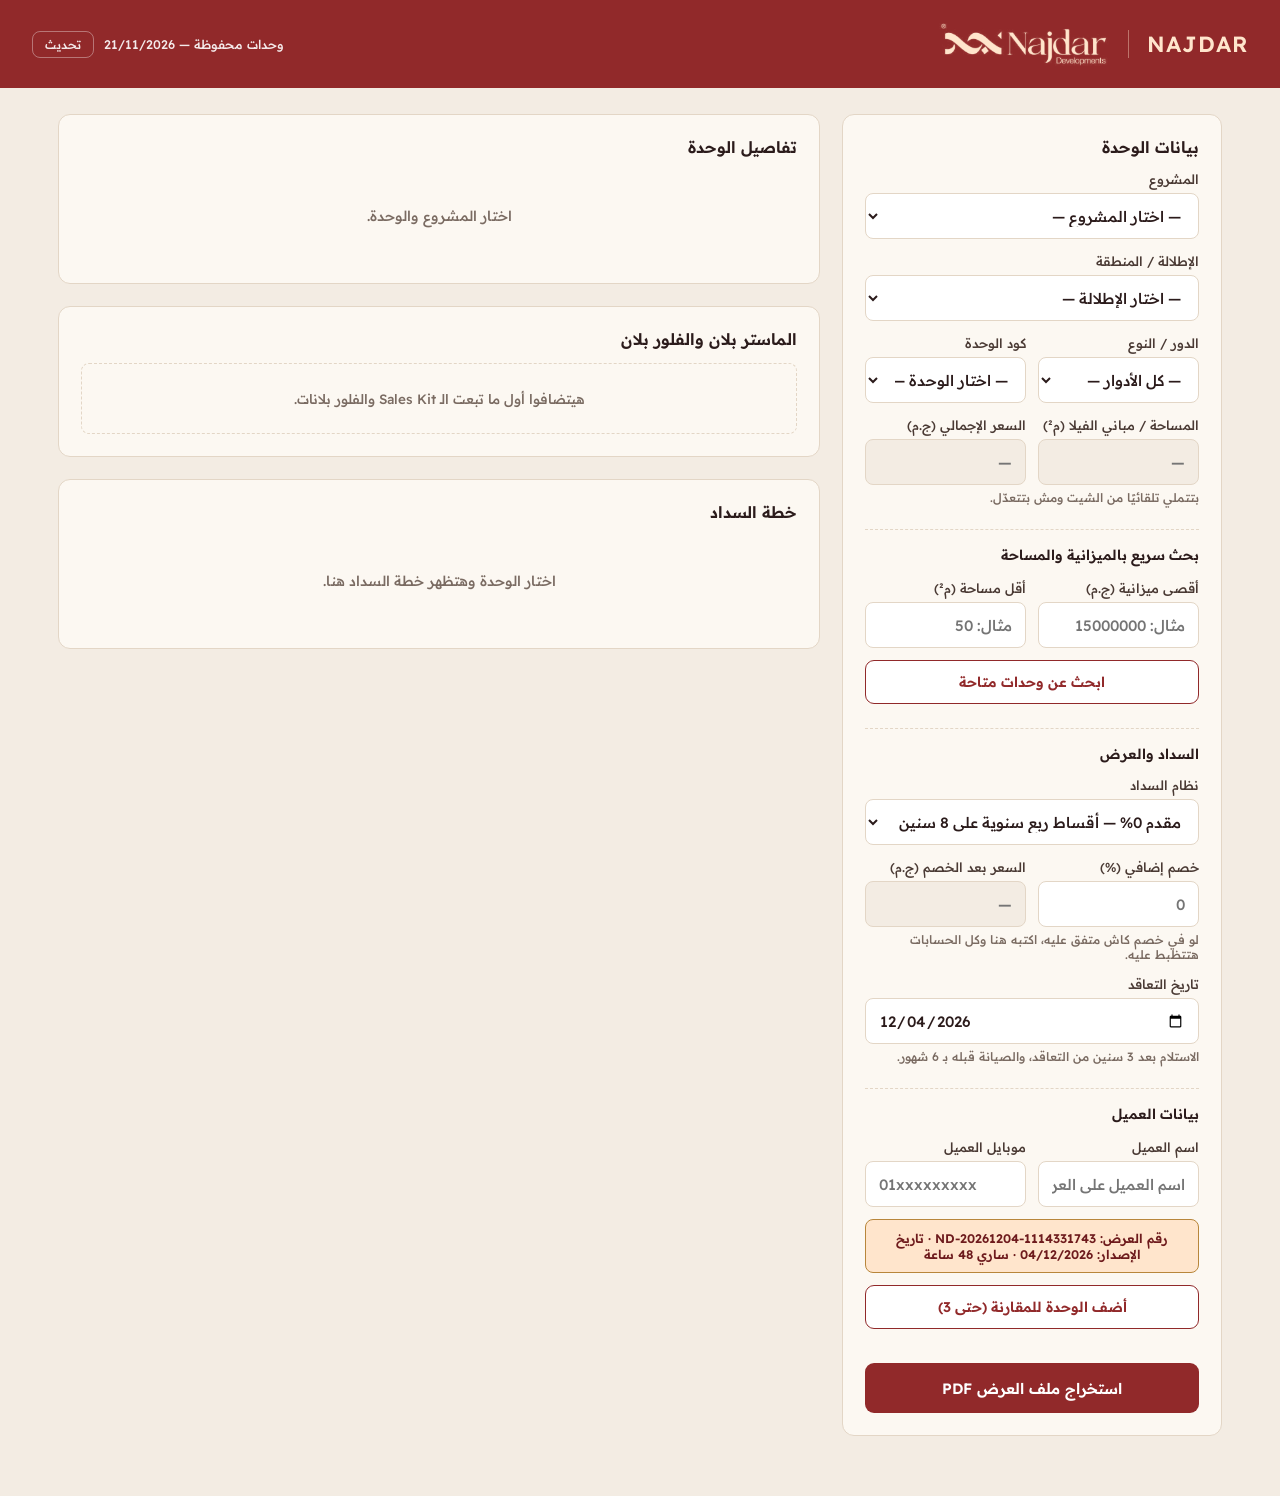
<file: beta.html>
<!DOCTYPE html>
<html lang="ar" dir="rtl">
<head>
<meta charset="UTF-8">
<meta name="viewport" content="width=device-width, initial-scale=1.0, viewport-fit=cover">
<title>NAJDAR — مولّد عروض الأسعار</title>
<link rel="preload" href="5-readex-arabic-600.woff2" as="font" type="font/woff2" crossorigin>
<link rel="preload" href="4-readex-arabic-500.woff2" as="font" type="font/woff2" crossorigin>
<style>
/* arabic */
@font-face {
  font-family: 'Readex Pro';
  font-style: normal;
  font-weight: 500;
  font-display: swap;
  src: url('4-readex-arabic-500.woff2') format('woff2');
  unicode-range: U+0600-06FF, U+0750-077F, U+0870-0891, U+0897-08E1, U+08E3-08FF, U+200C-200E, U+2010-2011, U+204F, U+2E41, U+FB50-FDFF, U+FE70-FE74, U+FE76-FEFC, U+102E0-102FB, U+10E60-10E7E, U+10EC2-10EC7, U+10EC9-10EEE, U+10EF0-10EFF, U+1EE00-1EE03, U+1EE05-1EE1F, U+1EE21-1EE22, U+1EE24, U+1EE27, U+1EE29-1EE32, U+1EE34-1EE37, U+1EE39, U+1EE3B, U+1EE42, U+1EE47, U+1EE49, U+1EE4B, U+1EE4D-1EE4F, U+1EE51-1EE52, U+1EE54, U+1EE57, U+1EE59, U+1EE5B, U+1EE5D, U+1EE5F, U+1EE61-1EE62, U+1EE64, U+1EE67-1EE6A, U+1EE6C-1EE72, U+1EE74-1EE77, U+1EE79-1EE7C, U+1EE7E, U+1EE80-1EE89, U+1EE8B-1EE9B, U+1EEA1-1EEA3, U+1EEA5-1EEA9, U+1EEAB-1EEBB, U+1EEF0-1EEF1;
}
/* latin-ext */
@font-face {
  font-family: 'Readex Pro';
  font-style: normal;
  font-weight: 500;
  font-display: swap;
  src: url('8-readex-latin-ext-500.woff2') format('woff2');
  unicode-range: U+0100-02BA, U+02BD-02C5, U+02C7-02CC, U+02CE-02D7, U+02DD-02FF, U+0304, U+0308, U+0329, U+1D00-1DBF, U+1E00-1E9F, U+1EF2-1EFF, U+2020, U+20A0-20AB, U+20AD-20C4, U+2113, U+2C60-2C7F, U+A720-A7FF;
}
/* latin */
@font-face {
  font-family: 'Readex Pro';
  font-style: normal;
  font-weight: 500;
  font-display: swap;
  src: url('6-readex-latin-500.woff2') format('woff2');
  unicode-range: U+0000-00FF, U+0131, U+0152-0153, U+02BB-02BC, U+02C6, U+02DA, U+02DC, U+0304, U+0308, U+0329, U+2000-206F, U+20AC, U+2122, U+2191, U+2193, U+2212, U+2215, U+FEFF, U+FFFD;
}
/* arabic */
@font-face {
  font-family: 'Readex Pro';
  font-style: normal;
  font-weight: 600;
  font-display: swap;
  src: url('5-readex-arabic-600.woff2') format('woff2');
  unicode-range: U+0600-06FF, U+0750-077F, U+0870-0891, U+0897-08E1, U+08E3-08FF, U+200C-200E, U+2010-2011, U+204F, U+2E41, U+FB50-FDFF, U+FE70-FE74, U+FE76-FEFC, U+102E0-102FB, U+10E60-10E7E, U+10EC2-10EC7, U+10EC9-10EEE, U+10EF0-10EFF, U+1EE00-1EE03, U+1EE05-1EE1F, U+1EE21-1EE22, U+1EE24, U+1EE27, U+1EE29-1EE32, U+1EE34-1EE37, U+1EE39, U+1EE3B, U+1EE42, U+1EE47, U+1EE49, U+1EE4B, U+1EE4D-1EE4F, U+1EE51-1EE52, U+1EE54, U+1EE57, U+1EE59, U+1EE5B, U+1EE5D, U+1EE5F, U+1EE61-1EE62, U+1EE64, U+1EE67-1EE6A, U+1EE6C-1EE72, U+1EE74-1EE77, U+1EE79-1EE7C, U+1EE7E, U+1EE80-1EE89, U+1EE8B-1EE9B, U+1EEA1-1EEA3, U+1EEA5-1EEA9, U+1EEAB-1EEBB, U+1EEF0-1EEF1;
}
/* latin-ext */
@font-face {
  font-family: 'Readex Pro';
  font-style: normal;
  font-weight: 600;
  font-display: swap;
  src: url('9-readex-latin-ext-600.woff2') format('woff2');
  unicode-range: U+0100-02BA, U+02BD-02C5, U+02C7-02CC, U+02CE-02D7, U+02DD-02FF, U+0304, U+0308, U+0329, U+1D00-1DBF, U+1E00-1E9F, U+1EF2-1EFF, U+2020, U+20A0-20AB, U+20AD-20C4, U+2113, U+2C60-2C7F, U+A720-A7FF;
}
/* latin */
@font-face {
  font-family: 'Readex Pro';
  font-style: normal;
  font-weight: 600;
  font-display: swap;
  src: url('7-readex-latin-600.woff2') format('woff2');
  unicode-range: U+0000-00FF, U+0131, U+0152-0153, U+02BB-02BC, U+02C6, U+02DA, U+02DC, U+0304, U+0308, U+0329, U+2000-206F, U+20AC, U+2122, U+2191, U+2193, U+2212, U+2215, U+FEFF, U+FFFD;
}
</style>
<style>
:root{--red:#91292A;--red2:#6E1B1D;--ink:#2B1B1B;--cream:#FFE5CC;--glacier:#F3ECE3;--paper:#FCF8F2;--line:#E3D6C6;--gold:#B8863B;--mut:#7A6B62}
*{box-sizing:border-box;margin:0;padding:0}
html{scroll-padding-top:env(safe-area-inset-top,0px)}
body{padding-top:env(safe-area-inset-top,0px);padding-bottom:env(safe-area-inset-bottom,0px)}
body{font-family:'Readex Pro',sans-serif;background:var(--glacier);color:var(--ink);min-height:100dvh}
header{background:var(--red);color:#fff;padding:22px 32px;display:flex;justify-content:space-between;align-items:center;flex-wrap:wrap;gap:10px}
.brand{display:flex;align-items:center;gap:18px;direction:ltr}
.brand img{height:44px;width:auto;display:block}
.brand span{font-size:22px;font-weight:600;letter-spacing:1px;color:var(--cream);padding-inline-start:18px;border-inline-start:1px solid rgba(255,229,204,.4)}
.sync{font-size:12.5px;opacity:.9;display:flex;gap:10px;align-items:center}
.sync button{background:transparent;color:#fff;border:1px solid rgba(255,255,255,.4);border-radius:8px;padding:5px 12px;font:inherit;font-size:12px;cursor:pointer}
.wrap{max-width:1200px;margin:0 auto;padding:26px 18px 60px;display:grid;grid-template-columns:380px 1fr;gap:22px}
.wrap>*{min-width:0}
@media(max-width:940px){.wrap{grid-template-columns:1fr}}
.card{background:var(--paper);border:1px solid var(--line);border-radius:12px;padding:22px}
.card h2{font-size:16px;font-weight:600;margin-bottom:14px}
label{display:block;font-size:13px;font-weight:500;margin:14px 0 6px;color:#4a3a34}
input,select{width:100%;padding:11px 13px;border:1.5px solid var(--line);border-radius:8px;font:inherit;font-size:15px;background:#fff;color:var(--ink);min-height:46px}
input[readonly]{background:#F3ECE3;color:var(--ink);font-weight:600;cursor:default}
input:focus,select:focus,button:focus-visible,a:focus-visible{outline:2px solid var(--gold);outline-offset:1px}
.row2{display:grid;grid-template-columns:1fr 1fr;gap:12px}
.hint{font-size:12px;color:var(--mut);margin-top:5px}
.btn{width:100%;margin-top:22px;background:var(--red);color:#fff;border:none;border-radius:9px;padding:15px;font:inherit;font-size:15px;font-weight:600;cursor:pointer;display:flex;justify-content:center;align-items:center;text-decoration:none;min-height:50px}
.btn:hover{background:var(--red2)}.btn:disabled{opacity:.6;cursor:wait}
#saveBar{background:var(--cream);color:var(--red2);border:1.5px solid var(--red);margin-top:10px;display:none}
.stack{display:flex;flex-direction:column;gap:22px}
.facts{display:grid;grid-template-columns:repeat(4,1fr);gap:10px}
@media(max-width:640px){.facts{grid-template-columns:repeat(2,1fr)}}
.fact{background:#fff;border:1px solid var(--line);border-radius:8px;padding:11px 13px}
.fact span{font-size:12px;color:var(--mut)}
.fact b{display:block;font-size:16px;margin-top:3px;direction:ltr;text-align:right}
.fact.key b{color:var(--red)}
.tbl{max-height:440px;overflow:auto;border:1px solid var(--line);border-radius:8px;background:#fff;margin-top:14px}
table{width:100%;border-collapse:collapse;font-size:13px;direction:rtl}
th{position:sticky;top:0;background:var(--red);color:#fff;font-weight:500;padding:9px 10px;text-align:right}
td{padding:7px 10px;border-bottom:1px solid #f0e8dc;white-space:nowrap}
tr.dp td{background:#F6EBDD;font-weight:600}
tr.mt td{background:#FFE5CC;font-weight:600;color:var(--red2)}
tr.tot td{background:var(--red);color:#fff;font-weight:600}
.empty{padding:36px 16px;text-align:center;color:var(--mut);font-size:14px}
.ph{border:1.5px dashed var(--line);border-radius:8px;padding:26px;text-align:center;color:var(--mut);font-size:13.5px}
#toast{position:fixed;bottom:20px;left:50%;transform:translateX(-50%);background:var(--red2);color:#fff;padding:11px 18px;border-radius:9px;font-size:14px;opacity:0;transition:opacity .25s;pointer-events:none;max-width:88%;text-align:center}
h2.sec{font-size:14px;font-weight:600;margin:24px 0 2px;padding-top:16px;border-top:1px dashed var(--line)}
.btn2{width:100%;margin-top:12px;background:#fff;color:var(--red);border:1.5px solid var(--red);border-radius:9px;padding:11px;font:inherit;font-size:14px;font-weight:600;cursor:pointer;min-height:44px}
.btn2:hover{background:var(--cream)}
.offerline{margin-top:12px;background:var(--cream);border:1px solid var(--gold);border-radius:8px;padding:10px 12px;font-size:12.5px;color:var(--red2);font-weight:600;text-align:center}
#results{margin-top:12px;display:none;border:1px solid var(--line);border-radius:8px;background:#fff;max-height:280px;overflow:auto}
.resrow{display:flex;justify-content:space-between;align-items:center;gap:8px;padding:10px 12px;border-bottom:1px solid #f0e8dc;cursor:pointer;font-size:13.5px}
.resrow:hover{background:var(--cream)}
.resrow .c{font-weight:600;direction:ltr}
.resrow .d{color:var(--mut);font-size:12px}
.chips{display:flex;flex-wrap:wrap;gap:8px;margin-top:12px}
.chip{background:var(--red);color:#fff;border-radius:20px;padding:5px 12px;font-size:12.5px;display:flex;gap:8px;align-items:center;direction:ltr}
.chip button{background:transparent;border:none;color:#fff;cursor:pointer;font-size:14px;padding:0}
.cmptbl{overflow-x:auto;border:1px solid var(--line);border-radius:8px;background:#fff}
.cmptbl table{direction:rtl}
.cmptbl th,.cmptbl td{text-align:right;white-space:nowrap}
.cmptbl th:first-child{position:sticky;right:0;background:var(--red)}
.cmptbl td:first-child{position:sticky;right:0;background:#FBF7F1;font-weight:600}

</style>
</head>
<body>
<header>
  <div class="brand"><img id="logoImg" alt="Najdar Developments"><span>NAJDAR</span></div>
  <div class="sync"><span id="syncTxt">جاري تحميل الوحدات…</span><button id="refreshBtn" type="button">تحديث</button></div>
</header>
<div class="wrap">
  <div class="card">
    <h2>بيانات الوحدة</h2>
    <label for="project">المشروع</label>
    <select id="project"></select>
    <label for="view">الإطلالة / المنطقة</label>
    <select id="view"></select>
    <div class="row2">
      <div><label for="level">الدور / النوع</label><select id="level"></select></div>
      <div><label for="unit">كود الوحدة</label><select id="unit"></select></div>
    </div>
    <div class="row2">
      <div><label for="area">المساحة / مباني الفيلا (م²)</label><input id="area" type="text" readonly tabindex="-1" placeholder="—"></div>
      <div><label for="price">السعر الإجمالي (ج.م)</label><input id="price" type="text" readonly tabindex="-1" placeholder="—"></div>
    </div>
    <div class="hint">بتتملي تلقائيًا من الشيت ومش بتتعدّل.</div>
    <h2 class="sec">بحث سريع بالميزانية والمساحة</h2>
    <div class="row2">
      <div><label for="budget">أقصى ميزانية (ج.م)</label><input id="budget" type="number" min="0" inputmode="numeric" placeholder="مثال: 15000000"></div>
      <div><label for="minArea">أقل مساحة (م²)</label><input id="minArea" type="number" min="0" inputmode="numeric" placeholder="مثال: 50"></div>
    </div>
    <button class="btn2" id="searchBtn" type="button">ابحث عن وحدات متاحة</button>
    <div id="results"></div>
    <h2 class="sec">السداد والعرض</h2>
    <label for="plan">نظام السداد</label>
    <select id="plan">
      <option value="a">مقدم 0% — أقساط ربع سنوية على 8 سنين</option>
      <option value="b">مقدم 5% — أقساط ربع سنوية على 9 سنين</option>
      <option value="c">مقدم 10% — أقساط ربع سنوية على 10 سنين</option>
    </select>
    <div class="row2">
      <div><label for="disc">خصم إضافي (%)</label><input id="disc" type="number" min="0" max="90" step="0.5" inputmode="decimal" placeholder="0"></div>
      <div><label for="netPrice">السعر بعد الخصم (ج.م)</label><input id="netPrice" type="text" readonly tabindex="-1" placeholder="—"></div>
    </div>
    <div class="hint">لو في خصم كاش متفق عليه، اكتبه هنا وكل الحسابات هتتظبط عليه.</div>
    <label for="dpDate">تاريخ التعاقد</label>
    <input id="dpDate" type="date">
    <div class="hint">الاستلام بعد 3 سنين من التعاقد، والصيانة قبله بـ 6 شهور.</div>
    <h2 class="sec">بيانات العميل</h2>
    <div class="row2">
      <div><label for="cName">اسم العميل</label><input id="cName" maxlength="45" type="text" placeholder="اسم العميل على العرض"></div>
      <div><label for="cPhone">موبايل العميل</label><input id="cPhone" maxlength="22" type="tel" inputmode="tel" placeholder="01xxxxxxxxx"></div>
    </div>
    <div class="offerline" id="offerLine"></div>
    <button class="btn2" id="cmpBtn" type="button">أضف الوحدة للمقارنة (حتى 3)</button>
    <div class="chips" id="chips"></div>
    <button class="btn" id="exportBtn" type="button">استخراج ملف العرض PDF</button>
    <a class="btn" id="saveBar" target="_blank" rel="noopener">افتح / احفظ ملف الـ PDF</a>
  </div>
  <div class="stack">
    <div class="card">
      <h2>تفاصيل الوحدة</h2>
      <div id="unitInfo"><div class="empty">اختار المشروع والوحدة.</div></div>
    </div>
    <div class="card" id="cmpCard" style="display:none">
      <h2>مقارنة الوحدات</h2>
      <div id="cmpArea"></div>
    </div>
    <div class="card">
      <h2>الماستر بلان والفلور بلان</h2>
      <div class="ph">هيتضافوا أول ما تبعت الـ Sales Kit والفلور بلانات.</div>
    </div>
    <div class="card">
      <h2>خطة السداد <span id="planTag" style="font-weight:400;font-size:13px;color:var(--mut)"></span></h2>
      <div id="payArea"><div class="empty">اختار الوحدة وهتظهر خطة السداد هنا.</div></div>
    </div>
  </div>
</div>
<div id="toast" role="status"></div>
<script src="2-units-data.js"></script>
<script>
const LOGO='[data-uri]';  /* لوجو Najdar (كريمي شفاف) */
const CONFIG = {
  SHEET_XLSX_URL: 'https://docs.google.com/spreadsheets/d/1DQTmWHmKkkNNI5mcQDg3P0dzelndi-9m/export?format=xlsx',
  AVAILABLE_WORDS: ['available','متاح'],
  AUTO_REFRESH_SEC: 3600,
  MAINT_PCT: 0.10,
  MAINT_MONTHS_BEFORE: 6,
  DELIVERY_MONTHS: 36,
  SALES_KIT_PAGES: [],
};
const PLANS = {
  a:{name:'0% DP — 8 Years',  ar:'مقدم 0% — 8 سنين',  dp:0,    n:32},
  b:{name:'5% DP — 9 Years',  ar:'مقدم 5% — 9 سنين',  dp:.05,  n:36},
  c:{name:'10% DP — 10 Years',ar:'مقدم 10% — 10 سنين',dp:.10,  n:40},
};
const PROJECTS = {halo:'Halo Mall', meray:'Meray 2'};
const ISSUED = new Date();
const OFFER_NO = 'ND-' + ISSUED.getFullYear() + String(ISSUED.getMonth()+1).padStart(2,'0') + String(ISSUED.getDate()).padStart(2,'0') + '-' + String(crypto.getRandomValues(new Uint32Array(1))[0]);
const $ = id => document.getElementById(id);
$('logoImg').src=LOGO;
const fmt = n => Math.round(n).toLocaleString('en-US');
const pct = p => (p*100).toFixed(3).replace(/\.?0+$/,'') + '%';
const dstr = d => String(d.getDate()).padStart(2,'0')+'/'+String(d.getMonth()+1).padStart(2,'0')+'/'+d.getFullYear();
function addMonths(d,m){ const x=new Date(d), day=x.getDate(); x.setDate(1); x.setMonth(x.getMonth()+m); const last=new Date(x.getFullYear(),x.getMonth()+1,0).getDate(); x.setDate(Math.min(day,last)); return x; }
function toast(m,ms){ const t=$('toast'); t.textContent=m; t.style.opacity=1; clearTimeout(t._h); t._h=setTimeout(()=>t.style.opacity=0,ms||3500); }
$('offerLine').textContent = 'رقم العرض: '+OFFER_NO+' · تاريخ الإصدار: '+dstr(ISSUED)+' · ساري 48 ساعة';

/* ============ تحميل الوحدات: لايف من الشيت، واحتياطي النسخة المحفوظة ============ */
const num = v => { const n=parseFloat(String(v==null?'':v).replace(/[^0-9.\-]/g,'')); return isNaN(n)?0:n; };
const isAvail = u => CONFIG.AVAILABLE_WORDS.some(w=>String(u.status||'').trim().toLowerCase()===w.toLowerCase());
function mapSheetRows(header, rows, mapper){
  const H=header.map(h=>String(h||'').trim().toLowerCase()), ix=n=>H.indexOf(n.trim().toLowerCase());
  return rows.map(r=>mapper(ix,r)).filter(u=>u&&u.code);
}
function unitsFromWorkbook(wb){
  const out=[];
  const halo=wb.Sheets['Inventory'];
  if(halo){
    const rows=XLSX.utils.sheet_to_json(halo,{header:1,defval:''});
    if(rows.length>1) out.push(...mapSheetRows(rows[0],rows.slice(1),(ix,r)=>{
      const g=n=>{const i=ix(n); return i<0?'':r[i];};
      const u={p:'halo',view:String(g('View')).trim(),level:String(g('Level')).trim(),code:String(g('Code')).trim(),
        typ:String(g('Actev.')).trim(),inA:num(g('Indoor Area')),outA:num(g('Outdoor Area')),inM:num(g('Indoor Meter Price')),
        outM:num(g('Outdoor Meter Price')),inP:num(g('INdoor Price')),outP:num(g('Outdoor Price')),total:num(g('Total Price')),status:String(g('Status')).trim()};
      if(!u.total) u.total=u.inP+u.outP;
      return u;
    }).filter(isAvail));
  }
  const mer=wb.Sheets['Meray 2 Availability'];
  if(mer){
    const rows=XLSX.utils.sheet_to_json(mer,{header:1,defval:''});
    /* الصف الأول عنوان المشروع، التاني هو الهيدر */
    const hi=rows.findIndex(r=>r.some(c=>String(c).toLowerCase().includes('villa')));
    if(hi>=0) out.push(...mapSheetRows(rows[hi],rows.slice(hi+1),(ix,r)=>{
      const g=n=>{const i=ix(n); return i<0?'':r[i];};
      const status=String(r[12]||'').trim();
      const no=String(g('VILLA NO')).trim();
      if(!no) return null;
      return {p:'meray',view:'Compound A',level:String(g('TYPE')).trim(),code:'V'+no,typ:String(g('TYPE')).trim(),
        inA:num(g('T. Building Area Net SQM')),outA:num(g('GARDEN')),inM:0,outM:0,inP:0,outP:0,
        total:num(g(' T. Price ')),status,land:num(g('Land Area SQM')),roof:num(g('open area in roof'))};
    }).filter(isAvail));
  }
  return out;
}
let UNITS=[], _xlsxP=null;
function ensureXLSX(){
  if(window.XLSX) return Promise.resolve();
  if(!_xlsxP) _xlsxP=new Promise((res,rej)=>{
    const s=document.createElement('script'); s.src='3-xlsx.full.min.js';
    s.onload=res; s.onerror=()=>{ _xlsxP=null; rej(new Error('xlsx lib failed')); };
    document.head.appendChild(s);
  });
  return _xlsxP;
}
function setUnits(list){ UNITS=list; keepSelection(fillProjects); CMP=CMP.filter(c=>findUnit(c)); renderCmp(); $('saveBar').style.display='none'; }
function syncLabel(){
  let t=''; try{ t=localStorage.getItem('nd_time'); }catch(e){}
  const tm=t?new Date(t):null;
  return tm?tm.toLocaleTimeString('ar-EG',{hour:'2-digit',minute:'2-digit'})+' '+tm.toLocaleDateString('ar-EG',{day:'numeric',month:'numeric'}):'';
}
async function loadUnits(manual){
  if(!UNITS.length){
    let cached=null;
    try{ cached=JSON.parse(localStorage.getItem('nd_units')||'null'); }catch(e){}
    setUnits((cached&&cached.length)?cached:BAKED_UNITS);
    $('syncTxt').textContent=cached?('آخر نسخة محفوظة: '+syncLabel()):'وحدات محفوظة — 21/11/2026';
  }
  if(manual) $('syncTxt').textContent='جاري التحديث…';
  try{
    await ensureXLSX();
    const r=await fetch(CONFIG.SHEET_XLSX_URL+(CONFIG.SHEET_XLSX_URL.includes('?')?'&':'?')+'t='+Date.now(),{cache:'no-store'});
    if(!r.ok) throw new Error('HTTP '+r.status);
    const wb=XLSX.read(await r.arrayBuffer(),{type:'array'});
    const live=unitsFromWorkbook(wb);
    if(!live.length) throw new Error('empty');
    setUnits(live);
    try{ localStorage.setItem('nd_units',JSON.stringify(live)); localStorage.setItem('nd_time',new Date().toISOString()); }catch(e){}
    $('syncTxt').textContent='محدّث لايف من الشيت — '+syncLabel();
    if(manual) toast('اتحدّثت الوحدات من الشيت.');
  }catch(e){
    if(manual) toast('مقدرتش أوصل للشيت لايف — لسه شغال بالنسخة المحفوظة. تأكد إن مشاركة اللينك متعلّمة.');
    else $('syncTxt').textContent=UNITS.length?($('syncTxt').textContent||'وحدات محفوظة'):'تعذّر تحميل الوحدات';
  }
  lastLoad=Date.now();
}
let lastLoad=0;
function keepSelection(fn){
  const pr=$('project').value, v=$('view').value, l=$('level').value, c=$('unit').value, oldP=$('price').value;
  fn();
  if(pr){ $('project').value=pr; fillViews(); }
  if(v){ $('view').value=v; fillLevels(); }
  if(l){ $('level').value=l; fillCodes(); }
  if(c){
    $('unit').value=c;
    if($('unit').value===c){ showUnit(); if(oldP && $('price').value!==oldP) toast('سعر الوحدة '+c+' اتغيّر في الشيت — راجع العرض.',6000); }
    else toast('الوحدة '+c+' بقت مش متاحة (اتباعت أو اتشالت).',6000);
  }
}
if(CONFIG.AUTO_REFRESH_SEC>0){
  setInterval(()=>{ if(!document.hidden) loadUnits(false); }, CONFIG.AUTO_REFRESH_SEC*1000);
  document.addEventListener('visibilitychange',()=>{ if(!document.hidden && Date.now()-lastLoad>3600000) loadUnits(false); });
}

/* ============ القوايم ============ */
const uniq = a => [...new Set(a)].filter(x=>x!==''&&x!=null);
function opts(list,ph){ return '<option value="">'+ph+'</option>'+list.map(v=>`<option>${v}</option>`).join(''); }
function fillProjects(){
  const ps=uniq(UNITS.map(u=>u.p));
  $('project').innerHTML='<option value="">— اختار المشروع —</option>'+ps.map(p=>`<option value="${p}">${PROJECTS[p]||p}</option>`).join('');
  fillViews();
}
function fillViews(){
  const p=$('project').value;
  $('view').innerHTML=opts(uniq(UNITS.filter(u=>!p||u.p===p).map(u=>u.view)).sort(),'— اختار الإطلالة —');
  fillLevels();
}
function fillLevels(){
  const p=$('project').value, v=$('view').value;
  const L=uniq(UNITS.filter(u=>(!p||u.p===p)&&(!v||u.view===v)).map(u=>u.level));
  $('level').innerHTML=opts(L,'— كل الأدوار —'); fillCodes();
}
function fillCodes(){
  const p=$('project').value, v=$('view').value, l=$('level').value;
  const L=UNITS.filter(u=>(!p||u.p===p)&&(!v||u.view===v)&&(!l||u.level===l));
  $('unit').innerHTML='<option value="">'+(L.length?'— اختار الوحدة —':'مفيش وحدات متاحة')+'</option>'+L.map(u=>`<option value="${u.code}">${u.code}</option>`).join('');
  showUnit();
}
const cur = () => UNITS.find(u=>u.code===$('unit').value && (!$('project').value||u.p===$('project').value) && (!$('view').value||u.view===$('view').value));
const unitArea = u => +(u.land ? u.inA : u.inA+u.outA).toFixed(2);
function discPct(){ return Math.min(Math.max(parseFloat($('disc').value)||0,0),90)/100; }
function showUnit(){
  const u=cur(), d=discPct();
  $('area').value=u?unitArea(u):'';
  $('price').value=u?Math.round(u.total):'';
  $('netPrice').value=u&&d>0?fmt(u.total*(1-d)):'';
  if(!u){ $('unitInfo').innerHTML='<div class="empty">اختار المشروع والوحدة.</div>'; renderTable(); return; }
  let facts=`<div class="fact"><span>الكود</span><b>${u.code}</b></div>
    <div class="fact"><span>المشروع</span><b>${PROJECTS[u.p]||u.p}</b></div>
    <div class="fact"><span>الإطلالة / الدور</span><b>${[u.view,u.level].filter(Boolean).join(' / ')||'—'}</b></div>
    <div class="fact"><span>النشاط</span><b>${u.typ||'—'}</b></div>`;
  if(u.land){ facts+=`<div class="fact"><span>مساحة الأرض</span><b>${u.land} م²</b></div>
    <div class="fact"><span>مساحة المباني</span><b>${u.inA} م²</b></div>
    <div class="fact"><span>الجاردن</span><b>${u.outA} م²</b></div>
    <div class="fact"><span>الروف المفتوح</span><b>${u.roof} م²</b></div>`; }
  else { facts+=`<div class="fact"><span>مساحة داخلية</span><b>${u.inA} م²</b></div>
    <div class="fact"><span>مساحة خارجية</span><b>${u.outA} م²</b></div>
    <div class="fact"><span>سعر المتر داخلي</span><b>${fmt(u.inM)}</b></div>`; }
  facts+=`<div class="fact key"><span>الإجمالي</span><b>${fmt(u.total)}</b></div>`;
  $('unitInfo').innerHTML=`<div class="facts">${facts}</div>`;
  renderTable();
}

/* ============ البحث العكسي ============ */
function doSearch(){
  const b=parseFloat($('budget').value)||0, a=parseFloat($('minArea').value)||0;
  if(!b&&!a){ toast('اكتب ميزانية أو مساحة الأول.'); return; }
  const L=UNITS.filter(u=>(!b||u.total<=b)&&(!a||unitArea(u)>=a)).sort((x,y)=>x.total-y.total);
  const R=$('results');
  if(!L.length){ R.style.display='block'; R.innerHTML='<div class="empty">مفيش وحدات مطابقة — جرّب توسّع البحث.</div>'; return; }
  R.style.display='block';
  R.innerHTML=L.slice(0,40).map(u=>`<div class="resrow" data-p="${u.p}" data-v="${u.view}" data-l="${u.level}" data-c="${u.code}">
    <span class="c">${u.code}</span><span class="d">${PROJECTS[u.p]||u.p} · ${unitArea(u)} م²</span><span class="c">${fmt(u.total)}</span></div>`).join('')
    +(L.length>40?`<div class="hint" style="padding:8px 12px">+ ${L.length-40} وحدة تانية — ضيّق البحث.</div>`:'');
  R.querySelectorAll('.resrow').forEach(el=>el.addEventListener('click',()=>{
    $('project').value=el.dataset.p; fillViews();
    $('view').value=el.dataset.v; fillLevels();
    if(el.dataset.l){ $('level').value=el.dataset.l; fillCodes(); }
    $('unit').value=el.dataset.c; showUnit();
    R.style.display='none';
    window.scrollTo({top:0,behavior:'smooth'});
    toast('اتختارت الوحدة '+el.dataset.c);
  }));
}

/* ============ حسابات السداد ============ */
function scheduleFor(u, planKey, d0, disc){
  const list=u.total, P=list*(1-(disc||0));
  if(P<=0) return null;
  const pl=PLANS[planKey], rows=[];
  const q=(1-pl.dp)/pl.n;
  if(pl.dp>0) rows.push({kind:'dp',name:'المقدم',en:'Down Payment',date:new Date(d0),amt:P*pl.dp,pct:pl.dp});
  for(let i=1;i<=pl.n;i++)
    rows.push({kind:'in',name:'القسط '+i,en:'Installment '+i,date:addMonths(d0,(pl.dp>0?i:i-1)*3),amt:P*q,pct:q});
  const mDate=addMonths(d0,CONFIG.DELIVERY_MONTHS-CONFIG.MAINT_MONTHS_BEFORE);
  const mRow={kind:'mt',name:'الصيانة (10%)',en:'Maintenance (10%)',date:mDate,amt:P*CONFIG.MAINT_PCT,pct:CONFIG.MAINT_PCT};
  const at=rows.findIndex(r=>r.date>mDate); at<0?rows.push(mRow):rows.splice(at,0,mRow);
  return {rows,P,list,pl,q,maint:mRow.amt,mDate,deliver:addMonths(d0,CONFIG.DELIVERY_MONTHS),d0,
    monthly:P*q/3, grand:P+mRow.amt};
}
function schedule(){
  const u=cur(); if(!u) return null;
  return scheduleFor(u, $('plan').value, $('dpDate').valueAsDate||new Date(), discPct());
}
function renderTable(){
  const s=schedule(); $('planTag').textContent=s?'· '+s.pl.ar:'';
  if(!s){ $('payArea').innerHTML='<div class="empty">اختار الوحدة وهتظهر خطة السداد هنا.</div>'; return; }
  const d=discPct();
  let h=`<div class="facts">
    <div class="fact"><span>السعر${d>0?' (قبل الخصم)':''}</span><b>${fmt(s.list)}</b></div>
    ${d>0?`<div class="fact key"><span>بعد خصم ${pct(d)}</span><b>${fmt(s.P)}</b></div>`:''}
    <div class="fact"><span>المقدم (${Math.round(s.pl.dp*100)}%)</span><b>${fmt(s.P*s.pl.dp)}</b></div>
    <div class="fact key"><span>القسط الربع سنوي</span><b>${fmt(s.P*s.q)}</b></div>
    <div class="fact"><span>المعادل الشهري</span><b>${fmt(s.monthly)}</b></div>
    <div class="fact"><span>الصيانة (10%) — ${dstr(s.mDate)}</span><b>${fmt(s.maint)}</b></div>
    <div class="fact key"><span>الإجمالي شامل الصيانة</span><b>${fmt(s.grand)}</b></div></div>
    <div class="hint">الاستلام المتوقع: ${dstr(s.deliver)} · الصيانة خارج السعر وبتتدفع قبل الاستلام بـ 6 شهور.</div>
    <div class="tbl"><table><thead><tr><th>البند</th><th>التاريخ</th><th>المبلغ (ج.م)</th><th>%</th></tr></thead><tbody>`;
  s.rows.forEach(r=>{ h+=`<tr class="${r.kind==='in'?'':r.kind}"><td>${r.name}</td><td>${dstr(r.date)}</td><td>${fmt(r.amt)}</td><td>${pct(r.pct)}</td></tr>`; });
  h+=`<tr class="tot"><td>الإجمالي (سعر الوحدة)</td><td></td><td>${fmt(s.P)}</td><td>100%</td></tr>
      <tr class="tot"><td>الصيانة (خارج السعر)</td><td></td><td>${fmt(s.maint)}</td><td>10%</td></tr>
      <tr class="tot"><td>الإجمالي شامل الصيانة</td><td></td><td>${fmt(s.grand)}</td><td></td></tr></tbody></table></div>`;
  $('payArea').innerHTML=h;
}

/* ============ المقارنة ============ */
let CMP=[];
function findUnit(code){ return UNITS.find(u=>u.code===code); }
function renderCmp(){
  const box=$('cmpCard');
  if(!CMP.length){ box.style.display='none'; $('chips').innerHTML=''; return; }
  box.style.display='block';
  $('chips').innerHTML=CMP.map(c=>`<span class="chip">${c}<button type="button" data-c="${c}" title="إزالة">×</button></span>`).join('');
  $('chips').querySelectorAll('button').forEach(b=>b.addEventListener('click',()=>{ CMP=CMP.filter(x=>x!==b.dataset.c); renderCmp(); }));
  const d0=$('dpDate').valueAsDate||new Date(), disc=discPct();
  const us=CMP.map(findUnit).filter(Boolean);
  const rowsDef=[
    ['المشروع',u=>PROJECTS[u.p]||u.p],
    ['الإطلالة / الدور',u=>[u.view,u.level].filter(Boolean).join(' / ')||'—'],
    ['المساحة',u=>unitArea(u)+' م²'],
    ['السعر',u=>fmt(u.total*(1-disc))],
    ['القسط الربع سنوي',u=>{const s=scheduleFor(u,$('plan').value,d0,disc);return fmt(s.P*s.q);}],
    ['المعادل الشهري',u=>{const s=scheduleFor(u,$('plan').value,d0,disc);return fmt(s.monthly);}],
    ['الصيانة (10%)',u=>{const s=scheduleFor(u,$('plan').value,d0,disc);return fmt(s.maint);}],
    ['الإجمالي شامل الصيانة',u=>{const s=scheduleFor(u,$('plan').value,d0,disc);return fmt(s.grand);}],
  ];
  let h='<div class="cmptbl"><table><thead><tr><th></th>'+us.map(u=>`<th>${u.code}</th>`).join('')+'</tr></thead><tbody>';
  rowsDef.forEach(rw=>{ h+='<tr><td>'+rw[0]+'</td>'+us.map(u=>`<td>${rw[1](u)}</td>`).join('')+'</tr>'; });
  h+='</tbody></table></div><div class="hint">الحسابات على نظام السداد والخصم المختارين حاليًا.</div>';
  $('cmpArea').innerHTML=h;
}

/* ============ PDF ============ */
const _arCache={};
function arImg(str,pt,weight,color){
  const key=str+'|'+pt+'|'+weight+'|'+color;
  if(_arCache[key]) return _arCache[key];
  const SS=3, fs=pt*SS;
  const c=document.createElement('canvas'), x=c.getContext('2d');
  x.font=weight+' '+fs+'px "Readex Pro"'; x.direction='rtl';
  const w=Math.ceil(x.measureText(str).width)+2*SS;
  c.width=w; c.height=Math.ceil(fs*1.5);
  x.font=weight+' '+fs+'px "Readex Pro"'; x.direction='rtl';
  x.fillStyle=color; x.textBaseline='alphabetic'; x.textAlign='left';
  x.fillText(str,SS,fs*1.15);
  const out={data:c.toDataURL('image/png'),w_mm:w/SS*0.2646,h_mm:c.height/SS*0.2646,asc_mm:fs*1.15/SS*0.2646};
  _arCache[key]=out; return out;
}
function arText(doc,str,x,baseY,o){
  o=o||{}; const img=arImg(String(str),o.pt||9,o.weight||500,o.color||'#2B1B1B');
  let ix=x; if(o.align==='right') ix=x-img.w_mm; else if(o.align==='center') ix=x-img.w_mm/2;
  doc.addImage(img.data,'PNG',ix,baseY-img.asc_mm,img.w_mm,img.h_mm);
  return img.w_mm;
}
function drawPaymentPage(doc,W,H,s,u){
  const INK='#2B1B1B',RED='#91292A',MUT='#7A6B62',LINE='#E3D6C6';
  doc.setFillColor('#F3ECE3'); doc.rect(0,0,W,H,'F');
  const TW=210, X0=(W-TW)/2, MT=12, HB=30; doc.setFillColor(RED); doc.rect(X0,MT,TW,HB,'F');
  doc.addImage(LOGO,'PNG',X0+TW-34,MT+3,30,30*134/522);
  arText(doc,'خطة السداد — '+s.pl.ar,X0+6,MT+9,{pt:13,weight:600,color:'#FFFFFF'});
  const info1='الوحدة: '+u.code+' · المشروع: '+(PROJECTS[u.p]||u.p)+' · '+[u.view,u.level].filter(Boolean).join(' / ');
  const info2='المساحة: '+unitArea(u)+' م² · التعاقد: '+dstr(s.d0)+' · الاستلام: '+dstr(s.deliver);
  arText(doc,info1,X0+6,MT+16,{pt:8.5,color:'#FFE5CC'});
  arText(doc,info2,X0+6,MT+22,{pt:8.5,color:'#FFE5CC'});
  const cn=$('cName').value.trim(), cp=$('cPhone').value.trim();
  arText(doc,(cn?'العميل: '+cn:'')+(cn&&cp?' · ':'')+(cp?'موبايل: '+cp:''),X0+TW-38,MT+16,{pt:8.5,color:'#FFE5CC',align:'right'});
  arText(doc,'رقم العرض: '+OFFER_NO+' · الإصدار: '+dstr(ISSUED)+' · ساري 48 ساعة',X0+TW-38,MT+22,{pt:8.5,color:'#FFE5CC',align:'right'});
  let y=MT+HB;
  arText(doc,'المعادل الشهري: '+fmt(s.monthly)+' ج.م · الإجمالي شامل الصيانة: '+fmt(s.grand)+' ج.م',X0+TW/2,y+6,{pt:9,weight:600,color:RED,align:'center'}); y+=9;
  const d=discPct();
  if(d>0){
    arText(doc,'سعر الوحدة: '+fmt(s.list)+' ج.م · خصم إضافي: '+pct(d)+' · السعر بعد الخصم: '+fmt(s.P)+' ج.م',X0+TW/2,y+7,{pt:9.5,weight:600,color:RED,align:'center'});
    y+=10;
  }
  const all=s.rows.map(r=>({ar:r.name,v:[dstr(r.date),fmt(r.amt),pct(r.pct)],kind:r.kind}));
  all.push({ar:'الإجمالي (سعر الوحدة)',v:['',fmt(s.P),'100%'],kind:'tot'});
  all.push({ar:'الصيانة (خارج السعر)',v:['',fmt(s.maint),'10%'],kind:'tot'});
  all.push({ar:'الإجمالي شامل الصيانة',v:['',fmt(s.grand),''],kind:'tot'});
  const x0=X0, tw=TW, topY=y, botY=H-13;
  const rh=Math.min(8.5,(botY-topY)/(all.length+1)), fs=Math.min(10,rh*2.0);
  const cw=[tw*.36,tw*.20,tw*.28,tw*.16];
  let yy=topY;
  const line=(arName,vals,fill,color,bold)=>{
    doc.setFillColor(fill); doc.setDrawColor(LINE); doc.rect(x0,yy,tw,rh,'FD');
    doc.setTextColor(color); doc.setFont('helvetica',bold?'bold':'normal'); doc.setFontSize(fs);
    let x=x0;
    arText(doc,arName,x+tw-4,yy+rh/2+fs*0.09,{pt:fs*0.95,weight:bold?600:500,color:color,align:'right'});
    vals.forEach((v,i)=>{ const cx=x+tw-cw[0]-cw.slice(1).slice(0,i+1).reduce((a,b)=>a+b,0);
      if(/[\u0600-\u06ff]/.test(String(v))) arText(doc,v,cx+cw[i+1]-4,yy+rh/2+fs*0.09,{pt:fs*0.95,weight:600,color,align:'right'}); else doc.text(String(v),cx+cw[i+1]-4,yy+rh/2+fs*0.125,{align:'right'}); });
    yy+=rh;
  };
  line('البند',['التاريخ','المبلغ (ج.م)','النسبة'],RED,'#FFFFFF',true);
  all.forEach((r,i)=>line(r.ar,r.v, r.kind==='mt'?'#FFE5CC':r.kind==='dp'?'#F6EBDD':r.kind==='tot'?RED:(i%2?'#FBF7F1':'#FFFFFF'), r.kind==='mt'?'#6E1B1D':r.kind==='tot'?'#FFFFFF':INK, r.kind!=='in'));
  arText(doc,'العرض ساري لمدة 48 ساعة من تاريخ الإصدار · Najdar Developments',W/2,H-6,{pt:8,color:MUT,align:'center'});
}
function drawComparePage(doc,W,H,us){
  const RED='#91292A',INK='#2B1B1B',MUT='#7A6B62',LINE='#E3D6C6';
  doc.setFillColor('#F3ECE3'); doc.rect(0,0,W,H,'F');
  const TW=210, X0=(W-TW)/2, MT=14;
  doc.setFillColor(RED); doc.rect(X0+TW-37,MT-4,37,13,'F'); doc.addImage(LOGO,'PNG',X0+TW-34,MT-2,30,30*134/522);
  arText(doc,'مقارنة الوحدات — '+PLANS[$('plan').value].ar,X0,MT+8,{pt:13,weight:600,color:RED});
  const d0=$('dpDate').valueAsDate||new Date(), disc=discPct();
  const rows=[
    ['المشروع',u=>PROJECTS[u.p]||u.p,1],
    ['الإطلالة / الدور',u=>[u.view,u.level].filter(Boolean).join(' / ')||'—',1],
    ['المساحة (م²)',u=>String(unitArea(u)),0],
    ['السعر (ج.م)',u=>fmt(u.total*(1-disc)),0],
    ['القسط الربع سنوي',u=>fmt(scheduleFor(u,$('plan').value,d0,disc).P*scheduleFor(u,$('plan').value,d0,disc).q),0],
    ['المعادل الشهري',u=>fmt(scheduleFor(u,$('plan').value,d0,disc).monthly),0],
    ['الصيانة (10%)',u=>fmt(scheduleFor(u,$('plan').value,d0,disc).maint),0],
    ['الإجمالي شامل الصيانة',u=>fmt(scheduleFor(u,$('plan').value,d0,disc).grand),0],
  ];
  const lw=52, cw=(TW-lw)/us.length; let y=MT+12, rh=12;
  const cell=(x,w,fill)=>{ doc.setFillColor(fill); doc.setDrawColor(LINE); doc.rect(x,y,w,rh,'FD'); };
  cell(X0+TW-lw,lw,RED); us.forEach((u,i)=>{ cell(X0+i*cw,cw,RED); arText(doc,u.code,X0+i*cw+cw/2,y+rh/2+3,{pt:11,weight:600,color:'#FFFFFF',align:'center'}); });
  y+=rh;
  rows.forEach((rw,ri)=>{
    const fill=ri%2?'#FBF7F1':'#FFFFFF';
    cell(X0+TW-lw,lw,fill); arText(doc,rw[0],X0+TW-4,y+rh/2+3,{pt:9,weight:600,color:INK,align:'right'});
    us.forEach((u,i)=>{ cell(X0+i*cw,cw,fill);
      if(rw[2]) arText(doc,rw[1](u),X0+i*cw+cw/2,y+rh/2+3,{pt:9,color:INK,align:'center'});
      else { doc.setTextColor(INK); doc.setFont('helvetica','normal'); doc.setFontSize(10); doc.text(String(rw[1](u)),X0+i*cw+cw/2,y+rh/2+3.5,{align:'center'}); }
    });
    y+=rh;
  });
  arText(doc,'رقم العرض: '+OFFER_NO+' · ساري 48 ساعة · Najdar Developments',W/2,H-6,{pt:8,color:MUT,align:'center'});
}
let _jspdfP=null;
function ensureJsPDF(){
  if(window.jspdf) return Promise.resolve();
  if(!_jspdfP) _jspdfP=new Promise((res,rej)=>{
    const s=document.createElement('script'); s.src='3-jspdf.umd.min.js';
    s.onload=res; s.onerror=()=>{ _jspdfP=null; rej(new Error('PDF library failed to load')); };
    document.head.appendChild(s);
  });
  return _jspdfP;
}
if('requestIdleCallback' in window) requestIdleCallback(()=>ensureJsPDF()); else setTimeout(()=>ensureJsPDF(),4000);
async function generateDoc(){
  await ensureJsPDF();
  try{ await document.fonts.load('600 16px "Readex Pro"'); await document.fonts.load('500 16px "Readex Pro"'); await document.fonts.ready; }catch(e){}
  const {jsPDF}=window.jspdf, W=420, H=297, s=schedule(), u=cur();
  const doc=new jsPDF({orientation:'landscape',unit:'mm',format:'a3',compress:true});
  CONFIG.SALES_KIT_PAGES.forEach(img=>{ doc.addImage(img,'JPEG',0,0,W,H); doc.addPage('a3','landscape'); });
  drawPaymentPage(doc,W,H,s,u);
  const us=CMP.map(findUnit).filter(Boolean);
  if(us.length>=2){ doc.addPage('a3','landscape'); drawComparePage(doc,W,H,us); }
  const nm=['Najdar-Offer',$('unit').value].filter(Boolean).join('-')+'.pdf';
  return {blob:doc.output('blob'),nm};
}
let _url=null;
$('exportBtn').addEventListener('click',async()=>{
  if(!schedule()){ toast('اختار الوحدة الأول.'); return; }
  const b=$('exportBtn'); b.disabled=true; b.textContent='جاري تجهيز الملف…';
  try{
    const {blob,nm}=await generateDoc();
    if(_url) URL.revokeObjectURL(_url); _url=URL.createObjectURL(blob);
    const a=$('saveBar'); a.href=_url; a.download=nm; a.style.display='flex';
    const f=new File([blob],nm,{type:'application/pdf'});
    const isTouch=window.matchMedia('(pointer:coarse)').matches;
    if(isTouch&&navigator.canShare&&navigator.canShare({files:[f]})){
      navigator.share({files:[f],title:nm}).catch(()=>{});
    }else{
      const d=document.createElement('a'); d.href=_url; d.download=nm;
      document.body.appendChild(d); d.click(); d.remove();
      toast('اتحفظ الملف في مجلد التنزيلات: '+nm);
    }
    b.textContent='✓ الملف جاهز';
  }catch(e){ toast('حصلت مشكلة أثناء الاستخراج: '+e.message); b.textContent='استخراج ملف العرض PDF'; }
  finally{ b.disabled=false; setTimeout(()=>b.textContent='استخراج ملف العرض PDF',2500); }
});

/* ============ ربط الأحداث ============ */
$('project').addEventListener('change',fillViews);
$('view').addEventListener('change',fillLevels);
$('level').addEventListener('change',fillCodes);
$('unit').addEventListener('change',showUnit);
$('searchBtn').addEventListener('click',doSearch);
$('cmpBtn').addEventListener('click',()=>{
  const u=cur(); if(!u){ toast('اختار الوحدة الأول.'); return; }
  if(CMP.includes(u.code)){ toast('الوحدة دي موجودة في المقارنة.'); return; }
  if(CMP.length>=3){ toast('المقارنة حتى 3 وحدات بس.'); return; }
  CMP.push(u.code); renderCmp();
});
['plan','dpDate','disc'].forEach(id=>$(id).addEventListener('input',()=>{ const u=cur(); if(u){ $('netPrice').value=discPct()>0?fmt(u.total*(1-discPct())):''; } renderTable(); if(CMP.length) renderCmp(); }));
['view','level','unit','project','area','price','plan','dpDate','disc','cName','cPhone'].forEach(id=>$(id).addEventListener('input',()=>$('saveBar').style.display='none'));
$('refreshBtn').addEventListener('click',()=>loadUnits(true));
$('dpDate').valueAsDate=new Date();
loadUnits(false);
</script>
</body>
</html>
</file>
<file: 2-fonts.css>
/* arabic */
@font-face {
  font-family: 'Readex Pro';
  font-style: normal;
  font-weight: 500;
  font-display: swap;
  src: url('readex-arabic-500.woff2') format('woff2');
  unicode-range: U+0600-06FF, U+0750-077F, U+0870-0891, U+0897-08E1, U+08E3-08FF, U+200C-200E, U+2010-2011, U+204F, U+2E41, U+FB50-FDFF, U+FE70-FE74, U+FE76-FEFC, U+102E0-102FB, U+10E60-10E7E, U+10EC2-10EC7, U+10EC9-10EEE, U+10EF0-10EFF, U+1EE00-1EE03, U+1EE05-1EE1F, U+1EE21-1EE22, U+1EE24, U+1EE27, U+1EE29-1EE32, U+1EE34-1EE37, U+1EE39, U+1EE3B, U+1EE42, U+1EE47, U+1EE49, U+1EE4B, U+1EE4D-1EE4F, U+1EE51-1EE52, U+1EE54, U+1EE57, U+1EE59, U+1EE5B, U+1EE5D, U+1EE5F, U+1EE61-1EE62, U+1EE64, U+1EE67-1EE6A, U+1EE6C-1EE72, U+1EE74-1EE77, U+1EE79-1EE7C, U+1EE7E, U+1EE80-1EE89, U+1EE8B-1EE9B, U+1EEA1-1EEA3, U+1EEA5-1EEA9, U+1EEAB-1EEBB, U+1EEF0-1EEF1;
}
/* latin-ext */
@font-face {
  font-family: 'Readex Pro';
  font-style: normal;
  font-weight: 500;
  font-display: swap;
  src: url('readex-latin-ext-500.woff2') format('woff2');
  unicode-range: U+0100-02BA, U+02BD-02C5, U+02C7-02CC, U+02CE-02D7, U+02DD-02FF, U+0304, U+0308, U+0329, U+1D00-1DBF, U+1E00-1E9F, U+1EF2-1EFF, U+2020, U+20A0-20AB, U+20AD-20C4, U+2113, U+2C60-2C7F, U+A720-A7FF;
}
/* latin */
@font-face {
  font-family: 'Readex Pro';
  font-style: normal;
  font-weight: 500;
  font-display: swap;
  src: url('readex-latin-500.woff2') format('woff2');
  unicode-range: U+0000-00FF, U+0131, U+0152-0153, U+02BB-02BC, U+02C6, U+02DA, U+02DC, U+0304, U+0308, U+0329, U+2000-206F, U+20AC, U+2122, U+2191, U+2193, U+2212, U+2215, U+FEFF, U+FFFD;
}
/* arabic */
@font-face {
  font-family: 'Readex Pro';
  font-style: normal;
  font-weight: 600;
  font-display: swap;
  src: url('readex-arabic-600.woff2') format('woff2');
  unicode-range: U+0600-06FF, U+0750-077F, U+0870-0891, U+0897-08E1, U+08E3-08FF, U+200C-200E, U+2010-2011, U+204F, U+2E41, U+FB50-FDFF, U+FE70-FE74, U+FE76-FEFC, U+102E0-102FB, U+10E60-10E7E, U+10EC2-10EC7, U+10EC9-10EEE, U+10EF0-10EFF, U+1EE00-1EE03, U+1EE05-1EE1F, U+1EE21-1EE22, U+1EE24, U+1EE27, U+1EE29-1EE32, U+1EE34-1EE37, U+1EE39, U+1EE3B, U+1EE42, U+1EE47, U+1EE49, U+1EE4B, U+1EE4D-1EE4F, U+1EE51-1EE52, U+1EE54, U+1EE57, U+1EE59, U+1EE5B, U+1EE5D, U+1EE5F, U+1EE61-1EE62, U+1EE64, U+1EE67-1EE6A, U+1EE6C-1EE72, U+1EE74-1EE77, U+1EE79-1EE7C, U+1EE7E, U+1EE80-1EE89, U+1EE8B-1EE9B, U+1EEA1-1EEA3, U+1EEA5-1EEA9, U+1EEAB-1EEBB, U+1EEF0-1EEF1;
}
/* latin-ext */
@font-face {
  font-family: 'Readex Pro';
  font-style: normal;
  font-weight: 600;
  font-display: swap;
  src: url('readex-latin-ext-600.woff2') format('woff2');
  unicode-range: U+0100-02BA, U+02BD-02C5, U+02C7-02CC, U+02CE-02D7, U+02DD-02FF, U+0304, U+0308, U+0329, U+1D00-1DBF, U+1E00-1E9F, U+1EF2-1EFF, U+2020, U+20A0-20AB, U+20AD-20C4, U+2113, U+2C60-2C7F, U+A720-A7FF;
}
/* latin */
@font-face {
  font-family: 'Readex Pro';
  font-style: normal;
  font-weight: 600;
  font-display: swap;
  src: url('readex-latin-600.woff2') format('woff2');
  unicode-range: U+0000-00FF, U+0131, U+0152-0153, U+02BB-02BC, U+02C6, U+02DA, U+02DC, U+0304, U+0308, U+0329, U+2000-206F, U+20AC, U+2122, U+2191, U+2193, U+2212, U+2215, U+FEFF, U+FFFD;
}
</file>
